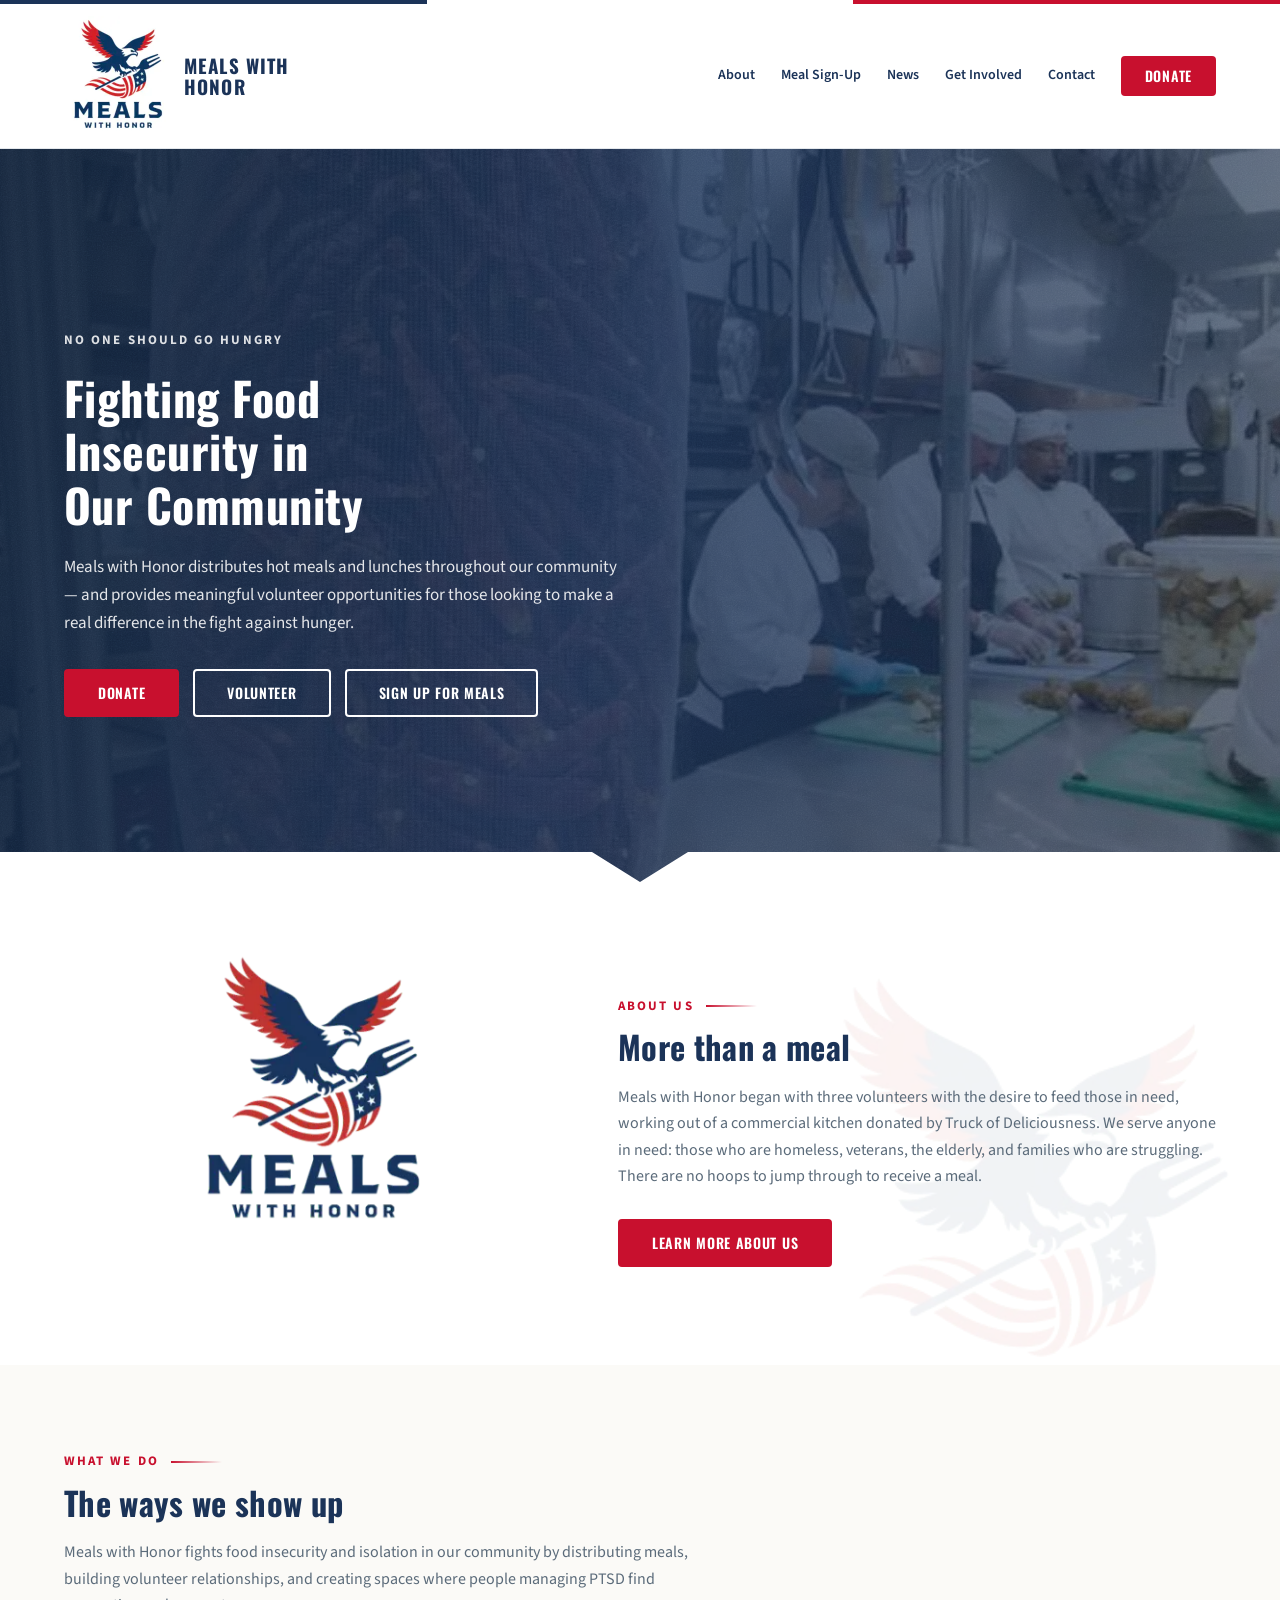
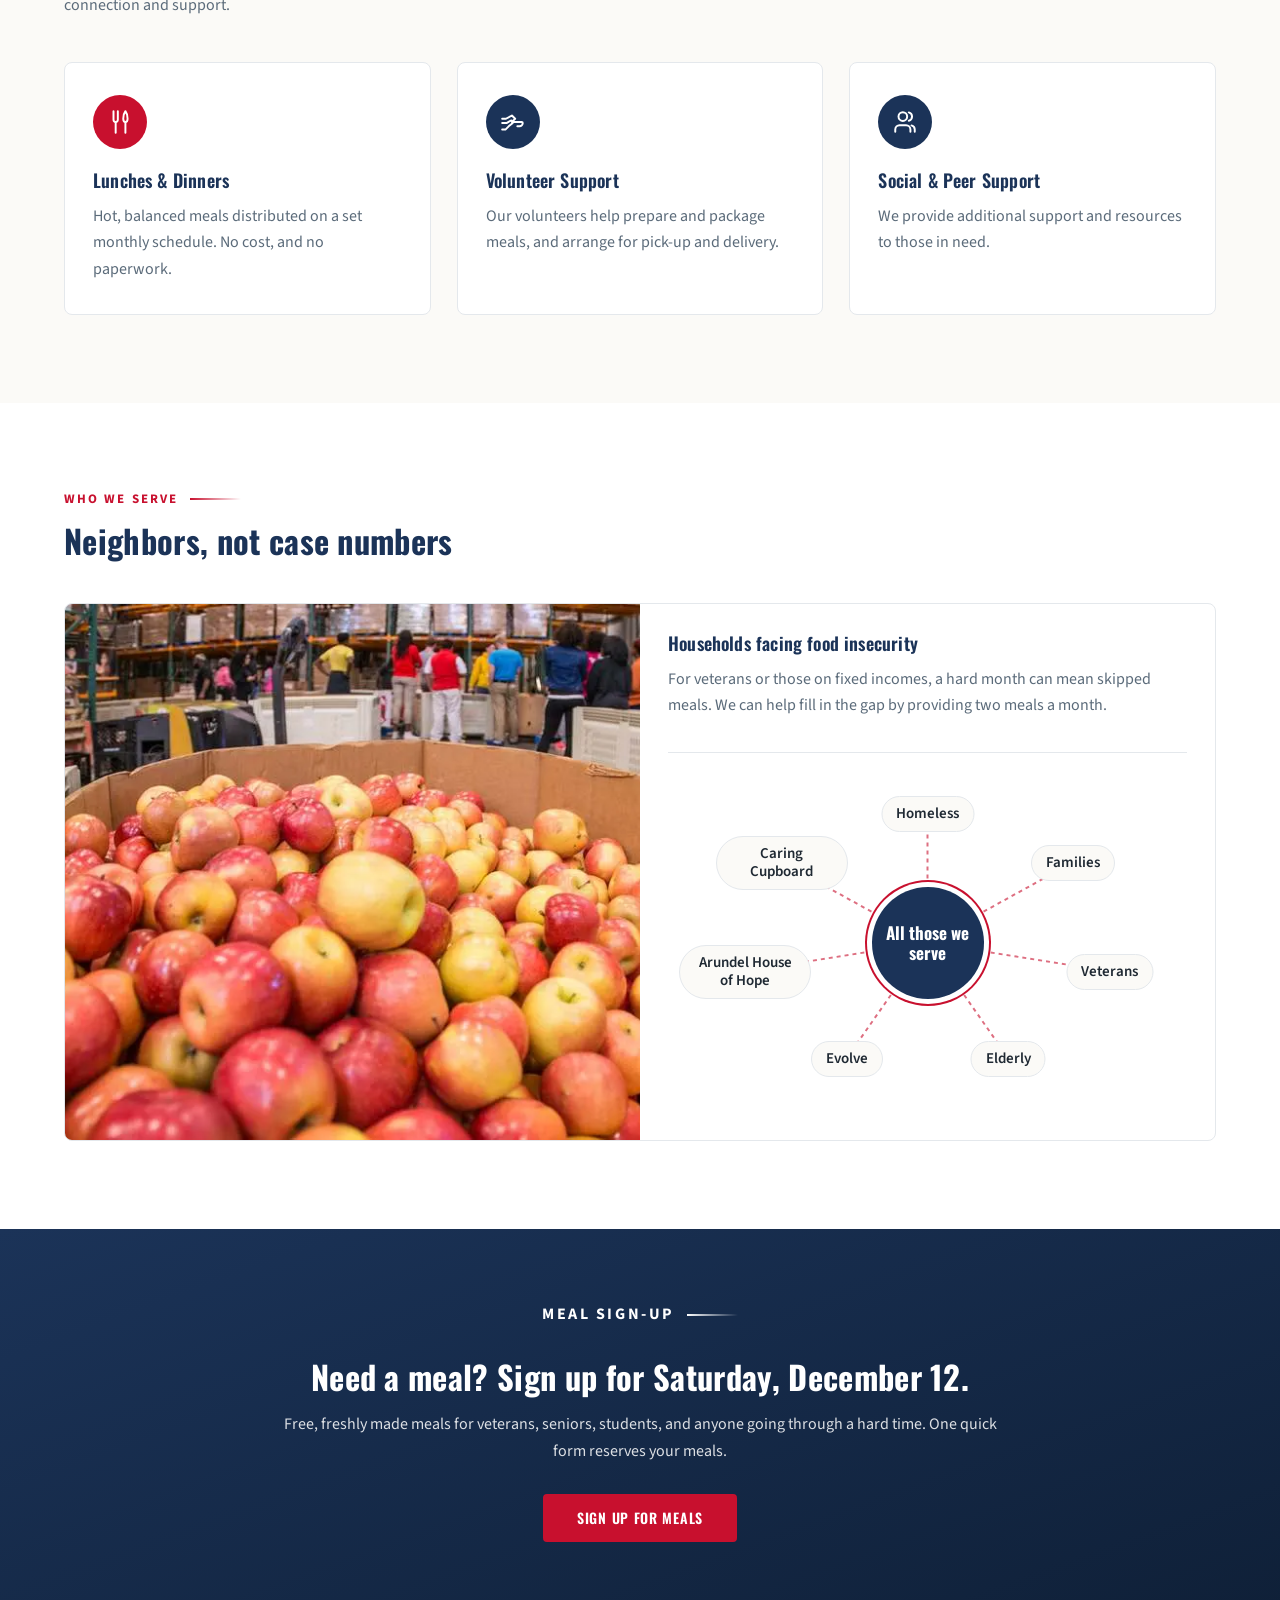
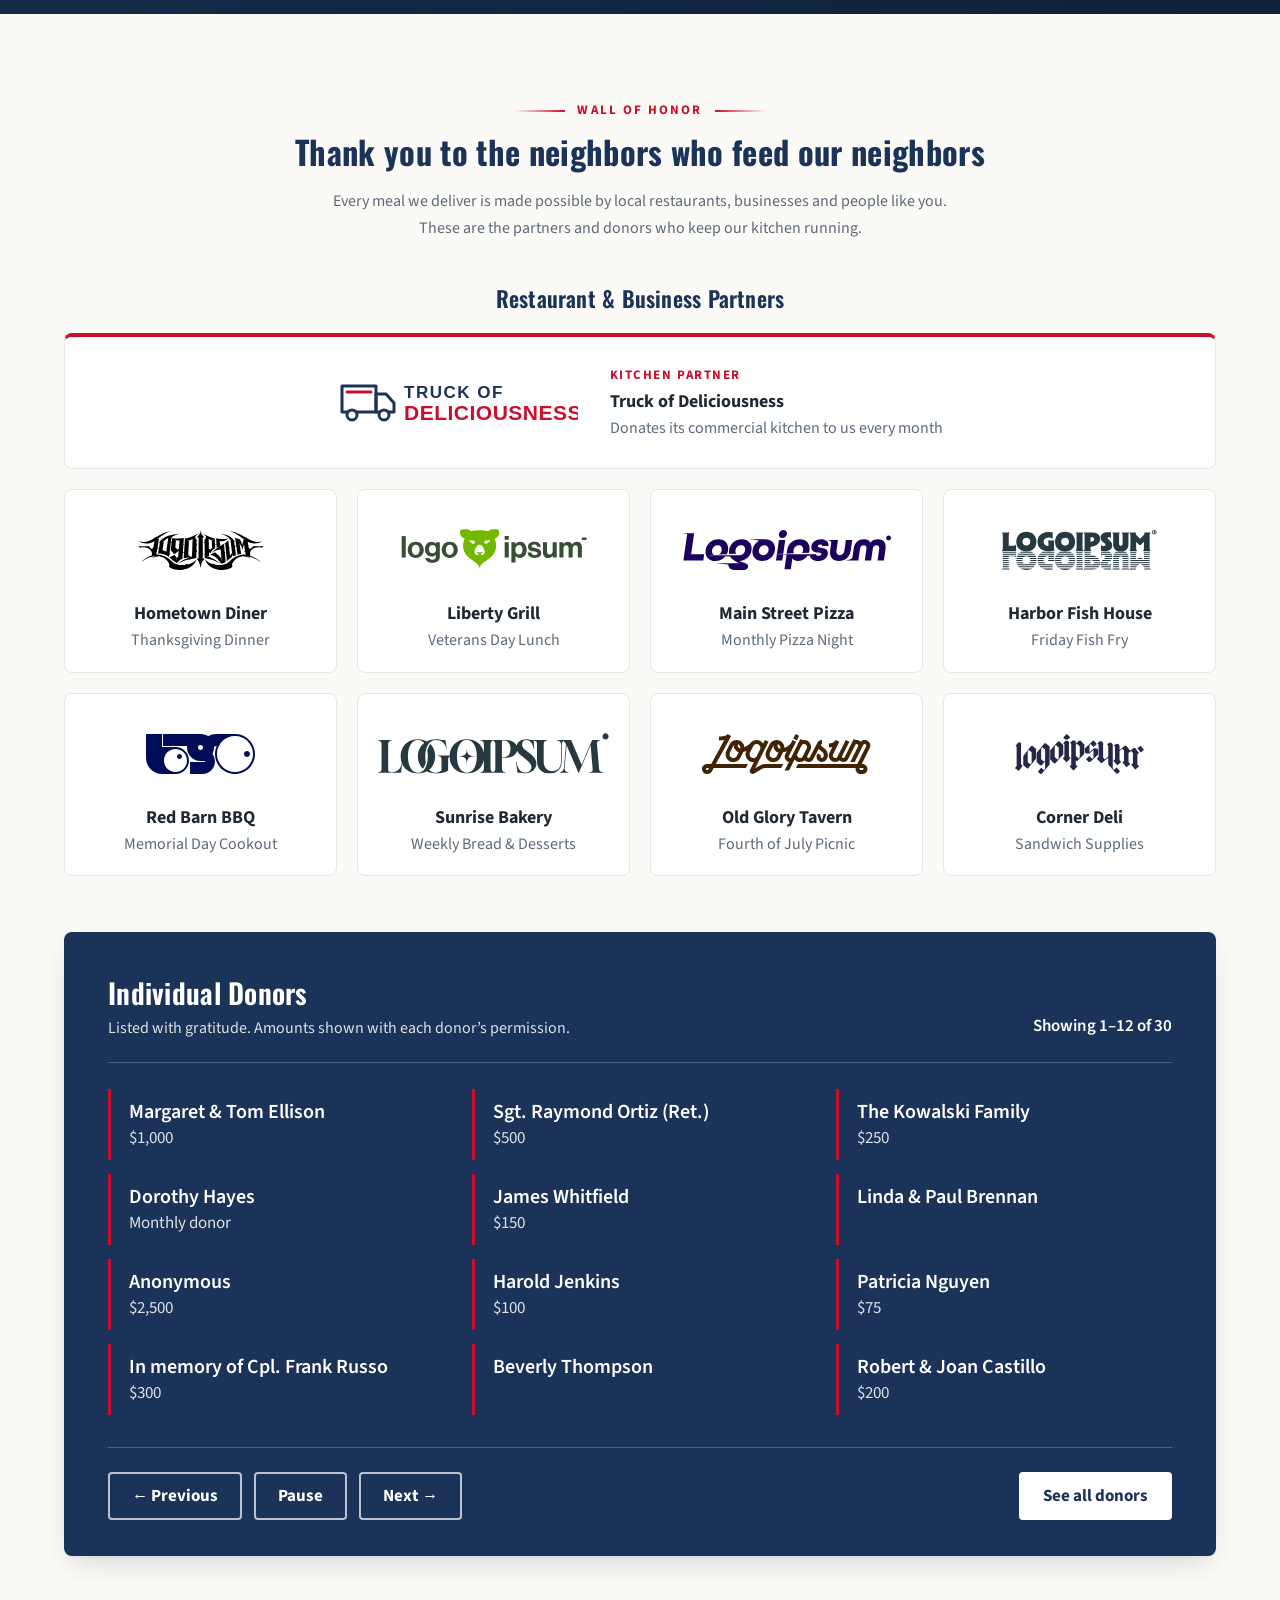
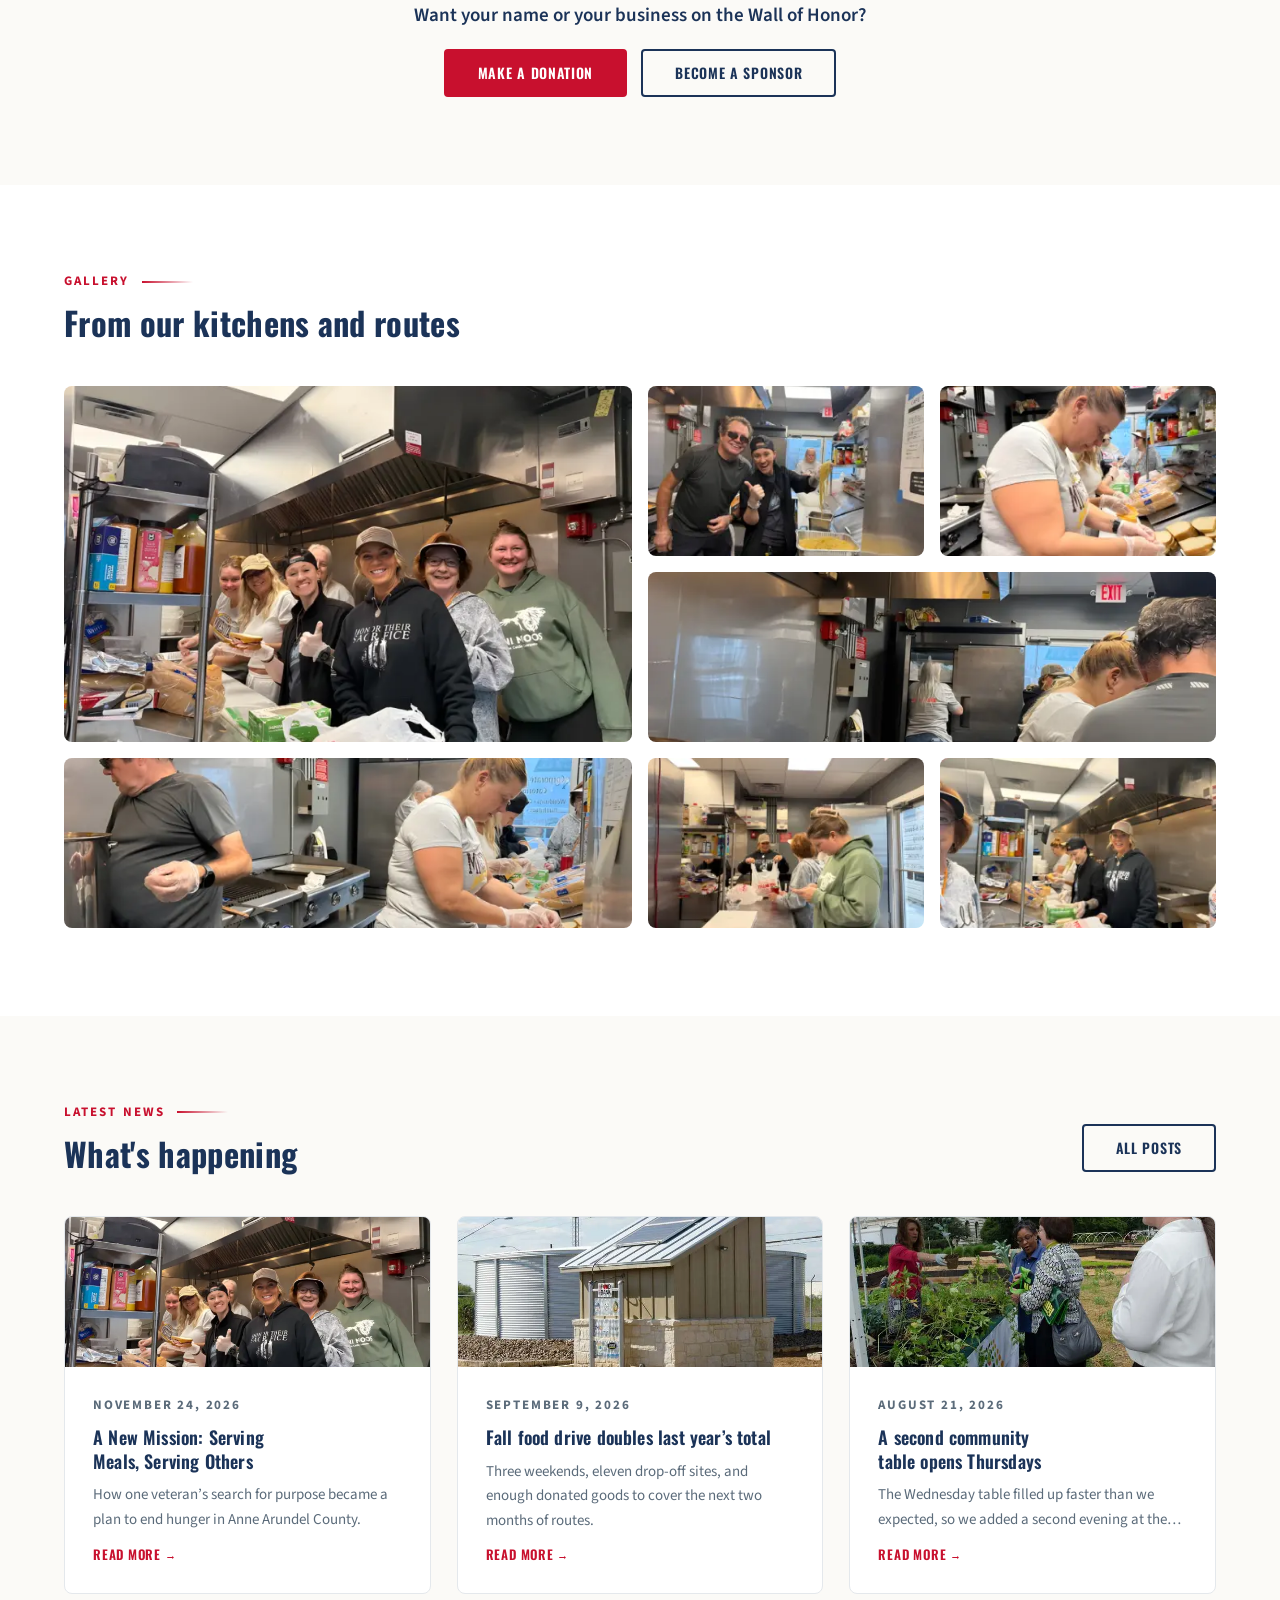
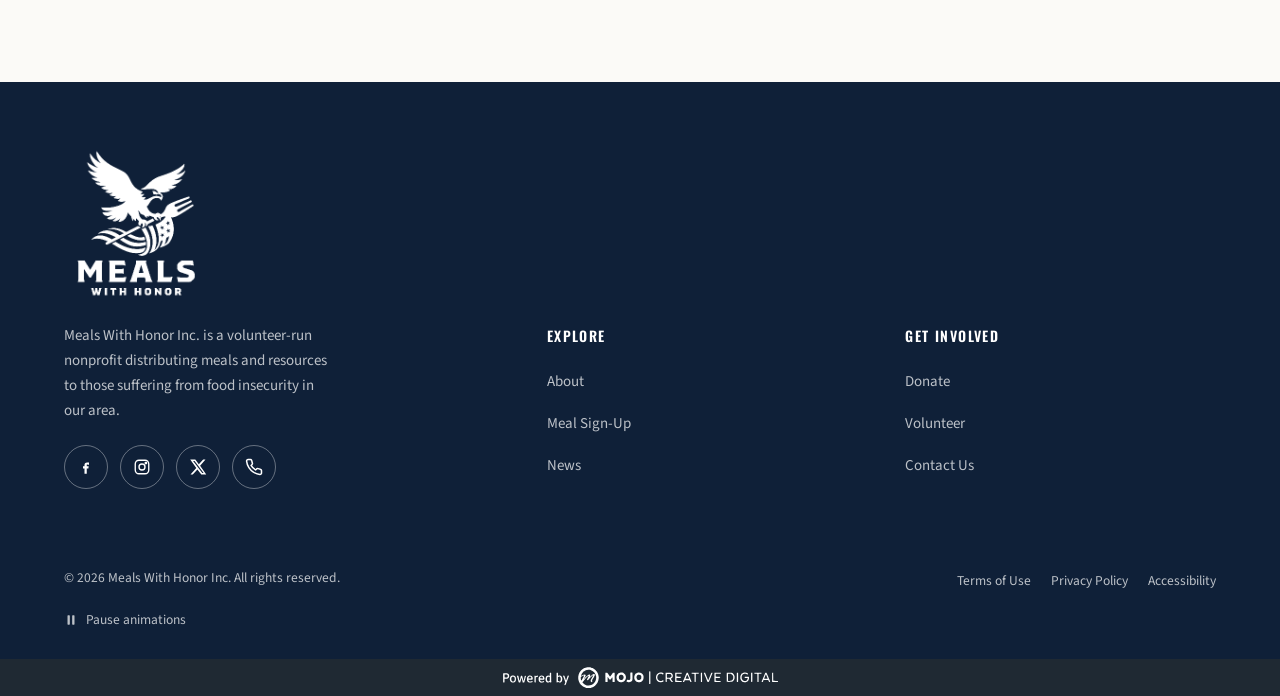
<file: index.html>
<!doctype html>
<html lang="en-US">
<head>
	<meta charset="UTF-8">
	<meta name="viewport" content="width=device-width, initial-scale=1, viewport-fit=cover">
	<meta name='robots' content='noindex, nofollow' />
<script>
(function (h) {
	if (h.getAttribute('data-motion') !== 'off') h.className += ' mwh-js';
	try { if (localStorage.getItem('mwh-motion-paused') === '1') h.setAttribute('data-motion-paused', ''); } catch (e) {}
})(document.documentElement);
</script>

	<title>Meals with Honor</title>
	<meta name="description" content="Meals with Honor delivers free hot lunches and dinners to veterans in our community, with volunteers who stay to share the meal." />
	<meta property="og:locale" content="en_US" />
	<meta property="og:type" content="website" />
	<meta property="og:title" content="Meals with Honor" />
	<meta property="og:description" content="Meals with Honor delivers free hot lunches and dinners to veterans in our community, with volunteers who stay to share the meal." />
	<meta property="og:site_name" content="Meals with Honor" />
	<meta name="twitter:card" content="summary_large_image" />
	<link rel="preload" href="fonts/oswald-var-latin.woff2" as="font" type="font/woff2" crossorigin>
<link rel="preload" href="fonts/source-sans-3-var-latin.woff2" as="font" type="font/woff2" crossorigin>
<meta name="theme-color" content="#1b3358">
<link rel="manifest" href="site.webmanifest">
<link rel="preload" as="image" href="images/hero-jpg.webp" fetchpriority="high">
<style id="wp-img-auto-sizes-contain-inline-css">
img:is([sizes=auto i],[sizes^="auto," i]){contain-intrinsic-size:3000px 1500px}
/*# sourceURL=wp-img-auto-sizes-contain-inline-css */
</style>
<style id="classic-theme-styles-inline-css">
/*! This file is auto-generated */
.wp-block-button__link{color:#fff;background-color:#32373c;border-radius:9999px;box-shadow:none;text-decoration:none;padding:calc(.667em + 2px) calc(1.333em + 2px);font-size:1.125em}.wp-block-file__button{background:#32373c;color:#fff;text-decoration:none}
/*# sourceURL=/wp-includes/css/classic-themes.min.css */
</style>
<link rel='stylesheet' id='elementor-frontend-css' href='css/elementor-frontend.min.css' media='all' />
<style id="elementor-frontend-inline-css">
.elementor-kit-15{--e-global-color-primary:#1B3358;--e-global-color-secondary:#C8102E;--e-global-color-text:#5B6B7A;--e-global-color-accent:#1F2933;--e-global-color-mwhnavydark:#0F2038;--e-global-color-mwhcream:#FBFAF7;--e-global-color-mwhline:#E4E8EC;--e-global-typography-primary-font-family:"Oswald";--e-global-typography-primary-font-weight:700;--e-global-typography-secondary-font-family:"Oswald";--e-global-typography-secondary-font-weight:600;--e-global-typography-text-font-family:"Source Sans 3";--e-global-typography-text-font-weight:400;--e-global-typography-accent-font-family:"Oswald";--e-global-typography-accent-font-weight:600;}.elementor-section.elementor-section-boxed > .elementor-container{max-width:1240px;}.e-con{--container-max-width:1240px;--container-default-padding-top:0px;--container-default-padding-right:0px;--container-default-padding-bottom:0px;--container-default-padding-left:0px;}.elementor-widget:not(:last-child){--kit-widget-spacing:20px;}.elementor-element{--widgets-spacing:20px 20px;--widgets-spacing-row:20px;--widgets-spacing-column:20px;}{}h1.entry-title{display:var(--page-title-display);}@media(max-width:980px){.elementor-section.elementor-section-boxed > .elementor-container{max-width:1024px;}.e-con{--container-max-width:1024px;}}@media(max-width:600px){.elementor-section.elementor-section-boxed > .elementor-container{max-width:767px;}.e-con{--container-max-width:767px;}}
.e-heading-base a, .e-paragraph-base a { all: unset; cursor: pointer; }form[data-element_type="e-form"].form-state-success [data-element_type="e-form-success-message"],form[data-element_type="e-form"].form-state-error [data-element_type="e-form-error-message"]{ display: block; }.elementor-edit-mode [data-element_type="e-form-success-message"]:is(.elementor-element-editable, :has(.elementor-element-editable), :has(> .elementor-empty-view)),.elementor-edit-mode [data-element_type="e-form-error-message"]:is(.elementor-element-editable, :has(.elementor-element-editable), :has(> .elementor-empty-view)){ display: block; }.e-background-video { position: relative; overflow: hidden; }.e-background-video__media { position: absolute; inset: 0; width: 100%; height: 100%; object-fit: cover; pointer-events: none; z-index: 0; }.e-background-video__content { position: relative; z-index: 1; flex: 1 1 auto; }.elementor-edit-mode .e-background-video__content.e-atomic-element:has(> .elementor-empty-view) { display: flex; flex-direction: column; flex: 1 1 auto; min-height: 0; }.elementor-edit-mode .e-background-video__content.e-atomic-element:has(> .elementor-empty-view) > .elementor-empty-view.elementor-empty-view { position: relative; flex: 1 1 auto; min-height: 120px; height: auto; width: 100%; }.elementor-edit-mode .e-background-video__content.e-atomic-element:has(> .elementor-empty-view) > .elementor-empty-view > .elementor-first-add { position: absolute; inset: 0; width: 100%; height: 100%; }.e-background-video__controls { z-index: 2; }.e-background-video__play, .e-background-video__pause { appearance: none; -webkit-appearance: none; }.e-background-video.e-background-video--playing .e-background-video__play { display: none; }.e-background-video.e-background-video--paused .e-background-video__pause { display: none; }.e-background-video:not(.e-background-video--playing):not(.e-background-video--paused) .e-background-video__controls,.e-background-video:not(.e-background-video--playing):not(.e-background-video--paused) .e-background-video__play,.e-background-video:not(.e-background-video--playing):not(.e-background-video--paused) .e-background-video__pause { display: none; }.e-accordion-item-header-base { list-style: none; }.e-accordion-item-header-base::-webkit-details-marker { display: none; }.e-accordion-item-base { interpolate-size: allow-keywords; }.e-accordion-item-base::details-content {block-size: 0; overflow: hidden;transition: block-size .3s ease, content-visibility .3s ease allow-discrete;}.e-accordion-item-base[open]::details-content { block-size: auto; }.e-accordion-item-icon-base.e-accordion-item-icon-base .e-svg-base { width: auto; height: 100%; max-width: 100%; }.e-accordion-item-icon-base.e-accordion-item-icon-base .e-svg-base svg { width: auto !important; }.e-accordion-item-icon-base svg { transition: transform .3s ease; }.e-accordion-item-base[open] > summary .e-accordion-item-icon-base svg { transform: rotate(180deg); }
.elementor-11 .elementor-element.elementor-element-895f67d{--display:flex;}.elementor-11 .elementor-element.elementor-element-75ac586{--display:flex;}.elementor-11 .elementor-element.elementor-element-9a7606e{--display:flex;}.elementor-11 .elementor-element.elementor-element-c977ed4{--display:flex;}.elementor-11 .elementor-element.elementor-element-9d91a1b{--display:flex;}.elementor-11 .elementor-element.elementor-element-f93ba29{--display:flex;}.elementor-11 .elementor-element.elementor-element-b662a36{--display:flex;}
/*# sourceURL=elementor-frontend-inline-css */
</style>
<link rel='stylesheet' id='mwh-main-css' href='css/main.css' media='all' />
<style id="global-styles-inline-css">
:root{--wp--preset--aspect-ratio--square: 1;--wp--preset--aspect-ratio--4-3: 4/3;--wp--preset--aspect-ratio--3-4: 3/4;--wp--preset--aspect-ratio--3-2: 3/2;--wp--preset--aspect-ratio--2-3: 2/3;--wp--preset--aspect-ratio--16-9: 16/9;--wp--preset--aspect-ratio--9-16: 9/16;--wp--preset--color--black: #000000;--wp--preset--color--cyan-bluish-gray: #abb8c3;--wp--preset--color--white: #ffffff;--wp--preset--color--pale-pink: #f78da7;--wp--preset--color--vivid-red: #cf2e2e;--wp--preset--color--luminous-vivid-orange: #ff6900;--wp--preset--color--luminous-vivid-amber: #fcb900;--wp--preset--color--light-green-cyan: #7bdcb5;--wp--preset--color--vivid-green-cyan: #00d084;--wp--preset--color--pale-cyan-blue: #8ed1fc;--wp--preset--color--vivid-cyan-blue: #0693e3;--wp--preset--color--vivid-purple: #9b51e0;--wp--preset--color--mwh-navy: #1b3358;--wp--preset--color--mwh-navy-dark: #0f2038;--wp--preset--color--mwh-red: #c8102e;--wp--preset--color--mwh-ink: #1f2933;--wp--preset--color--mwh-muted: #5b6b7a;--wp--preset--color--mwh-cream: #fbfaf7;--wp--preset--color--mwh-white: #ffffff;--wp--preset--gradient--vivid-cyan-blue-to-vivid-purple: linear-gradient(135deg,rgb(6,147,227) 0%,rgb(155,81,224) 100%);--wp--preset--gradient--light-green-cyan-to-vivid-green-cyan: linear-gradient(135deg,rgb(122,220,180) 0%,rgb(0,208,130) 100%);--wp--preset--gradient--luminous-vivid-amber-to-luminous-vivid-orange: linear-gradient(135deg,rgb(252,185,0) 0%,rgb(255,105,0) 100%);--wp--preset--gradient--luminous-vivid-orange-to-vivid-red: linear-gradient(135deg,rgb(255,105,0) 0%,rgb(207,46,46) 100%);--wp--preset--gradient--very-light-gray-to-cyan-bluish-gray: linear-gradient(135deg,rgb(238,238,238) 0%,rgb(169,184,195) 100%);--wp--preset--gradient--cool-to-warm-spectrum: linear-gradient(135deg,rgb(74,234,220) 0%,rgb(151,120,209) 20%,rgb(207,42,186) 40%,rgb(238,44,130) 60%,rgb(251,105,98) 80%,rgb(254,248,76) 100%);--wp--preset--gradient--blush-light-purple: linear-gradient(135deg,rgb(255,206,236) 0%,rgb(152,150,240) 100%);--wp--preset--gradient--blush-bordeaux: linear-gradient(135deg,rgb(254,205,165) 0%,rgb(254,45,45) 50%,rgb(107,0,62) 100%);--wp--preset--gradient--luminous-dusk: linear-gradient(135deg,rgb(255,203,112) 0%,rgb(199,81,192) 50%,rgb(65,88,208) 100%);--wp--preset--gradient--pale-ocean: linear-gradient(135deg,rgb(255,245,203) 0%,rgb(182,227,212) 50%,rgb(51,167,181) 100%);--wp--preset--gradient--electric-grass: linear-gradient(135deg,rgb(202,248,128) 0%,rgb(113,206,126) 100%);--wp--preset--gradient--midnight: linear-gradient(135deg,rgb(2,3,129) 0%,rgb(40,116,252) 100%);--wp--preset--font-size--small: 14px;--wp--preset--font-size--medium: 20px;--wp--preset--font-size--large: 21px;--wp--preset--font-size--x-large: 42px;--wp--preset--font-size--normal: 16px;--wp--preset--font-size--huge: 34px;--wp--preset--spacing--20: 0.44rem;--wp--preset--spacing--30: 0.67rem;--wp--preset--spacing--40: 1rem;--wp--preset--spacing--50: 1.5rem;--wp--preset--spacing--60: 2.25rem;--wp--preset--spacing--70: 3.38rem;--wp--preset--spacing--80: 5.06rem;--wp--preset--shadow--natural: 6px 6px 9px rgba(0, 0, 0, 0.2);--wp--preset--shadow--deep: 12px 12px 50px rgba(0, 0, 0, 0.4);--wp--preset--shadow--sharp: 6px 6px 0px rgba(0, 0, 0, 0.2);--wp--preset--shadow--outlined: 6px 6px 0px -3px rgb(255, 255, 255), 6px 6px rgb(0, 0, 0);--wp--preset--shadow--crisp: 6px 6px 0px rgb(0, 0, 0);}.wp-block-button{--wp--preset--dimension--25: 25%;--wp--preset--dimension--50: 50%;--wp--preset--dimension--75: 75%;--wp--preset--dimension--100: 100%;}:where(body) { margin: 0; }:where(.is-layout-flex){gap: 0.5em;}:where(.is-layout-grid){gap: 0.5em;}body .is-layout-flex{display: flex;}.is-layout-flex{flex-wrap: wrap;align-items: center;}.is-layout-flex > :is(*, div){margin: 0;}body .is-layout-grid{display: grid;}.is-layout-grid > :is(*, div){margin: 0;}body{padding-top: 0px;padding-right: 0px;padding-bottom: 0px;padding-left: 0px;}:root :where(.wp-element-button, .wp-block-button__link){background-color: #32373c;border-width: 0;color: #fff;font-family: inherit;font-size: inherit;font-style: inherit;font-weight: inherit;letter-spacing: inherit;line-height: inherit;padding-top: calc(0.667em + 2px);padding-right: calc(1.333em + 2px);padding-bottom: calc(0.667em + 2px);padding-left: calc(1.333em + 2px);text-decoration: none;text-transform: inherit;}.has-black-color{color: var(--wp--preset--color--black) !important;}.has-cyan-bluish-gray-color{color: var(--wp--preset--color--cyan-bluish-gray) !important;}.has-white-color{color: var(--wp--preset--color--white) !important;}.has-pale-pink-color{color: var(--wp--preset--color--pale-pink) !important;}.has-vivid-red-color{color: var(--wp--preset--color--vivid-red) !important;}.has-luminous-vivid-orange-color{color: var(--wp--preset--color--luminous-vivid-orange) !important;}.has-luminous-vivid-amber-color{color: var(--wp--preset--color--luminous-vivid-amber) !important;}.has-light-green-cyan-color{color: var(--wp--preset--color--light-green-cyan) !important;}.has-vivid-green-cyan-color{color: var(--wp--preset--color--vivid-green-cyan) !important;}.has-pale-cyan-blue-color{color: var(--wp--preset--color--pale-cyan-blue) !important;}.has-vivid-cyan-blue-color{color: var(--wp--preset--color--vivid-cyan-blue) !important;}.has-vivid-purple-color{color: var(--wp--preset--color--vivid-purple) !important;}.has-mwh-navy-color{color: var(--wp--preset--color--mwh-navy) !important;}.has-mwh-navy-dark-color{color: var(--wp--preset--color--mwh-navy-dark) !important;}.has-mwh-red-color{color: var(--wp--preset--color--mwh-red) !important;}.has-mwh-ink-color{color: var(--wp--preset--color--mwh-ink) !important;}.has-mwh-muted-color{color: var(--wp--preset--color--mwh-muted) !important;}.has-mwh-cream-color{color: var(--wp--preset--color--mwh-cream) !important;}.has-mwh-white-color{color: var(--wp--preset--color--mwh-white) !important;}.has-black-background-color{background-color: var(--wp--preset--color--black) !important;}.has-cyan-bluish-gray-background-color{background-color: var(--wp--preset--color--cyan-bluish-gray) !important;}.has-white-background-color{background-color: var(--wp--preset--color--white) !important;}.has-pale-pink-background-color{background-color: var(--wp--preset--color--pale-pink) !important;}.has-vivid-red-background-color{background-color: var(--wp--preset--color--vivid-red) !important;}.has-luminous-vivid-orange-background-color{background-color: var(--wp--preset--color--luminous-vivid-orange) !important;}.has-luminous-vivid-amber-background-color{background-color: var(--wp--preset--color--luminous-vivid-amber) !important;}.has-light-green-cyan-background-color{background-color: var(--wp--preset--color--light-green-cyan) !important;}.has-vivid-green-cyan-background-color{background-color: var(--wp--preset--color--vivid-green-cyan) !important;}.has-pale-cyan-blue-background-color{background-color: var(--wp--preset--color--pale-cyan-blue) !important;}.has-vivid-cyan-blue-background-color{background-color: var(--wp--preset--color--vivid-cyan-blue) !important;}.has-vivid-purple-background-color{background-color: var(--wp--preset--color--vivid-purple) !important;}.has-mwh-navy-background-color{background-color: var(--wp--preset--color--mwh-navy) !important;}.has-mwh-navy-dark-background-color{background-color: var(--wp--preset--color--mwh-navy-dark) !important;}.has-mwh-red-background-color{background-color: var(--wp--preset--color--mwh-red) !important;}.has-mwh-ink-background-color{background-color: var(--wp--preset--color--mwh-ink) !important;}.has-mwh-muted-background-color{background-color: var(--wp--preset--color--mwh-muted) !important;}.has-mwh-cream-background-color{background-color: var(--wp--preset--color--mwh-cream) !important;}.has-mwh-white-background-color{background-color: var(--wp--preset--color--mwh-white) !important;}.has-black-border-color{border-color: var(--wp--preset--color--black) !important;}.has-cyan-bluish-gray-border-color{border-color: var(--wp--preset--color--cyan-bluish-gray) !important;}.has-white-border-color{border-color: var(--wp--preset--color--white) !important;}.has-pale-pink-border-color{border-color: var(--wp--preset--color--pale-pink) !important;}.has-vivid-red-border-color{border-color: var(--wp--preset--color--vivid-red) !important;}.has-luminous-vivid-orange-border-color{border-color: var(--wp--preset--color--luminous-vivid-orange) !important;}.has-luminous-vivid-amber-border-color{border-color: var(--wp--preset--color--luminous-vivid-amber) !important;}.has-light-green-cyan-border-color{border-color: var(--wp--preset--color--light-green-cyan) !important;}.has-vivid-green-cyan-border-color{border-color: var(--wp--preset--color--vivid-green-cyan) !important;}.has-pale-cyan-blue-border-color{border-color: var(--wp--preset--color--pale-cyan-blue) !important;}.has-vivid-cyan-blue-border-color{border-color: var(--wp--preset--color--vivid-cyan-blue) !important;}.has-vivid-purple-border-color{border-color: var(--wp--preset--color--vivid-purple) !important;}.has-mwh-navy-border-color{border-color: var(--wp--preset--color--mwh-navy) !important;}.has-mwh-navy-dark-border-color{border-color: var(--wp--preset--color--mwh-navy-dark) !important;}.has-mwh-red-border-color{border-color: var(--wp--preset--color--mwh-red) !important;}.has-mwh-ink-border-color{border-color: var(--wp--preset--color--mwh-ink) !important;}.has-mwh-muted-border-color{border-color: var(--wp--preset--color--mwh-muted) !important;}.has-mwh-cream-border-color{border-color: var(--wp--preset--color--mwh-cream) !important;}.has-mwh-white-border-color{border-color: var(--wp--preset--color--mwh-white) !important;}.has-vivid-cyan-blue-to-vivid-purple-gradient-background{background: var(--wp--preset--gradient--vivid-cyan-blue-to-vivid-purple) !important;}.has-light-green-cyan-to-vivid-green-cyan-gradient-background{background: var(--wp--preset--gradient--light-green-cyan-to-vivid-green-cyan) !important;}.has-luminous-vivid-amber-to-luminous-vivid-orange-gradient-background{background: var(--wp--preset--gradient--luminous-vivid-amber-to-luminous-vivid-orange) !important;}.has-luminous-vivid-orange-to-vivid-red-gradient-background{background: var(--wp--preset--gradient--luminous-vivid-orange-to-vivid-red) !important;}.has-very-light-gray-to-cyan-bluish-gray-gradient-background{background: var(--wp--preset--gradient--very-light-gray-to-cyan-bluish-gray) !important;}.has-cool-to-warm-spectrum-gradient-background{background: var(--wp--preset--gradient--cool-to-warm-spectrum) !important;}.has-blush-light-purple-gradient-background{background: var(--wp--preset--gradient--blush-light-purple) !important;}.has-blush-bordeaux-gradient-background{background: var(--wp--preset--gradient--blush-bordeaux) !important;}.has-luminous-dusk-gradient-background{background: var(--wp--preset--gradient--luminous-dusk) !important;}.has-pale-ocean-gradient-background{background: var(--wp--preset--gradient--pale-ocean) !important;}.has-electric-grass-gradient-background{background: var(--wp--preset--gradient--electric-grass) !important;}.has-midnight-gradient-background{background: var(--wp--preset--gradient--midnight) !important;}.has-small-font-size{font-size: var(--wp--preset--font-size--small) !important;}.has-medium-font-size{font-size: var(--wp--preset--font-size--medium) !important;}.has-large-font-size{font-size: var(--wp--preset--font-size--large) !important;}.has-x-large-font-size{font-size: var(--wp--preset--font-size--x-large) !important;}.has-normal-font-size{font-size: var(--wp--preset--font-size--normal) !important;}.has-huge-font-size{font-size: var(--wp--preset--font-size--huge) !important;}
/*# sourceURL=global-styles-inline-css */
</style>
<link rel='stylesheet' id='base-desktop-css' href='css/base-desktop.css' media='all' />
<link rel='stylesheet' id='base-mobile-css' href='css/base-mobile.css' media='(max-width:600px)' />
<link rel='stylesheet' id='mwh-wall-of-honor-css' href='css/wall-of-honor.css' media='all' />
<link rel="icon" href="images/favicon-512-32x32.png" sizes="32x32" />
<link rel="icon" href="images/favicon-512-192x192.png" sizes="192x192" />
<link rel="apple-touch-icon" href="images/favicon-512-180x180.png" />
</head>

<body class="home wp-singular page-template-default page page-id-11 wp-custom-logo wp-embed-responsive wp-theme-meals-with-honor elementor-default elementor-kit-15 elementor-page elementor-page-11">

<a class="mwh-skip" href="#main">Skip to content</a>

<header class="mwh-header">
	<div class="mwh-header__inner">
			<a class="mwh-brand" href="index.html" aria-current="page">
		<img width="216" height="240" src="images/logo-216x240-png.webp" class="mwh-brand__mark" alt="" fetchpriority="auto" sizes="108px" decoding="async" srcset="images/logo-216x240-png.webp 216w, images/logo-270x300-png.webp 270w, images/logo-png.webp 304w" />		<span class="mwh-brand__word">Meals with<br>Honor</span>
	</a>
	
								<button class="mwh-navtoggle" id="navToggle" type="button"
					aria-expanded="false" aria-controls="primaryNav"
					aria-label="Open menu">
				<span class="mwh-navtoggle__bars"><svg aria-hidden="true" focusable="false" xmlns="http://www.w3.org/2000/svg" width="24" height="24" viewbox="0 0 24 24" fill="none" stroke="currentColor" stroke-width="2" stroke-linecap="round" stroke-linejoin="round"><path d="M3 6h18M3 12h18M3 18h18" /></svg></span>
				<span class="mwh-navtoggle__x"><svg aria-hidden="true" focusable="false" xmlns="http://www.w3.org/2000/svg" width="24" height="24" viewbox="0 0 24 24" fill="none" stroke="currentColor" stroke-width="2" stroke-linecap="round" stroke-linejoin="round"><path d="M18 6L6 18M6 6l12 12" /></svg></span>
			</button>

			<nav class="mwh-nav" id="primaryNav" aria-label="Primary">
				<a href="about.html">About</a><a href="programs.html">Meal Sign-Up</a><a href="news.html">News</a><a href="get-involved.html">Get Involved</a><a href="contact.html">Contact</a><a href="get-involved.html#donate" class="mwh-btn mwh-btn-red mwh-btn--sm">Donate</a>			</nav>
			</div>
</header>

<div class="mwh-navscrim" data-open="false"></div>

<main id="main">
		<div data-elementor-type="wp-page" data-elementor-id="11" class="elementor elementor-11">
				<div class="elementor-element elementor-element-895f67d e-con-full e-flex e-con e-parent" data-id="895f67d" data-element_type="container" data-e-type="container">
				<div class="elementor-element elementor-element-8889f8e elementor-widget elementor-widget-mwh-hero mwh-band-widget" data-id="8889f8e" data-element_type="widget" data-e-type="widget" data-widget_type="mwh-hero.default">
				<div class="elementor-widget-container">
							<section class="mwh-hero">
											<div class="mwh-heroslides" aria-hidden="true">
												<span style="background-image:url(images/hero-jpg.webp);background-position:center 40%"></span>
																		<span data-bg="images/gallery-05-featured-jpg.webp" style="background-position:center 22%"></span>
																		<span data-bg="images/news-02-jpg.webp" style="background-position:center top"></span>
															</div>
			
			<div class="mwh-hero__inner">
				<p class="mwh-kicker">No One Should Go Hungry</p><h1 class="mwh-hero-heading">Fighting Food Insecurity in Our Community</h1><p class="mwh-hero__copy">
Meals with Honor distributes hot meals and lunches throughout our community — and provides meaningful volunteer opportunities for those looking to make a real difference in the fight against hunger. </p><div class="mwh-btn-row"><a class="mwh-btn mwh-btn-red" href="get-involved.html#donate">Donate</a><a class="mwh-btn mwh-btn-outline-white" href="get-involved.html#volunteer">Volunteer</a><a class="mwh-btn mwh-btn-outline-white" href="programs.html#request-meals">Sign Up for Meals</a></div>			</div>

								<a class="mwh-hero__cue" href="#about-us"><span class="mwh-sr">Scroll to the next section</span></a>
						</section>
						</div>
				</div>
				</div>
		<div class="elementor-element elementor-element-75ac586 e-con-full e-flex e-con e-parent" data-id="75ac586" data-element_type="container" data-e-type="container">
				<div class="elementor-element elementor-element-2459b7f elementor-widget elementor-widget-mwh-split mwh-band-widget" data-id="2459b7f" data-element_type="widget" data-e-type="widget" data-widget_type="mwh-split.default">
				<div class="elementor-widget-container">
					<section class="mwh-section mwh-section--mark" id="about-us"><div class="mwh-wrap mwh-split mwh-split--center mwh-split--aside-left"><div class="mwh-split__main"><p class="mwh-kicker">About Us</p><h2 class="mwh-heading">More than a meal</h2><div class="mwh-prose"><p>Meals with Honor began with three volunteers with the desire to feed those in need, working out of a commercial kitchen donated by Truck of Deliciousness. We serve anyone in need: those who are homeless, veterans, the elderly, and families who are struggling. There are no hoops to jump through to receive a meal.</p></div><div class="mwh-btn-row" style="margin-top:30px"><a class="mwh-btn mwh-btn-red" href="about.html">Learn More About Us</a></div></div><div class="mwh-split__aside mwh-split__aside--contain mwh-split__aside--parallax"><img width="304" height="338" src="images/logo-transparent-png.webp" class="attachment-medium_large size-medium_large" alt="Meals with Honor" loading="lazy" decoding="async" style="width:100%;height:auto" srcset="images/logo-transparent-png.webp 304w, images/logo-transparent-270x300-png.webp 270w, images/logo-transparent-216x240-png.webp 216w" sizes="auto, (max-width: 304px) 100vw, 304px" /></div></div></section>				</div>
				</div>
				</div>
		<div class="elementor-element elementor-element-9a7606e e-con-full e-flex e-con e-parent" data-id="9a7606e" data-element_type="container" data-e-type="container">
				<div class="elementor-element elementor-element-6ed047a elementor-widget elementor-widget-mwh-cards mwh-band-widget" data-id="6ed047a" data-element_type="widget" data-e-type="widget" data-widget_type="mwh-cards.default">
				<div class="elementor-widget-container">
					<section class="mwh-section mwh-section--alt" id="what-we-do"><div class="mwh-wrap"><div class="mwh-section-head"><p class="mwh-kicker">What We Do</p><h2 class="mwh-heading">The ways we show up</h2><p class="mwh-copy">Meals with Honor fights food insecurity and isolation in our community by distributing meals, building volunteer relationships, and creating spaces where people managing PTSD find connection and support.</p></div><div class="mwh-grid-3"><article class="mwh-card"><div class="mwh-badge mwh-badge--red"><svg aria-hidden="true" focusable="false" xmlns="http://www.w3.org/2000/svg" width="24" height="24" viewbox="0 0 24 24" fill="none" stroke="currentColor" stroke-width="1.8" stroke-linecap="round" stroke-linejoin="round"><path d="M6 2v8a2 2 0 0 0 2 2h0a2 2 0 0 0 2-2V2" />
  <path d="M8 12v10" />
  <path d="M17 2c-1.5 2-2 4.5-2 7 0 2 1 3 2 3s2-1 2-3c0-2.5-.5-5-2-7Z" />
  <path d="M17 12v10" />
</svg></div><h3 class="mwh-card-heading">Lunches &amp; Dinners</h3><p class="mwh-copy">Hot, balanced meals distributed on a set monthly schedule. No cost, and no paperwork.</p></article><article class="mwh-card"><div class="mwh-badge mwh-badge--navy"><svg aria-hidden="true" focusable="false" xmlns="http://www.w3.org/2000/svg" width="24" height="24" viewbox="0 0 24 24" fill="none" stroke="currentColor" stroke-width="1.8" stroke-linecap="round" stroke-linejoin="round"><path d="M11 12h9a1 1 0 0 1 1 1 3 3 0 0 1-3 3h-2" />
  <path d="M2 13h4l3.5-2a1.5 1.5 0 0 1 2 2.2L8 16l-3 3H2" />
  <path d="M2 9h3.5L11 6l3 3-2 2" />
</svg></div><h3 class="mwh-card-heading">Volunteer Support</h3><p class="mwh-copy">Our volunteers help prepare and package meals, and arrange for pick-up and delivery.</p></article><article class="mwh-card"><div class="mwh-badge mwh-badge--navy"><svg aria-hidden="true" focusable="false" xmlns="http://www.w3.org/2000/svg" width="24" height="24" viewbox="0 0 24 24" fill="none" stroke="currentColor" stroke-width="1.8" stroke-linecap="round" stroke-linejoin="round"><path d="M17 21v-2a4 4 0 0 0-4-4H7a4 4 0 0 0-4 4v2" />
  <circle cx="10" cy="7" r="4" />
  <path d="M21 21v-2a4 4 0 0 0-3-3.87" />
  <path d="M15.5 3.13a4 4 0 0 1 0 7.75" />
</svg></div><h3 class="mwh-card-heading">Social &amp; Peer Support</h3><p class="mwh-copy">We provide additional support and resources to those in need.</p></article></div></div></section>				</div>
				</div>
				</div>
		<div class="elementor-element elementor-element-c977ed4 e-con-full e-flex e-con e-parent" data-id="c977ed4" data-element_type="container" data-e-type="container">
				<div class="elementor-element elementor-element-87565f8 elementor-widget elementor-widget-mwh-cards mwh-band-widget" data-id="87565f8" data-element_type="widget" data-e-type="widget" data-widget_type="mwh-cards.default">
				<div class="elementor-widget-container">
					<section class="mwh-section" id="who-we-serve"><div class="mwh-wrap"><div class="mwh-section-head"><p class="mwh-kicker">Who We Serve</p><h2 class="mwh-heading">Neighbors, not case numbers</h2></div><div class="mwh-who-single"><article class="mwh-card mwh-card--media"><img width="700" height="550" src="images/who-we-serve-food-insecurity-jpg.webp" class="attachment-mwh-card-media size-mwh-card-media" alt="A large bin of fresh apples in a food bank warehouse, with volunteers in the background" loading="lazy" decoding="async" srcset="images/who-we-serve-food-insecurity-jpg.webp 700w, images/who-we-serve-food-insecurity-300x236-jpg.webp 300w, images/who-we-serve-food-insecurity-305x240-jpg.webp 305w" sizes="auto, (max-width: 700px) 100vw, 700px" /><div class="mwh-card__body"><h3 class="mwh-card-heading">Households facing food insecurity</h3><p class="mwh-copy">For veterans or those on fixed incomes, a hard month can mean skipped meals. We can help fill in the gap by providing two meals a month.</p><div class="mwh-mindmap"><svg class="mwh-mindmap__lines" viewBox="0 0 100 100" preserveAspectRatio="none" aria-hidden="true" focusable="false"><line x1="50" y1="50" x2="50.0" y2="12.0"/><line x1="50" y1="50" x2="78.1" y2="26.3"/><line x1="50" y1="50" x2="85.1" y2="58.5"/><line x1="50" y1="50" x2="65.6" y2="84.2"/><line x1="50" y1="50" x2="34.4" y2="84.2"/><line x1="50" y1="50" x2="14.9" y2="58.5"/><line x1="50" y1="50" x2="21.9" y2="26.3"/></svg><p class="mwh-mindmap__hub" id="who-we-serve-hub">All those we serve</p><ul class="mwh-mindmap__nodes" role="list" aria-labelledby="who-we-serve-hub"><li style="--x:50.0%;--y:12.0%">Homeless</li><li style="--x:78.1%;--y:26.3%">Families</li><li style="--x:85.1%;--y:58.5%">Veterans</li><li style="--x:65.6%;--y:84.2%">Elderly</li><li style="--x:34.4%;--y:84.2%">Evolve</li><li style="--x:14.9%;--y:58.5%">Arundel House of Hope</li><li style="--x:21.9%;--y:26.3%">Caring Cupboard</li></ul></div></div></article></div></div></section>				</div>
				</div>
				</div>
		<div class="elementor-element elementor-element-9d91a1b e-con-full e-flex e-con e-parent" data-id="9d91a1b" data-element_type="container" data-e-type="container">
				<div class="elementor-element elementor-element-33b2b1a elementor-widget elementor-widget-mwh-split mwh-band-widget" data-id="33b2b1a" data-element_type="widget" data-e-type="widget" data-widget_type="mwh-split.default">
				<div class="elementor-widget-container">
					<!-- Meal sign-up prompt (form lives on programs.html) -->
<section class="mwh-cta mwh-meal-cta" id="request-meals"><div class="mwh-cta__inner"><p class="mwh-kicker">Meal Sign-Up</p><h2>Need a meal? Sign up for Saturday, December 12.</h2><p>Free, freshly made meals for veterans, seniors, students, and anyone going through a hard time. One quick form reserves your meals.</p><div class="mwh-btn-row"><a class="mwh-btn mwh-btn-red" href="programs.html#request-meals">Sign Up for Meals</a></div></div></section>
				</div>
				</div>
				</div>
		<!-- ============ Wall of Honor: sponsors & donors (added for ColorMocks) ============ -->
		<div class="elementor-element e-con-full e-flex e-con e-parent">
			<section class="mwh-section mwh-section--alt mwh-woh" id="wall-of-honor" aria-labelledby="woh-heading">
				<div class="mwh-wrap">
					<div class="mwh-section-head mwh-woh__head">
						<p class="mwh-kicker">Wall of Honor</p>
						<h2 class="mwh-heading" id="woh-heading">Thank you to the neighbors who feed our neighbors</h2>
						<p class="mwh-copy">Every meal we deliver is made possible by local restaurants, businesses and people like you. These are the partners and donors who keep our kitchen running.</p>
					</div>

					<!-- Business partners: logos + plain-text name, always visible -->
					<h3 class="mwh-woh__subhead">Restaurant &amp; Business Partners</h3>
					<ul class="mwh-woh__logos" role="list">
						<li class="mwh-woh__logo-card mwh-woh__logo-card--featured"><div class="mwh-woh__logo"><img src="images/sponsors/truck-of-deliciousness.svg" alt="" width="240" height="64" loading="lazy"></div><div><p class="mwh-woh__tag">Kitchen Partner</p><p class="mwh-woh__biz">Truck of Deliciousness</p><p class="mwh-woh__gift">Donates its commercial kitchen to us every month</p></div></li>
						<li class="mwh-woh__logo-card"><div class="mwh-woh__logo"><img src="images/sponsors/hometown-diner.svg" alt="" width="128" height="40" loading="lazy"></div><p class="mwh-woh__biz">Hometown Diner</p><p class="mwh-woh__gift">Thanksgiving Dinner</p></li>
						<li class="mwh-woh__logo-card"><div class="mwh-woh__logo"><img src="images/sponsors/liberty-grill.svg" alt="" width="186" height="41" loading="lazy"></div><p class="mwh-woh__biz">Liberty Grill</p><p class="mwh-woh__gift">Veterans Day Lunch</p></li>
						<li class="mwh-woh__logo-card"><div class="mwh-woh__logo"><img src="images/sponsors/main-street-pizza.svg" alt="" width="209" height="40" loading="lazy"></div><p class="mwh-woh__biz">Main Street Pizza</p><p class="mwh-woh__gift">Monthly Pizza Night</p></li>
						<li class="mwh-woh__logo-card"><div class="mwh-woh__logo"><img src="images/sponsors/harbor-fish-house.svg" alt="" width="155" height="40" loading="lazy"></div><p class="mwh-woh__biz">Harbor Fish House</p><p class="mwh-woh__gift">Friday Fish Fry</p></li>
						<li class="mwh-woh__logo-card"><div class="mwh-woh__logo"><img src="images/sponsors/red-barn-bbq.svg" alt="" width="109" height="40" loading="lazy"></div><p class="mwh-woh__biz">Red Barn BBQ</p><p class="mwh-woh__gift">Memorial Day Cookout</p></li>
						<li class="mwh-woh__logo-card"><div class="mwh-woh__logo"><img src="images/sponsors/sunrise-bakery.svg" alt="" width="235" height="41" loading="lazy"></div><p class="mwh-woh__biz">Sunrise Bakery</p><p class="mwh-woh__gift">Weekly Bread &amp; Desserts</p></li>
						<li class="mwh-woh__logo-card"><div class="mwh-woh__logo"><img src="images/sponsors/old-glory-tavern.svg" alt="" width="169" height="40" loading="lazy"></div><p class="mwh-woh__biz">Old Glory Tavern</p><p class="mwh-woh__gift">Fourth of July Picnic</p></li>
						<li class="mwh-woh__logo-card"><div class="mwh-woh__logo"><img src="images/sponsors/corner-deli.svg" alt="" width="129" height="40" loading="lazy"></div><p class="mwh-woh__biz">Corner Deli</p><p class="mwh-woh__gift">Sandwich Supplies</p></li>
					</ul>

					<!-- Individual donors: plaque-style wall; rotates slowly in groups, with controls -->
					<div class="mwh-woh__wall" data-woh-wall>
						<div class="mwh-woh__wall-head">
							<div>
								<h3 class="mwh-woh__wall-title">Individual Donors</h3>
								<p class="mwh-woh__wall-note">Listed with gratitude. Amounts shown with each donor&rsquo;s permission.</p>
							</div>
							<p class="mwh-woh__status" data-woh-status aria-live="off"></p>
						</div>

						<ul class="mwh-woh__names" role="list" data-woh-names>
							<li><span class="mwh-woh__name">Margaret &amp; Tom Ellison</span><span class="mwh-woh__amt">$1,000</span></li>
							<li><span class="mwh-woh__name">Sgt. Raymond Ortiz (Ret.)</span><span class="mwh-woh__amt">$500</span></li>
							<li><span class="mwh-woh__name">The Kowalski Family</span><span class="mwh-woh__amt">$250</span></li>
							<li><span class="mwh-woh__name">Dorothy Hayes</span><span class="mwh-woh__amt">Monthly donor</span></li>
							<li><span class="mwh-woh__name">James Whitfield</span><span class="mwh-woh__amt">$150</span></li>
							<li><span class="mwh-woh__name">Linda &amp; Paul Brennan</span></li>
							<li><span class="mwh-woh__name">Anonymous</span><span class="mwh-woh__amt">$2,500</span></li>
							<li><span class="mwh-woh__name">Harold Jenkins</span><span class="mwh-woh__amt">$100</span></li>
							<li><span class="mwh-woh__name">Patricia Nguyen</span><span class="mwh-woh__amt">$75</span></li>
							<li><span class="mwh-woh__name">In memory of Cpl. Frank Russo</span><span class="mwh-woh__amt">$300</span></li>
							<li><span class="mwh-woh__name">Beverly Thompson</span></li>
							<li><span class="mwh-woh__name">Robert &amp; Joan Castillo</span><span class="mwh-woh__amt">$200</span></li>
							<li><span class="mwh-woh__name">Walter Greene</span><span class="mwh-woh__amt">Monthly donor</span></li>
							<li><span class="mwh-woh__name">Susan Abernathy</span><span class="mwh-woh__amt">$50</span></li>
							<li><span class="mwh-woh__name">The Okafor Family</span><span class="mwh-woh__amt">$125</span></li>
							<li><span class="mwh-woh__name">Eleanor Mitchell</span></li>
							<li><span class="mwh-woh__name">George &amp; Ruth Patel</span><span class="mwh-woh__amt">$400</span></li>
							<li><span class="mwh-woh__name">Lt. Col. Diane Foster (Ret.)</span><span class="mwh-woh__amt">$1,000</span></li>
							<li><span class="mwh-woh__name">Charles Webb</span><span class="mwh-woh__amt">$60</span></li>
							<li><span class="mwh-woh__name">Nancy Lindqvist</span><span class="mwh-woh__amt">Monthly donor</span></li>
							<li><span class="mwh-woh__name">Anonymous</span></li>
							<li><span class="mwh-woh__name">Frank &amp; Carol Delgado</span><span class="mwh-woh__amt">$250</span></li>
							<li><span class="mwh-woh__name">Shirley Adams</span><span class="mwh-woh__amt">$40</span></li>
							<li><span class="mwh-woh__name">Thomas O&rsquo;Brien</span><span class="mwh-woh__amt">$100</span></li>
							<li><span class="mwh-woh__name">Mary Washington</span></li>
							<li><span class="mwh-woh__name">Kenneth &amp; Lois Park</span><span class="mwh-woh__amt">$500</span></li>
							<li><span class="mwh-woh__name">VFW Post 1187 Auxiliary</span><span class="mwh-woh__amt">$750</span></li>
							<li><span class="mwh-woh__name">Barbara Kim</span><span class="mwh-woh__amt">$80</span></li>
							<li><span class="mwh-woh__name">Edward Sullivan</span><span class="mwh-woh__amt">Monthly donor</span></li>
							<li><span class="mwh-woh__name">Joyce &amp; Al Morrison</span></li>
						</ul>

						<div class="mwh-woh__controls" data-woh-controls hidden>
							<button type="button" class="mwh-woh__ctl" data-woh-prev><span aria-hidden="true">&larr;</span> Previous</button>
							<button type="button" class="mwh-woh__ctl" data-woh-pause aria-pressed="false"><span data-woh-pause-label>Pause</span></button>
							<button type="button" class="mwh-woh__ctl" data-woh-next>Next <span aria-hidden="true">&rarr;</span></button>
							<button type="button" class="mwh-woh__ctl mwh-woh__ctl--all" data-woh-all aria-expanded="false">See all donors</button>
						</div>
					</div>

					<div class="mwh-woh__cta">
						<p class="mwh-woh__cta-copy">Want your name or your business on the Wall of Honor?</p>
						<div class="mwh-btn-row">
							<a class="mwh-btn mwh-btn-red" href="get-involved.html#donate">Make a Donation</a>
							<a class="mwh-btn mwh-btn-outline-navy" href="contact.html">Become a Sponsor</a>
						</div>
					</div>
				</div>
			</section>
		</div>
		<!-- ============ /Wall of Honor ============ -->
		<div class="elementor-element elementor-element-f93ba29 e-con-full e-flex e-con e-parent" data-id="f93ba29" data-element_type="container" data-e-type="container">
				<div class="elementor-element elementor-element-c674b9a elementor-widget elementor-widget-mwh-gallery mwh-band-widget" data-id="c674b9a" data-element_type="widget" data-e-type="widget" data-widget_type="mwh-gallery.default">
				<div class="elementor-widget-container">
					<section class="mwh-section" id="gallery"><div class="mwh-wrap"><div class="mwh-section-head"><p class="mwh-kicker">Gallery</p><h2 class="mwh-heading">From our kitchens and routes</h2></div><div class="mwh-gallery"><img width="720" height="540" src="images/volunteer-team-group-photo-2-1024x768-jpg.webp" class="mwh-gallery__feature" alt="Seven volunteers smiling together behind the kitchen counter, one giving a thumbs-up" loading="lazy" decoding="async" srcset="images/volunteer-team-group-photo-2-1024x768-jpg.webp 1024w, images/volunteer-team-group-photo-2-300x225-jpg.webp 300w, images/volunteer-team-group-photo-2-768x576-jpg.webp 768w, images/volunteer-team-group-photo-2-700x525-jpg.webp 700w, images/volunteer-team-group-photo-2-320x240-jpg.webp 320w, images/volunteer-team-group-photo-2-jpg.webp 1280w" sizes="auto, (max-width: 720px) 100vw, 720px" /><img width="720" height="540" src="images/volunteers-serving-spaghetti-2-1024x768-jpg.webp" class="attachment-large size-large" alt="Two volunteers grinning at the camera, one holding up a handful of cooked spaghetti over a full tray" loading="lazy" decoding="async" srcset="images/volunteers-serving-spaghetti-2-1024x768-jpg.webp 1024w, images/volunteers-serving-spaghetti-2-300x225-jpg.webp 300w, images/volunteers-serving-spaghetti-2-768x576-jpg.webp 768w, images/volunteers-serving-spaghetti-2-700x525-jpg.webp 700w, images/volunteers-serving-spaghetti-2-320x240-jpg.webp 320w, images/volunteers-serving-spaghetti-2-jpg.webp 1280w" sizes="auto, (max-width: 720px) 100vw, 720px" /><img width="720" height="540" src="images/volunteer-making-sandwiches-1024x768-jpg.webp" class="attachment-large size-large" alt="A volunteer in disposable gloves making sandwiches next to stacked loaves of bread" loading="lazy" decoding="async" srcset="images/volunteer-making-sandwiches-1024x768-jpg.webp 1024w, images/volunteer-making-sandwiches-300x225-jpg.webp 300w, images/volunteer-making-sandwiches-768x576-jpg.webp 768w, images/volunteer-making-sandwiches-700x525-jpg.webp 700w, images/volunteer-making-sandwiches-320x240-jpg.webp 320w, images/volunteer-making-sandwiches-jpg.webp 1280w" sizes="auto, (max-width: 720px) 100vw, 720px" /><img width="720" height="540" src="images/volunteers-working-in-kitchen-1024x768-jpg.webp" class="mwh-gallery__wide" alt="Volunteers at work in the kitchen behind a grill and stainless-steel range hood" loading="lazy" decoding="async" srcset="images/volunteers-working-in-kitchen-1024x768-jpg.webp 1024w, images/volunteers-working-in-kitchen-300x225-jpg.webp 300w, images/volunteers-working-in-kitchen-768x576-jpg.webp 768w, images/volunteers-working-in-kitchen-700x525-jpg.webp 700w, images/volunteers-working-in-kitchen-320x240-jpg.webp 320w, images/volunteers-working-in-kitchen-jpg.webp 1280w" sizes="auto, (max-width: 720px) 100vw, 720px" /><img width="720" height="540" src="images/volunteers-preparing-meals-1024x768-jpg.webp" class="mwh-gallery__wide" alt="A volunteer at the stove beside a large stockpot while others fill trays with meat and bread" loading="lazy" decoding="async" srcset="images/volunteers-preparing-meals-1024x768-jpg.webp 1024w, images/volunteers-preparing-meals-300x225-jpg.webp 300w, images/volunteers-preparing-meals-768x576-jpg.webp 768w, images/volunteers-preparing-meals-700x525-jpg.webp 700w, images/volunteers-preparing-meals-320x240-jpg.webp 320w, images/volunteers-preparing-meals-jpg.webp 1280w" sizes="auto, (max-width: 720px) 100vw, 720px" /><img width="720" height="540" src="images/volunteers-bagging-meals-1024x768-jpg.webp" class="attachment-large size-large" alt="Volunteers packing meals into plastic Thank You bags at a stainless-steel counter" loading="lazy" decoding="async" srcset="images/volunteers-bagging-meals-1024x768-jpg.webp 1024w, images/volunteers-bagging-meals-300x225-jpg.webp 300w, images/volunteers-bagging-meals-768x576-jpg.webp 768w, images/volunteers-bagging-meals-700x525-jpg.webp 700w, images/volunteers-bagging-meals-320x240-jpg.webp 320w, images/volunteers-bagging-meals-jpg.webp 1280w" sizes="auto, (max-width: 720px) 100vw, 720px" /><img width="720" height="540" src="images/volunteers-assembling-sandwiches-1024x768-jpg.webp" class="attachment-large size-large" alt="Smiling volunteers in gloves assembling sandwiches along the kitchen prep counter" loading="lazy" decoding="async" srcset="images/volunteers-assembling-sandwiches-1024x768-jpg.webp 1024w, images/volunteers-assembling-sandwiches-300x225-jpg.webp 300w, images/volunteers-assembling-sandwiches-768x576-jpg.webp 768w, images/volunteers-assembling-sandwiches-700x525-jpg.webp 700w, images/volunteers-assembling-sandwiches-320x240-jpg.webp 320w, images/volunteers-assembling-sandwiches-jpg.webp 1280w" sizes="auto, (max-width: 720px) 100vw, 720px" /></div></div></section>				</div>
				</div>
				</div>
		<div class="elementor-element elementor-element-b662a36 e-con-full e-flex e-con e-parent" data-id="b662a36" data-element_type="container" data-e-type="container">
				<div class="elementor-element elementor-element-874fbc6 elementor-widget elementor-widget-mwh-news mwh-band-widget" data-id="874fbc6" data-element_type="widget" data-e-type="widget" data-widget_type="mwh-news.default">
				<div class="elementor-widget-container">
					<section class="mwh-section mwh-section--alt" id="news"><div class="mwh-wrap"><div class="mwh-section-head mwh-section-head--split"><div><p class="mwh-kicker">Latest News</p><h2 class="mwh-heading">What&#039;s happening</h2></div><a class="mwh-btn mwh-btn-outline-navy" href="news.html">All Posts</a></div><div class="mwh-grid-3">	<article class="mwh-card mwh-card--news mwh-card--media post-43 post type-post status-publish format-standard has-post-thumbnail hentry category-news-updates">
		<img width="700" height="525" src="images/volunteer-team-group-photo-2-700x525-jpg.webp" class="attachment-mwh-card size-mwh-card wp-post-image" alt="Seven Meals With Honor volunteers smiling together behind the kitchen counter, one giving a thumbs-up" loading="lazy" decoding="async" srcset="images/volunteer-team-group-photo-2-700x525-jpg.webp 700w, images/volunteer-team-group-photo-2-300x225-jpg.webp 300w, images/volunteer-team-group-photo-2-320x240-jpg.webp 320w" sizes="auto, (max-width: 700px) 100vw, 700px" />		<div class="mwh-card__body">
							<span class="mwh-meta">November 24, 2026</span>
			
			<h3 class="mwh-card-heading">
				<a href="a-new-mission-serving-meals-serving-others.html">A New Mission: Serving Meals, Serving Others</a>
			</h3>

						<p class="mwh-copy">How one veteran&#8217;s search for purpose became a plan to end hunger in Anne Arundel County.</p>

			<span class="mwh-readmore" aria-hidden="true">
				Read more				<span class="mwh-readmore__arrow">&rarr;</span>
			</span>
		</div>
	</article>
		<article class="mwh-card mwh-card--news mwh-card--media post-40 post type-post status-publish format-standard has-post-thumbnail hentry category-news-updates">
		<img width="700" height="463" src="images/news-01-jpg.webp" class="attachment-mwh-card size-mwh-card wp-post-image" alt="A small solar-roofed food bank building beside two steel water tanks, with a signboard out front" loading="lazy" decoding="async" srcset="images/news-01-jpg.webp 700w, images/news-01-300x198-jpg.webp 300w, images/news-01-363x240-jpg.webp 363w" sizes="auto, (max-width: 700px) 100vw, 700px" />		<div class="mwh-card__body">
							<span class="mwh-meta">September 9, 2026</span>
			
			<h3 class="mwh-card-heading">
				<a href="fall-food-drive-doubles-last-years-total.html">Fall food drive doubles last year&#8217;s total</a>
			</h3>

						<p class="mwh-copy">Three weekends, eleven drop-off sites, and enough donated goods to cover the next two months of routes.</p>

			<span class="mwh-readmore" aria-hidden="true">
				Read more				<span class="mwh-readmore__arrow">&rarr;</span>
			</span>
		</div>
	</article>
		<article class="mwh-card mwh-card--news mwh-card--media post-41 post type-post status-publish format-standard has-post-thumbnail hentry category-news-updates">
		<img width="700" height="334" src="images/news-02-jpg.webp" class="attachment-mwh-card size-mwh-card wp-post-image" alt="Women talking beside a table of potted seedlings at an outdoor garden stand" loading="lazy" decoding="async" srcset="images/news-02-jpg.webp 700w, images/news-02-300x143-jpg.webp 300w, images/news-02-503x240-jpg.webp 503w" sizes="auto, (max-width: 700px) 100vw, 700px" />		<div class="mwh-card__body">
							<span class="mwh-meta">August 21, 2026</span>
			
			<h3 class="mwh-card-heading">
				<a href="a-second-community-table-opens-thursdays.html">A second community table opens Thursdays</a>
			</h3>

						<p class="mwh-copy">The Wednesday table filled up faster than we expected, so we added a second evening at the…</p>

			<span class="mwh-readmore" aria-hidden="true">
				Read more				<span class="mwh-readmore__arrow">&rarr;</span>
			</span>
		</div>
	</article>
	</div></div></section>				</div>
				</div>
				</div>
				</div>
		</main>

<footer class="mwh-footer">
	<h2 class="mwh-sr">Site footer</h2>

	<div class="mwh-footer__inner">
		<div>
											<img class="mwh-footer__logo" src="images/logo/logo-white.png" width="304" height="338" alt="" loading="lazy" decoding="async">
			
							<p class="mwh-footer__blurb">Meals With Honor Inc. is a volunteer-run nonprofit distributing meals and resources to those suffering from food insecurity in our area.</p>
			
							<div class="mwh-social">
												<a aria-hidden="true"><svg aria-hidden="true" focusable="false" xmlns="http://www.w3.org/2000/svg" width="24" height="24" viewbox="0 0 24 24" fill="currentColor"><path d="M13.5 9H16V6h-2.5C11 6 10 7.2 10 9.2V11H8v3h2v7h3v-7h2.2l.3-3H13v-1.3c0-.7.3-1.7 1.5-1.7Z" />
</svg></a>
														<a href="https://www.instagram.com/mealswithhonor/" target="_blank" rel="noopener" aria-label="Instagram (opens in a new tab)"><svg aria-hidden="true" focusable="false" xmlns="http://www.w3.org/2000/svg" width="24" height="24" viewbox="0 0 24 24" fill="none" stroke="currentColor" stroke-width="1.8"><rect x="3" y="3" width="18" height="18" rx="5" />
  <circle cx="12" cy="12" r="4" />
  <circle cx="17.2" cy="6.8" r="1" />
</svg></a>
														<a href="https://x.com/mealswithhonor" target="_blank" rel="noopener" aria-label="X (opens in a new tab)"><svg aria-hidden="true" focusable="false" xmlns="http://www.w3.org/2000/svg" width="24" height="24" viewbox="0 0 24 24" fill="currentColor"><path d="M18.9 2H22l-7.2 8.2L23 22h-6.6l-5.2-6.8L5 22H2l7.7-8.8L1.6 2h6.8l4.7 6.2Zm-1.2 18h1.8L7.4 4H5.5Z" />
</svg></a>
													<a href="tel:4107937396" aria-label="Call (410) 793-7396"><svg aria-hidden="true" focusable="false" xmlns="http://www.w3.org/2000/svg" width="24" height="24" viewbox="0 0 24 24" fill="none" stroke="currentColor" stroke-width="2" stroke-linecap="round" stroke-linejoin="round"><path d="M22 16.92v3a2 2 0 0 1-2.18 2 19.79 19.79 0 0 1-8.63-3.07 19.5 19.5 0 0 1-6-6 19.79 19.79 0 0 1-3.07-8.67A2 2 0 0 1 4.11 2h3a2 2 0 0 1 2 1.72 12.84 12.84 0 0 0 .7 2.81 2 2 0 0 1-.45 2.11L8.09 9.91a16 16 0 0 0 6 6l1.27-1.27a2 2 0 0 1 2.11-.45 12.84 12.84 0 0 0 2.81.7A2 2 0 0 1 22 16.92z" /></svg></a>
									</div>
					</div>

					<div class="mwh-footer__col">
				<h3>Explore</h3>
				<nav class="mwh-footer__links" aria-label="Explore">
					<a href="about.html">About</a><a href="programs.html">Meal Sign-Up</a><a href="news.html">News</a>				</nav>
			</div>
		
					<div class="mwh-footer__col">
				<h3>Get Involved</h3>
				<nav class="mwh-footer__links" aria-label="Get Involved">
					<a href="get-involved.html#donate">Donate</a><a href="get-involved.html#volunteer">Volunteer</a><a href="contact.html">Contact Us</a>				</nav>
			</div>
			</div>

	<div class="mwh-colophon">
		<span>
			&copy; 2026 Meals With Honor Inc. All rights reserved.		</span>

								<nav class="mwh-colophon__links" aria-label="Legal">
				<a href="terms-of-use.html">Terms of Use</a><a href="privacy-policy.html">Privacy Policy</a><a href="accessibility.html">Accessibility</a>			</nav>
			</div>

		<div class="mwh-motion-row">
			<button type="button" class="mwh-motion-btn" data-motion-toggle hidden>
		<span class="mwh-motion-btn__pause"><svg aria-hidden="true" focusable="false" xmlns="http://www.w3.org/2000/svg" viewBox="0 0 24 24" fill="currentColor"><rect x="6" y="4" width="4" height="16" rx="1"/><rect x="14" y="4" width="4" height="16" rx="1"/></svg></span>
		<span class="mwh-motion-btn__play"><svg aria-hidden="true" focusable="false" xmlns="http://www.w3.org/2000/svg" viewBox="0 0 24 24" fill="currentColor"><path d="M7 4.5v15a1 1 0 0 0 1.5.86l12.5-7.5a1 1 0 0 0 0-1.72L8.5 3.64A1 1 0 0 0 7 4.5Z"/></svg></span>
		<span class="mwh-motion-btn__label">Pause animations</span>
	</button>
		</div>

	<p class="mwh-credit">
		<a href="https://mojo.biz" target="_blank" rel="noopener">
			<img src="images/logo/powered-by-mojo.svg" width="630" height="48" alt="Powered by MOJO Creative Digital" loading="lazy" decoding="async">
			<span class="mwh-sr">(opens in a new tab)</span>
		</a>
	</p>
</footer>

<button class="mwh-totop" id="toTop" type="button" aria-label="Back to top">
	<svg aria-hidden="true" focusable="false" xmlns="http://www.w3.org/2000/svg" width="24" height="24" viewbox="0 0 24 24" fill="none" stroke="currentColor" stroke-width="2" stroke-linecap="round" stroke-linejoin="round"><path d="M12 19V5M5 12l7-7 7 7" /></svg></button>

<script id="mwh-main-js-extra">
var mwhL10n = {"openMenu":"Open menu","closeMenu":"Close menu","viewLarger":"%1$s \u2014 view larger","viewer":"Gallery image viewer","prev":"Previous image","next":"Next image","close":"Close viewer","imageOf":"Image %1$s of %2$s.","photoOf":"Photo %1$s of %2$s","pauseMotion":"Pause animations","playMotion":"Play animations"};
//# sourceURL=mwh-main-js-extra
</script>
<script id="mwh-main-js" src="js/main.min.js"></script>
<script id="mwh-wall-of-honor-js" src="js/wall-of-honor.js"></script>
</body>
</html>
</file>
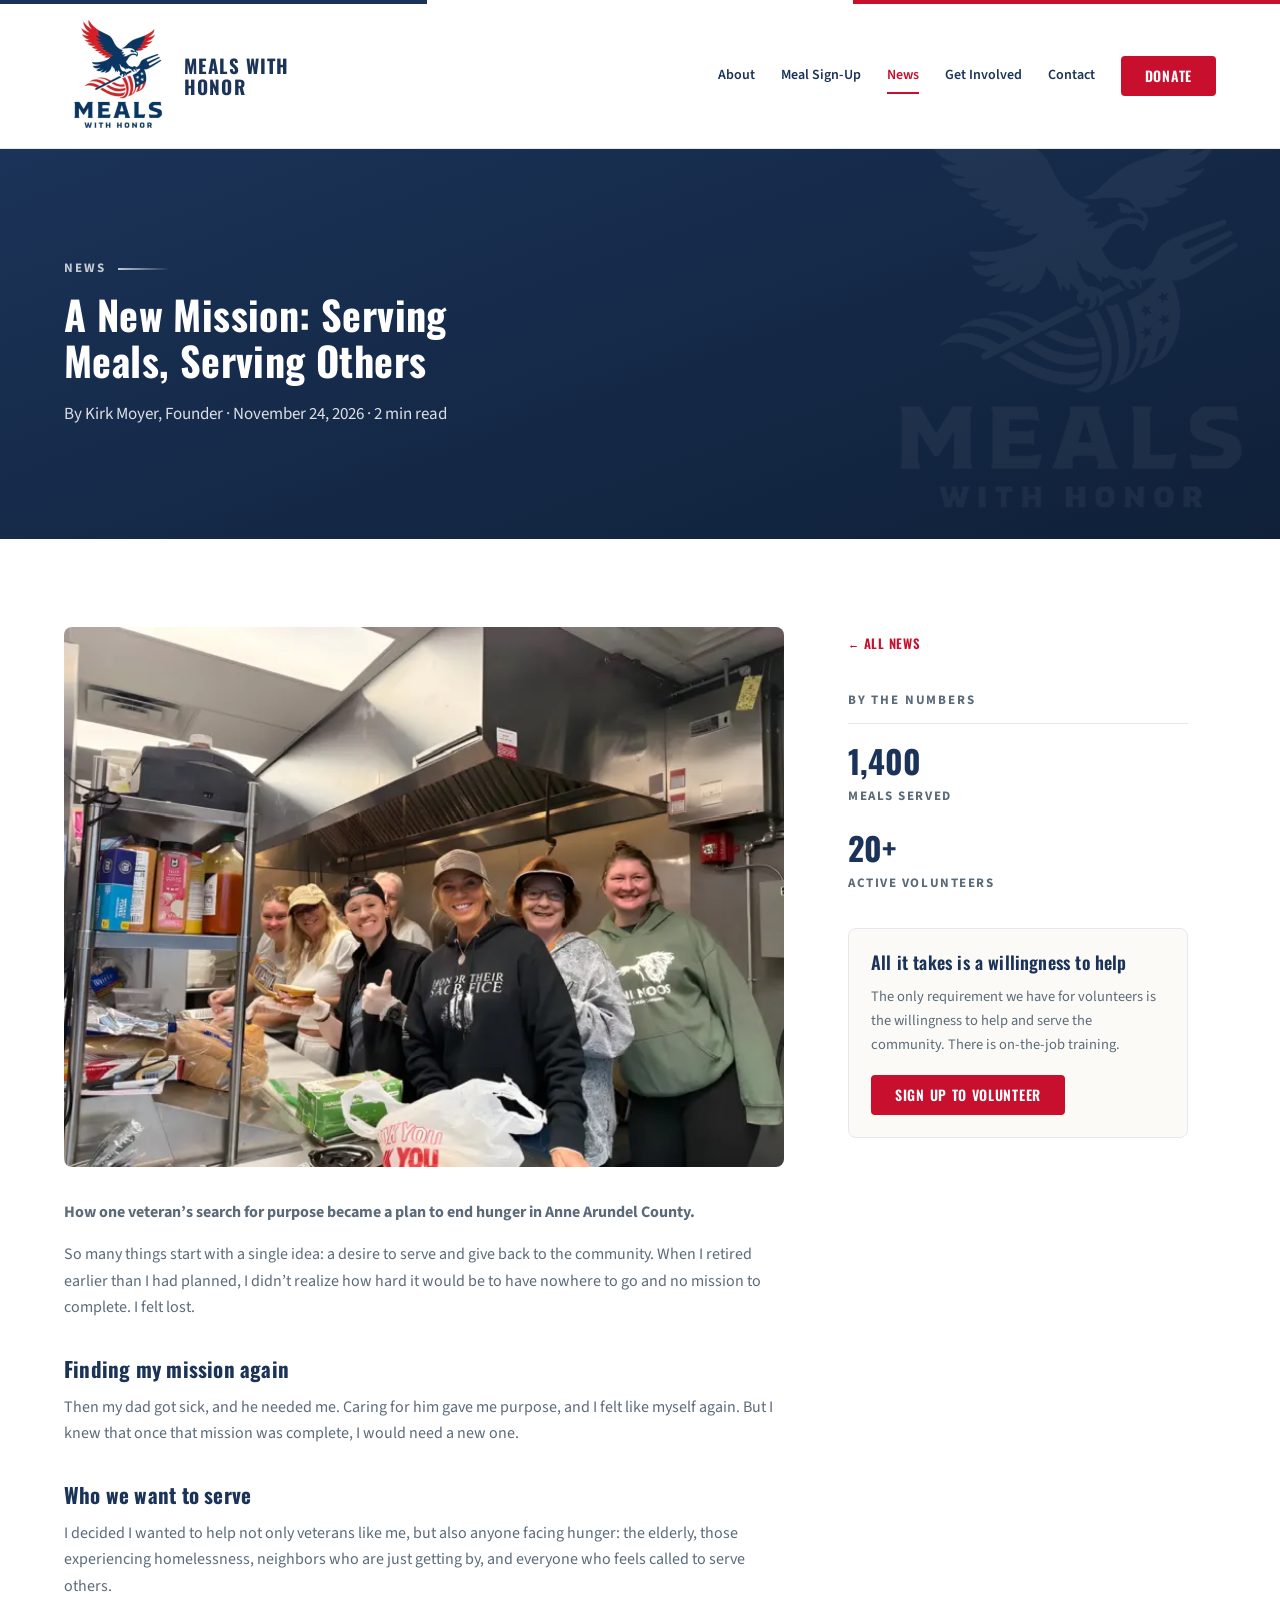
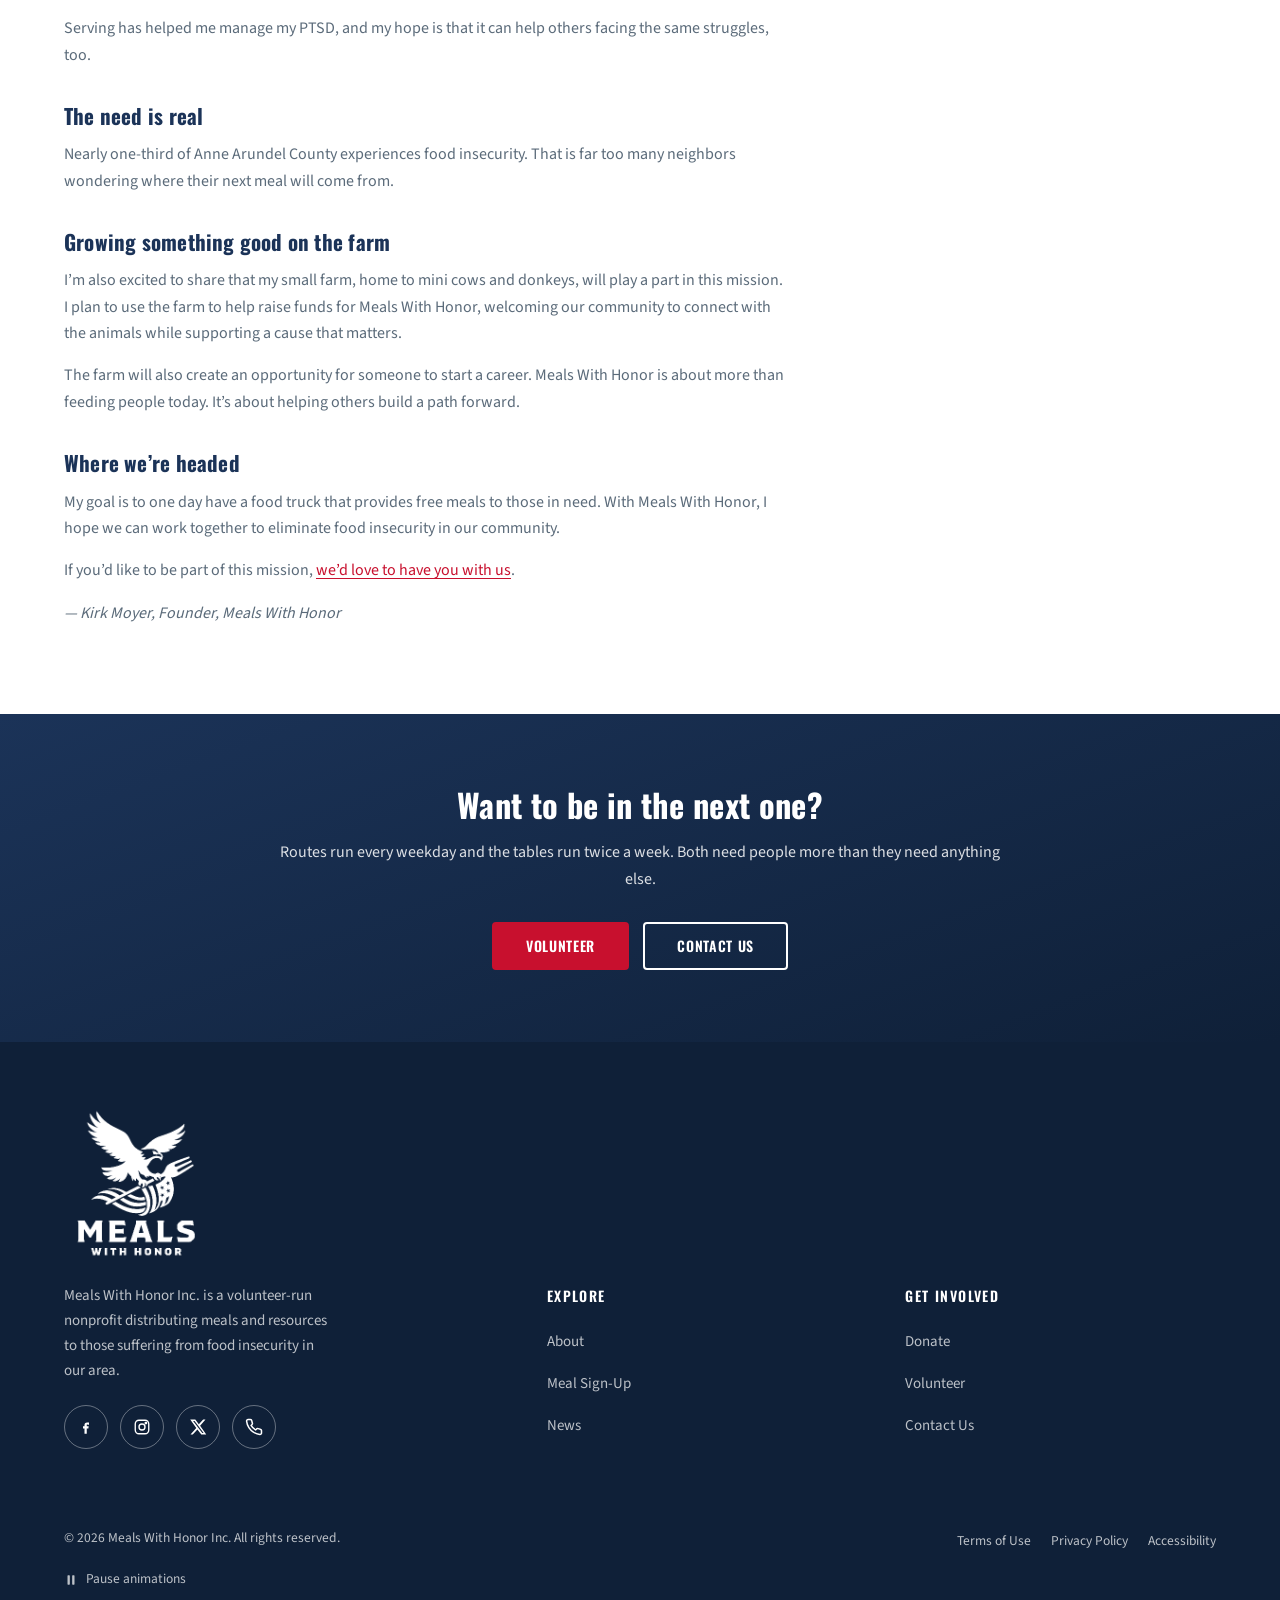
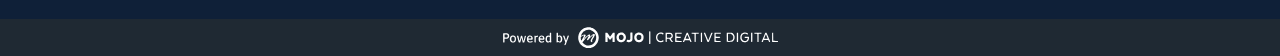
<file: a-new-mission-serving-meals-serving-others.html>
<!doctype html>
<html lang="en-US">
<head>
	<meta charset="UTF-8">
	<meta name="viewport" content="width=device-width, initial-scale=1, viewport-fit=cover">
	<meta name='robots' content='noindex, nofollow' />
<script>
(function (h) {
	if (h.getAttribute('data-motion') !== 'off') h.className += ' mwh-js';
	try { if (localStorage.getItem('mwh-motion-paused') === '1') h.setAttribute('data-motion-paused', ''); } catch (e) {}
})(document.documentElement);
</script>

	<title>A New Mission: Serving Meals, Serving Others - Meals with Honor</title>
	<meta name="description" content="How one veteran&#8217;s search for purpose became a plan to end hunger in Anne Arundel County." />
	<meta property="og:locale" content="en_US" />
	<meta property="og:type" content="article" />
	<meta property="og:title" content="A New Mission: Serving Meals, Serving Others - Meals with Honor" />
	<meta property="og:description" content="How one veteran&#8217;s search for purpose became a plan to end hunger in Anne Arundel County." />
	<meta property="og:site_name" content="Meals with Honor" />
	<meta name="twitter:card" content="summary_large_image" />
	<meta name="twitter:label1" content="Est. reading time" />
	<meta name="twitter:data1" content="2 minutes" />
	<link rel="preload" href="fonts/oswald-var-latin.woff2" as="font" type="font/woff2" crossorigin>
<link rel="preload" href="fonts/source-sans-3-var-latin.woff2" as="font" type="font/woff2" crossorigin>
<meta name="theme-color" content="#1b3358">
<link rel="manifest" href="site.webmanifest">
<style id="wp-img-auto-sizes-contain-inline-css">
img:is([sizes=auto i],[sizes^="auto," i]){contain-intrinsic-size:3000px 1500px}
/*# sourceURL=wp-img-auto-sizes-contain-inline-css */
</style>
<style id="wp-block-library-inline-css">
:root{--wp-block-synced-color:#7a00df;--wp-block-synced-color--rgb:122,0,223;--wp-bound-block-color:var(--wp-block-synced-color);--wp-editor-canvas-background:#ddd;--wp-admin-theme-color:#007cba;--wp-admin-theme-color--rgb:0,124,186;--wp-admin-theme-color-darker-10:#006ba1;--wp-admin-theme-color-darker-10--rgb:0,107,160.5;--wp-admin-theme-color-darker-20:#005a87;--wp-admin-theme-color-darker-20--rgb:0,90,135;--wp-admin-border-width-focus:2px}@media (min-resolution:192dpi){:root{--wp-admin-border-width-focus:1.5px}}.wp-element-button{cursor:pointer}:root .has-very-light-gray-background-color{background-color:#eee}:root .has-very-dark-gray-background-color{background-color:#313131}:root .has-very-light-gray-color{color:#eee}:root .has-very-dark-gray-color{color:#313131}:root .has-vivid-green-cyan-to-vivid-cyan-blue-gradient-background{background:linear-gradient(135deg,#00d084,#0693e3)}:root .has-purple-crush-gradient-background{background:linear-gradient(135deg,#34e2e4,#4721fb 50%,#ab1dfe)}:root .has-hazy-dawn-gradient-background{background:linear-gradient(135deg,#faaca8,#dad0ec)}:root .has-subdued-olive-gradient-background{background:linear-gradient(135deg,#fafae1,#67a671)}:root .has-atomic-cream-gradient-background{background:linear-gradient(135deg,#fdd79a,#004a59)}:root .has-nightshade-gradient-background{background:linear-gradient(135deg,#330968,#31cdcf)}:root .has-midnight-gradient-background{background:linear-gradient(135deg,#020381,#2874fc)}:root{--wp--preset--font-size--normal:16px;--wp--preset--font-size--huge:42px}.has-regular-font-size{font-size:1em}.has-larger-font-size{font-size:2.625em}.has-normal-font-size{font-size:var(--wp--preset--font-size--normal)}.has-huge-font-size{font-size:var(--wp--preset--font-size--huge)}:root .has-text-align-center{text-align:center}:root .has-text-align-left{text-align:left}:root .has-text-align-right{text-align:right}.has-fit-text{white-space:nowrap!important}#end-resizable-editor-section{display:none}.aligncenter{clear:both}.items-justified-left{justify-content:flex-start}.items-justified-center{justify-content:center}.items-justified-right{justify-content:flex-end}.items-justified-space-between{justify-content:space-between}.screen-reader-text{word-wrap:normal!important;border:0;clip-path:inset(50%);height:1px;margin:-1px;overflow:hidden;padding:0;position:absolute;width:1px;word-break:normal!important}.screen-reader-text:focus{background-color:#ddd;clip-path:none;color:#444;display:block;font-size:1em;height:auto;left:5px;line-height:normal;padding:15px 23px 14px;text-decoration:none;top:5px;width:auto;z-index:100000}html :where(.has-border-color){border-style:solid}html :where([style^=border-color],[style*=";border-color"],[style*="; border-color"]){border-style:solid}html :where([style^=border-top-color],[style*=";border-top-color"],[style*="; border-top-color"]){border-top-style:solid}html :where([style^=border-right-color],[style*=";border-right-color"],[style*="; border-right-color"]){border-right-style:solid}html :where([style^=border-bottom-color],[style*=";border-bottom-color"],[style*="; border-bottom-color"]){border-bottom-style:solid}html :where([style^=border-left-color],[style*=";border-left-color"],[style*="; border-left-color"]){border-left-style:solid}html :where([style^=border-width],[style*=";border-width"],[style*="; border-width"]){border-style:solid}html :where([style^=border-top-width],[style*=";border-top-width"],[style*="; border-top-width"]){border-top-style:solid}html :where([style^=border-right-width],[style*=";border-right-width"],[style*="; border-right-width"]){border-right-style:solid}html :where([style^=border-bottom-width],[style*=";border-bottom-width"],[style*="; border-bottom-width"]){border-bottom-style:solid}html :where([style^=border-left-width],[style*=";border-left-width"],[style*="; border-left-width"]){border-left-style:solid}html :where(img[class*=wp-image-]){height:auto;max-width:100%}:where(figure){margin:0 0 1em}html :where(.is-position-sticky){--wp-admin--admin-bar--position-offset:var(--wp-admin--admin-bar--height,0px)}@media screen and (max-width:600px){html :where(.is-position-sticky){--wp-admin--admin-bar--position-offset:0px}}
/*# sourceURL=/wp-includes/css/dist/block-library/common.min.css */
</style>
<style id="classic-theme-styles-inline-css">
/*! This file is auto-generated */
.wp-block-button__link{color:#fff;background-color:#32373c;border-radius:9999px;box-shadow:none;text-decoration:none;padding:calc(.667em + 2px) calc(1.333em + 2px);font-size:1.125em}.wp-block-file__button{background:#32373c;color:#fff;text-decoration:none}
/*# sourceURL=/wp-includes/css/classic-themes.min.css */
</style>
<link rel='stylesheet' id='mwh-main-css' href='css/main.css' media='all' />
<style id="global-styles-inline-css">
:root{--wp--preset--aspect-ratio--square: 1;--wp--preset--aspect-ratio--4-3: 4/3;--wp--preset--aspect-ratio--3-4: 3/4;--wp--preset--aspect-ratio--3-2: 3/2;--wp--preset--aspect-ratio--2-3: 2/3;--wp--preset--aspect-ratio--16-9: 16/9;--wp--preset--aspect-ratio--9-16: 9/16;--wp--preset--color--black: #000000;--wp--preset--color--cyan-bluish-gray: #abb8c3;--wp--preset--color--white: #ffffff;--wp--preset--color--pale-pink: #f78da7;--wp--preset--color--vivid-red: #cf2e2e;--wp--preset--color--luminous-vivid-orange: #ff6900;--wp--preset--color--luminous-vivid-amber: #fcb900;--wp--preset--color--light-green-cyan: #7bdcb5;--wp--preset--color--vivid-green-cyan: #00d084;--wp--preset--color--pale-cyan-blue: #8ed1fc;--wp--preset--color--vivid-cyan-blue: #0693e3;--wp--preset--color--vivid-purple: #9b51e0;--wp--preset--color--mwh-navy: #1b3358;--wp--preset--color--mwh-navy-dark: #0f2038;--wp--preset--color--mwh-red: #c8102e;--wp--preset--color--mwh-ink: #1f2933;--wp--preset--color--mwh-muted: #5b6b7a;--wp--preset--color--mwh-cream: #fbfaf7;--wp--preset--color--mwh-white: #ffffff;--wp--preset--gradient--vivid-cyan-blue-to-vivid-purple: linear-gradient(135deg,rgb(6,147,227) 0%,rgb(155,81,224) 100%);--wp--preset--gradient--light-green-cyan-to-vivid-green-cyan: linear-gradient(135deg,rgb(122,220,180) 0%,rgb(0,208,130) 100%);--wp--preset--gradient--luminous-vivid-amber-to-luminous-vivid-orange: linear-gradient(135deg,rgb(252,185,0) 0%,rgb(255,105,0) 100%);--wp--preset--gradient--luminous-vivid-orange-to-vivid-red: linear-gradient(135deg,rgb(255,105,0) 0%,rgb(207,46,46) 100%);--wp--preset--gradient--very-light-gray-to-cyan-bluish-gray: linear-gradient(135deg,rgb(238,238,238) 0%,rgb(169,184,195) 100%);--wp--preset--gradient--cool-to-warm-spectrum: linear-gradient(135deg,rgb(74,234,220) 0%,rgb(151,120,209) 20%,rgb(207,42,186) 40%,rgb(238,44,130) 60%,rgb(251,105,98) 80%,rgb(254,248,76) 100%);--wp--preset--gradient--blush-light-purple: linear-gradient(135deg,rgb(255,206,236) 0%,rgb(152,150,240) 100%);--wp--preset--gradient--blush-bordeaux: linear-gradient(135deg,rgb(254,205,165) 0%,rgb(254,45,45) 50%,rgb(107,0,62) 100%);--wp--preset--gradient--luminous-dusk: linear-gradient(135deg,rgb(255,203,112) 0%,rgb(199,81,192) 50%,rgb(65,88,208) 100%);--wp--preset--gradient--pale-ocean: linear-gradient(135deg,rgb(255,245,203) 0%,rgb(182,227,212) 50%,rgb(51,167,181) 100%);--wp--preset--gradient--electric-grass: linear-gradient(135deg,rgb(202,248,128) 0%,rgb(113,206,126) 100%);--wp--preset--gradient--midnight: linear-gradient(135deg,rgb(2,3,129) 0%,rgb(40,116,252) 100%);--wp--preset--font-size--small: 14px;--wp--preset--font-size--medium: 20px;--wp--preset--font-size--large: 21px;--wp--preset--font-size--x-large: 42px;--wp--preset--font-size--normal: 16px;--wp--preset--font-size--huge: 34px;--wp--preset--spacing--20: 0.44rem;--wp--preset--spacing--30: 0.67rem;--wp--preset--spacing--40: 1rem;--wp--preset--spacing--50: 1.5rem;--wp--preset--spacing--60: 2.25rem;--wp--preset--spacing--70: 3.38rem;--wp--preset--spacing--80: 5.06rem;--wp--preset--shadow--natural: 6px 6px 9px rgba(0, 0, 0, 0.2);--wp--preset--shadow--deep: 12px 12px 50px rgba(0, 0, 0, 0.4);--wp--preset--shadow--sharp: 6px 6px 0px rgba(0, 0, 0, 0.2);--wp--preset--shadow--outlined: 6px 6px 0px -3px rgb(255, 255, 255), 6px 6px rgb(0, 0, 0);--wp--preset--shadow--crisp: 6px 6px 0px rgb(0, 0, 0);}.wp-block-button{--wp--preset--dimension--25: 25%;--wp--preset--dimension--50: 50%;--wp--preset--dimension--75: 75%;--wp--preset--dimension--100: 100%;}:where(body) { margin: 0; }:where(.is-layout-flex){gap: 0.5em;}:where(.is-layout-grid){gap: 0.5em;}body .is-layout-flex{display: flex;}.is-layout-flex{flex-wrap: wrap;align-items: center;}.is-layout-flex > :is(*, div){margin: 0;}body .is-layout-grid{display: grid;}.is-layout-grid > :is(*, div){margin: 0;}body{padding-top: 0px;padding-right: 0px;padding-bottom: 0px;padding-left: 0px;}:root :where(.wp-element-button, .wp-block-button__link){background-color: #32373c;border-width: 0;color: #fff;font-family: inherit;font-size: inherit;font-style: inherit;font-weight: inherit;letter-spacing: inherit;line-height: inherit;padding-top: calc(0.667em + 2px);padding-right: calc(1.333em + 2px);padding-bottom: calc(0.667em + 2px);padding-left: calc(1.333em + 2px);text-decoration: none;text-transform: inherit;}.has-black-color{color: var(--wp--preset--color--black) !important;}.has-cyan-bluish-gray-color{color: var(--wp--preset--color--cyan-bluish-gray) !important;}.has-white-color{color: var(--wp--preset--color--white) !important;}.has-pale-pink-color{color: var(--wp--preset--color--pale-pink) !important;}.has-vivid-red-color{color: var(--wp--preset--color--vivid-red) !important;}.has-luminous-vivid-orange-color{color: var(--wp--preset--color--luminous-vivid-orange) !important;}.has-luminous-vivid-amber-color{color: var(--wp--preset--color--luminous-vivid-amber) !important;}.has-light-green-cyan-color{color: var(--wp--preset--color--light-green-cyan) !important;}.has-vivid-green-cyan-color{color: var(--wp--preset--color--vivid-green-cyan) !important;}.has-pale-cyan-blue-color{color: var(--wp--preset--color--pale-cyan-blue) !important;}.has-vivid-cyan-blue-color{color: var(--wp--preset--color--vivid-cyan-blue) !important;}.has-vivid-purple-color{color: var(--wp--preset--color--vivid-purple) !important;}.has-mwh-navy-color{color: var(--wp--preset--color--mwh-navy) !important;}.has-mwh-navy-dark-color{color: var(--wp--preset--color--mwh-navy-dark) !important;}.has-mwh-red-color{color: var(--wp--preset--color--mwh-red) !important;}.has-mwh-ink-color{color: var(--wp--preset--color--mwh-ink) !important;}.has-mwh-muted-color{color: var(--wp--preset--color--mwh-muted) !important;}.has-mwh-cream-color{color: var(--wp--preset--color--mwh-cream) !important;}.has-mwh-white-color{color: var(--wp--preset--color--mwh-white) !important;}.has-black-background-color{background-color: var(--wp--preset--color--black) !important;}.has-cyan-bluish-gray-background-color{background-color: var(--wp--preset--color--cyan-bluish-gray) !important;}.has-white-background-color{background-color: var(--wp--preset--color--white) !important;}.has-pale-pink-background-color{background-color: var(--wp--preset--color--pale-pink) !important;}.has-vivid-red-background-color{background-color: var(--wp--preset--color--vivid-red) !important;}.has-luminous-vivid-orange-background-color{background-color: var(--wp--preset--color--luminous-vivid-orange) !important;}.has-luminous-vivid-amber-background-color{background-color: var(--wp--preset--color--luminous-vivid-amber) !important;}.has-light-green-cyan-background-color{background-color: var(--wp--preset--color--light-green-cyan) !important;}.has-vivid-green-cyan-background-color{background-color: var(--wp--preset--color--vivid-green-cyan) !important;}.has-pale-cyan-blue-background-color{background-color: var(--wp--preset--color--pale-cyan-blue) !important;}.has-vivid-cyan-blue-background-color{background-color: var(--wp--preset--color--vivid-cyan-blue) !important;}.has-vivid-purple-background-color{background-color: var(--wp--preset--color--vivid-purple) !important;}.has-mwh-navy-background-color{background-color: var(--wp--preset--color--mwh-navy) !important;}.has-mwh-navy-dark-background-color{background-color: var(--wp--preset--color--mwh-navy-dark) !important;}.has-mwh-red-background-color{background-color: var(--wp--preset--color--mwh-red) !important;}.has-mwh-ink-background-color{background-color: var(--wp--preset--color--mwh-ink) !important;}.has-mwh-muted-background-color{background-color: var(--wp--preset--color--mwh-muted) !important;}.has-mwh-cream-background-color{background-color: var(--wp--preset--color--mwh-cream) !important;}.has-mwh-white-background-color{background-color: var(--wp--preset--color--mwh-white) !important;}.has-black-border-color{border-color: var(--wp--preset--color--black) !important;}.has-cyan-bluish-gray-border-color{border-color: var(--wp--preset--color--cyan-bluish-gray) !important;}.has-white-border-color{border-color: var(--wp--preset--color--white) !important;}.has-pale-pink-border-color{border-color: var(--wp--preset--color--pale-pink) !important;}.has-vivid-red-border-color{border-color: var(--wp--preset--color--vivid-red) !important;}.has-luminous-vivid-orange-border-color{border-color: var(--wp--preset--color--luminous-vivid-orange) !important;}.has-luminous-vivid-amber-border-color{border-color: var(--wp--preset--color--luminous-vivid-amber) !important;}.has-light-green-cyan-border-color{border-color: var(--wp--preset--color--light-green-cyan) !important;}.has-vivid-green-cyan-border-color{border-color: var(--wp--preset--color--vivid-green-cyan) !important;}.has-pale-cyan-blue-border-color{border-color: var(--wp--preset--color--pale-cyan-blue) !important;}.has-vivid-cyan-blue-border-color{border-color: var(--wp--preset--color--vivid-cyan-blue) !important;}.has-vivid-purple-border-color{border-color: var(--wp--preset--color--vivid-purple) !important;}.has-mwh-navy-border-color{border-color: var(--wp--preset--color--mwh-navy) !important;}.has-mwh-navy-dark-border-color{border-color: var(--wp--preset--color--mwh-navy-dark) !important;}.has-mwh-red-border-color{border-color: var(--wp--preset--color--mwh-red) !important;}.has-mwh-ink-border-color{border-color: var(--wp--preset--color--mwh-ink) !important;}.has-mwh-muted-border-color{border-color: var(--wp--preset--color--mwh-muted) !important;}.has-mwh-cream-border-color{border-color: var(--wp--preset--color--mwh-cream) !important;}.has-mwh-white-border-color{border-color: var(--wp--preset--color--mwh-white) !important;}.has-vivid-cyan-blue-to-vivid-purple-gradient-background{background: var(--wp--preset--gradient--vivid-cyan-blue-to-vivid-purple) !important;}.has-light-green-cyan-to-vivid-green-cyan-gradient-background{background: var(--wp--preset--gradient--light-green-cyan-to-vivid-green-cyan) !important;}.has-luminous-vivid-amber-to-luminous-vivid-orange-gradient-background{background: var(--wp--preset--gradient--luminous-vivid-amber-to-luminous-vivid-orange) !important;}.has-luminous-vivid-orange-to-vivid-red-gradient-background{background: var(--wp--preset--gradient--luminous-vivid-orange-to-vivid-red) !important;}.has-very-light-gray-to-cyan-bluish-gray-gradient-background{background: var(--wp--preset--gradient--very-light-gray-to-cyan-bluish-gray) !important;}.has-cool-to-warm-spectrum-gradient-background{background: var(--wp--preset--gradient--cool-to-warm-spectrum) !important;}.has-blush-light-purple-gradient-background{background: var(--wp--preset--gradient--blush-light-purple) !important;}.has-blush-bordeaux-gradient-background{background: var(--wp--preset--gradient--blush-bordeaux) !important;}.has-luminous-dusk-gradient-background{background: var(--wp--preset--gradient--luminous-dusk) !important;}.has-pale-ocean-gradient-background{background: var(--wp--preset--gradient--pale-ocean) !important;}.has-electric-grass-gradient-background{background: var(--wp--preset--gradient--electric-grass) !important;}.has-midnight-gradient-background{background: var(--wp--preset--gradient--midnight) !important;}.has-small-font-size{font-size: var(--wp--preset--font-size--small) !important;}.has-medium-font-size{font-size: var(--wp--preset--font-size--medium) !important;}.has-large-font-size{font-size: var(--wp--preset--font-size--large) !important;}.has-x-large-font-size{font-size: var(--wp--preset--font-size--x-large) !important;}.has-normal-font-size{font-size: var(--wp--preset--font-size--normal) !important;}.has-huge-font-size{font-size: var(--wp--preset--font-size--huge) !important;}
/*# sourceURL=global-styles-inline-css */
</style>
<link rel="icon" href="images/favicon-512-32x32.png" sizes="32x32" />
<link rel="icon" href="images/favicon-512-192x192.png" sizes="192x192" />
<link rel="apple-touch-icon" href="images/favicon-512-180x180.png" />
</head>

<body class="wp-singular post-template-default single single-post postid-40 single-format-standard wp-custom-logo wp-embed-responsive wp-theme-meals-with-honor elementor-default elementor-kit-15">

<a class="mwh-skip" href="#main">Skip to content</a>

<header class="mwh-header">
	<div class="mwh-header__inner">
			<a class="mwh-brand" href="index.html">
		<img width="216" height="240" src="images/logo-216x240-png.webp" class="mwh-brand__mark" alt="" fetchpriority="auto" sizes="108px" decoding="async" srcset="images/logo-216x240-png.webp 216w, images/logo-270x300-png.webp 270w, images/logo-png.webp 304w" />		<span class="mwh-brand__word">Meals with<br>Honor</span>
	</a>
	
								<button class="mwh-navtoggle" id="navToggle" type="button"
					aria-expanded="false" aria-controls="primaryNav"
					aria-label="Open menu">
				<span class="mwh-navtoggle__bars"><svg aria-hidden="true" focusable="false" xmlns="http://www.w3.org/2000/svg" width="24" height="24" viewbox="0 0 24 24" fill="none" stroke="currentColor" stroke-width="2" stroke-linecap="round" stroke-linejoin="round"><path d="M3 6h18M3 12h18M3 18h18" /></svg></span>
				<span class="mwh-navtoggle__x"><svg aria-hidden="true" focusable="false" xmlns="http://www.w3.org/2000/svg" width="24" height="24" viewbox="0 0 24 24" fill="none" stroke="currentColor" stroke-width="2" stroke-linecap="round" stroke-linejoin="round"><path d="M18 6L6 18M6 6l12 12" /></svg></span>
			</button>

			<nav class="mwh-nav" id="primaryNav" aria-label="Primary">
				<a href="about.html">About</a><a href="programs.html">Meal Sign-Up</a><a href="news.html" aria-current="true">News</a><a href="get-involved.html">Get Involved</a><a href="contact.html">Contact</a><a href="get-involved.html#donate" class="mwh-btn mwh-btn-red mwh-btn--sm">Donate</a>			</nav>
			</div>
</header>

<div class="mwh-navscrim" data-open="false"></div>

<main id="main">
	<section class="mwh-pagehero">
		<div class="mwh-pagehero__inner">
							<p class="mwh-kicker">News</p>
			
							<h1>A New Mission: Serving Meals, Serving Others</h1>
			
							<p class="mwh-pagehero__copy">By Kirk Moyer, Founder &middot; <time datetime="2026-11-24T09:00:00-05:00">November 24, 2026</time> &middot; 2 min read</p>
					</div>
	</section>
	
	<section class="mwh-section">
		<div class="mwh-wrap mwh-post">
			<article class="mwh-article post-43 post type-post status-publish format-standard has-post-thumbnail hentry category-news-updates">
				<img width="700" height="525" src="images/volunteer-team-group-photo-2-700x525-jpg.webp" class="attachment-mwh-article size-mwh-article wp-post-image" alt="Seven Meals With Honor volunteers smiling together behind the kitchen counter, one giving a thumbs-up" decoding="async" fetchpriority="high" srcset="images/volunteer-team-group-photo-2-700x525-jpg.webp 700w, images/volunteer-team-group-photo-2-300x225-jpg.webp 300w, images/volunteer-team-group-photo-2-1024x768-jpg.webp 1024w, images/volunteer-team-group-photo-2-768x576-jpg.webp 768w" sizes="(max-width: 700px) 100vw, 700px" />
<p><strong>How one veteran&#8217;s search for purpose became a plan to end hunger in Anne Arundel County.</strong></p>
<p>So many things start with a single idea: a desire to serve and give back to the community. When I retired earlier than I had planned, I didn&#8217;t realize how hard it would be to have nowhere to go and no mission to complete. I felt lost.</p>
<h2>Finding my mission again</h2>
<p>Then my dad got sick, and he needed me. Caring for him gave me purpose, and I felt like myself again. But I knew that once that mission was complete, I would need a new one.</p>
<h2>Who we want to serve</h2>
<p>I decided I wanted to help not only veterans like me, but also anyone facing hunger: the elderly, those experiencing homelessness, neighbors who are just getting by, and everyone who feels called to serve others.</p>
<p>Serving has helped me manage my PTSD, and my hope is that it can help others facing the same struggles, too.</p>
<h2>The need is real</h2>
<p>Nearly one-third of Anne Arundel County experiences food insecurity. That is far too many neighbors wondering where their next meal will come from.</p>
<h2>Growing something good on the farm</h2>
<p>I&#8217;m also excited to share that my small farm, home to mini cows and donkeys, will play a part in this mission. I plan to use the farm to help raise funds for Meals With Honor, welcoming our community to connect with the animals while supporting a cause that matters.</p>
<p>The farm will also create an opportunity for someone to start a career. Meals With Honor is about more than feeding people today. It&#8217;s about helping others build a path forward.</p>
<h2>Where we&#8217;re headed</h2>
<p>My goal is to one day have a food truck that provides free meals to those in need. With Meals With Honor, I hope we can work together to eliminate food insecurity in our community.</p>
<p>If you&#8217;d like to be part of this mission, <a href="get-involved.html">we&#8217;d love to have you with us</a>.</p>
<p><em>&mdash; Kirk Moyer, Founder, Meals With Honor</em></p>

			</article>

			<aside class="mwh-post__aside">
				<div class="mwh-post__rail">

					<a class="mwh-backlink" href="news.html">
			<span class="mwh-backlink__arrow" aria-hidden="true">&larr;</span>
			All news		</a>
	
			<h2 class="mwh-rail__title">By the numbers</h2>

		<div class="mwh-rail__stats">
							<div>
					<div class="mwh-stat__n">1,400</div>
					<div class="mwh-stat__l">Meals served</div>
				</div>
							<div>
					<div class="mwh-stat__n">20+</div>
					<div class="mwh-stat__l">Active volunteers</div>
				</div>
					</div>
	
			<div class="mwh-rail__cta">
			<h2 class="mwh-card-heading">All it takes is a willingness to help</h2>

							<p class="mwh-copy">The only requirement we have for volunteers is the willingness to help and serve the community. There is on-the-job training.</p>
			
							<a class="mwh-btn mwh-btn-red mwh-btn--sm" href="get-involved.html#volunteer-signup">Sign Up to Volunteer</a>
					</div>
	
</div>
			</aside>
		</div>
	</section>

		<section class="mwh-cta">
		<div class="mwh-cta__inner">
			<h2>Want to be in the next one?</h2>

							<p>Routes run every weekday and the tables run twice a week. Both need people more than they need anything else.</p>
			
										<div class="mwh-btn-row">
											<a class="mwh-btn mwh-btn-red" href="get-involved.html#volunteer">Volunteer</a>
																<a class="mwh-btn mwh-btn-outline-white" href="contact.html">Contact Us</a>
									</div>
					</div>
	</section>
	</main>

<footer class="mwh-footer">
	<h2 class="mwh-sr">Site footer</h2>

	<div class="mwh-footer__inner">
		<div>
											<img class="mwh-footer__logo" src="images/logo/logo-white.png" width="304" height="338" alt="" loading="lazy" decoding="async">
			
							<p class="mwh-footer__blurb">Meals With Honor Inc. is a volunteer-run nonprofit distributing meals and resources to those suffering from food insecurity in our area.</p>
			
							<div class="mwh-social">
												<a aria-hidden="true"><svg aria-hidden="true" focusable="false" xmlns="http://www.w3.org/2000/svg" width="24" height="24" viewbox="0 0 24 24" fill="currentColor"><path d="M13.5 9H16V6h-2.5C11 6 10 7.2 10 9.2V11H8v3h2v7h3v-7h2.2l.3-3H13v-1.3c0-.7.3-1.7 1.5-1.7Z" />
</svg></a>
														<a href="https://www.instagram.com/mealswithhonor/" target="_blank" rel="noopener" aria-label="Instagram (opens in a new tab)"><svg aria-hidden="true" focusable="false" xmlns="http://www.w3.org/2000/svg" width="24" height="24" viewbox="0 0 24 24" fill="none" stroke="currentColor" stroke-width="1.8"><rect x="3" y="3" width="18" height="18" rx="5" />
  <circle cx="12" cy="12" r="4" />
  <circle cx="17.2" cy="6.8" r="1" />
</svg></a>
														<a href="https://x.com/mealswithhonor" target="_blank" rel="noopener" aria-label="X (opens in a new tab)"><svg aria-hidden="true" focusable="false" xmlns="http://www.w3.org/2000/svg" width="24" height="24" viewbox="0 0 24 24" fill="currentColor"><path d="M18.9 2H22l-7.2 8.2L23 22h-6.6l-5.2-6.8L5 22H2l7.7-8.8L1.6 2h6.8l4.7 6.2Zm-1.2 18h1.8L7.4 4H5.5Z" />
</svg></a>
													<a href="tel:4107937396" aria-label="Call (410) 793-7396"><svg aria-hidden="true" focusable="false" xmlns="http://www.w3.org/2000/svg" width="24" height="24" viewbox="0 0 24 24" fill="none" stroke="currentColor" stroke-width="2" stroke-linecap="round" stroke-linejoin="round"><path d="M22 16.92v3a2 2 0 0 1-2.18 2 19.79 19.79 0 0 1-8.63-3.07 19.5 19.5 0 0 1-6-6 19.79 19.79 0 0 1-3.07-8.67A2 2 0 0 1 4.11 2h3a2 2 0 0 1 2 1.72 12.84 12.84 0 0 0 .7 2.81 2 2 0 0 1-.45 2.11L8.09 9.91a16 16 0 0 0 6 6l1.27-1.27a2 2 0 0 1 2.11-.45 12.84 12.84 0 0 0 2.81.7A2 2 0 0 1 22 16.92z" /></svg></a>
									</div>
					</div>

					<div class="mwh-footer__col">
				<h3>Explore</h3>
				<nav class="mwh-footer__links" aria-label="Explore">
					<a href="about.html">About</a><a href="programs.html">Meal Sign-Up</a><a href="news.html" aria-current="true">News</a>				</nav>
			</div>
		
					<div class="mwh-footer__col">
				<h3>Get Involved</h3>
				<nav class="mwh-footer__links" aria-label="Get Involved">
					<a href="get-involved.html#donate">Donate</a><a href="get-involved.html#volunteer">Volunteer</a><a href="contact.html">Contact Us</a>				</nav>
			</div>
			</div>

	<div class="mwh-colophon">
		<span>
			&copy; 2026 Meals With Honor Inc. All rights reserved.		</span>

								<nav class="mwh-colophon__links" aria-label="Legal">
				<a href="terms-of-use.html">Terms of Use</a><a href="privacy-policy.html">Privacy Policy</a><a href="accessibility.html">Accessibility</a>			</nav>
			</div>

		<div class="mwh-motion-row">
			<button type="button" class="mwh-motion-btn" data-motion-toggle hidden>
		<span class="mwh-motion-btn__pause"><svg aria-hidden="true" focusable="false" xmlns="http://www.w3.org/2000/svg" viewBox="0 0 24 24" fill="currentColor"><rect x="6" y="4" width="4" height="16" rx="1"/><rect x="14" y="4" width="4" height="16" rx="1"/></svg></span>
		<span class="mwh-motion-btn__play"><svg aria-hidden="true" focusable="false" xmlns="http://www.w3.org/2000/svg" viewBox="0 0 24 24" fill="currentColor"><path d="M7 4.5v15a1 1 0 0 0 1.5.86l12.5-7.5a1 1 0 0 0 0-1.72L8.5 3.64A1 1 0 0 0 7 4.5Z"/></svg></span>
		<span class="mwh-motion-btn__label">Pause animations</span>
	</button>
		</div>

	<p class="mwh-credit">
		<a href="https://mojo.biz" target="_blank" rel="noopener">
			<img src="images/logo/powered-by-mojo.svg" width="630" height="48" alt="Powered by MOJO Creative Digital" loading="lazy" decoding="async">
			<span class="mwh-sr">(opens in a new tab)</span>
		</a>
	</p>
</footer>

<button class="mwh-totop" id="toTop" type="button" aria-label="Back to top">
	<svg aria-hidden="true" focusable="false" xmlns="http://www.w3.org/2000/svg" width="24" height="24" viewbox="0 0 24 24" fill="none" stroke="currentColor" stroke-width="2" stroke-linecap="round" stroke-linejoin="round"><path d="M12 19V5M5 12l7-7 7 7" /></svg></button>

<script id="mwh-main-js-extra">
var mwhL10n = {"openMenu":"Open menu","closeMenu":"Close menu","viewLarger":"%1$s \u2014 view larger","viewer":"Gallery image viewer","prev":"Previous image","next":"Next image","close":"Close viewer","imageOf":"Image %1$s of %2$s.","photoOf":"Photo %1$s of %2$s","pauseMotion":"Pause animations","playMotion":"Play animations"};
//# sourceURL=mwh-main-js-extra
</script>
<script id="mwh-main-js" src="js/main.min.js"></script>
</body>
</html>
</file>
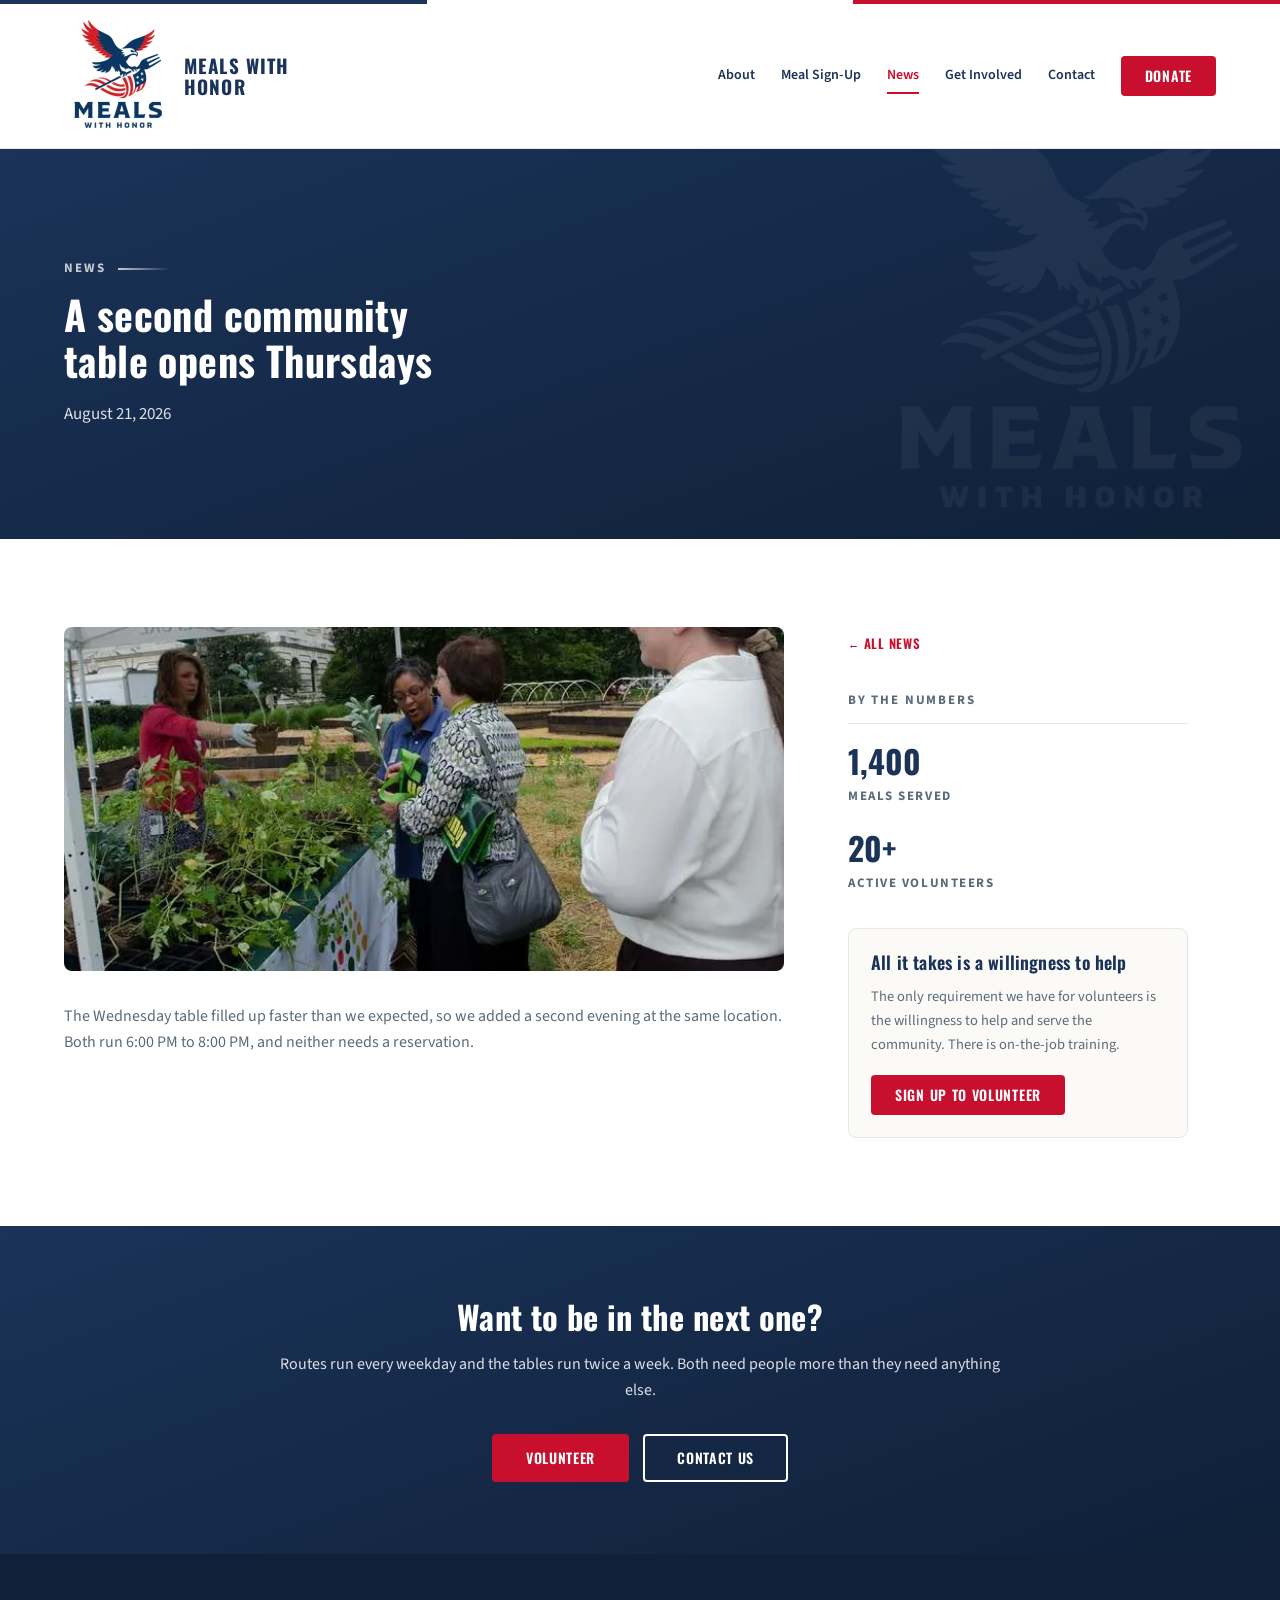
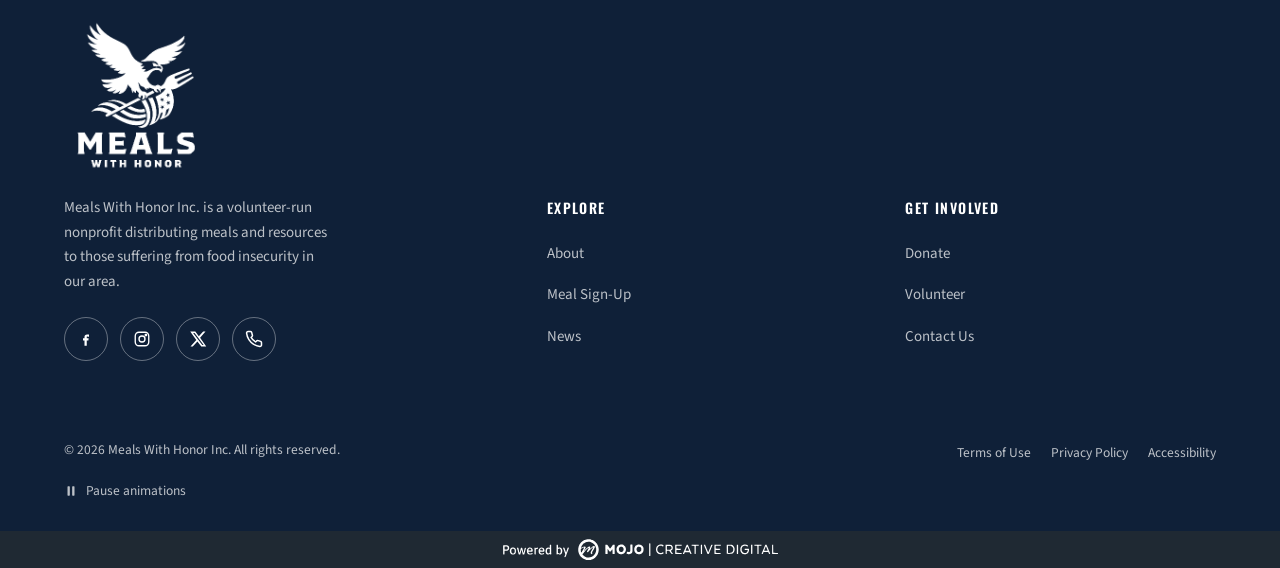
<file: a-second-community-table-opens-thursdays.html>
<!doctype html>
<html lang="en-US">
<head>
	<meta charset="UTF-8">
	<meta name="viewport" content="width=device-width, initial-scale=1, viewport-fit=cover">
	<meta name='robots' content='noindex, nofollow' />
<script>
(function (h) {
	if (h.getAttribute('data-motion') !== 'off') h.className += ' mwh-js';
	try { if (localStorage.getItem('mwh-motion-paused') === '1') h.setAttribute('data-motion-paused', ''); } catch (e) {}
})(document.documentElement);
</script>

	<title>A second community table opens Thursdays - Meals with Honor</title>
	<meta name="description" content="The Wednesday table filled up faster than we expected, so we added a second evening at the same location. Both run 6:00 PM to 8:00 PM, and neither needs a reservation." />
	<meta property="og:locale" content="en_US" />
	<meta property="og:type" content="article" />
	<meta property="og:title" content="A second community table opens Thursdays - Meals with Honor" />
	<meta property="og:description" content="The Wednesday table filled up faster than we expected, so we added a second evening at the same location. Both run 6:00 PM to 8:00 PM, and neither needs a reservation." />
	<meta property="og:site_name" content="Meals with Honor" />
	<meta name="twitter:card" content="summary_large_image" />
	<link rel="preload" href="fonts/oswald-var-latin.woff2" as="font" type="font/woff2" crossorigin>
<link rel="preload" href="fonts/source-sans-3-var-latin.woff2" as="font" type="font/woff2" crossorigin>
<meta name="theme-color" content="#1b3358">
<link rel="manifest" href="site.webmanifest">
<style id="wp-img-auto-sizes-contain-inline-css">
img:is([sizes=auto i],[sizes^="auto," i]){contain-intrinsic-size:3000px 1500px}
/*# sourceURL=wp-img-auto-sizes-contain-inline-css */
</style>
<style id="wp-block-library-inline-css">
:root{--wp-block-synced-color:#7a00df;--wp-block-synced-color--rgb:122,0,223;--wp-bound-block-color:var(--wp-block-synced-color);--wp-editor-canvas-background:#ddd;--wp-admin-theme-color:#007cba;--wp-admin-theme-color--rgb:0,124,186;--wp-admin-theme-color-darker-10:#006ba1;--wp-admin-theme-color-darker-10--rgb:0,107,160.5;--wp-admin-theme-color-darker-20:#005a87;--wp-admin-theme-color-darker-20--rgb:0,90,135;--wp-admin-border-width-focus:2px}@media (min-resolution:192dpi){:root{--wp-admin-border-width-focus:1.5px}}.wp-element-button{cursor:pointer}:root .has-very-light-gray-background-color{background-color:#eee}:root .has-very-dark-gray-background-color{background-color:#313131}:root .has-very-light-gray-color{color:#eee}:root .has-very-dark-gray-color{color:#313131}:root .has-vivid-green-cyan-to-vivid-cyan-blue-gradient-background{background:linear-gradient(135deg,#00d084,#0693e3)}:root .has-purple-crush-gradient-background{background:linear-gradient(135deg,#34e2e4,#4721fb 50%,#ab1dfe)}:root .has-hazy-dawn-gradient-background{background:linear-gradient(135deg,#faaca8,#dad0ec)}:root .has-subdued-olive-gradient-background{background:linear-gradient(135deg,#fafae1,#67a671)}:root .has-atomic-cream-gradient-background{background:linear-gradient(135deg,#fdd79a,#004a59)}:root .has-nightshade-gradient-background{background:linear-gradient(135deg,#330968,#31cdcf)}:root .has-midnight-gradient-background{background:linear-gradient(135deg,#020381,#2874fc)}:root{--wp--preset--font-size--normal:16px;--wp--preset--font-size--huge:42px}.has-regular-font-size{font-size:1em}.has-larger-font-size{font-size:2.625em}.has-normal-font-size{font-size:var(--wp--preset--font-size--normal)}.has-huge-font-size{font-size:var(--wp--preset--font-size--huge)}:root .has-text-align-center{text-align:center}:root .has-text-align-left{text-align:left}:root .has-text-align-right{text-align:right}.has-fit-text{white-space:nowrap!important}#end-resizable-editor-section{display:none}.aligncenter{clear:both}.items-justified-left{justify-content:flex-start}.items-justified-center{justify-content:center}.items-justified-right{justify-content:flex-end}.items-justified-space-between{justify-content:space-between}.screen-reader-text{word-wrap:normal!important;border:0;clip-path:inset(50%);height:1px;margin:-1px;overflow:hidden;padding:0;position:absolute;width:1px;word-break:normal!important}.screen-reader-text:focus{background-color:#ddd;clip-path:none;color:#444;display:block;font-size:1em;height:auto;left:5px;line-height:normal;padding:15px 23px 14px;text-decoration:none;top:5px;width:auto;z-index:100000}html :where(.has-border-color){border-style:solid}html :where([style^=border-color],[style*=";border-color"],[style*="; border-color"]){border-style:solid}html :where([style^=border-top-color],[style*=";border-top-color"],[style*="; border-top-color"]){border-top-style:solid}html :where([style^=border-right-color],[style*=";border-right-color"],[style*="; border-right-color"]){border-right-style:solid}html :where([style^=border-bottom-color],[style*=";border-bottom-color"],[style*="; border-bottom-color"]){border-bottom-style:solid}html :where([style^=border-left-color],[style*=";border-left-color"],[style*="; border-left-color"]){border-left-style:solid}html :where([style^=border-width],[style*=";border-width"],[style*="; border-width"]){border-style:solid}html :where([style^=border-top-width],[style*=";border-top-width"],[style*="; border-top-width"]){border-top-style:solid}html :where([style^=border-right-width],[style*=";border-right-width"],[style*="; border-right-width"]){border-right-style:solid}html :where([style^=border-bottom-width],[style*=";border-bottom-width"],[style*="; border-bottom-width"]){border-bottom-style:solid}html :where([style^=border-left-width],[style*=";border-left-width"],[style*="; border-left-width"]){border-left-style:solid}html :where(img[class*=wp-image-]){height:auto;max-width:100%}:where(figure){margin:0 0 1em}html :where(.is-position-sticky){--wp-admin--admin-bar--position-offset:var(--wp-admin--admin-bar--height,0px)}@media screen and (max-width:600px){html :where(.is-position-sticky){--wp-admin--admin-bar--position-offset:0px}}
/*# sourceURL=/wp-includes/css/dist/block-library/common.min.css */
</style>
<style id="classic-theme-styles-inline-css">
/*! This file is auto-generated */
.wp-block-button__link{color:#fff;background-color:#32373c;border-radius:9999px;box-shadow:none;text-decoration:none;padding:calc(.667em + 2px) calc(1.333em + 2px);font-size:1.125em}.wp-block-file__button{background:#32373c;color:#fff;text-decoration:none}
/*# sourceURL=/wp-includes/css/classic-themes.min.css */
</style>
<link rel='stylesheet' id='mwh-main-css' href='css/main.css' media='all' />
<style id="global-styles-inline-css">
:root{--wp--preset--aspect-ratio--square: 1;--wp--preset--aspect-ratio--4-3: 4/3;--wp--preset--aspect-ratio--3-4: 3/4;--wp--preset--aspect-ratio--3-2: 3/2;--wp--preset--aspect-ratio--2-3: 2/3;--wp--preset--aspect-ratio--16-9: 16/9;--wp--preset--aspect-ratio--9-16: 9/16;--wp--preset--color--black: #000000;--wp--preset--color--cyan-bluish-gray: #abb8c3;--wp--preset--color--white: #ffffff;--wp--preset--color--pale-pink: #f78da7;--wp--preset--color--vivid-red: #cf2e2e;--wp--preset--color--luminous-vivid-orange: #ff6900;--wp--preset--color--luminous-vivid-amber: #fcb900;--wp--preset--color--light-green-cyan: #7bdcb5;--wp--preset--color--vivid-green-cyan: #00d084;--wp--preset--color--pale-cyan-blue: #8ed1fc;--wp--preset--color--vivid-cyan-blue: #0693e3;--wp--preset--color--vivid-purple: #9b51e0;--wp--preset--color--mwh-navy: #1b3358;--wp--preset--color--mwh-navy-dark: #0f2038;--wp--preset--color--mwh-red: #c8102e;--wp--preset--color--mwh-ink: #1f2933;--wp--preset--color--mwh-muted: #5b6b7a;--wp--preset--color--mwh-cream: #fbfaf7;--wp--preset--color--mwh-white: #ffffff;--wp--preset--gradient--vivid-cyan-blue-to-vivid-purple: linear-gradient(135deg,rgb(6,147,227) 0%,rgb(155,81,224) 100%);--wp--preset--gradient--light-green-cyan-to-vivid-green-cyan: linear-gradient(135deg,rgb(122,220,180) 0%,rgb(0,208,130) 100%);--wp--preset--gradient--luminous-vivid-amber-to-luminous-vivid-orange: linear-gradient(135deg,rgb(252,185,0) 0%,rgb(255,105,0) 100%);--wp--preset--gradient--luminous-vivid-orange-to-vivid-red: linear-gradient(135deg,rgb(255,105,0) 0%,rgb(207,46,46) 100%);--wp--preset--gradient--very-light-gray-to-cyan-bluish-gray: linear-gradient(135deg,rgb(238,238,238) 0%,rgb(169,184,195) 100%);--wp--preset--gradient--cool-to-warm-spectrum: linear-gradient(135deg,rgb(74,234,220) 0%,rgb(151,120,209) 20%,rgb(207,42,186) 40%,rgb(238,44,130) 60%,rgb(251,105,98) 80%,rgb(254,248,76) 100%);--wp--preset--gradient--blush-light-purple: linear-gradient(135deg,rgb(255,206,236) 0%,rgb(152,150,240) 100%);--wp--preset--gradient--blush-bordeaux: linear-gradient(135deg,rgb(254,205,165) 0%,rgb(254,45,45) 50%,rgb(107,0,62) 100%);--wp--preset--gradient--luminous-dusk: linear-gradient(135deg,rgb(255,203,112) 0%,rgb(199,81,192) 50%,rgb(65,88,208) 100%);--wp--preset--gradient--pale-ocean: linear-gradient(135deg,rgb(255,245,203) 0%,rgb(182,227,212) 50%,rgb(51,167,181) 100%);--wp--preset--gradient--electric-grass: linear-gradient(135deg,rgb(202,248,128) 0%,rgb(113,206,126) 100%);--wp--preset--gradient--midnight: linear-gradient(135deg,rgb(2,3,129) 0%,rgb(40,116,252) 100%);--wp--preset--font-size--small: 14px;--wp--preset--font-size--medium: 20px;--wp--preset--font-size--large: 21px;--wp--preset--font-size--x-large: 42px;--wp--preset--font-size--normal: 16px;--wp--preset--font-size--huge: 34px;--wp--preset--spacing--20: 0.44rem;--wp--preset--spacing--30: 0.67rem;--wp--preset--spacing--40: 1rem;--wp--preset--spacing--50: 1.5rem;--wp--preset--spacing--60: 2.25rem;--wp--preset--spacing--70: 3.38rem;--wp--preset--spacing--80: 5.06rem;--wp--preset--shadow--natural: 6px 6px 9px rgba(0, 0, 0, 0.2);--wp--preset--shadow--deep: 12px 12px 50px rgba(0, 0, 0, 0.4);--wp--preset--shadow--sharp: 6px 6px 0px rgba(0, 0, 0, 0.2);--wp--preset--shadow--outlined: 6px 6px 0px -3px rgb(255, 255, 255), 6px 6px rgb(0, 0, 0);--wp--preset--shadow--crisp: 6px 6px 0px rgb(0, 0, 0);}.wp-block-button{--wp--preset--dimension--25: 25%;--wp--preset--dimension--50: 50%;--wp--preset--dimension--75: 75%;--wp--preset--dimension--100: 100%;}:where(body) { margin: 0; }:where(.is-layout-flex){gap: 0.5em;}:where(.is-layout-grid){gap: 0.5em;}body .is-layout-flex{display: flex;}.is-layout-flex{flex-wrap: wrap;align-items: center;}.is-layout-flex > :is(*, div){margin: 0;}body .is-layout-grid{display: grid;}.is-layout-grid > :is(*, div){margin: 0;}body{padding-top: 0px;padding-right: 0px;padding-bottom: 0px;padding-left: 0px;}:root :where(.wp-element-button, .wp-block-button__link){background-color: #32373c;border-width: 0;color: #fff;font-family: inherit;font-size: inherit;font-style: inherit;font-weight: inherit;letter-spacing: inherit;line-height: inherit;padding-top: calc(0.667em + 2px);padding-right: calc(1.333em + 2px);padding-bottom: calc(0.667em + 2px);padding-left: calc(1.333em + 2px);text-decoration: none;text-transform: inherit;}.has-black-color{color: var(--wp--preset--color--black) !important;}.has-cyan-bluish-gray-color{color: var(--wp--preset--color--cyan-bluish-gray) !important;}.has-white-color{color: var(--wp--preset--color--white) !important;}.has-pale-pink-color{color: var(--wp--preset--color--pale-pink) !important;}.has-vivid-red-color{color: var(--wp--preset--color--vivid-red) !important;}.has-luminous-vivid-orange-color{color: var(--wp--preset--color--luminous-vivid-orange) !important;}.has-luminous-vivid-amber-color{color: var(--wp--preset--color--luminous-vivid-amber) !important;}.has-light-green-cyan-color{color: var(--wp--preset--color--light-green-cyan) !important;}.has-vivid-green-cyan-color{color: var(--wp--preset--color--vivid-green-cyan) !important;}.has-pale-cyan-blue-color{color: var(--wp--preset--color--pale-cyan-blue) !important;}.has-vivid-cyan-blue-color{color: var(--wp--preset--color--vivid-cyan-blue) !important;}.has-vivid-purple-color{color: var(--wp--preset--color--vivid-purple) !important;}.has-mwh-navy-color{color: var(--wp--preset--color--mwh-navy) !important;}.has-mwh-navy-dark-color{color: var(--wp--preset--color--mwh-navy-dark) !important;}.has-mwh-red-color{color: var(--wp--preset--color--mwh-red) !important;}.has-mwh-ink-color{color: var(--wp--preset--color--mwh-ink) !important;}.has-mwh-muted-color{color: var(--wp--preset--color--mwh-muted) !important;}.has-mwh-cream-color{color: var(--wp--preset--color--mwh-cream) !important;}.has-mwh-white-color{color: var(--wp--preset--color--mwh-white) !important;}.has-black-background-color{background-color: var(--wp--preset--color--black) !important;}.has-cyan-bluish-gray-background-color{background-color: var(--wp--preset--color--cyan-bluish-gray) !important;}.has-white-background-color{background-color: var(--wp--preset--color--white) !important;}.has-pale-pink-background-color{background-color: var(--wp--preset--color--pale-pink) !important;}.has-vivid-red-background-color{background-color: var(--wp--preset--color--vivid-red) !important;}.has-luminous-vivid-orange-background-color{background-color: var(--wp--preset--color--luminous-vivid-orange) !important;}.has-luminous-vivid-amber-background-color{background-color: var(--wp--preset--color--luminous-vivid-amber) !important;}.has-light-green-cyan-background-color{background-color: var(--wp--preset--color--light-green-cyan) !important;}.has-vivid-green-cyan-background-color{background-color: var(--wp--preset--color--vivid-green-cyan) !important;}.has-pale-cyan-blue-background-color{background-color: var(--wp--preset--color--pale-cyan-blue) !important;}.has-vivid-cyan-blue-background-color{background-color: var(--wp--preset--color--vivid-cyan-blue) !important;}.has-vivid-purple-background-color{background-color: var(--wp--preset--color--vivid-purple) !important;}.has-mwh-navy-background-color{background-color: var(--wp--preset--color--mwh-navy) !important;}.has-mwh-navy-dark-background-color{background-color: var(--wp--preset--color--mwh-navy-dark) !important;}.has-mwh-red-background-color{background-color: var(--wp--preset--color--mwh-red) !important;}.has-mwh-ink-background-color{background-color: var(--wp--preset--color--mwh-ink) !important;}.has-mwh-muted-background-color{background-color: var(--wp--preset--color--mwh-muted) !important;}.has-mwh-cream-background-color{background-color: var(--wp--preset--color--mwh-cream) !important;}.has-mwh-white-background-color{background-color: var(--wp--preset--color--mwh-white) !important;}.has-black-border-color{border-color: var(--wp--preset--color--black) !important;}.has-cyan-bluish-gray-border-color{border-color: var(--wp--preset--color--cyan-bluish-gray) !important;}.has-white-border-color{border-color: var(--wp--preset--color--white) !important;}.has-pale-pink-border-color{border-color: var(--wp--preset--color--pale-pink) !important;}.has-vivid-red-border-color{border-color: var(--wp--preset--color--vivid-red) !important;}.has-luminous-vivid-orange-border-color{border-color: var(--wp--preset--color--luminous-vivid-orange) !important;}.has-luminous-vivid-amber-border-color{border-color: var(--wp--preset--color--luminous-vivid-amber) !important;}.has-light-green-cyan-border-color{border-color: var(--wp--preset--color--light-green-cyan) !important;}.has-vivid-green-cyan-border-color{border-color: var(--wp--preset--color--vivid-green-cyan) !important;}.has-pale-cyan-blue-border-color{border-color: var(--wp--preset--color--pale-cyan-blue) !important;}.has-vivid-cyan-blue-border-color{border-color: var(--wp--preset--color--vivid-cyan-blue) !important;}.has-vivid-purple-border-color{border-color: var(--wp--preset--color--vivid-purple) !important;}.has-mwh-navy-border-color{border-color: var(--wp--preset--color--mwh-navy) !important;}.has-mwh-navy-dark-border-color{border-color: var(--wp--preset--color--mwh-navy-dark) !important;}.has-mwh-red-border-color{border-color: var(--wp--preset--color--mwh-red) !important;}.has-mwh-ink-border-color{border-color: var(--wp--preset--color--mwh-ink) !important;}.has-mwh-muted-border-color{border-color: var(--wp--preset--color--mwh-muted) !important;}.has-mwh-cream-border-color{border-color: var(--wp--preset--color--mwh-cream) !important;}.has-mwh-white-border-color{border-color: var(--wp--preset--color--mwh-white) !important;}.has-vivid-cyan-blue-to-vivid-purple-gradient-background{background: var(--wp--preset--gradient--vivid-cyan-blue-to-vivid-purple) !important;}.has-light-green-cyan-to-vivid-green-cyan-gradient-background{background: var(--wp--preset--gradient--light-green-cyan-to-vivid-green-cyan) !important;}.has-luminous-vivid-amber-to-luminous-vivid-orange-gradient-background{background: var(--wp--preset--gradient--luminous-vivid-amber-to-luminous-vivid-orange) !important;}.has-luminous-vivid-orange-to-vivid-red-gradient-background{background: var(--wp--preset--gradient--luminous-vivid-orange-to-vivid-red) !important;}.has-very-light-gray-to-cyan-bluish-gray-gradient-background{background: var(--wp--preset--gradient--very-light-gray-to-cyan-bluish-gray) !important;}.has-cool-to-warm-spectrum-gradient-background{background: var(--wp--preset--gradient--cool-to-warm-spectrum) !important;}.has-blush-light-purple-gradient-background{background: var(--wp--preset--gradient--blush-light-purple) !important;}.has-blush-bordeaux-gradient-background{background: var(--wp--preset--gradient--blush-bordeaux) !important;}.has-luminous-dusk-gradient-background{background: var(--wp--preset--gradient--luminous-dusk) !important;}.has-pale-ocean-gradient-background{background: var(--wp--preset--gradient--pale-ocean) !important;}.has-electric-grass-gradient-background{background: var(--wp--preset--gradient--electric-grass) !important;}.has-midnight-gradient-background{background: var(--wp--preset--gradient--midnight) !important;}.has-small-font-size{font-size: var(--wp--preset--font-size--small) !important;}.has-medium-font-size{font-size: var(--wp--preset--font-size--medium) !important;}.has-large-font-size{font-size: var(--wp--preset--font-size--large) !important;}.has-x-large-font-size{font-size: var(--wp--preset--font-size--x-large) !important;}.has-normal-font-size{font-size: var(--wp--preset--font-size--normal) !important;}.has-huge-font-size{font-size: var(--wp--preset--font-size--huge) !important;}
/*# sourceURL=global-styles-inline-css */
</style>
<link rel="icon" href="images/favicon-512-32x32.png" sizes="32x32" />
<link rel="icon" href="images/favicon-512-192x192.png" sizes="192x192" />
<link rel="apple-touch-icon" href="images/favicon-512-180x180.png" />
</head>

<body class="wp-singular post-template-default single single-post postid-41 single-format-standard wp-custom-logo wp-embed-responsive wp-theme-meals-with-honor elementor-default elementor-kit-15">

<a class="mwh-skip" href="#main">Skip to content</a>

<header class="mwh-header">
	<div class="mwh-header__inner">
			<a class="mwh-brand" href="index.html">
		<img width="216" height="240" src="images/logo-216x240-png.webp" class="mwh-brand__mark" alt="" fetchpriority="auto" sizes="108px" decoding="async" srcset="images/logo-216x240-png.webp 216w, images/logo-270x300-png.webp 270w, images/logo-png.webp 304w" />		<span class="mwh-brand__word">Meals with<br>Honor</span>
	</a>
	
								<button class="mwh-navtoggle" id="navToggle" type="button"
					aria-expanded="false" aria-controls="primaryNav"
					aria-label="Open menu">
				<span class="mwh-navtoggle__bars"><svg aria-hidden="true" focusable="false" xmlns="http://www.w3.org/2000/svg" width="24" height="24" viewbox="0 0 24 24" fill="none" stroke="currentColor" stroke-width="2" stroke-linecap="round" stroke-linejoin="round"><path d="M3 6h18M3 12h18M3 18h18" /></svg></span>
				<span class="mwh-navtoggle__x"><svg aria-hidden="true" focusable="false" xmlns="http://www.w3.org/2000/svg" width="24" height="24" viewbox="0 0 24 24" fill="none" stroke="currentColor" stroke-width="2" stroke-linecap="round" stroke-linejoin="round"><path d="M18 6L6 18M6 6l12 12" /></svg></span>
			</button>

			<nav class="mwh-nav" id="primaryNav" aria-label="Primary">
				<a href="about.html">About</a><a href="programs.html">Meal Sign-Up</a><a href="news.html" aria-current="true">News</a><a href="get-involved.html">Get Involved</a><a href="contact.html">Contact</a><a href="get-involved.html#donate" class="mwh-btn mwh-btn-red mwh-btn--sm">Donate</a>			</nav>
			</div>
</header>

<div class="mwh-navscrim" data-open="false"></div>

<main id="main">
	<section class="mwh-pagehero">
		<div class="mwh-pagehero__inner">
							<p class="mwh-kicker">News</p>
			
							<h1>A second community table opens Thursdays</h1>
			
							<p class="mwh-pagehero__copy"><time datetime="2026-08-21T09:00:00-05:00">August 21, 2026</time></p>
					</div>
	</section>
	
	<section class="mwh-section">
		<div class="mwh-wrap mwh-post">
			<article class="mwh-article post-41 post type-post status-publish format-standard has-post-thumbnail hentry category-news-updates">
				<img width="700" height="334" src="images/news-02-jpg.webp" class="attachment-mwh-article size-mwh-article wp-post-image" alt="Women talking beside a table of potted seedlings at an outdoor garden stand" decoding="async" fetchpriority="high" srcset="images/news-02-jpg.webp 700w, images/news-02-300x143-jpg.webp 300w, images/news-02-503x240-jpg.webp 503w" sizes="(max-width: 700px) 100vw, 700px" /><p>The Wednesday table filled up faster than we expected, so we added a second evening at the same location. Both run 6:00 PM to 8:00 PM, and neither needs a reservation.</p>
			</article>

			<aside class="mwh-post__aside">
				<div class="mwh-post__rail">

					<a class="mwh-backlink" href="news.html">
			<span class="mwh-backlink__arrow" aria-hidden="true">&larr;</span>
			All news		</a>
	
			<h2 class="mwh-rail__title">By the numbers</h2>

		<div class="mwh-rail__stats">
							<div>
					<div class="mwh-stat__n">1,400</div>
					<div class="mwh-stat__l">Meals served</div>
				</div>
							<div>
					<div class="mwh-stat__n">20+</div>
					<div class="mwh-stat__l">Active volunteers</div>
				</div>
					</div>
	
			<div class="mwh-rail__cta">
			<h2 class="mwh-card-heading">All it takes is a willingness to help</h2>

							<p class="mwh-copy">The only requirement we have for volunteers is the willingness to help and serve the community. There is on-the-job training.</p>
			
							<a class="mwh-btn mwh-btn-red mwh-btn--sm" href="get-involved.html#volunteer-signup">Sign Up to Volunteer</a>
					</div>
	
</div>
			</aside>
		</div>
	</section>

		<section class="mwh-cta">
		<div class="mwh-cta__inner">
			<h2>Want to be in the next one?</h2>

							<p>Routes run every weekday and the tables run twice a week. Both need people more than they need anything else.</p>
			
										<div class="mwh-btn-row">
											<a class="mwh-btn mwh-btn-red" href="get-involved.html#volunteer">Volunteer</a>
																<a class="mwh-btn mwh-btn-outline-white" href="contact.html">Contact Us</a>
									</div>
					</div>
	</section>
	</main>

<footer class="mwh-footer">
	<h2 class="mwh-sr">Site footer</h2>

	<div class="mwh-footer__inner">
		<div>
											<img class="mwh-footer__logo" src="images/logo/logo-white.png" width="304" height="338" alt="" loading="lazy" decoding="async">
			
							<p class="mwh-footer__blurb">Meals With Honor Inc. is a volunteer-run nonprofit distributing meals and resources to those suffering from food insecurity in our area.</p>
			
							<div class="mwh-social">
												<a aria-hidden="true"><svg aria-hidden="true" focusable="false" xmlns="http://www.w3.org/2000/svg" width="24" height="24" viewbox="0 0 24 24" fill="currentColor"><path d="M13.5 9H16V6h-2.5C11 6 10 7.2 10 9.2V11H8v3h2v7h3v-7h2.2l.3-3H13v-1.3c0-.7.3-1.7 1.5-1.7Z" />
</svg></a>
														<a href="https://www.instagram.com/mealswithhonor/" target="_blank" rel="noopener" aria-label="Instagram (opens in a new tab)"><svg aria-hidden="true" focusable="false" xmlns="http://www.w3.org/2000/svg" width="24" height="24" viewbox="0 0 24 24" fill="none" stroke="currentColor" stroke-width="1.8"><rect x="3" y="3" width="18" height="18" rx="5" />
  <circle cx="12" cy="12" r="4" />
  <circle cx="17.2" cy="6.8" r="1" />
</svg></a>
														<a href="https://x.com/mealswithhonor" target="_blank" rel="noopener" aria-label="X (opens in a new tab)"><svg aria-hidden="true" focusable="false" xmlns="http://www.w3.org/2000/svg" width="24" height="24" viewbox="0 0 24 24" fill="currentColor"><path d="M18.9 2H22l-7.2 8.2L23 22h-6.6l-5.2-6.8L5 22H2l7.7-8.8L1.6 2h6.8l4.7 6.2Zm-1.2 18h1.8L7.4 4H5.5Z" />
</svg></a>
													<a href="tel:4107937396" aria-label="Call (410) 793-7396"><svg aria-hidden="true" focusable="false" xmlns="http://www.w3.org/2000/svg" width="24" height="24" viewbox="0 0 24 24" fill="none" stroke="currentColor" stroke-width="2" stroke-linecap="round" stroke-linejoin="round"><path d="M22 16.92v3a2 2 0 0 1-2.18 2 19.79 19.79 0 0 1-8.63-3.07 19.5 19.5 0 0 1-6-6 19.79 19.79 0 0 1-3.07-8.67A2 2 0 0 1 4.11 2h3a2 2 0 0 1 2 1.72 12.84 12.84 0 0 0 .7 2.81 2 2 0 0 1-.45 2.11L8.09 9.91a16 16 0 0 0 6 6l1.27-1.27a2 2 0 0 1 2.11-.45 12.84 12.84 0 0 0 2.81.7A2 2 0 0 1 22 16.92z" /></svg></a>
									</div>
					</div>

					<div class="mwh-footer__col">
				<h3>Explore</h3>
				<nav class="mwh-footer__links" aria-label="Explore">
					<a href="about.html">About</a><a href="programs.html">Meal Sign-Up</a><a href="news.html" aria-current="true">News</a>				</nav>
			</div>
		
					<div class="mwh-footer__col">
				<h3>Get Involved</h3>
				<nav class="mwh-footer__links" aria-label="Get Involved">
					<a href="get-involved.html#donate">Donate</a><a href="get-involved.html#volunteer">Volunteer</a><a href="contact.html">Contact Us</a>				</nav>
			</div>
			</div>

	<div class="mwh-colophon">
		<span>
			&copy; 2026 Meals With Honor Inc. All rights reserved.		</span>

								<nav class="mwh-colophon__links" aria-label="Legal">
				<a href="terms-of-use.html">Terms of Use</a><a href="privacy-policy.html">Privacy Policy</a><a href="accessibility.html">Accessibility</a>			</nav>
			</div>

		<div class="mwh-motion-row">
			<button type="button" class="mwh-motion-btn" data-motion-toggle hidden>
		<span class="mwh-motion-btn__pause"><svg aria-hidden="true" focusable="false" xmlns="http://www.w3.org/2000/svg" viewBox="0 0 24 24" fill="currentColor"><rect x="6" y="4" width="4" height="16" rx="1"/><rect x="14" y="4" width="4" height="16" rx="1"/></svg></span>
		<span class="mwh-motion-btn__play"><svg aria-hidden="true" focusable="false" xmlns="http://www.w3.org/2000/svg" viewBox="0 0 24 24" fill="currentColor"><path d="M7 4.5v15a1 1 0 0 0 1.5.86l12.5-7.5a1 1 0 0 0 0-1.72L8.5 3.64A1 1 0 0 0 7 4.5Z"/></svg></span>
		<span class="mwh-motion-btn__label">Pause animations</span>
	</button>
		</div>

	<p class="mwh-credit">
		<a href="https://mojo.biz" target="_blank" rel="noopener">
			<img src="images/logo/powered-by-mojo.svg" width="630" height="48" alt="Powered by MOJO Creative Digital" loading="lazy" decoding="async">
			<span class="mwh-sr">(opens in a new tab)</span>
		</a>
	</p>
</footer>

<button class="mwh-totop" id="toTop" type="button" aria-label="Back to top">
	<svg aria-hidden="true" focusable="false" xmlns="http://www.w3.org/2000/svg" width="24" height="24" viewbox="0 0 24 24" fill="none" stroke="currentColor" stroke-width="2" stroke-linecap="round" stroke-linejoin="round"><path d="M12 19V5M5 12l7-7 7 7" /></svg></button>

<script id="mwh-main-js-extra">
var mwhL10n = {"openMenu":"Open menu","closeMenu":"Close menu","viewLarger":"%1$s \u2014 view larger","viewer":"Gallery image viewer","prev":"Previous image","next":"Next image","close":"Close viewer","imageOf":"Image %1$s of %2$s.","photoOf":"Photo %1$s of %2$s","pauseMotion":"Pause animations","playMotion":"Play animations"};
//# sourceURL=mwh-main-js-extra
</script>
<script id="mwh-main-js" src="js/main.min.js"></script>
</body>
</html>
</file>
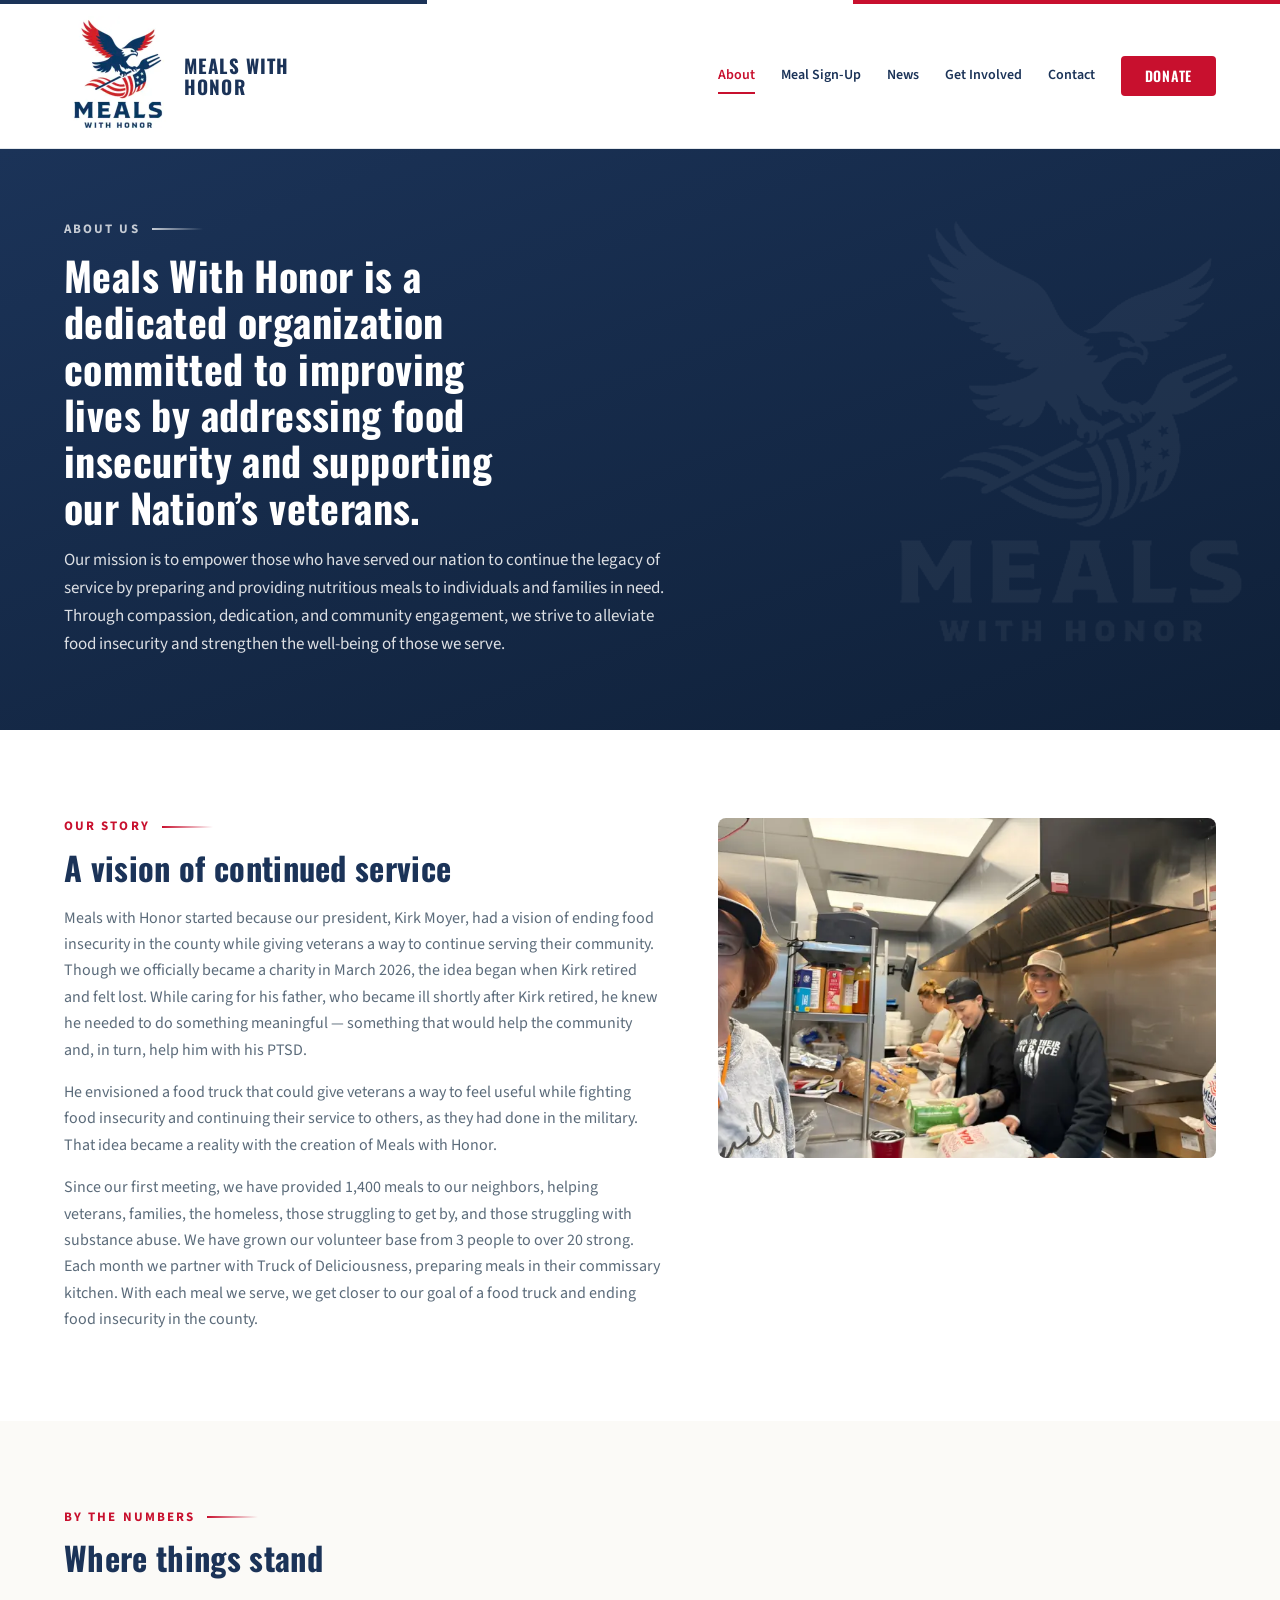
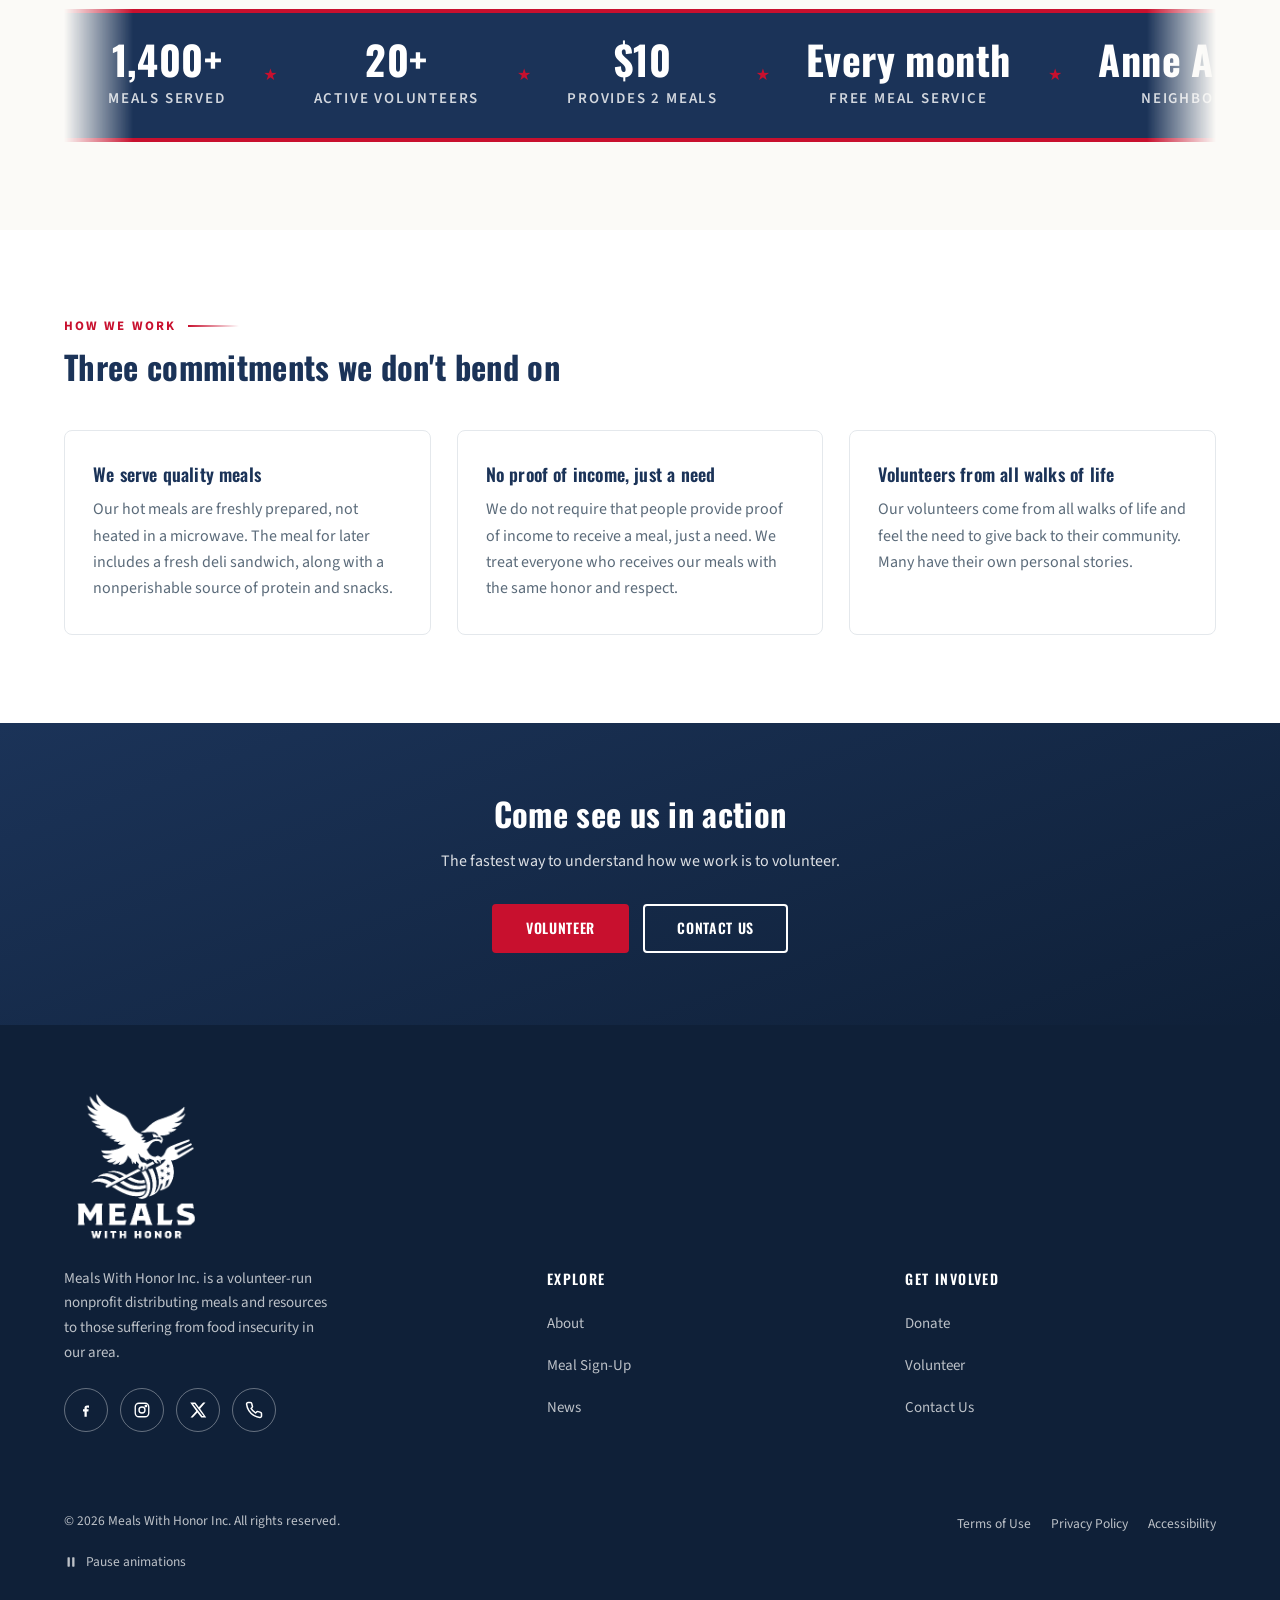
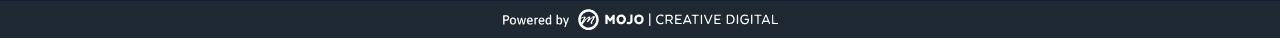
<file: about.html>
<!doctype html>
<html lang="en-US">
<head>
	<meta charset="UTF-8">
	<meta name="viewport" content="width=device-width, initial-scale=1, viewport-fit=cover">
	<meta name='robots' content='noindex, nofollow' />
<script>
(function (h) {
	if (h.getAttribute('data-motion') !== 'off') h.className += ' mwh-js';
	try { if (localStorage.getItem('mwh-motion-paused') === '1') h.setAttribute('data-motion-paused', ''); } catch (e) {}
})(document.documentElement);
</script>

	<title>About - Meals with Honor</title>
	<meta name="description" content="How Meals with Honor began with one route and four volunteers, and why the visit has always mattered as much as the meal." />
	<meta property="og:locale" content="en_US" />
	<meta property="og:type" content="article" />
	<meta property="og:title" content="About - Meals with Honor" />
	<meta property="og:description" content="How Meals with Honor began with one route and four volunteers, and why the visit has always mattered as much as the meal." />
	<meta property="og:site_name" content="Meals with Honor" />
	<meta name="twitter:card" content="summary_large_image" />
	<meta name="twitter:label1" content="Est. reading time" />
	<meta name="twitter:data1" content="1 minute" />
	<link rel="preload" href="fonts/oswald-var-latin.woff2" as="font" type="font/woff2" crossorigin>
<link rel="preload" href="fonts/source-sans-3-var-latin.woff2" as="font" type="font/woff2" crossorigin>
<meta name="theme-color" content="#1b3358">
<link rel="manifest" href="site.webmanifest">
<style id="wp-img-auto-sizes-contain-inline-css">
img:is([sizes=auto i],[sizes^="auto," i]){contain-intrinsic-size:3000px 1500px}
/*# sourceURL=wp-img-auto-sizes-contain-inline-css */
</style>
<style id="classic-theme-styles-inline-css">
/*! This file is auto-generated */
.wp-block-button__link{color:#fff;background-color:#32373c;border-radius:9999px;box-shadow:none;text-decoration:none;padding:calc(.667em + 2px) calc(1.333em + 2px);font-size:1.125em}.wp-block-file__button{background:#32373c;color:#fff;text-decoration:none}
/*# sourceURL=/wp-includes/css/classic-themes.min.css */
</style>
<link rel='stylesheet' id='elementor-frontend-css' href='css/elementor-frontend.min.css' media='all' />
<style id="elementor-frontend-inline-css">
.elementor-kit-15{--e-global-color-primary:#1B3358;--e-global-color-secondary:#C8102E;--e-global-color-text:#5B6B7A;--e-global-color-accent:#1F2933;--e-global-color-mwhnavydark:#0F2038;--e-global-color-mwhcream:#FBFAF7;--e-global-color-mwhline:#E4E8EC;--e-global-typography-primary-font-family:"Oswald";--e-global-typography-primary-font-weight:700;--e-global-typography-secondary-font-family:"Oswald";--e-global-typography-secondary-font-weight:600;--e-global-typography-text-font-family:"Source Sans 3";--e-global-typography-text-font-weight:400;--e-global-typography-accent-font-family:"Oswald";--e-global-typography-accent-font-weight:600;}.elementor-section.elementor-section-boxed > .elementor-container{max-width:1240px;}.e-con{--container-max-width:1240px;--container-default-padding-top:0px;--container-default-padding-right:0px;--container-default-padding-bottom:0px;--container-default-padding-left:0px;}.elementor-widget:not(:last-child){--kit-widget-spacing:20px;}.elementor-element{--widgets-spacing:20px 20px;--widgets-spacing-row:20px;--widgets-spacing-column:20px;}{}h1.entry-title{display:var(--page-title-display);}@media(max-width:980px){.elementor-section.elementor-section-boxed > .elementor-container{max-width:1024px;}.e-con{--container-max-width:1024px;}}@media(max-width:600px){.elementor-section.elementor-section-boxed > .elementor-container{max-width:767px;}.e-con{--container-max-width:767px;}}
.e-heading-base a, .e-paragraph-base a { all: unset; cursor: pointer; }form[data-element_type="e-form"].form-state-success [data-element_type="e-form-success-message"],form[data-element_type="e-form"].form-state-error [data-element_type="e-form-error-message"]{ display: block; }.elementor-edit-mode [data-element_type="e-form-success-message"]:is(.elementor-element-editable, :has(.elementor-element-editable), :has(> .elementor-empty-view)),.elementor-edit-mode [data-element_type="e-form-error-message"]:is(.elementor-element-editable, :has(.elementor-element-editable), :has(> .elementor-empty-view)){ display: block; }.e-background-video { position: relative; overflow: hidden; }.e-background-video__media { position: absolute; inset: 0; width: 100%; height: 100%; object-fit: cover; pointer-events: none; z-index: 0; }.e-background-video__content { position: relative; z-index: 1; flex: 1 1 auto; }.elementor-edit-mode .e-background-video__content.e-atomic-element:has(> .elementor-empty-view) { display: flex; flex-direction: column; flex: 1 1 auto; min-height: 0; }.elementor-edit-mode .e-background-video__content.e-atomic-element:has(> .elementor-empty-view) > .elementor-empty-view.elementor-empty-view { position: relative; flex: 1 1 auto; min-height: 120px; height: auto; width: 100%; }.elementor-edit-mode .e-background-video__content.e-atomic-element:has(> .elementor-empty-view) > .elementor-empty-view > .elementor-first-add { position: absolute; inset: 0; width: 100%; height: 100%; }.e-background-video__controls { z-index: 2; }.e-background-video__play, .e-background-video__pause { appearance: none; -webkit-appearance: none; }.e-background-video.e-background-video--playing .e-background-video__play { display: none; }.e-background-video.e-background-video--paused .e-background-video__pause { display: none; }.e-background-video:not(.e-background-video--playing):not(.e-background-video--paused) .e-background-video__controls,.e-background-video:not(.e-background-video--playing):not(.e-background-video--paused) .e-background-video__play,.e-background-video:not(.e-background-video--playing):not(.e-background-video--paused) .e-background-video__pause { display: none; }.e-accordion-item-header-base { list-style: none; }.e-accordion-item-header-base::-webkit-details-marker { display: none; }.e-accordion-item-base { interpolate-size: allow-keywords; }.e-accordion-item-base::details-content {block-size: 0; overflow: hidden;transition: block-size .3s ease, content-visibility .3s ease allow-discrete;}.e-accordion-item-base[open]::details-content { block-size: auto; }.e-accordion-item-icon-base.e-accordion-item-icon-base .e-svg-base { width: auto; height: 100%; max-width: 100%; }.e-accordion-item-icon-base.e-accordion-item-icon-base .e-svg-base svg { width: auto !important; }.e-accordion-item-icon-base svg { transition: transform .3s ease; }.e-accordion-item-base[open] > summary .e-accordion-item-icon-base svg { transform: rotate(180deg); }
.elementor-32 .elementor-element.elementor-element-874caf7{--display:flex;}.elementor-32 .elementor-element.elementor-element-3c4798a{--display:flex;}.elementor-32 .elementor-element.elementor-element-3d23470{--display:flex;}.elementor-32 .elementor-element.elementor-element-a86b931{--display:flex;}.elementor-32 .elementor-element.elementor-element-b76a91f{--display:flex;}
/*# sourceURL=elementor-frontend-inline-css */
</style>
<link rel='stylesheet' id='mwh-main-css' href='css/main.css' media='all' />
<style id="global-styles-inline-css">
:root{--wp--preset--aspect-ratio--square: 1;--wp--preset--aspect-ratio--4-3: 4/3;--wp--preset--aspect-ratio--3-4: 3/4;--wp--preset--aspect-ratio--3-2: 3/2;--wp--preset--aspect-ratio--2-3: 2/3;--wp--preset--aspect-ratio--16-9: 16/9;--wp--preset--aspect-ratio--9-16: 9/16;--wp--preset--color--black: #000000;--wp--preset--color--cyan-bluish-gray: #abb8c3;--wp--preset--color--white: #ffffff;--wp--preset--color--pale-pink: #f78da7;--wp--preset--color--vivid-red: #cf2e2e;--wp--preset--color--luminous-vivid-orange: #ff6900;--wp--preset--color--luminous-vivid-amber: #fcb900;--wp--preset--color--light-green-cyan: #7bdcb5;--wp--preset--color--vivid-green-cyan: #00d084;--wp--preset--color--pale-cyan-blue: #8ed1fc;--wp--preset--color--vivid-cyan-blue: #0693e3;--wp--preset--color--vivid-purple: #9b51e0;--wp--preset--color--mwh-navy: #1b3358;--wp--preset--color--mwh-navy-dark: #0f2038;--wp--preset--color--mwh-red: #c8102e;--wp--preset--color--mwh-ink: #1f2933;--wp--preset--color--mwh-muted: #5b6b7a;--wp--preset--color--mwh-cream: #fbfaf7;--wp--preset--color--mwh-white: #ffffff;--wp--preset--gradient--vivid-cyan-blue-to-vivid-purple: linear-gradient(135deg,rgb(6,147,227) 0%,rgb(155,81,224) 100%);--wp--preset--gradient--light-green-cyan-to-vivid-green-cyan: linear-gradient(135deg,rgb(122,220,180) 0%,rgb(0,208,130) 100%);--wp--preset--gradient--luminous-vivid-amber-to-luminous-vivid-orange: linear-gradient(135deg,rgb(252,185,0) 0%,rgb(255,105,0) 100%);--wp--preset--gradient--luminous-vivid-orange-to-vivid-red: linear-gradient(135deg,rgb(255,105,0) 0%,rgb(207,46,46) 100%);--wp--preset--gradient--very-light-gray-to-cyan-bluish-gray: linear-gradient(135deg,rgb(238,238,238) 0%,rgb(169,184,195) 100%);--wp--preset--gradient--cool-to-warm-spectrum: linear-gradient(135deg,rgb(74,234,220) 0%,rgb(151,120,209) 20%,rgb(207,42,186) 40%,rgb(238,44,130) 60%,rgb(251,105,98) 80%,rgb(254,248,76) 100%);--wp--preset--gradient--blush-light-purple: linear-gradient(135deg,rgb(255,206,236) 0%,rgb(152,150,240) 100%);--wp--preset--gradient--blush-bordeaux: linear-gradient(135deg,rgb(254,205,165) 0%,rgb(254,45,45) 50%,rgb(107,0,62) 100%);--wp--preset--gradient--luminous-dusk: linear-gradient(135deg,rgb(255,203,112) 0%,rgb(199,81,192) 50%,rgb(65,88,208) 100%);--wp--preset--gradient--pale-ocean: linear-gradient(135deg,rgb(255,245,203) 0%,rgb(182,227,212) 50%,rgb(51,167,181) 100%);--wp--preset--gradient--electric-grass: linear-gradient(135deg,rgb(202,248,128) 0%,rgb(113,206,126) 100%);--wp--preset--gradient--midnight: linear-gradient(135deg,rgb(2,3,129) 0%,rgb(40,116,252) 100%);--wp--preset--font-size--small: 14px;--wp--preset--font-size--medium: 20px;--wp--preset--font-size--large: 21px;--wp--preset--font-size--x-large: 42px;--wp--preset--font-size--normal: 16px;--wp--preset--font-size--huge: 34px;--wp--preset--spacing--20: 0.44rem;--wp--preset--spacing--30: 0.67rem;--wp--preset--spacing--40: 1rem;--wp--preset--spacing--50: 1.5rem;--wp--preset--spacing--60: 2.25rem;--wp--preset--spacing--70: 3.38rem;--wp--preset--spacing--80: 5.06rem;--wp--preset--shadow--natural: 6px 6px 9px rgba(0, 0, 0, 0.2);--wp--preset--shadow--deep: 12px 12px 50px rgba(0, 0, 0, 0.4);--wp--preset--shadow--sharp: 6px 6px 0px rgba(0, 0, 0, 0.2);--wp--preset--shadow--outlined: 6px 6px 0px -3px rgb(255, 255, 255), 6px 6px rgb(0, 0, 0);--wp--preset--shadow--crisp: 6px 6px 0px rgb(0, 0, 0);}.wp-block-button{--wp--preset--dimension--25: 25%;--wp--preset--dimension--50: 50%;--wp--preset--dimension--75: 75%;--wp--preset--dimension--100: 100%;}:where(body) { margin: 0; }:where(.is-layout-flex){gap: 0.5em;}:where(.is-layout-grid){gap: 0.5em;}body .is-layout-flex{display: flex;}.is-layout-flex{flex-wrap: wrap;align-items: center;}.is-layout-flex > :is(*, div){margin: 0;}body .is-layout-grid{display: grid;}.is-layout-grid > :is(*, div){margin: 0;}body{padding-top: 0px;padding-right: 0px;padding-bottom: 0px;padding-left: 0px;}:root :where(.wp-element-button, .wp-block-button__link){background-color: #32373c;border-width: 0;color: #fff;font-family: inherit;font-size: inherit;font-style: inherit;font-weight: inherit;letter-spacing: inherit;line-height: inherit;padding-top: calc(0.667em + 2px);padding-right: calc(1.333em + 2px);padding-bottom: calc(0.667em + 2px);padding-left: calc(1.333em + 2px);text-decoration: none;text-transform: inherit;}.has-black-color{color: var(--wp--preset--color--black) !important;}.has-cyan-bluish-gray-color{color: var(--wp--preset--color--cyan-bluish-gray) !important;}.has-white-color{color: var(--wp--preset--color--white) !important;}.has-pale-pink-color{color: var(--wp--preset--color--pale-pink) !important;}.has-vivid-red-color{color: var(--wp--preset--color--vivid-red) !important;}.has-luminous-vivid-orange-color{color: var(--wp--preset--color--luminous-vivid-orange) !important;}.has-luminous-vivid-amber-color{color: var(--wp--preset--color--luminous-vivid-amber) !important;}.has-light-green-cyan-color{color: var(--wp--preset--color--light-green-cyan) !important;}.has-vivid-green-cyan-color{color: var(--wp--preset--color--vivid-green-cyan) !important;}.has-pale-cyan-blue-color{color: var(--wp--preset--color--pale-cyan-blue) !important;}.has-vivid-cyan-blue-color{color: var(--wp--preset--color--vivid-cyan-blue) !important;}.has-vivid-purple-color{color: var(--wp--preset--color--vivid-purple) !important;}.has-mwh-navy-color{color: var(--wp--preset--color--mwh-navy) !important;}.has-mwh-navy-dark-color{color: var(--wp--preset--color--mwh-navy-dark) !important;}.has-mwh-red-color{color: var(--wp--preset--color--mwh-red) !important;}.has-mwh-ink-color{color: var(--wp--preset--color--mwh-ink) !important;}.has-mwh-muted-color{color: var(--wp--preset--color--mwh-muted) !important;}.has-mwh-cream-color{color: var(--wp--preset--color--mwh-cream) !important;}.has-mwh-white-color{color: var(--wp--preset--color--mwh-white) !important;}.has-black-background-color{background-color: var(--wp--preset--color--black) !important;}.has-cyan-bluish-gray-background-color{background-color: var(--wp--preset--color--cyan-bluish-gray) !important;}.has-white-background-color{background-color: var(--wp--preset--color--white) !important;}.has-pale-pink-background-color{background-color: var(--wp--preset--color--pale-pink) !important;}.has-vivid-red-background-color{background-color: var(--wp--preset--color--vivid-red) !important;}.has-luminous-vivid-orange-background-color{background-color: var(--wp--preset--color--luminous-vivid-orange) !important;}.has-luminous-vivid-amber-background-color{background-color: var(--wp--preset--color--luminous-vivid-amber) !important;}.has-light-green-cyan-background-color{background-color: var(--wp--preset--color--light-green-cyan) !important;}.has-vivid-green-cyan-background-color{background-color: var(--wp--preset--color--vivid-green-cyan) !important;}.has-pale-cyan-blue-background-color{background-color: var(--wp--preset--color--pale-cyan-blue) !important;}.has-vivid-cyan-blue-background-color{background-color: var(--wp--preset--color--vivid-cyan-blue) !important;}.has-vivid-purple-background-color{background-color: var(--wp--preset--color--vivid-purple) !important;}.has-mwh-navy-background-color{background-color: var(--wp--preset--color--mwh-navy) !important;}.has-mwh-navy-dark-background-color{background-color: var(--wp--preset--color--mwh-navy-dark) !important;}.has-mwh-red-background-color{background-color: var(--wp--preset--color--mwh-red) !important;}.has-mwh-ink-background-color{background-color: var(--wp--preset--color--mwh-ink) !important;}.has-mwh-muted-background-color{background-color: var(--wp--preset--color--mwh-muted) !important;}.has-mwh-cream-background-color{background-color: var(--wp--preset--color--mwh-cream) !important;}.has-mwh-white-background-color{background-color: var(--wp--preset--color--mwh-white) !important;}.has-black-border-color{border-color: var(--wp--preset--color--black) !important;}.has-cyan-bluish-gray-border-color{border-color: var(--wp--preset--color--cyan-bluish-gray) !important;}.has-white-border-color{border-color: var(--wp--preset--color--white) !important;}.has-pale-pink-border-color{border-color: var(--wp--preset--color--pale-pink) !important;}.has-vivid-red-border-color{border-color: var(--wp--preset--color--vivid-red) !important;}.has-luminous-vivid-orange-border-color{border-color: var(--wp--preset--color--luminous-vivid-orange) !important;}.has-luminous-vivid-amber-border-color{border-color: var(--wp--preset--color--luminous-vivid-amber) !important;}.has-light-green-cyan-border-color{border-color: var(--wp--preset--color--light-green-cyan) !important;}.has-vivid-green-cyan-border-color{border-color: var(--wp--preset--color--vivid-green-cyan) !important;}.has-pale-cyan-blue-border-color{border-color: var(--wp--preset--color--pale-cyan-blue) !important;}.has-vivid-cyan-blue-border-color{border-color: var(--wp--preset--color--vivid-cyan-blue) !important;}.has-vivid-purple-border-color{border-color: var(--wp--preset--color--vivid-purple) !important;}.has-mwh-navy-border-color{border-color: var(--wp--preset--color--mwh-navy) !important;}.has-mwh-navy-dark-border-color{border-color: var(--wp--preset--color--mwh-navy-dark) !important;}.has-mwh-red-border-color{border-color: var(--wp--preset--color--mwh-red) !important;}.has-mwh-ink-border-color{border-color: var(--wp--preset--color--mwh-ink) !important;}.has-mwh-muted-border-color{border-color: var(--wp--preset--color--mwh-muted) !important;}.has-mwh-cream-border-color{border-color: var(--wp--preset--color--mwh-cream) !important;}.has-mwh-white-border-color{border-color: var(--wp--preset--color--mwh-white) !important;}.has-vivid-cyan-blue-to-vivid-purple-gradient-background{background: var(--wp--preset--gradient--vivid-cyan-blue-to-vivid-purple) !important;}.has-light-green-cyan-to-vivid-green-cyan-gradient-background{background: var(--wp--preset--gradient--light-green-cyan-to-vivid-green-cyan) !important;}.has-luminous-vivid-amber-to-luminous-vivid-orange-gradient-background{background: var(--wp--preset--gradient--luminous-vivid-amber-to-luminous-vivid-orange) !important;}.has-luminous-vivid-orange-to-vivid-red-gradient-background{background: var(--wp--preset--gradient--luminous-vivid-orange-to-vivid-red) !important;}.has-very-light-gray-to-cyan-bluish-gray-gradient-background{background: var(--wp--preset--gradient--very-light-gray-to-cyan-bluish-gray) !important;}.has-cool-to-warm-spectrum-gradient-background{background: var(--wp--preset--gradient--cool-to-warm-spectrum) !important;}.has-blush-light-purple-gradient-background{background: var(--wp--preset--gradient--blush-light-purple) !important;}.has-blush-bordeaux-gradient-background{background: var(--wp--preset--gradient--blush-bordeaux) !important;}.has-luminous-dusk-gradient-background{background: var(--wp--preset--gradient--luminous-dusk) !important;}.has-pale-ocean-gradient-background{background: var(--wp--preset--gradient--pale-ocean) !important;}.has-electric-grass-gradient-background{background: var(--wp--preset--gradient--electric-grass) !important;}.has-midnight-gradient-background{background: var(--wp--preset--gradient--midnight) !important;}.has-small-font-size{font-size: var(--wp--preset--font-size--small) !important;}.has-medium-font-size{font-size: var(--wp--preset--font-size--medium) !important;}.has-large-font-size{font-size: var(--wp--preset--font-size--large) !important;}.has-x-large-font-size{font-size: var(--wp--preset--font-size--x-large) !important;}.has-normal-font-size{font-size: var(--wp--preset--font-size--normal) !important;}.has-huge-font-size{font-size: var(--wp--preset--font-size--huge) !important;}
/*# sourceURL=global-styles-inline-css */
</style>
<link rel='stylesheet' id='base-desktop-css' href='css/base-desktop.css' media='all' />
<link rel='stylesheet' id='base-mobile-css' href='css/base-mobile.css' media='(max-width:600px)' />
<link rel="icon" href="images/favicon-512-32x32.png" sizes="32x32" />
<link rel="icon" href="images/favicon-512-192x192.png" sizes="192x192" />
<link rel="apple-touch-icon" href="images/favicon-512-180x180.png" />
</head>

<body class="wp-singular page-template-default page page-id-32 wp-custom-logo wp-embed-responsive wp-theme-meals-with-honor elementor-default elementor-kit-15 elementor-page elementor-page-32">

<a class="mwh-skip" href="#main">Skip to content</a>

<header class="mwh-header">
	<div class="mwh-header__inner">
			<a class="mwh-brand" href="index.html">
		<img width="216" height="240" src="images/logo-216x240-png.webp" class="mwh-brand__mark" alt="" fetchpriority="auto" sizes="108px" decoding="async" srcset="images/logo-216x240-png.webp 216w, images/logo-270x300-png.webp 270w, images/logo-png.webp 304w" />		<span class="mwh-brand__word">Meals with<br>Honor</span>
	</a>
	
								<button class="mwh-navtoggle" id="navToggle" type="button"
					aria-expanded="false" aria-controls="primaryNav"
					aria-label="Open menu">
				<span class="mwh-navtoggle__bars"><svg aria-hidden="true" focusable="false" xmlns="http://www.w3.org/2000/svg" width="24" height="24" viewbox="0 0 24 24" fill="none" stroke="currentColor" stroke-width="2" stroke-linecap="round" stroke-linejoin="round"><path d="M3 6h18M3 12h18M3 18h18" /></svg></span>
				<span class="mwh-navtoggle__x"><svg aria-hidden="true" focusable="false" xmlns="http://www.w3.org/2000/svg" width="24" height="24" viewbox="0 0 24 24" fill="none" stroke="currentColor" stroke-width="2" stroke-linecap="round" stroke-linejoin="round"><path d="M18 6L6 18M6 6l12 12" /></svg></span>
			</button>

			<nav class="mwh-nav" id="primaryNav" aria-label="Primary">
				<a href="about.html" aria-current="page">About</a><a href="programs.html">Meal Sign-Up</a><a href="news.html">News</a><a href="get-involved.html">Get Involved</a><a href="contact.html">Contact</a><a href="get-involved.html#donate" class="mwh-btn mwh-btn-red mwh-btn--sm">Donate</a>			</nav>
			</div>
</header>

<div class="mwh-navscrim" data-open="false"></div>

<main id="main">
		<div data-elementor-type="wp-page" data-elementor-id="32" class="elementor elementor-32">
				<div class="elementor-element elementor-element-874caf7 e-con-full e-flex e-con e-parent" data-id="874caf7" data-element_type="container" data-e-type="container">
				<div class="elementor-element elementor-element-bc152ef elementor-widget elementor-widget-mwh-page-hero mwh-band-widget" data-id="bc152ef" data-element_type="widget" data-e-type="widget" data-widget_type="mwh-page-hero.default">
				<div class="elementor-widget-container">
							<section class="mwh-pagehero">
			<div class="mwh-pagehero__inner">
				<p class="mwh-kicker">About Us</p><h1 >Meals With Honor is a dedicated organization committed to improving lives by addressing food insecurity and supporting our Nation&rsquo;s veterans.</h1><p class="mwh-pagehero__copy">Our mission is to empower those who have served our nation to continue the legacy of service by preparing and providing nutritious meals to individuals and families in need. Through compassion, dedication, and community engagement, we strive to alleviate food insecurity and strengthen the well-being of those we serve.</p>			</div>
		</section>
						</div>
				</div>
				</div>
		<div class="elementor-element elementor-element-3c4798a e-con-full e-flex e-con e-parent" data-id="3c4798a" data-element_type="container" data-e-type="container">
				<div class="elementor-element elementor-element-37e30b8 elementor-widget elementor-widget-mwh-split mwh-band-widget" data-id="37e30b8" data-element_type="widget" data-e-type="widget" data-widget_type="mwh-split.default">
				<div class="elementor-widget-container">
					<section class="mwh-section"><div class="mwh-wrap mwh-split"><div class="mwh-split__main"><p class="mwh-kicker">Our Story</p><h2 class="mwh-heading">A vision of continued service</h2><div class="mwh-prose"><p>Meals with Honor started because our president, Kirk Moyer, had a vision of ending food insecurity in the county while giving veterans a way to continue serving their community. Though we officially became a charity in March 2026, the idea began when Kirk retired and felt lost. While caring for his father, who became ill shortly after Kirk retired, he knew he needed to do something meaningful &mdash; something that would help the community and, in turn, help him with his PTSD.</p><p>He envisioned a food truck that could give veterans a way to feel useful while fighting food insecurity and continuing their service to others, as they had done in the military. That idea became a reality with the creation of Meals with Honor.</p><p>Since our first meeting, we have provided 1,400 meals to our neighbors, helping veterans, families, the homeless, those struggling to get by, and those struggling with substance abuse. We have grown our volunteer base from 3 people to over 20 strong. Each month we partner with Truck of Deliciousness, preparing meals in their commissary kitchen. With each meal we serve, we get closer to our goal of a food truck and ending food insecurity in the county.</p></div></div><div class="mwh-split__aside"><img width="700" height="525" src="images/volunteers-assembling-sandwiches-700x525-jpg.webp" class="attachment-mwh-card-media size-mwh-card-media" alt="Smiling volunteers in gloves assembling sandwiches along the kitchen prep counter" loading="lazy" decoding="async" style="border-radius:var(--mwh-radius-card);width:100%;height:340px;object-fit:cover" srcset="images/volunteers-assembling-sandwiches-700x525-jpg.webp 700w, images/volunteers-assembling-sandwiches-300x225-jpg.webp 300w, images/volunteers-assembling-sandwiches-1024x768-jpg.webp 1024w, images/volunteers-assembling-sandwiches-768x576-jpg.webp 768w, images/volunteers-assembling-sandwiches-320x240-jpg.webp 320w, images/volunteers-assembling-sandwiches-jpg.webp 1280w" sizes="auto, (max-width: 700px) 100vw, 700px" /></div></div></section>				</div>
				</div>
				</div>
		<div class="elementor-element elementor-element-3d23470 e-con-full e-flex e-con e-parent" data-id="3d23470" data-element_type="container" data-e-type="container">
				<div class="elementor-element elementor-element-fd8a2e9 elementor-widget elementor-widget-mwh-stats mwh-band-widget" data-id="fd8a2e9" data-element_type="widget" data-e-type="widget" data-widget_type="mwh-stats.default">
				<div class="elementor-widget-container">
					<section class="mwh-section mwh-section--alt mwh-numbers"><div class="mwh-wrap"><div class="mwh-section-head"><p class="mwh-kicker">By the Numbers</p><h2 class="mwh-heading">Where things stand</h2></div></div><div class="mwh-ticker"><div class="mwh-ticker__track"><ul class="mwh-ticker__list" role="list"><li class="mwh-ticker__item"><span class="mwh-ticker__n">1,400+</span> <span class="mwh-ticker__l">meals served</span></li><li class="mwh-ticker__item"><span class="mwh-ticker__n">20+</span> <span class="mwh-ticker__l">active volunteers</span></li><li class="mwh-ticker__item"><span class="mwh-ticker__n">$10</span> <span class="mwh-ticker__l">provides 2 meals</span></li><li class="mwh-ticker__item"><span class="mwh-ticker__n">Every month</span> <span class="mwh-ticker__l">free meal service</span></li><li class="mwh-ticker__item"><span class="mwh-ticker__n">Anne Arundel County</span> <span class="mwh-ticker__l">neighbors serving neighbors</span></li></ul><ul class="mwh-ticker__list" role="list" aria-hidden="true"><li class="mwh-ticker__item"><span class="mwh-ticker__n">1,400+</span> <span class="mwh-ticker__l">meals served</span></li><li class="mwh-ticker__item"><span class="mwh-ticker__n">20+</span> <span class="mwh-ticker__l">active volunteers</span></li><li class="mwh-ticker__item"><span class="mwh-ticker__n">$10</span> <span class="mwh-ticker__l">provides 2 meals</span></li><li class="mwh-ticker__item"><span class="mwh-ticker__n">Every month</span> <span class="mwh-ticker__l">free meal service</span></li><li class="mwh-ticker__item"><span class="mwh-ticker__n">Anne Arundel County</span> <span class="mwh-ticker__l">neighbors serving neighbors</span></li></ul></div></div></section>				</div>
				</div>
				</div>
		<div class="elementor-element elementor-element-a86b931 e-con-full e-flex e-con e-parent" data-id="a86b931" data-element_type="container" data-e-type="container">
				<div class="elementor-element elementor-element-ebb98bd elementor-widget elementor-widget-mwh-cards mwh-band-widget" data-id="ebb98bd" data-element_type="widget" data-e-type="widget" data-widget_type="mwh-cards.default">
				<div class="elementor-widget-container">
					<section class="mwh-section"><div class="mwh-wrap"><div class="mwh-section-head"><p class="mwh-kicker">How We Work</p><h2 class="mwh-heading">Three commitments we don&#039;t bend on</h2></div><div class="mwh-grid-3"><article class="mwh-card"><h3 class="mwh-card-heading">We serve quality meals</h3><p class="mwh-copy">Our hot meals are freshly prepared, not heated in a microwave. The meal for later includes a fresh deli sandwich, along with a nonperishable source of protein and snacks.</p></article><article class="mwh-card"><h3 class="mwh-card-heading">No proof of income, just a need</h3><p class="mwh-copy">We do not require that people provide proof of income to receive a meal, just a need. We treat everyone who receives our meals with the same honor and respect.</p></article><article class="mwh-card"><h3 class="mwh-card-heading">Volunteers from all walks of life</h3><p class="mwh-copy">Our volunteers come from all walks of life and feel the need to give back to their community. Many have their own personal stories.</p></article></div></div></section>				</div>
				</div>
				</div>
		<div class="elementor-element elementor-element-b76a91f e-con-full e-flex e-con e-parent" data-id="b76a91f" data-element_type="container" data-e-type="container">
				<div class="elementor-element elementor-element-b741b42 elementor-widget elementor-widget-mwh-cta mwh-band-widget" data-id="b741b42" data-element_type="widget" data-e-type="widget" data-widget_type="mwh-cta.default">
				<div class="elementor-widget-container">
							<section class="mwh-cta">
			<div class="mwh-cta__inner">
				<h2 >Come see us in action</h2><p >The fastest way to understand how we work is to volunteer.</p><div class="mwh-btn-row"><a class="mwh-btn mwh-btn-red" href="get-involved.html#volunteer">Volunteer</a><a class="mwh-btn mwh-btn-outline-white" href="contact.html">Contact Us</a></div>			</div>
		</section>
						</div>
				</div>
				</div>
				</div>
		</main>

<footer class="mwh-footer">
	<h2 class="mwh-sr">Site footer</h2>

	<div class="mwh-footer__inner">
		<div>
											<img class="mwh-footer__logo" src="images/logo/logo-white.png" width="304" height="338" alt="" loading="lazy" decoding="async">
			
							<p class="mwh-footer__blurb">Meals With Honor Inc. is a volunteer-run nonprofit distributing meals and resources to those suffering from food insecurity in our area.</p>
			
							<div class="mwh-social">
												<a aria-hidden="true"><svg aria-hidden="true" focusable="false" xmlns="http://www.w3.org/2000/svg" width="24" height="24" viewbox="0 0 24 24" fill="currentColor"><path d="M13.5 9H16V6h-2.5C11 6 10 7.2 10 9.2V11H8v3h2v7h3v-7h2.2l.3-3H13v-1.3c0-.7.3-1.7 1.5-1.7Z" />
</svg></a>
														<a href="https://www.instagram.com/mealswithhonor/" target="_blank" rel="noopener" aria-label="Instagram (opens in a new tab)"><svg aria-hidden="true" focusable="false" xmlns="http://www.w3.org/2000/svg" width="24" height="24" viewbox="0 0 24 24" fill="none" stroke="currentColor" stroke-width="1.8"><rect x="3" y="3" width="18" height="18" rx="5" />
  <circle cx="12" cy="12" r="4" />
  <circle cx="17.2" cy="6.8" r="1" />
</svg></a>
														<a href="https://x.com/mealswithhonor" target="_blank" rel="noopener" aria-label="X (opens in a new tab)"><svg aria-hidden="true" focusable="false" xmlns="http://www.w3.org/2000/svg" width="24" height="24" viewbox="0 0 24 24" fill="currentColor"><path d="M18.9 2H22l-7.2 8.2L23 22h-6.6l-5.2-6.8L5 22H2l7.7-8.8L1.6 2h6.8l4.7 6.2Zm-1.2 18h1.8L7.4 4H5.5Z" />
</svg></a>
													<a href="tel:4107937396" aria-label="Call (410) 793-7396"><svg aria-hidden="true" focusable="false" xmlns="http://www.w3.org/2000/svg" width="24" height="24" viewbox="0 0 24 24" fill="none" stroke="currentColor" stroke-width="2" stroke-linecap="round" stroke-linejoin="round"><path d="M22 16.92v3a2 2 0 0 1-2.18 2 19.79 19.79 0 0 1-8.63-3.07 19.5 19.5 0 0 1-6-6 19.79 19.79 0 0 1-3.07-8.67A2 2 0 0 1 4.11 2h3a2 2 0 0 1 2 1.72 12.84 12.84 0 0 0 .7 2.81 2 2 0 0 1-.45 2.11L8.09 9.91a16 16 0 0 0 6 6l1.27-1.27a2 2 0 0 1 2.11-.45 12.84 12.84 0 0 0 2.81.7A2 2 0 0 1 22 16.92z" /></svg></a>
									</div>
					</div>

					<div class="mwh-footer__col">
				<h3>Explore</h3>
				<nav class="mwh-footer__links" aria-label="Explore">
					<a href="about.html" aria-current="page">About</a><a href="programs.html">Meal Sign-Up</a><a href="news.html">News</a>				</nav>
			</div>
		
					<div class="mwh-footer__col">
				<h3>Get Involved</h3>
				<nav class="mwh-footer__links" aria-label="Get Involved">
					<a href="get-involved.html#donate">Donate</a><a href="get-involved.html#volunteer">Volunteer</a><a href="contact.html">Contact Us</a>				</nav>
			</div>
			</div>

	<div class="mwh-colophon">
		<span>
			&copy; 2026 Meals With Honor Inc. All rights reserved.		</span>

								<nav class="mwh-colophon__links" aria-label="Legal">
				<a href="terms-of-use.html">Terms of Use</a><a href="privacy-policy.html">Privacy Policy</a><a href="accessibility.html">Accessibility</a>			</nav>
			</div>

		<div class="mwh-motion-row">
			<button type="button" class="mwh-motion-btn" data-motion-toggle hidden>
		<span class="mwh-motion-btn__pause"><svg aria-hidden="true" focusable="false" xmlns="http://www.w3.org/2000/svg" viewBox="0 0 24 24" fill="currentColor"><rect x="6" y="4" width="4" height="16" rx="1"/><rect x="14" y="4" width="4" height="16" rx="1"/></svg></span>
		<span class="mwh-motion-btn__play"><svg aria-hidden="true" focusable="false" xmlns="http://www.w3.org/2000/svg" viewBox="0 0 24 24" fill="currentColor"><path d="M7 4.5v15a1 1 0 0 0 1.5.86l12.5-7.5a1 1 0 0 0 0-1.72L8.5 3.64A1 1 0 0 0 7 4.5Z"/></svg></span>
		<span class="mwh-motion-btn__label">Pause animations</span>
	</button>
		</div>

	<p class="mwh-credit">
		<a href="https://mojo.biz" target="_blank" rel="noopener">
			<img src="images/logo/powered-by-mojo.svg" width="630" height="48" alt="Powered by MOJO Creative Digital" loading="lazy" decoding="async">
			<span class="mwh-sr">(opens in a new tab)</span>
		</a>
	</p>
</footer>

<button class="mwh-totop" id="toTop" type="button" aria-label="Back to top">
	<svg aria-hidden="true" focusable="false" xmlns="http://www.w3.org/2000/svg" width="24" height="24" viewbox="0 0 24 24" fill="none" stroke="currentColor" stroke-width="2" stroke-linecap="round" stroke-linejoin="round"><path d="M12 19V5M5 12l7-7 7 7" /></svg></button>

<script id="mwh-main-js-extra">
var mwhL10n = {"openMenu":"Open menu","closeMenu":"Close menu","viewLarger":"%1$s \u2014 view larger","viewer":"Gallery image viewer","prev":"Previous image","next":"Next image","close":"Close viewer","imageOf":"Image %1$s of %2$s.","photoOf":"Photo %1$s of %2$s","pauseMotion":"Pause animations","playMotion":"Play animations"};
//# sourceURL=mwh-main-js-extra
</script>
<script id="mwh-main-js" src="js/main.min.js"></script>
</body>
</html>
</file>
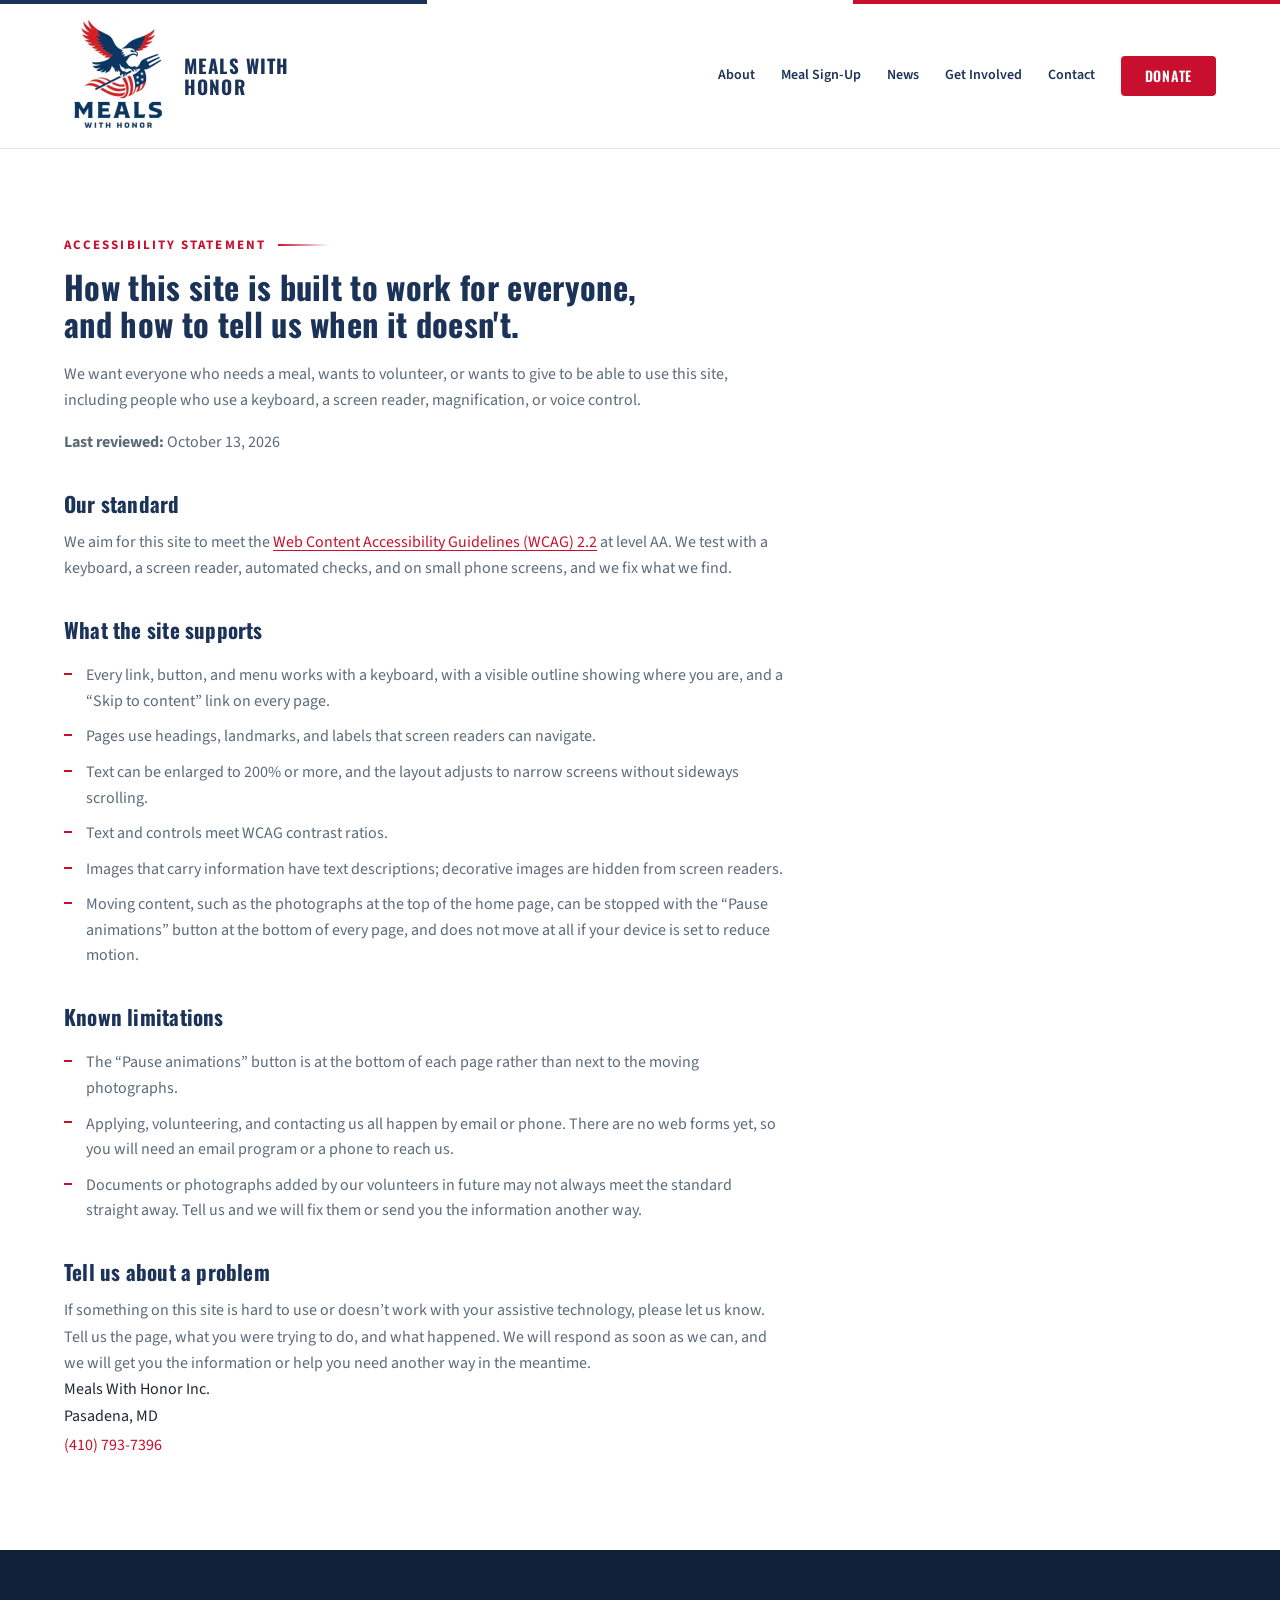
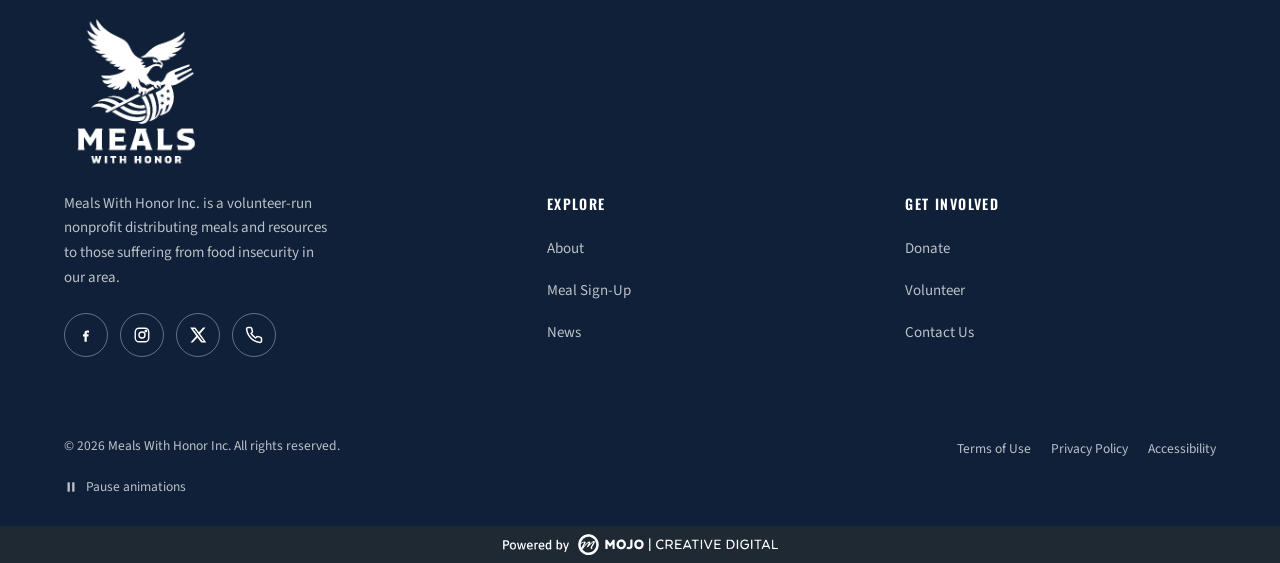
<file: accessibility.html>
<!doctype html>
<html lang="en-US">
<head>
	<meta charset="UTF-8">
	<meta name="viewport" content="width=device-width, initial-scale=1, viewport-fit=cover">
	<meta name='robots' content='noindex, nofollow' />
<script>
(function (h) {
	if (h.getAttribute('data-motion') !== 'off') h.className += ' mwh-js';
	try { if (localStorage.getItem('mwh-motion-paused') === '1') h.setAttribute('data-motion-paused', ''); } catch (e) {}
})(document.documentElement);
</script>

	<title>Accessibility Statement - Meals with Honor</title>
	<meta name="description" content="Meals with Honor aims to meet WCAG 2.2 AA. What the site supports, its known limitations, and how to report a problem." />
	<meta property="og:locale" content="en_US" />
	<meta property="og:type" content="article" />
	<meta property="og:title" content="Accessibility Statement - Meals with Honor" />
	<meta property="og:description" content="Meals with Honor aims to meet WCAG 2.2 AA. What the site supports, its known limitations, and how to report a problem." />
	<meta property="og:site_name" content="Meals with Honor" />
	<meta name="twitter:card" content="summary_large_image" />
	<meta name="twitter:label1" content="Est. reading time" />
	<meta name="twitter:data1" content="2 minutes" />
	<link rel="preload" href="fonts/oswald-var-latin.woff2" as="font" type="font/woff2" crossorigin>
<link rel="preload" href="fonts/source-sans-3-var-latin.woff2" as="font" type="font/woff2" crossorigin>
<meta name="theme-color" content="#1b3358">
<link rel="manifest" href="site.webmanifest">
<style id="wp-img-auto-sizes-contain-inline-css">
img:is([sizes=auto i],[sizes^="auto," i]){contain-intrinsic-size:3000px 1500px}
/*# sourceURL=wp-img-auto-sizes-contain-inline-css */
</style>
<style id="wp-block-library-inline-css">
:root{--wp-block-synced-color:#7a00df;--wp-block-synced-color--rgb:122,0,223;--wp-bound-block-color:var(--wp-block-synced-color);--wp-editor-canvas-background:#ddd;--wp-admin-theme-color:#007cba;--wp-admin-theme-color--rgb:0,124,186;--wp-admin-theme-color-darker-10:#006ba1;--wp-admin-theme-color-darker-10--rgb:0,107,160.5;--wp-admin-theme-color-darker-20:#005a87;--wp-admin-theme-color-darker-20--rgb:0,90,135;--wp-admin-border-width-focus:2px}@media (min-resolution:192dpi){:root{--wp-admin-border-width-focus:1.5px}}.wp-element-button{cursor:pointer}:root .has-very-light-gray-background-color{background-color:#eee}:root .has-very-dark-gray-background-color{background-color:#313131}:root .has-very-light-gray-color{color:#eee}:root .has-very-dark-gray-color{color:#313131}:root .has-vivid-green-cyan-to-vivid-cyan-blue-gradient-background{background:linear-gradient(135deg,#00d084,#0693e3)}:root .has-purple-crush-gradient-background{background:linear-gradient(135deg,#34e2e4,#4721fb 50%,#ab1dfe)}:root .has-hazy-dawn-gradient-background{background:linear-gradient(135deg,#faaca8,#dad0ec)}:root .has-subdued-olive-gradient-background{background:linear-gradient(135deg,#fafae1,#67a671)}:root .has-atomic-cream-gradient-background{background:linear-gradient(135deg,#fdd79a,#004a59)}:root .has-nightshade-gradient-background{background:linear-gradient(135deg,#330968,#31cdcf)}:root .has-midnight-gradient-background{background:linear-gradient(135deg,#020381,#2874fc)}:root{--wp--preset--font-size--normal:16px;--wp--preset--font-size--huge:42px}.has-regular-font-size{font-size:1em}.has-larger-font-size{font-size:2.625em}.has-normal-font-size{font-size:var(--wp--preset--font-size--normal)}.has-huge-font-size{font-size:var(--wp--preset--font-size--huge)}:root .has-text-align-center{text-align:center}:root .has-text-align-left{text-align:left}:root .has-text-align-right{text-align:right}.has-fit-text{white-space:nowrap!important}#end-resizable-editor-section{display:none}.aligncenter{clear:both}.items-justified-left{justify-content:flex-start}.items-justified-center{justify-content:center}.items-justified-right{justify-content:flex-end}.items-justified-space-between{justify-content:space-between}.screen-reader-text{word-wrap:normal!important;border:0;clip-path:inset(50%);height:1px;margin:-1px;overflow:hidden;padding:0;position:absolute;width:1px;word-break:normal!important}.screen-reader-text:focus{background-color:#ddd;clip-path:none;color:#444;display:block;font-size:1em;height:auto;left:5px;line-height:normal;padding:15px 23px 14px;text-decoration:none;top:5px;width:auto;z-index:100000}html :where(.has-border-color){border-style:solid}html :where([style^=border-color],[style*=";border-color"],[style*="; border-color"]){border-style:solid}html :where([style^=border-top-color],[style*=";border-top-color"],[style*="; border-top-color"]){border-top-style:solid}html :where([style^=border-right-color],[style*=";border-right-color"],[style*="; border-right-color"]){border-right-style:solid}html :where([style^=border-bottom-color],[style*=";border-bottom-color"],[style*="; border-bottom-color"]){border-bottom-style:solid}html :where([style^=border-left-color],[style*=";border-left-color"],[style*="; border-left-color"]){border-left-style:solid}html :where([style^=border-width],[style*=";border-width"],[style*="; border-width"]){border-style:solid}html :where([style^=border-top-width],[style*=";border-top-width"],[style*="; border-top-width"]){border-top-style:solid}html :where([style^=border-right-width],[style*=";border-right-width"],[style*="; border-right-width"]){border-right-style:solid}html :where([style^=border-bottom-width],[style*=";border-bottom-width"],[style*="; border-bottom-width"]){border-bottom-style:solid}html :where([style^=border-left-width],[style*=";border-left-width"],[style*="; border-left-width"]){border-left-style:solid}html :where(img[class*=wp-image-]){height:auto;max-width:100%}:where(figure){margin:0 0 1em}html :where(.is-position-sticky){--wp-admin--admin-bar--position-offset:var(--wp-admin--admin-bar--height,0px)}@media screen and (max-width:600px){html :where(.is-position-sticky){--wp-admin--admin-bar--position-offset:0px}}
/*# sourceURL=/wp-includes/css/dist/block-library/common.min.css */
</style>
<style id="classic-theme-styles-inline-css">
/*! This file is auto-generated */
.wp-block-button__link{color:#fff;background-color:#32373c;border-radius:9999px;box-shadow:none;text-decoration:none;padding:calc(.667em + 2px) calc(1.333em + 2px);font-size:1.125em}.wp-block-file__button{background:#32373c;color:#fff;text-decoration:none}
/*# sourceURL=/wp-includes/css/classic-themes.min.css */
</style>
<link rel='stylesheet' id='mwh-main-css' href='css/main.css' media='all' />
<style id="global-styles-inline-css">
:root{--wp--preset--aspect-ratio--square: 1;--wp--preset--aspect-ratio--4-3: 4/3;--wp--preset--aspect-ratio--3-4: 3/4;--wp--preset--aspect-ratio--3-2: 3/2;--wp--preset--aspect-ratio--2-3: 2/3;--wp--preset--aspect-ratio--16-9: 16/9;--wp--preset--aspect-ratio--9-16: 9/16;--wp--preset--color--black: #000000;--wp--preset--color--cyan-bluish-gray: #abb8c3;--wp--preset--color--white: #ffffff;--wp--preset--color--pale-pink: #f78da7;--wp--preset--color--vivid-red: #cf2e2e;--wp--preset--color--luminous-vivid-orange: #ff6900;--wp--preset--color--luminous-vivid-amber: #fcb900;--wp--preset--color--light-green-cyan: #7bdcb5;--wp--preset--color--vivid-green-cyan: #00d084;--wp--preset--color--pale-cyan-blue: #8ed1fc;--wp--preset--color--vivid-cyan-blue: #0693e3;--wp--preset--color--vivid-purple: #9b51e0;--wp--preset--color--mwh-navy: #1b3358;--wp--preset--color--mwh-navy-dark: #0f2038;--wp--preset--color--mwh-red: #c8102e;--wp--preset--color--mwh-ink: #1f2933;--wp--preset--color--mwh-muted: #5b6b7a;--wp--preset--color--mwh-cream: #fbfaf7;--wp--preset--color--mwh-white: #ffffff;--wp--preset--gradient--vivid-cyan-blue-to-vivid-purple: linear-gradient(135deg,rgb(6,147,227) 0%,rgb(155,81,224) 100%);--wp--preset--gradient--light-green-cyan-to-vivid-green-cyan: linear-gradient(135deg,rgb(122,220,180) 0%,rgb(0,208,130) 100%);--wp--preset--gradient--luminous-vivid-amber-to-luminous-vivid-orange: linear-gradient(135deg,rgb(252,185,0) 0%,rgb(255,105,0) 100%);--wp--preset--gradient--luminous-vivid-orange-to-vivid-red: linear-gradient(135deg,rgb(255,105,0) 0%,rgb(207,46,46) 100%);--wp--preset--gradient--very-light-gray-to-cyan-bluish-gray: linear-gradient(135deg,rgb(238,238,238) 0%,rgb(169,184,195) 100%);--wp--preset--gradient--cool-to-warm-spectrum: linear-gradient(135deg,rgb(74,234,220) 0%,rgb(151,120,209) 20%,rgb(207,42,186) 40%,rgb(238,44,130) 60%,rgb(251,105,98) 80%,rgb(254,248,76) 100%);--wp--preset--gradient--blush-light-purple: linear-gradient(135deg,rgb(255,206,236) 0%,rgb(152,150,240) 100%);--wp--preset--gradient--blush-bordeaux: linear-gradient(135deg,rgb(254,205,165) 0%,rgb(254,45,45) 50%,rgb(107,0,62) 100%);--wp--preset--gradient--luminous-dusk: linear-gradient(135deg,rgb(255,203,112) 0%,rgb(199,81,192) 50%,rgb(65,88,208) 100%);--wp--preset--gradient--pale-ocean: linear-gradient(135deg,rgb(255,245,203) 0%,rgb(182,227,212) 50%,rgb(51,167,181) 100%);--wp--preset--gradient--electric-grass: linear-gradient(135deg,rgb(202,248,128) 0%,rgb(113,206,126) 100%);--wp--preset--gradient--midnight: linear-gradient(135deg,rgb(2,3,129) 0%,rgb(40,116,252) 100%);--wp--preset--font-size--small: 14px;--wp--preset--font-size--medium: 20px;--wp--preset--font-size--large: 21px;--wp--preset--font-size--x-large: 42px;--wp--preset--font-size--normal: 16px;--wp--preset--font-size--huge: 34px;--wp--preset--spacing--20: 0.44rem;--wp--preset--spacing--30: 0.67rem;--wp--preset--spacing--40: 1rem;--wp--preset--spacing--50: 1.5rem;--wp--preset--spacing--60: 2.25rem;--wp--preset--spacing--70: 3.38rem;--wp--preset--spacing--80: 5.06rem;--wp--preset--shadow--natural: 6px 6px 9px rgba(0, 0, 0, 0.2);--wp--preset--shadow--deep: 12px 12px 50px rgba(0, 0, 0, 0.4);--wp--preset--shadow--sharp: 6px 6px 0px rgba(0, 0, 0, 0.2);--wp--preset--shadow--outlined: 6px 6px 0px -3px rgb(255, 255, 255), 6px 6px rgb(0, 0, 0);--wp--preset--shadow--crisp: 6px 6px 0px rgb(0, 0, 0);}.wp-block-button{--wp--preset--dimension--25: 25%;--wp--preset--dimension--50: 50%;--wp--preset--dimension--75: 75%;--wp--preset--dimension--100: 100%;}:where(body) { margin: 0; }:where(.is-layout-flex){gap: 0.5em;}:where(.is-layout-grid){gap: 0.5em;}body .is-layout-flex{display: flex;}.is-layout-flex{flex-wrap: wrap;align-items: center;}.is-layout-flex > :is(*, div){margin: 0;}body .is-layout-grid{display: grid;}.is-layout-grid > :is(*, div){margin: 0;}body{padding-top: 0px;padding-right: 0px;padding-bottom: 0px;padding-left: 0px;}:root :where(.wp-element-button, .wp-block-button__link){background-color: #32373c;border-width: 0;color: #fff;font-family: inherit;font-size: inherit;font-style: inherit;font-weight: inherit;letter-spacing: inherit;line-height: inherit;padding-top: calc(0.667em + 2px);padding-right: calc(1.333em + 2px);padding-bottom: calc(0.667em + 2px);padding-left: calc(1.333em + 2px);text-decoration: none;text-transform: inherit;}.has-black-color{color: var(--wp--preset--color--black) !important;}.has-cyan-bluish-gray-color{color: var(--wp--preset--color--cyan-bluish-gray) !important;}.has-white-color{color: var(--wp--preset--color--white) !important;}.has-pale-pink-color{color: var(--wp--preset--color--pale-pink) !important;}.has-vivid-red-color{color: var(--wp--preset--color--vivid-red) !important;}.has-luminous-vivid-orange-color{color: var(--wp--preset--color--luminous-vivid-orange) !important;}.has-luminous-vivid-amber-color{color: var(--wp--preset--color--luminous-vivid-amber) !important;}.has-light-green-cyan-color{color: var(--wp--preset--color--light-green-cyan) !important;}.has-vivid-green-cyan-color{color: var(--wp--preset--color--vivid-green-cyan) !important;}.has-pale-cyan-blue-color{color: var(--wp--preset--color--pale-cyan-blue) !important;}.has-vivid-cyan-blue-color{color: var(--wp--preset--color--vivid-cyan-blue) !important;}.has-vivid-purple-color{color: var(--wp--preset--color--vivid-purple) !important;}.has-mwh-navy-color{color: var(--wp--preset--color--mwh-navy) !important;}.has-mwh-navy-dark-color{color: var(--wp--preset--color--mwh-navy-dark) !important;}.has-mwh-red-color{color: var(--wp--preset--color--mwh-red) !important;}.has-mwh-ink-color{color: var(--wp--preset--color--mwh-ink) !important;}.has-mwh-muted-color{color: var(--wp--preset--color--mwh-muted) !important;}.has-mwh-cream-color{color: var(--wp--preset--color--mwh-cream) !important;}.has-mwh-white-color{color: var(--wp--preset--color--mwh-white) !important;}.has-black-background-color{background-color: var(--wp--preset--color--black) !important;}.has-cyan-bluish-gray-background-color{background-color: var(--wp--preset--color--cyan-bluish-gray) !important;}.has-white-background-color{background-color: var(--wp--preset--color--white) !important;}.has-pale-pink-background-color{background-color: var(--wp--preset--color--pale-pink) !important;}.has-vivid-red-background-color{background-color: var(--wp--preset--color--vivid-red) !important;}.has-luminous-vivid-orange-background-color{background-color: var(--wp--preset--color--luminous-vivid-orange) !important;}.has-luminous-vivid-amber-background-color{background-color: var(--wp--preset--color--luminous-vivid-amber) !important;}.has-light-green-cyan-background-color{background-color: var(--wp--preset--color--light-green-cyan) !important;}.has-vivid-green-cyan-background-color{background-color: var(--wp--preset--color--vivid-green-cyan) !important;}.has-pale-cyan-blue-background-color{background-color: var(--wp--preset--color--pale-cyan-blue) !important;}.has-vivid-cyan-blue-background-color{background-color: var(--wp--preset--color--vivid-cyan-blue) !important;}.has-vivid-purple-background-color{background-color: var(--wp--preset--color--vivid-purple) !important;}.has-mwh-navy-background-color{background-color: var(--wp--preset--color--mwh-navy) !important;}.has-mwh-navy-dark-background-color{background-color: var(--wp--preset--color--mwh-navy-dark) !important;}.has-mwh-red-background-color{background-color: var(--wp--preset--color--mwh-red) !important;}.has-mwh-ink-background-color{background-color: var(--wp--preset--color--mwh-ink) !important;}.has-mwh-muted-background-color{background-color: var(--wp--preset--color--mwh-muted) !important;}.has-mwh-cream-background-color{background-color: var(--wp--preset--color--mwh-cream) !important;}.has-mwh-white-background-color{background-color: var(--wp--preset--color--mwh-white) !important;}.has-black-border-color{border-color: var(--wp--preset--color--black) !important;}.has-cyan-bluish-gray-border-color{border-color: var(--wp--preset--color--cyan-bluish-gray) !important;}.has-white-border-color{border-color: var(--wp--preset--color--white) !important;}.has-pale-pink-border-color{border-color: var(--wp--preset--color--pale-pink) !important;}.has-vivid-red-border-color{border-color: var(--wp--preset--color--vivid-red) !important;}.has-luminous-vivid-orange-border-color{border-color: var(--wp--preset--color--luminous-vivid-orange) !important;}.has-luminous-vivid-amber-border-color{border-color: var(--wp--preset--color--luminous-vivid-amber) !important;}.has-light-green-cyan-border-color{border-color: var(--wp--preset--color--light-green-cyan) !important;}.has-vivid-green-cyan-border-color{border-color: var(--wp--preset--color--vivid-green-cyan) !important;}.has-pale-cyan-blue-border-color{border-color: var(--wp--preset--color--pale-cyan-blue) !important;}.has-vivid-cyan-blue-border-color{border-color: var(--wp--preset--color--vivid-cyan-blue) !important;}.has-vivid-purple-border-color{border-color: var(--wp--preset--color--vivid-purple) !important;}.has-mwh-navy-border-color{border-color: var(--wp--preset--color--mwh-navy) !important;}.has-mwh-navy-dark-border-color{border-color: var(--wp--preset--color--mwh-navy-dark) !important;}.has-mwh-red-border-color{border-color: var(--wp--preset--color--mwh-red) !important;}.has-mwh-ink-border-color{border-color: var(--wp--preset--color--mwh-ink) !important;}.has-mwh-muted-border-color{border-color: var(--wp--preset--color--mwh-muted) !important;}.has-mwh-cream-border-color{border-color: var(--wp--preset--color--mwh-cream) !important;}.has-mwh-white-border-color{border-color: var(--wp--preset--color--mwh-white) !important;}.has-vivid-cyan-blue-to-vivid-purple-gradient-background{background: var(--wp--preset--gradient--vivid-cyan-blue-to-vivid-purple) !important;}.has-light-green-cyan-to-vivid-green-cyan-gradient-background{background: var(--wp--preset--gradient--light-green-cyan-to-vivid-green-cyan) !important;}.has-luminous-vivid-amber-to-luminous-vivid-orange-gradient-background{background: var(--wp--preset--gradient--luminous-vivid-amber-to-luminous-vivid-orange) !important;}.has-luminous-vivid-orange-to-vivid-red-gradient-background{background: var(--wp--preset--gradient--luminous-vivid-orange-to-vivid-red) !important;}.has-very-light-gray-to-cyan-bluish-gray-gradient-background{background: var(--wp--preset--gradient--very-light-gray-to-cyan-bluish-gray) !important;}.has-cool-to-warm-spectrum-gradient-background{background: var(--wp--preset--gradient--cool-to-warm-spectrum) !important;}.has-blush-light-purple-gradient-background{background: var(--wp--preset--gradient--blush-light-purple) !important;}.has-blush-bordeaux-gradient-background{background: var(--wp--preset--gradient--blush-bordeaux) !important;}.has-luminous-dusk-gradient-background{background: var(--wp--preset--gradient--luminous-dusk) !important;}.has-pale-ocean-gradient-background{background: var(--wp--preset--gradient--pale-ocean) !important;}.has-electric-grass-gradient-background{background: var(--wp--preset--gradient--electric-grass) !important;}.has-midnight-gradient-background{background: var(--wp--preset--gradient--midnight) !important;}.has-small-font-size{font-size: var(--wp--preset--font-size--small) !important;}.has-medium-font-size{font-size: var(--wp--preset--font-size--medium) !important;}.has-large-font-size{font-size: var(--wp--preset--font-size--large) !important;}.has-x-large-font-size{font-size: var(--wp--preset--font-size--x-large) !important;}.has-normal-font-size{font-size: var(--wp--preset--font-size--normal) !important;}.has-huge-font-size{font-size: var(--wp--preset--font-size--huge) !important;}
/*# sourceURL=global-styles-inline-css */
</style>
<link rel="icon" href="images/favicon-512-32x32.png" sizes="32x32" />
<link rel="icon" href="images/favicon-512-192x192.png" sizes="192x192" />
<link rel="apple-touch-icon" href="images/favicon-512-180x180.png" />
</head>

<body class="wp-singular page-template-default page page-id-150 wp-custom-logo wp-embed-responsive wp-theme-meals-with-honor elementor-default elementor-kit-15">

<a class="mwh-skip" href="#main">Skip to content</a>

<header class="mwh-header">
	<div class="mwh-header__inner">
			<a class="mwh-brand" href="index.html">
		<img width="216" height="240" src="images/logo-216x240-png.webp" class="mwh-brand__mark" alt="" fetchpriority="auto" sizes="108px" decoding="async" srcset="images/logo-216x240-png.webp 216w, images/logo-270x300-png.webp 270w, images/logo-png.webp 304w" />		<span class="mwh-brand__word">Meals with<br>Honor</span>
	</a>
	
								<button class="mwh-navtoggle" id="navToggle" type="button"
					aria-expanded="false" aria-controls="primaryNav"
					aria-label="Open menu">
				<span class="mwh-navtoggle__bars"><svg aria-hidden="true" focusable="false" xmlns="http://www.w3.org/2000/svg" width="24" height="24" viewbox="0 0 24 24" fill="none" stroke="currentColor" stroke-width="2" stroke-linecap="round" stroke-linejoin="round"><path d="M3 6h18M3 12h18M3 18h18" /></svg></span>
				<span class="mwh-navtoggle__x"><svg aria-hidden="true" focusable="false" xmlns="http://www.w3.org/2000/svg" width="24" height="24" viewbox="0 0 24 24" fill="none" stroke="currentColor" stroke-width="2" stroke-linecap="round" stroke-linejoin="round"><path d="M18 6L6 18M6 6l12 12" /></svg></span>
			</button>

			<nav class="mwh-nav" id="primaryNav" aria-label="Primary">
				<a href="about.html">About</a><a href="programs.html">Meal Sign-Up</a><a href="news.html">News</a><a href="get-involved.html">Get Involved</a><a href="contact.html">Contact</a><a href="get-involved.html#donate" class="mwh-btn mwh-btn-red mwh-btn--sm">Donate</a>			</nav>
			</div>
</header>

<div class="mwh-navscrim" data-open="false"></div>

<main id="main">
		<section class="mwh-section">
			<div class="mwh-wrap">
				<article class="mwh-article post-150 page type-page status-publish hentry">
											<p class="mwh-kicker">Accessibility Statement</p>
						
					<h1 class="mwh-heading">How this site is built to work for everyone, and how to tell us when it doesn&#039;t.</h1>

					<p>We want everyone who needs a meal, wants to volunteer, or wants to give to be able to use this site, including people who use a keyboard, a screen reader, magnification, or voice control.</p>
<p><strong>Last reviewed:</strong> <time datetime="2026-10-13">October 13, 2026</time></p>
<h2>Our standard</h2>
<p>We aim for this site to meet the <a href="https://www.w3.org/TR/WCAG22/">Web Content Accessibility Guidelines (WCAG) 2.2</a> at level AA. We test with a keyboard, a screen reader, automated checks, and on small phone screens, and we fix what we find.</p>
<h2>What the site supports</h2>
<ul>
<li>Every link, button, and menu works with a keyboard, with a visible outline showing where you are, and a &#8220;Skip to content&#8221; link on every page.</li>
<li>Pages use headings, landmarks, and labels that screen readers can navigate.</li>
<li>Text can be enlarged to 200% or more, and the layout adjusts to narrow screens without sideways scrolling.</li>
<li>Text and controls meet WCAG contrast ratios.</li>
<li>Images that carry information have text descriptions; decorative images are hidden from screen readers.</li>
<li>Moving content, such as the photographs at the top of the home page, can be stopped with the &#8220;Pause animations&#8221; button at the bottom of every page, and does not move at all if your device is set to reduce motion.</li>
</ul>
<h2>Known limitations</h2>
<ul>
<li>The &#8220;Pause animations&#8221; button is at the bottom of each page rather than next to the moving photographs.</li>
<li>Applying, volunteering, and contacting us all happen by email or phone. There are no web forms yet, so you will need an email program or a phone to reach us.</li>
<li>Documents or photographs added by our volunteers in future may not always meet the standard straight away. Tell us and we will fix them or send you the information another way.</li>
</ul>
<h2>Tell us about a problem</h2>
<p>If something on this site is hard to use or doesn&#8217;t work with your assistive technology, please let us know. Tell us the page, what you were trying to do, and what happened. We will respond as soon as we can, and we will get you the information or help you need another way in the meantime.</p>
<address class="mwh-address">Meals With Honor Inc.<br>Pasadena, MD<br><a href="tel:4107937396">(410) 793-7396</a></address>
				</article>
			</div>
		</section>
		</main>

<footer class="mwh-footer">
	<h2 class="mwh-sr">Site footer</h2>

	<div class="mwh-footer__inner">
		<div>
											<img class="mwh-footer__logo" src="images/logo/logo-white.png" width="304" height="338" alt="" loading="lazy" decoding="async">
			
							<p class="mwh-footer__blurb">Meals With Honor Inc. is a volunteer-run nonprofit distributing meals and resources to those suffering from food insecurity in our area.</p>
			
							<div class="mwh-social">
												<a aria-hidden="true"><svg aria-hidden="true" focusable="false" xmlns="http://www.w3.org/2000/svg" width="24" height="24" viewbox="0 0 24 24" fill="currentColor"><path d="M13.5 9H16V6h-2.5C11 6 10 7.2 10 9.2V11H8v3h2v7h3v-7h2.2l.3-3H13v-1.3c0-.7.3-1.7 1.5-1.7Z" />
</svg></a>
														<a href="https://www.instagram.com/mealswithhonor/" target="_blank" rel="noopener" aria-label="Instagram (opens in a new tab)"><svg aria-hidden="true" focusable="false" xmlns="http://www.w3.org/2000/svg" width="24" height="24" viewbox="0 0 24 24" fill="none" stroke="currentColor" stroke-width="1.8"><rect x="3" y="3" width="18" height="18" rx="5" />
  <circle cx="12" cy="12" r="4" />
  <circle cx="17.2" cy="6.8" r="1" />
</svg></a>
														<a href="https://x.com/mealswithhonor" target="_blank" rel="noopener" aria-label="X (opens in a new tab)"><svg aria-hidden="true" focusable="false" xmlns="http://www.w3.org/2000/svg" width="24" height="24" viewbox="0 0 24 24" fill="currentColor"><path d="M18.9 2H22l-7.2 8.2L23 22h-6.6l-5.2-6.8L5 22H2l7.7-8.8L1.6 2h6.8l4.7 6.2Zm-1.2 18h1.8L7.4 4H5.5Z" />
</svg></a>
													<a href="tel:4107937396" aria-label="Call (410) 793-7396"><svg aria-hidden="true" focusable="false" xmlns="http://www.w3.org/2000/svg" width="24" height="24" viewbox="0 0 24 24" fill="none" stroke="currentColor" stroke-width="2" stroke-linecap="round" stroke-linejoin="round"><path d="M22 16.92v3a2 2 0 0 1-2.18 2 19.79 19.79 0 0 1-8.63-3.07 19.5 19.5 0 0 1-6-6 19.79 19.79 0 0 1-3.07-8.67A2 2 0 0 1 4.11 2h3a2 2 0 0 1 2 1.72 12.84 12.84 0 0 0 .7 2.81 2 2 0 0 1-.45 2.11L8.09 9.91a16 16 0 0 0 6 6l1.27-1.27a2 2 0 0 1 2.11-.45 12.84 12.84 0 0 0 2.81.7A2 2 0 0 1 22 16.92z" /></svg></a>
									</div>
					</div>

					<div class="mwh-footer__col">
				<h3>Explore</h3>
				<nav class="mwh-footer__links" aria-label="Explore">
					<a href="about.html">About</a><a href="programs.html">Meal Sign-Up</a><a href="news.html">News</a>				</nav>
			</div>
		
					<div class="mwh-footer__col">
				<h3>Get Involved</h3>
				<nav class="mwh-footer__links" aria-label="Get Involved">
					<a href="get-involved.html#donate">Donate</a><a href="get-involved.html#volunteer">Volunteer</a><a href="contact.html">Contact Us</a>				</nav>
			</div>
			</div>

	<div class="mwh-colophon">
		<span>
			&copy; 2026 Meals With Honor Inc. All rights reserved.		</span>

								<nav class="mwh-colophon__links" aria-label="Legal">
				<a href="terms-of-use.html">Terms of Use</a><a href="privacy-policy.html">Privacy Policy</a><a href="accessibility.html" aria-current="page">Accessibility</a>			</nav>
			</div>

		<div class="mwh-motion-row">
			<button type="button" class="mwh-motion-btn" data-motion-toggle hidden>
		<span class="mwh-motion-btn__pause"><svg aria-hidden="true" focusable="false" xmlns="http://www.w3.org/2000/svg" viewBox="0 0 24 24" fill="currentColor"><rect x="6" y="4" width="4" height="16" rx="1"/><rect x="14" y="4" width="4" height="16" rx="1"/></svg></span>
		<span class="mwh-motion-btn__play"><svg aria-hidden="true" focusable="false" xmlns="http://www.w3.org/2000/svg" viewBox="0 0 24 24" fill="currentColor"><path d="M7 4.5v15a1 1 0 0 0 1.5.86l12.5-7.5a1 1 0 0 0 0-1.72L8.5 3.64A1 1 0 0 0 7 4.5Z"/></svg></span>
		<span class="mwh-motion-btn__label">Pause animations</span>
	</button>
		</div>

	<p class="mwh-credit">
		<a href="https://mojo.biz" target="_blank" rel="noopener">
			<img src="images/logo/powered-by-mojo.svg" width="630" height="48" alt="Powered by MOJO Creative Digital" loading="lazy" decoding="async">
			<span class="mwh-sr">(opens in a new tab)</span>
		</a>
	</p>
</footer>

<button class="mwh-totop" id="toTop" type="button" aria-label="Back to top">
	<svg aria-hidden="true" focusable="false" xmlns="http://www.w3.org/2000/svg" width="24" height="24" viewbox="0 0 24 24" fill="none" stroke="currentColor" stroke-width="2" stroke-linecap="round" stroke-linejoin="round"><path d="M12 19V5M5 12l7-7 7 7" /></svg></button>

<script id="mwh-main-js-extra">
var mwhL10n = {"openMenu":"Open menu","closeMenu":"Close menu","viewLarger":"%1$s \u2014 view larger","viewer":"Gallery image viewer","prev":"Previous image","next":"Next image","close":"Close viewer","imageOf":"Image %1$s of %2$s.","photoOf":"Photo %1$s of %2$s","pauseMotion":"Pause animations","playMotion":"Play animations"};
//# sourceURL=mwh-main-js-extra
</script>
<script id="mwh-main-js" src="js/main.min.js"></script>
</body>
</html>
</file>
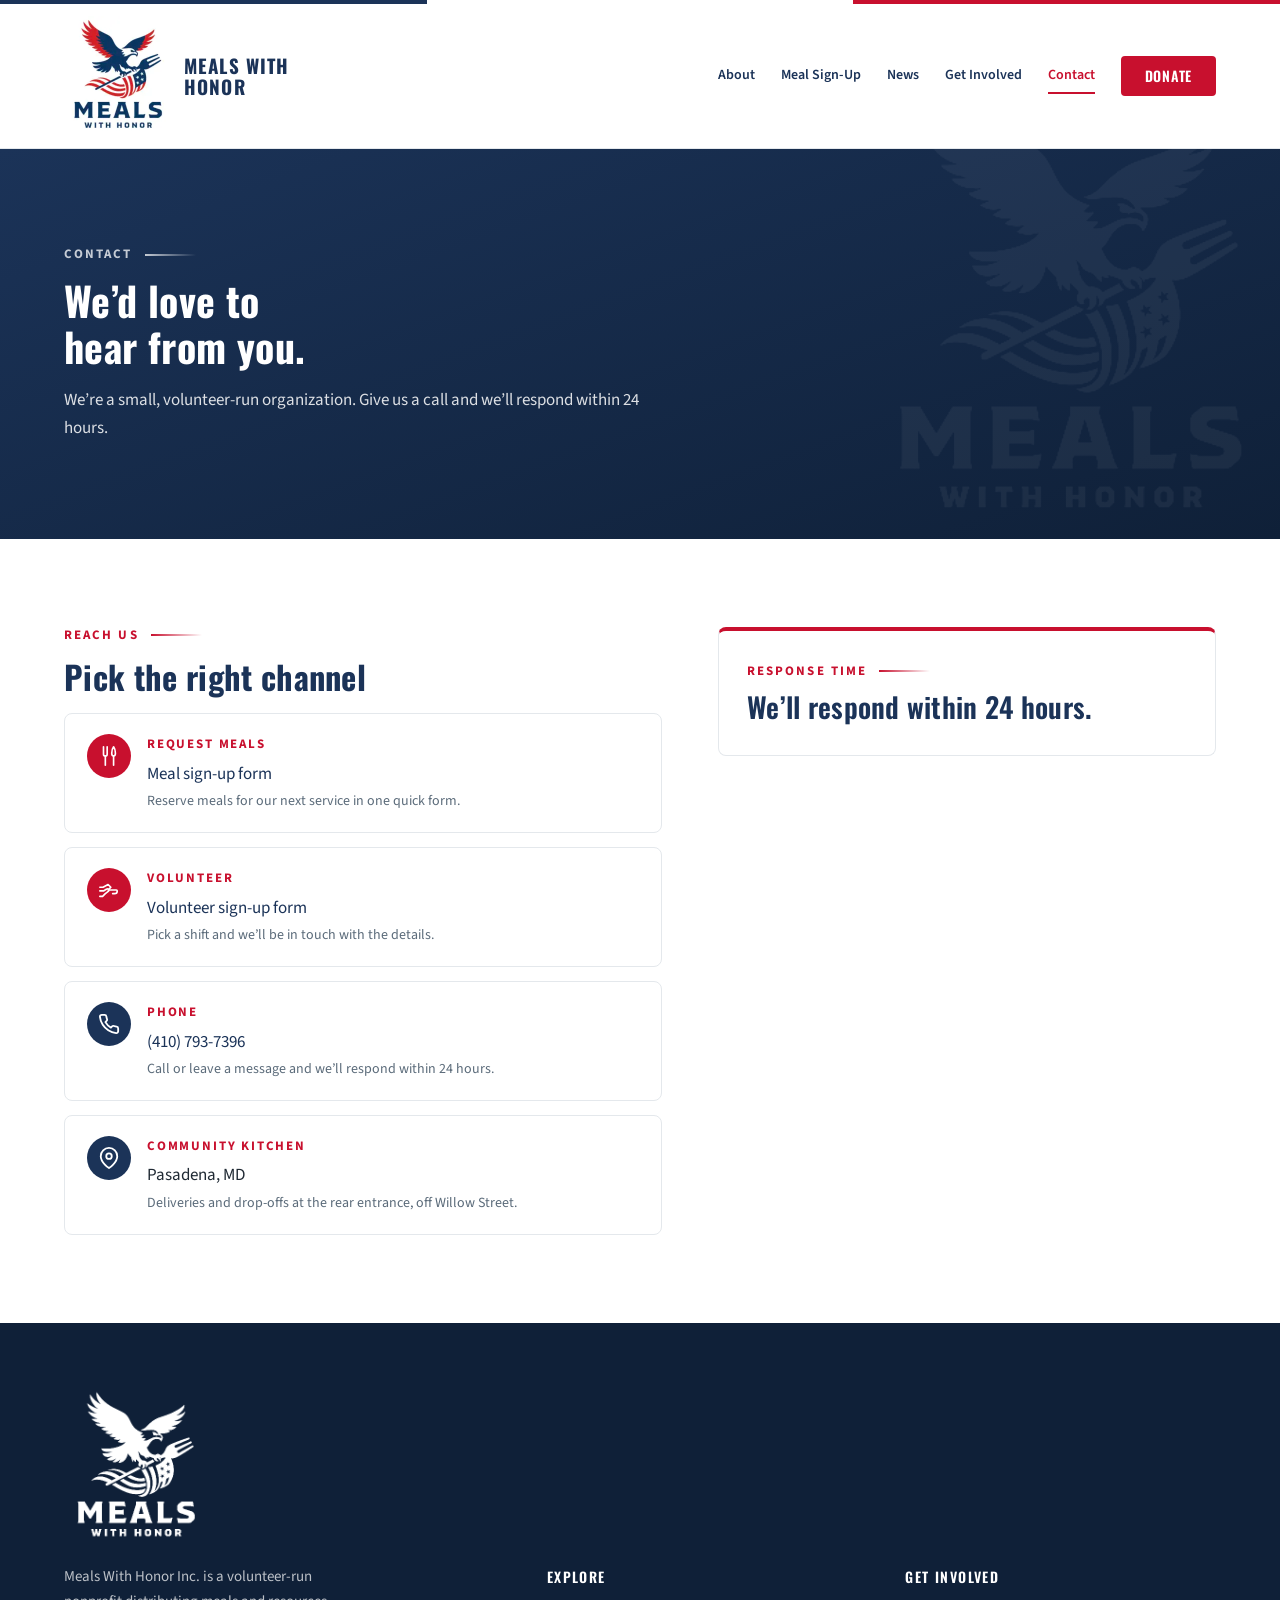
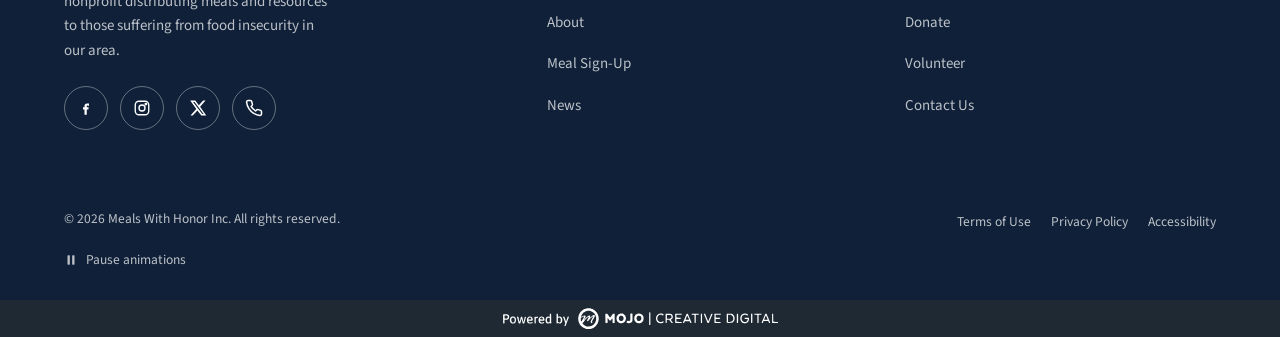
<file: contact.html>
<!doctype html>
<html lang="en-US">
<head>
	<meta charset="UTF-8">
	<meta name="viewport" content="width=device-width, initial-scale=1, viewport-fit=cover">
	<meta name='robots' content='noindex, nofollow' />
<script>
(function (h) {
	if (h.getAttribute('data-motion') !== 'off') h.className += ' mwh-js';
	try { if (localStorage.getItem('mwh-motion-paused') === '1') h.setAttribute('data-motion-paused', ''); } catch (e) {}
})(document.documentElement);
</script>

	<title>Contact - Meals with Honor</title>
	<meta name="description" content="Contact Meals with Honor to apply for meals, volunteer, or ask about partnerships. Email is answered within two business days." />
	<meta property="og:locale" content="en_US" />
	<meta property="og:type" content="article" />
	<meta property="og:title" content="Contact - Meals with Honor" />
	<meta property="og:description" content="Contact Meals with Honor to apply for meals, volunteer, or ask about partnerships. Email is answered within two business days." />
	<meta property="og:site_name" content="Meals with Honor" />
	<meta name="twitter:card" content="summary_large_image" />
	<meta name="twitter:label1" content="Est. reading time" />
	<meta name="twitter:data1" content="1 minute" />
	<link rel="preload" href="fonts/oswald-var-latin.woff2" as="font" type="font/woff2" crossorigin>
<link rel="preload" href="fonts/source-sans-3-var-latin.woff2" as="font" type="font/woff2" crossorigin>
<meta name="theme-color" content="#1b3358">
<link rel="manifest" href="site.webmanifest">
<style id="wp-img-auto-sizes-contain-inline-css">
img:is([sizes=auto i],[sizes^="auto," i]){contain-intrinsic-size:3000px 1500px}
/*# sourceURL=wp-img-auto-sizes-contain-inline-css */
</style>
<style id="classic-theme-styles-inline-css">
/*! This file is auto-generated */
.wp-block-button__link{color:#fff;background-color:#32373c;border-radius:9999px;box-shadow:none;text-decoration:none;padding:calc(.667em + 2px) calc(1.333em + 2px);font-size:1.125em}.wp-block-file__button{background:#32373c;color:#fff;text-decoration:none}
/*# sourceURL=/wp-includes/css/classic-themes.min.css */
</style>
<link rel='stylesheet' id='elementor-frontend-css' href='css/elementor-frontend.min.css' media='all' />
<style id="elementor-frontend-inline-css">
.elementor-kit-15{--e-global-color-primary:#1B3358;--e-global-color-secondary:#C8102E;--e-global-color-text:#5B6B7A;--e-global-color-accent:#1F2933;--e-global-color-mwhnavydark:#0F2038;--e-global-color-mwhcream:#FBFAF7;--e-global-color-mwhline:#E4E8EC;--e-global-typography-primary-font-family:"Oswald";--e-global-typography-primary-font-weight:700;--e-global-typography-secondary-font-family:"Oswald";--e-global-typography-secondary-font-weight:600;--e-global-typography-text-font-family:"Source Sans 3";--e-global-typography-text-font-weight:400;--e-global-typography-accent-font-family:"Oswald";--e-global-typography-accent-font-weight:600;}.elementor-section.elementor-section-boxed > .elementor-container{max-width:1240px;}.e-con{--container-max-width:1240px;--container-default-padding-top:0px;--container-default-padding-right:0px;--container-default-padding-bottom:0px;--container-default-padding-left:0px;}.elementor-widget:not(:last-child){--kit-widget-spacing:20px;}.elementor-element{--widgets-spacing:20px 20px;--widgets-spacing-row:20px;--widgets-spacing-column:20px;}{}h1.entry-title{display:var(--page-title-display);}@media(max-width:980px){.elementor-section.elementor-section-boxed > .elementor-container{max-width:1024px;}.e-con{--container-max-width:1024px;}}@media(max-width:600px){.elementor-section.elementor-section-boxed > .elementor-container{max-width:767px;}.e-con{--container-max-width:767px;}}
.e-heading-base a, .e-paragraph-base a { all: unset; cursor: pointer; }form[data-element_type="e-form"].form-state-success [data-element_type="e-form-success-message"],form[data-element_type="e-form"].form-state-error [data-element_type="e-form-error-message"]{ display: block; }.elementor-edit-mode [data-element_type="e-form-success-message"]:is(.elementor-element-editable, :has(.elementor-element-editable), :has(> .elementor-empty-view)),.elementor-edit-mode [data-element_type="e-form-error-message"]:is(.elementor-element-editable, :has(.elementor-element-editable), :has(> .elementor-empty-view)){ display: block; }.e-background-video { position: relative; overflow: hidden; }.e-background-video__media { position: absolute; inset: 0; width: 100%; height: 100%; object-fit: cover; pointer-events: none; z-index: 0; }.e-background-video__content { position: relative; z-index: 1; flex: 1 1 auto; }.elementor-edit-mode .e-background-video__content.e-atomic-element:has(> .elementor-empty-view) { display: flex; flex-direction: column; flex: 1 1 auto; min-height: 0; }.elementor-edit-mode .e-background-video__content.e-atomic-element:has(> .elementor-empty-view) > .elementor-empty-view.elementor-empty-view { position: relative; flex: 1 1 auto; min-height: 120px; height: auto; width: 100%; }.elementor-edit-mode .e-background-video__content.e-atomic-element:has(> .elementor-empty-view) > .elementor-empty-view > .elementor-first-add { position: absolute; inset: 0; width: 100%; height: 100%; }.e-background-video__controls { z-index: 2; }.e-background-video__play, .e-background-video__pause { appearance: none; -webkit-appearance: none; }.e-background-video.e-background-video--playing .e-background-video__play { display: none; }.e-background-video.e-background-video--paused .e-background-video__pause { display: none; }.e-background-video:not(.e-background-video--playing):not(.e-background-video--paused) .e-background-video__controls,.e-background-video:not(.e-background-video--playing):not(.e-background-video--paused) .e-background-video__play,.e-background-video:not(.e-background-video--playing):not(.e-background-video--paused) .e-background-video__pause { display: none; }.e-accordion-item-header-base { list-style: none; }.e-accordion-item-header-base::-webkit-details-marker { display: none; }.e-accordion-item-base { interpolate-size: allow-keywords; }.e-accordion-item-base::details-content {block-size: 0; overflow: hidden;transition: block-size .3s ease, content-visibility .3s ease allow-discrete;}.e-accordion-item-base[open]::details-content { block-size: auto; }.e-accordion-item-icon-base.e-accordion-item-icon-base .e-svg-base { width: auto; height: 100%; max-width: 100%; }.e-accordion-item-icon-base.e-accordion-item-icon-base .e-svg-base svg { width: auto !important; }.e-accordion-item-icon-base svg { transition: transform .3s ease; }.e-accordion-item-base[open] > summary .e-accordion-item-icon-base svg { transform: rotate(180deg); }
.elementor-36 .elementor-element.elementor-element-45e4cde{--display:flex;}.elementor-36 .elementor-element.elementor-element-d10e0f5{--display:flex;}
/*# sourceURL=elementor-frontend-inline-css */
</style>
<link rel='stylesheet' id='mwh-main-css' href='css/main.css' media='all' />
<style id="global-styles-inline-css">
:root{--wp--preset--aspect-ratio--square: 1;--wp--preset--aspect-ratio--4-3: 4/3;--wp--preset--aspect-ratio--3-4: 3/4;--wp--preset--aspect-ratio--3-2: 3/2;--wp--preset--aspect-ratio--2-3: 2/3;--wp--preset--aspect-ratio--16-9: 16/9;--wp--preset--aspect-ratio--9-16: 9/16;--wp--preset--color--black: #000000;--wp--preset--color--cyan-bluish-gray: #abb8c3;--wp--preset--color--white: #ffffff;--wp--preset--color--pale-pink: #f78da7;--wp--preset--color--vivid-red: #cf2e2e;--wp--preset--color--luminous-vivid-orange: #ff6900;--wp--preset--color--luminous-vivid-amber: #fcb900;--wp--preset--color--light-green-cyan: #7bdcb5;--wp--preset--color--vivid-green-cyan: #00d084;--wp--preset--color--pale-cyan-blue: #8ed1fc;--wp--preset--color--vivid-cyan-blue: #0693e3;--wp--preset--color--vivid-purple: #9b51e0;--wp--preset--color--mwh-navy: #1b3358;--wp--preset--color--mwh-navy-dark: #0f2038;--wp--preset--color--mwh-red: #c8102e;--wp--preset--color--mwh-ink: #1f2933;--wp--preset--color--mwh-muted: #5b6b7a;--wp--preset--color--mwh-cream: #fbfaf7;--wp--preset--color--mwh-white: #ffffff;--wp--preset--gradient--vivid-cyan-blue-to-vivid-purple: linear-gradient(135deg,rgb(6,147,227) 0%,rgb(155,81,224) 100%);--wp--preset--gradient--light-green-cyan-to-vivid-green-cyan: linear-gradient(135deg,rgb(122,220,180) 0%,rgb(0,208,130) 100%);--wp--preset--gradient--luminous-vivid-amber-to-luminous-vivid-orange: linear-gradient(135deg,rgb(252,185,0) 0%,rgb(255,105,0) 100%);--wp--preset--gradient--luminous-vivid-orange-to-vivid-red: linear-gradient(135deg,rgb(255,105,0) 0%,rgb(207,46,46) 100%);--wp--preset--gradient--very-light-gray-to-cyan-bluish-gray: linear-gradient(135deg,rgb(238,238,238) 0%,rgb(169,184,195) 100%);--wp--preset--gradient--cool-to-warm-spectrum: linear-gradient(135deg,rgb(74,234,220) 0%,rgb(151,120,209) 20%,rgb(207,42,186) 40%,rgb(238,44,130) 60%,rgb(251,105,98) 80%,rgb(254,248,76) 100%);--wp--preset--gradient--blush-light-purple: linear-gradient(135deg,rgb(255,206,236) 0%,rgb(152,150,240) 100%);--wp--preset--gradient--blush-bordeaux: linear-gradient(135deg,rgb(254,205,165) 0%,rgb(254,45,45) 50%,rgb(107,0,62) 100%);--wp--preset--gradient--luminous-dusk: linear-gradient(135deg,rgb(255,203,112) 0%,rgb(199,81,192) 50%,rgb(65,88,208) 100%);--wp--preset--gradient--pale-ocean: linear-gradient(135deg,rgb(255,245,203) 0%,rgb(182,227,212) 50%,rgb(51,167,181) 100%);--wp--preset--gradient--electric-grass: linear-gradient(135deg,rgb(202,248,128) 0%,rgb(113,206,126) 100%);--wp--preset--gradient--midnight: linear-gradient(135deg,rgb(2,3,129) 0%,rgb(40,116,252) 100%);--wp--preset--font-size--small: 14px;--wp--preset--font-size--medium: 20px;--wp--preset--font-size--large: 21px;--wp--preset--font-size--x-large: 42px;--wp--preset--font-size--normal: 16px;--wp--preset--font-size--huge: 34px;--wp--preset--spacing--20: 0.44rem;--wp--preset--spacing--30: 0.67rem;--wp--preset--spacing--40: 1rem;--wp--preset--spacing--50: 1.5rem;--wp--preset--spacing--60: 2.25rem;--wp--preset--spacing--70: 3.38rem;--wp--preset--spacing--80: 5.06rem;--wp--preset--shadow--natural: 6px 6px 9px rgba(0, 0, 0, 0.2);--wp--preset--shadow--deep: 12px 12px 50px rgba(0, 0, 0, 0.4);--wp--preset--shadow--sharp: 6px 6px 0px rgba(0, 0, 0, 0.2);--wp--preset--shadow--outlined: 6px 6px 0px -3px rgb(255, 255, 255), 6px 6px rgb(0, 0, 0);--wp--preset--shadow--crisp: 6px 6px 0px rgb(0, 0, 0);}.wp-block-button{--wp--preset--dimension--25: 25%;--wp--preset--dimension--50: 50%;--wp--preset--dimension--75: 75%;--wp--preset--dimension--100: 100%;}:where(body) { margin: 0; }:where(.is-layout-flex){gap: 0.5em;}:where(.is-layout-grid){gap: 0.5em;}body .is-layout-flex{display: flex;}.is-layout-flex{flex-wrap: wrap;align-items: center;}.is-layout-flex > :is(*, div){margin: 0;}body .is-layout-grid{display: grid;}.is-layout-grid > :is(*, div){margin: 0;}body{padding-top: 0px;padding-right: 0px;padding-bottom: 0px;padding-left: 0px;}:root :where(.wp-element-button, .wp-block-button__link){background-color: #32373c;border-width: 0;color: #fff;font-family: inherit;font-size: inherit;font-style: inherit;font-weight: inherit;letter-spacing: inherit;line-height: inherit;padding-top: calc(0.667em + 2px);padding-right: calc(1.333em + 2px);padding-bottom: calc(0.667em + 2px);padding-left: calc(1.333em + 2px);text-decoration: none;text-transform: inherit;}.has-black-color{color: var(--wp--preset--color--black) !important;}.has-cyan-bluish-gray-color{color: var(--wp--preset--color--cyan-bluish-gray) !important;}.has-white-color{color: var(--wp--preset--color--white) !important;}.has-pale-pink-color{color: var(--wp--preset--color--pale-pink) !important;}.has-vivid-red-color{color: var(--wp--preset--color--vivid-red) !important;}.has-luminous-vivid-orange-color{color: var(--wp--preset--color--luminous-vivid-orange) !important;}.has-luminous-vivid-amber-color{color: var(--wp--preset--color--luminous-vivid-amber) !important;}.has-light-green-cyan-color{color: var(--wp--preset--color--light-green-cyan) !important;}.has-vivid-green-cyan-color{color: var(--wp--preset--color--vivid-green-cyan) !important;}.has-pale-cyan-blue-color{color: var(--wp--preset--color--pale-cyan-blue) !important;}.has-vivid-cyan-blue-color{color: var(--wp--preset--color--vivid-cyan-blue) !important;}.has-vivid-purple-color{color: var(--wp--preset--color--vivid-purple) !important;}.has-mwh-navy-color{color: var(--wp--preset--color--mwh-navy) !important;}.has-mwh-navy-dark-color{color: var(--wp--preset--color--mwh-navy-dark) !important;}.has-mwh-red-color{color: var(--wp--preset--color--mwh-red) !important;}.has-mwh-ink-color{color: var(--wp--preset--color--mwh-ink) !important;}.has-mwh-muted-color{color: var(--wp--preset--color--mwh-muted) !important;}.has-mwh-cream-color{color: var(--wp--preset--color--mwh-cream) !important;}.has-mwh-white-color{color: var(--wp--preset--color--mwh-white) !important;}.has-black-background-color{background-color: var(--wp--preset--color--black) !important;}.has-cyan-bluish-gray-background-color{background-color: var(--wp--preset--color--cyan-bluish-gray) !important;}.has-white-background-color{background-color: var(--wp--preset--color--white) !important;}.has-pale-pink-background-color{background-color: var(--wp--preset--color--pale-pink) !important;}.has-vivid-red-background-color{background-color: var(--wp--preset--color--vivid-red) !important;}.has-luminous-vivid-orange-background-color{background-color: var(--wp--preset--color--luminous-vivid-orange) !important;}.has-luminous-vivid-amber-background-color{background-color: var(--wp--preset--color--luminous-vivid-amber) !important;}.has-light-green-cyan-background-color{background-color: var(--wp--preset--color--light-green-cyan) !important;}.has-vivid-green-cyan-background-color{background-color: var(--wp--preset--color--vivid-green-cyan) !important;}.has-pale-cyan-blue-background-color{background-color: var(--wp--preset--color--pale-cyan-blue) !important;}.has-vivid-cyan-blue-background-color{background-color: var(--wp--preset--color--vivid-cyan-blue) !important;}.has-vivid-purple-background-color{background-color: var(--wp--preset--color--vivid-purple) !important;}.has-mwh-navy-background-color{background-color: var(--wp--preset--color--mwh-navy) !important;}.has-mwh-navy-dark-background-color{background-color: var(--wp--preset--color--mwh-navy-dark) !important;}.has-mwh-red-background-color{background-color: var(--wp--preset--color--mwh-red) !important;}.has-mwh-ink-background-color{background-color: var(--wp--preset--color--mwh-ink) !important;}.has-mwh-muted-background-color{background-color: var(--wp--preset--color--mwh-muted) !important;}.has-mwh-cream-background-color{background-color: var(--wp--preset--color--mwh-cream) !important;}.has-mwh-white-background-color{background-color: var(--wp--preset--color--mwh-white) !important;}.has-black-border-color{border-color: var(--wp--preset--color--black) !important;}.has-cyan-bluish-gray-border-color{border-color: var(--wp--preset--color--cyan-bluish-gray) !important;}.has-white-border-color{border-color: var(--wp--preset--color--white) !important;}.has-pale-pink-border-color{border-color: var(--wp--preset--color--pale-pink) !important;}.has-vivid-red-border-color{border-color: var(--wp--preset--color--vivid-red) !important;}.has-luminous-vivid-orange-border-color{border-color: var(--wp--preset--color--luminous-vivid-orange) !important;}.has-luminous-vivid-amber-border-color{border-color: var(--wp--preset--color--luminous-vivid-amber) !important;}.has-light-green-cyan-border-color{border-color: var(--wp--preset--color--light-green-cyan) !important;}.has-vivid-green-cyan-border-color{border-color: var(--wp--preset--color--vivid-green-cyan) !important;}.has-pale-cyan-blue-border-color{border-color: var(--wp--preset--color--pale-cyan-blue) !important;}.has-vivid-cyan-blue-border-color{border-color: var(--wp--preset--color--vivid-cyan-blue) !important;}.has-vivid-purple-border-color{border-color: var(--wp--preset--color--vivid-purple) !important;}.has-mwh-navy-border-color{border-color: var(--wp--preset--color--mwh-navy) !important;}.has-mwh-navy-dark-border-color{border-color: var(--wp--preset--color--mwh-navy-dark) !important;}.has-mwh-red-border-color{border-color: var(--wp--preset--color--mwh-red) !important;}.has-mwh-ink-border-color{border-color: var(--wp--preset--color--mwh-ink) !important;}.has-mwh-muted-border-color{border-color: var(--wp--preset--color--mwh-muted) !important;}.has-mwh-cream-border-color{border-color: var(--wp--preset--color--mwh-cream) !important;}.has-mwh-white-border-color{border-color: var(--wp--preset--color--mwh-white) !important;}.has-vivid-cyan-blue-to-vivid-purple-gradient-background{background: var(--wp--preset--gradient--vivid-cyan-blue-to-vivid-purple) !important;}.has-light-green-cyan-to-vivid-green-cyan-gradient-background{background: var(--wp--preset--gradient--light-green-cyan-to-vivid-green-cyan) !important;}.has-luminous-vivid-amber-to-luminous-vivid-orange-gradient-background{background: var(--wp--preset--gradient--luminous-vivid-amber-to-luminous-vivid-orange) !important;}.has-luminous-vivid-orange-to-vivid-red-gradient-background{background: var(--wp--preset--gradient--luminous-vivid-orange-to-vivid-red) !important;}.has-very-light-gray-to-cyan-bluish-gray-gradient-background{background: var(--wp--preset--gradient--very-light-gray-to-cyan-bluish-gray) !important;}.has-cool-to-warm-spectrum-gradient-background{background: var(--wp--preset--gradient--cool-to-warm-spectrum) !important;}.has-blush-light-purple-gradient-background{background: var(--wp--preset--gradient--blush-light-purple) !important;}.has-blush-bordeaux-gradient-background{background: var(--wp--preset--gradient--blush-bordeaux) !important;}.has-luminous-dusk-gradient-background{background: var(--wp--preset--gradient--luminous-dusk) !important;}.has-pale-ocean-gradient-background{background: var(--wp--preset--gradient--pale-ocean) !important;}.has-electric-grass-gradient-background{background: var(--wp--preset--gradient--electric-grass) !important;}.has-midnight-gradient-background{background: var(--wp--preset--gradient--midnight) !important;}.has-small-font-size{font-size: var(--wp--preset--font-size--small) !important;}.has-medium-font-size{font-size: var(--wp--preset--font-size--medium) !important;}.has-large-font-size{font-size: var(--wp--preset--font-size--large) !important;}.has-x-large-font-size{font-size: var(--wp--preset--font-size--x-large) !important;}.has-normal-font-size{font-size: var(--wp--preset--font-size--normal) !important;}.has-huge-font-size{font-size: var(--wp--preset--font-size--huge) !important;}
/*# sourceURL=global-styles-inline-css */
</style>
<link rel='stylesheet' id='base-desktop-css' href='css/base-desktop.css' media='all' />
<link rel='stylesheet' id='base-mobile-css' href='css/base-mobile.css' media='(max-width:600px)' />
<link rel="icon" href="images/favicon-512-32x32.png" sizes="32x32" />
<link rel="icon" href="images/favicon-512-192x192.png" sizes="192x192" />
<link rel="apple-touch-icon" href="images/favicon-512-180x180.png" />
</head>

<body class="wp-singular page-template-default page page-id-36 wp-custom-logo wp-embed-responsive wp-theme-meals-with-honor elementor-default elementor-kit-15 elementor-page elementor-page-36">

<a class="mwh-skip" href="#main">Skip to content</a>

<header class="mwh-header">
	<div class="mwh-header__inner">
			<a class="mwh-brand" href="index.html">
		<img width="216" height="240" src="images/logo-216x240-png.webp" class="mwh-brand__mark" alt="" fetchpriority="auto" sizes="108px" decoding="async" srcset="images/logo-216x240-png.webp 216w, images/logo-270x300-png.webp 270w, images/logo-png.webp 304w" />		<span class="mwh-brand__word">Meals with<br>Honor</span>
	</a>
	
								<button class="mwh-navtoggle" id="navToggle" type="button"
					aria-expanded="false" aria-controls="primaryNav"
					aria-label="Open menu">
				<span class="mwh-navtoggle__bars"><svg aria-hidden="true" focusable="false" xmlns="http://www.w3.org/2000/svg" width="24" height="24" viewbox="0 0 24 24" fill="none" stroke="currentColor" stroke-width="2" stroke-linecap="round" stroke-linejoin="round"><path d="M3 6h18M3 12h18M3 18h18" /></svg></span>
				<span class="mwh-navtoggle__x"><svg aria-hidden="true" focusable="false" xmlns="http://www.w3.org/2000/svg" width="24" height="24" viewbox="0 0 24 24" fill="none" stroke="currentColor" stroke-width="2" stroke-linecap="round" stroke-linejoin="round"><path d="M18 6L6 18M6 6l12 12" /></svg></span>
			</button>

			<nav class="mwh-nav" id="primaryNav" aria-label="Primary">
				<a href="about.html">About</a><a href="programs.html">Meal Sign-Up</a><a href="news.html">News</a><a href="get-involved.html">Get Involved</a><a href="contact.html" aria-current="page">Contact</a><a href="get-involved.html#donate" class="mwh-btn mwh-btn-red mwh-btn--sm">Donate</a>			</nav>
			</div>
</header>

<div class="mwh-navscrim" data-open="false"></div>

<main id="main">
		<div data-elementor-type="wp-page" data-elementor-id="36" class="elementor elementor-36">
				<div class="elementor-element elementor-element-45e4cde e-con-full e-flex e-con e-parent" data-id="45e4cde" data-element_type="container" data-e-type="container">
				<div class="elementor-element elementor-element-a2ecf0a elementor-widget elementor-widget-mwh-page-hero mwh-band-widget" data-id="a2ecf0a" data-element_type="widget" data-e-type="widget" data-widget_type="mwh-page-hero.default">
				<div class="elementor-widget-container">
							<section class="mwh-pagehero">
			<div class="mwh-pagehero__inner">
				<p class="mwh-kicker">Contact</p><h1 >We&rsquo;d love to hear from you.</h1><p class="mwh-pagehero__copy">We&rsquo;re a small, volunteer-run organization. Give us a call and we&rsquo;ll respond within 24 hours.</p>			</div>
		</section>
						</div>
				</div>
				</div>
		<div class="elementor-element elementor-element-d10e0f5 e-con-full e-flex e-con e-parent" data-id="d10e0f5" data-element_type="container" data-e-type="container">
				<div class="elementor-element elementor-element-ebd2bdf elementor-widget elementor-widget-mwh-contact mwh-band-widget" data-id="ebd2bdf" data-element_type="widget" data-e-type="widget" data-widget_type="mwh-contact.default">
				<div class="elementor-widget-container">
					<section class="mwh-section"><div class="mwh-wrap mwh-split"><div class="mwh-split__main"><p class="mwh-kicker">Reach Us</p><h2 class="mwh-heading">Pick the right channel</h2><dl class="mwh-contact-list"><div class="mwh-contact-item mwh-contact-item--apply"><dt class="mwh-contact-item__label">Request meals</dt><dd class="mwh-contact-item__value"><a href="programs.html#request-meals">Meal sign-up form</a><span class="mwh-contact-item__note">Reserve meals for our next service in one quick form.</span></dd></div><div class="mwh-contact-item mwh-contact-item--volunteer"><dt class="mwh-contact-item__label">Volunteer</dt><dd class="mwh-contact-item__value"><a href="get-involved.html#volunteer-signup">Volunteer sign-up form</a><span class="mwh-contact-item__note">Pick a shift and we&rsquo;ll be in touch with the details.</span></dd></div><div class="mwh-contact-item mwh-contact-item--phone"><dt class="mwh-contact-item__label">Phone</dt><dd class="mwh-contact-item__value"><a href="tel:4107937396">(410) 793-7396</a><span class="mwh-contact-item__note">Call or leave a message and we&rsquo;ll respond within 24 hours.</span></dd></div><div class="mwh-contact-item mwh-contact-item--place"><dt class="mwh-contact-item__label">Community kitchen</dt><dd class="mwh-contact-item__value"><address>Pasadena, MD</address><span class="mwh-contact-item__note">Deliveries and drop-offs at the rear entrance, off Willow Street.</span></dd></div></dl></div><div class="mwh-split__aside"><div class="mwh-card mwh-response-card"><p class="mwh-kicker">Response time</p><h3 class="mwh-card-heading">We&rsquo;ll respond within 24 hours.</h3></div>
	</div></div></section>				</div>
				</div>
				</div>
				</div>
		</main>

<footer class="mwh-footer">
	<h2 class="mwh-sr">Site footer</h2>

	<div class="mwh-footer__inner">
		<div>
											<img class="mwh-footer__logo" src="images/logo/logo-white.png" width="304" height="338" alt="" loading="lazy" decoding="async">
			
							<p class="mwh-footer__blurb">Meals With Honor Inc. is a volunteer-run nonprofit distributing meals and resources to those suffering from food insecurity in our area.</p>
			
							<div class="mwh-social">
												<a aria-hidden="true"><svg aria-hidden="true" focusable="false" xmlns="http://www.w3.org/2000/svg" width="24" height="24" viewbox="0 0 24 24" fill="currentColor"><path d="M13.5 9H16V6h-2.5C11 6 10 7.2 10 9.2V11H8v3h2v7h3v-7h2.2l.3-3H13v-1.3c0-.7.3-1.7 1.5-1.7Z" />
</svg></a>
														<a href="https://www.instagram.com/mealswithhonor/" target="_blank" rel="noopener" aria-label="Instagram (opens in a new tab)"><svg aria-hidden="true" focusable="false" xmlns="http://www.w3.org/2000/svg" width="24" height="24" viewbox="0 0 24 24" fill="none" stroke="currentColor" stroke-width="1.8"><rect x="3" y="3" width="18" height="18" rx="5" />
  <circle cx="12" cy="12" r="4" />
  <circle cx="17.2" cy="6.8" r="1" />
</svg></a>
														<a href="https://x.com/mealswithhonor" target="_blank" rel="noopener" aria-label="X (opens in a new tab)"><svg aria-hidden="true" focusable="false" xmlns="http://www.w3.org/2000/svg" width="24" height="24" viewbox="0 0 24 24" fill="currentColor"><path d="M18.9 2H22l-7.2 8.2L23 22h-6.6l-5.2-6.8L5 22H2l7.7-8.8L1.6 2h6.8l4.7 6.2Zm-1.2 18h1.8L7.4 4H5.5Z" />
</svg></a>
													<a href="tel:4107937396" aria-label="Call (410) 793-7396"><svg aria-hidden="true" focusable="false" xmlns="http://www.w3.org/2000/svg" width="24" height="24" viewbox="0 0 24 24" fill="none" stroke="currentColor" stroke-width="2" stroke-linecap="round" stroke-linejoin="round"><path d="M22 16.92v3a2 2 0 0 1-2.18 2 19.79 19.79 0 0 1-8.63-3.07 19.5 19.5 0 0 1-6-6 19.79 19.79 0 0 1-3.07-8.67A2 2 0 0 1 4.11 2h3a2 2 0 0 1 2 1.72 12.84 12.84 0 0 0 .7 2.81 2 2 0 0 1-.45 2.11L8.09 9.91a16 16 0 0 0 6 6l1.27-1.27a2 2 0 0 1 2.11-.45 12.84 12.84 0 0 0 2.81.7A2 2 0 0 1 22 16.92z" /></svg></a>
									</div>
					</div>

					<div class="mwh-footer__col">
				<h3>Explore</h3>
				<nav class="mwh-footer__links" aria-label="Explore">
					<a href="about.html">About</a><a href="programs.html">Meal Sign-Up</a><a href="news.html">News</a>				</nav>
			</div>
		
					<div class="mwh-footer__col">
				<h3>Get Involved</h3>
				<nav class="mwh-footer__links" aria-label="Get Involved">
					<a href="get-involved.html#donate">Donate</a><a href="get-involved.html#volunteer">Volunteer</a><a href="contact.html" aria-current="page">Contact Us</a>				</nav>
			</div>
			</div>

	<div class="mwh-colophon">
		<span>
			&copy; 2026 Meals With Honor Inc. All rights reserved.		</span>

								<nav class="mwh-colophon__links" aria-label="Legal">
				<a href="terms-of-use.html">Terms of Use</a><a href="privacy-policy.html">Privacy Policy</a><a href="accessibility.html">Accessibility</a>			</nav>
			</div>

		<div class="mwh-motion-row">
			<button type="button" class="mwh-motion-btn" data-motion-toggle hidden>
		<span class="mwh-motion-btn__pause"><svg aria-hidden="true" focusable="false" xmlns="http://www.w3.org/2000/svg" viewBox="0 0 24 24" fill="currentColor"><rect x="6" y="4" width="4" height="16" rx="1"/><rect x="14" y="4" width="4" height="16" rx="1"/></svg></span>
		<span class="mwh-motion-btn__play"><svg aria-hidden="true" focusable="false" xmlns="http://www.w3.org/2000/svg" viewBox="0 0 24 24" fill="currentColor"><path d="M7 4.5v15a1 1 0 0 0 1.5.86l12.5-7.5a1 1 0 0 0 0-1.72L8.5 3.64A1 1 0 0 0 7 4.5Z"/></svg></span>
		<span class="mwh-motion-btn__label">Pause animations</span>
	</button>
		</div>

	<p class="mwh-credit">
		<a href="https://mojo.biz" target="_blank" rel="noopener">
			<img src="images/logo/powered-by-mojo.svg" width="630" height="48" alt="Powered by MOJO Creative Digital" loading="lazy" decoding="async">
			<span class="mwh-sr">(opens in a new tab)</span>
		</a>
	</p>
</footer>

<button class="mwh-totop" id="toTop" type="button" aria-label="Back to top">
	<svg aria-hidden="true" focusable="false" xmlns="http://www.w3.org/2000/svg" width="24" height="24" viewbox="0 0 24 24" fill="none" stroke="currentColor" stroke-width="2" stroke-linecap="round" stroke-linejoin="round"><path d="M12 19V5M5 12l7-7 7 7" /></svg></button>

<script id="mwh-main-js-extra">
var mwhL10n = {"openMenu":"Open menu","closeMenu":"Close menu","viewLarger":"%1$s \u2014 view larger","viewer":"Gallery image viewer","prev":"Previous image","next":"Next image","close":"Close viewer","imageOf":"Image %1$s of %2$s.","photoOf":"Photo %1$s of %2$s","pauseMotion":"Pause animations","playMotion":"Play animations"};
//# sourceURL=mwh-main-js-extra
</script>
<script id="mwh-main-js" src="js/main.min.js"></script>
</body>
</html>
</file>
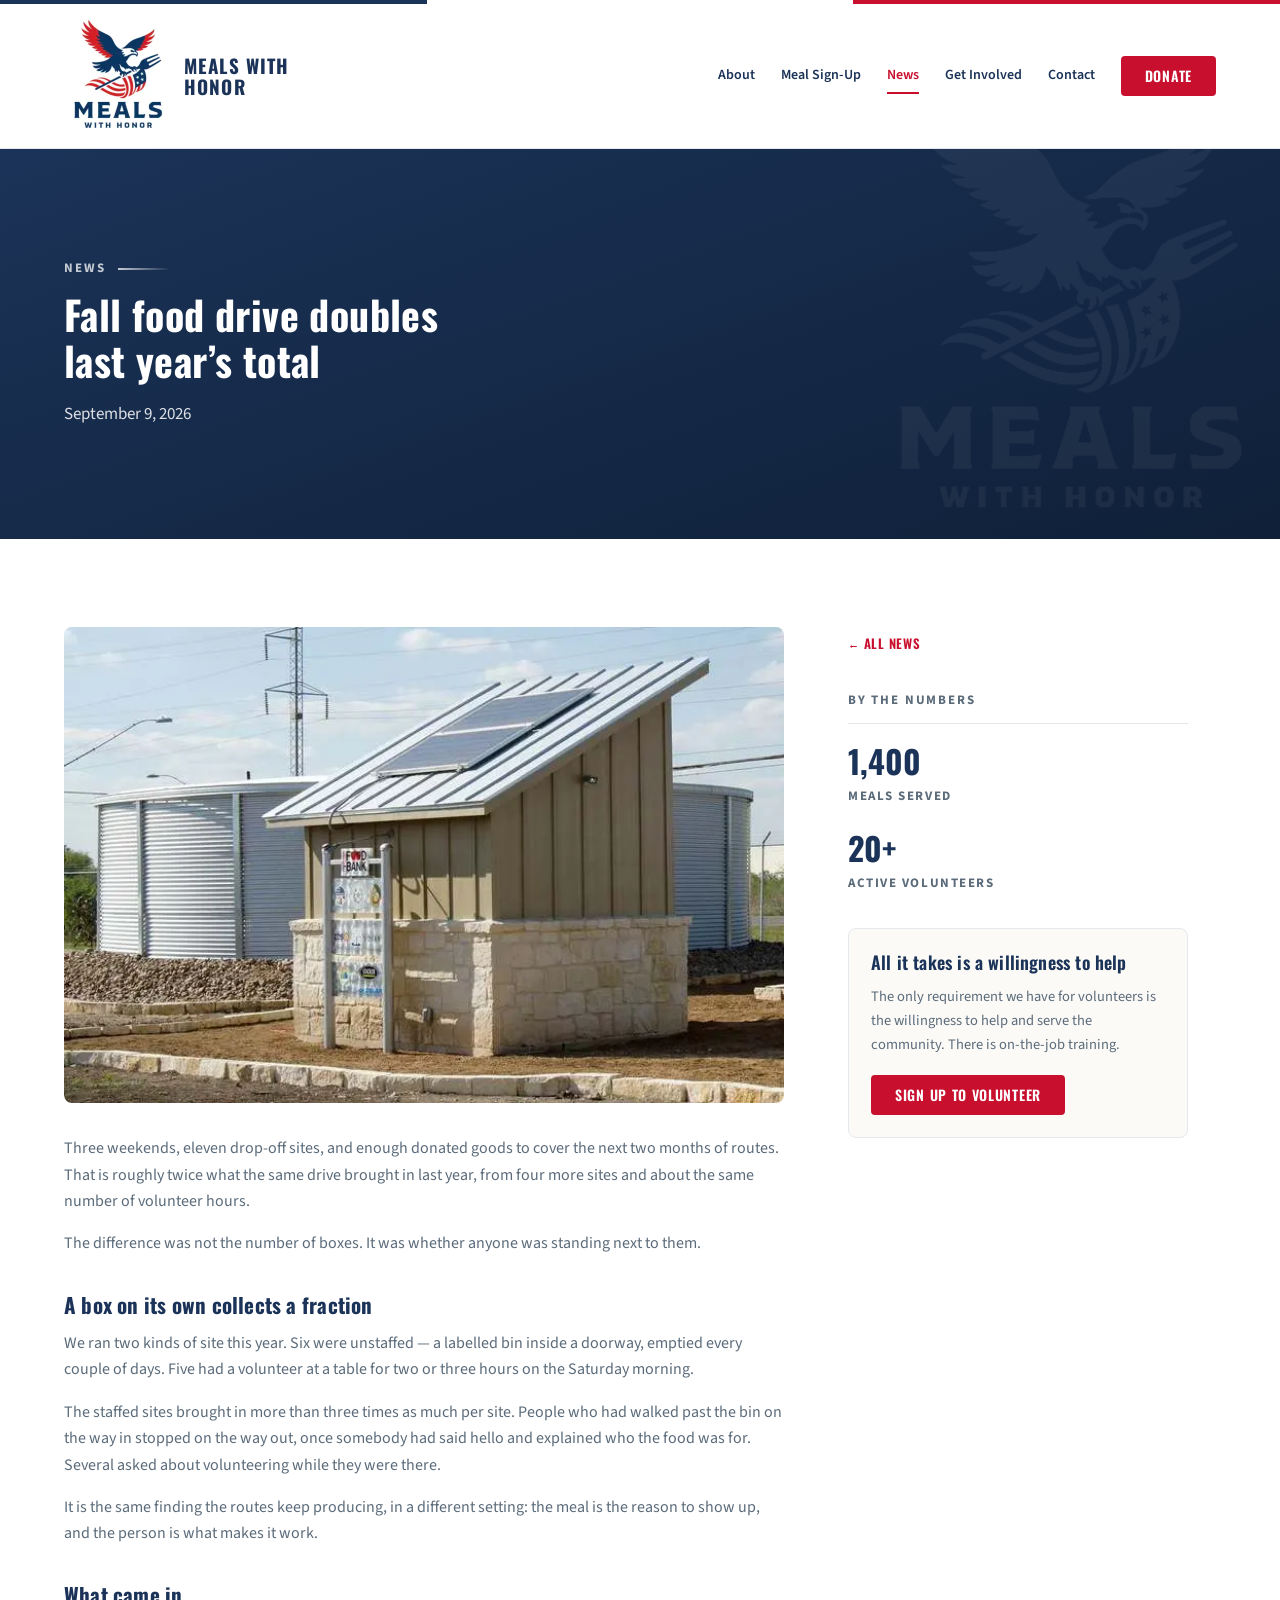
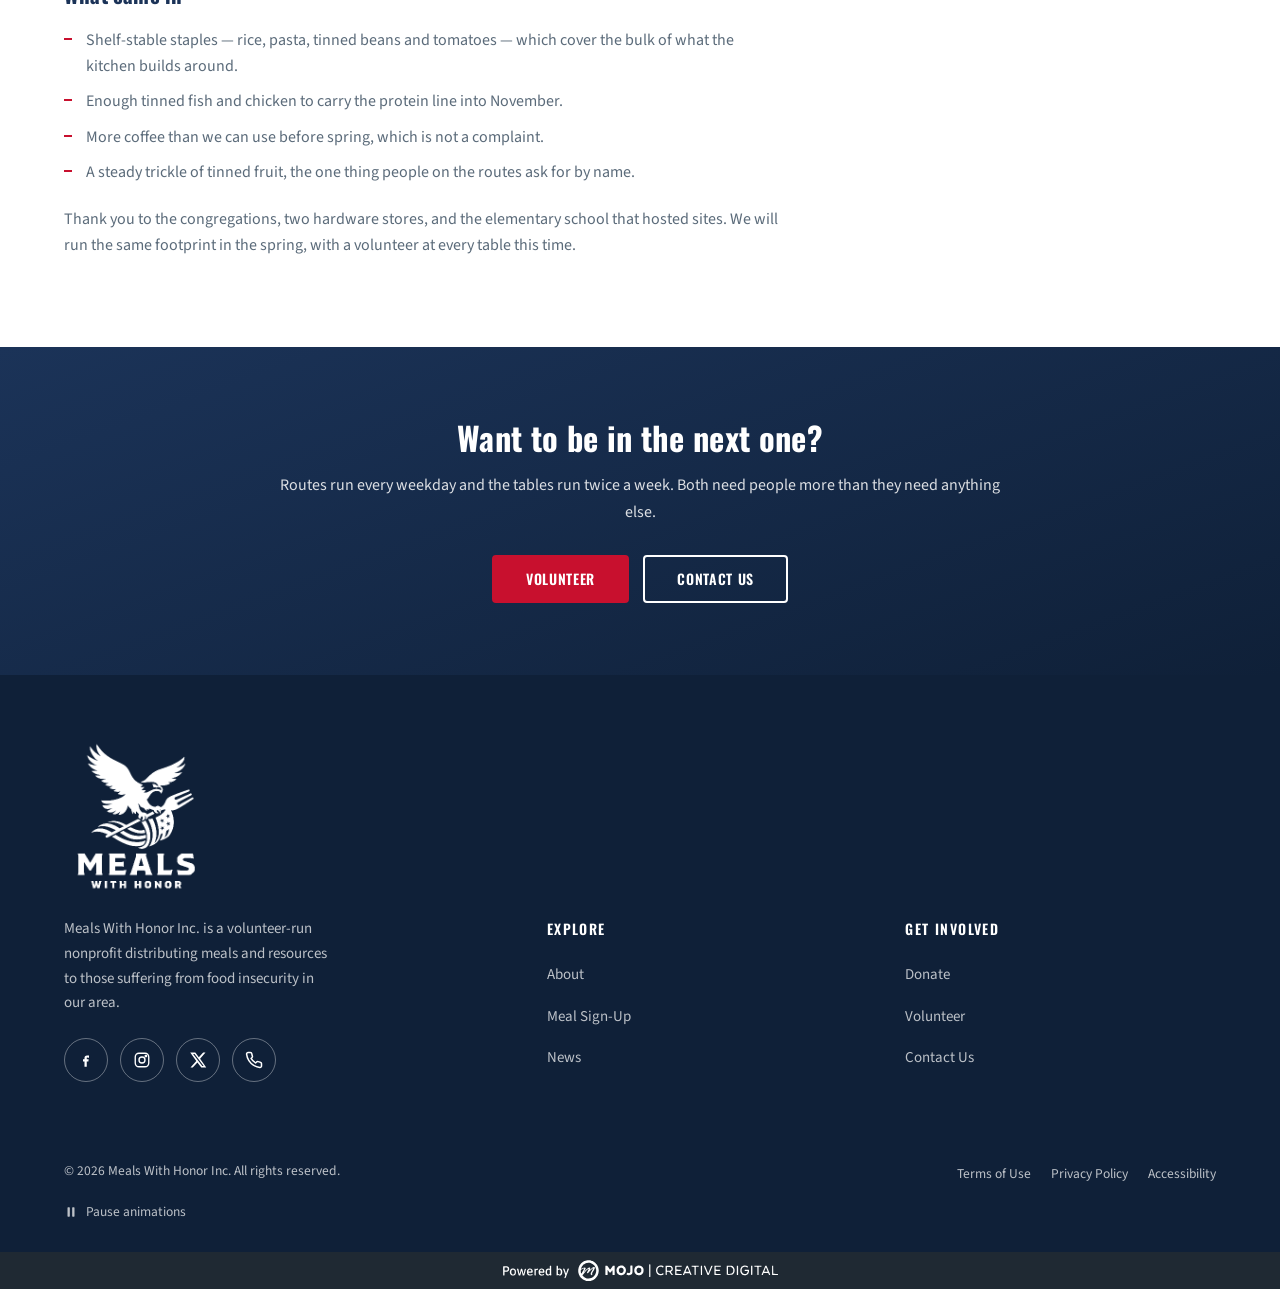
<file: fall-food-drive-doubles-last-years-total.html>
<!doctype html>
<html lang="en-US">
<head>
	<meta charset="UTF-8">
	<meta name="viewport" content="width=device-width, initial-scale=1, viewport-fit=cover">
	<meta name='robots' content='noindex, nofollow' />
<script>
(function (h) {
	if (h.getAttribute('data-motion') !== 'off') h.className += ' mwh-js';
	try { if (localStorage.getItem('mwh-motion-paused') === '1') h.setAttribute('data-motion-paused', ''); } catch (e) {}
})(document.documentElement);
</script>

	<title>Fall food drive doubles last year&#039;s total - Meals with Honor</title>
	<meta name="description" content="Three weekends, eleven drop-off sites, and enough donated goods to cover the next two months of routes. The sites that did best were the ones with a volunteer standing at the table." />
	<meta property="og:locale" content="en_US" />
	<meta property="og:type" content="article" />
	<meta property="og:title" content="Fall food drive doubles last year&#039;s total - Meals with Honor" />
	<meta property="og:description" content="Three weekends, eleven drop-off sites, and enough donated goods to cover the next two months of routes. The sites that did best were the ones with a volunteer standing at the table." />
	<meta property="og:site_name" content="Meals with Honor" />
	<meta name="twitter:card" content="summary_large_image" />
	<meta name="twitter:label1" content="Est. reading time" />
	<meta name="twitter:data1" content="1 minute" />
	<link rel="preload" href="fonts/oswald-var-latin.woff2" as="font" type="font/woff2" crossorigin>
<link rel="preload" href="fonts/source-sans-3-var-latin.woff2" as="font" type="font/woff2" crossorigin>
<meta name="theme-color" content="#1b3358">
<link rel="manifest" href="site.webmanifest">
<style id="wp-img-auto-sizes-contain-inline-css">
img:is([sizes=auto i],[sizes^="auto," i]){contain-intrinsic-size:3000px 1500px}
/*# sourceURL=wp-img-auto-sizes-contain-inline-css */
</style>
<style id="wp-block-library-inline-css">
:root{--wp-block-synced-color:#7a00df;--wp-block-synced-color--rgb:122,0,223;--wp-bound-block-color:var(--wp-block-synced-color);--wp-editor-canvas-background:#ddd;--wp-admin-theme-color:#007cba;--wp-admin-theme-color--rgb:0,124,186;--wp-admin-theme-color-darker-10:#006ba1;--wp-admin-theme-color-darker-10--rgb:0,107,160.5;--wp-admin-theme-color-darker-20:#005a87;--wp-admin-theme-color-darker-20--rgb:0,90,135;--wp-admin-border-width-focus:2px}@media (min-resolution:192dpi){:root{--wp-admin-border-width-focus:1.5px}}.wp-element-button{cursor:pointer}:root .has-very-light-gray-background-color{background-color:#eee}:root .has-very-dark-gray-background-color{background-color:#313131}:root .has-very-light-gray-color{color:#eee}:root .has-very-dark-gray-color{color:#313131}:root .has-vivid-green-cyan-to-vivid-cyan-blue-gradient-background{background:linear-gradient(135deg,#00d084,#0693e3)}:root .has-purple-crush-gradient-background{background:linear-gradient(135deg,#34e2e4,#4721fb 50%,#ab1dfe)}:root .has-hazy-dawn-gradient-background{background:linear-gradient(135deg,#faaca8,#dad0ec)}:root .has-subdued-olive-gradient-background{background:linear-gradient(135deg,#fafae1,#67a671)}:root .has-atomic-cream-gradient-background{background:linear-gradient(135deg,#fdd79a,#004a59)}:root .has-nightshade-gradient-background{background:linear-gradient(135deg,#330968,#31cdcf)}:root .has-midnight-gradient-background{background:linear-gradient(135deg,#020381,#2874fc)}:root{--wp--preset--font-size--normal:16px;--wp--preset--font-size--huge:42px}.has-regular-font-size{font-size:1em}.has-larger-font-size{font-size:2.625em}.has-normal-font-size{font-size:var(--wp--preset--font-size--normal)}.has-huge-font-size{font-size:var(--wp--preset--font-size--huge)}:root .has-text-align-center{text-align:center}:root .has-text-align-left{text-align:left}:root .has-text-align-right{text-align:right}.has-fit-text{white-space:nowrap!important}#end-resizable-editor-section{display:none}.aligncenter{clear:both}.items-justified-left{justify-content:flex-start}.items-justified-center{justify-content:center}.items-justified-right{justify-content:flex-end}.items-justified-space-between{justify-content:space-between}.screen-reader-text{word-wrap:normal!important;border:0;clip-path:inset(50%);height:1px;margin:-1px;overflow:hidden;padding:0;position:absolute;width:1px;word-break:normal!important}.screen-reader-text:focus{background-color:#ddd;clip-path:none;color:#444;display:block;font-size:1em;height:auto;left:5px;line-height:normal;padding:15px 23px 14px;text-decoration:none;top:5px;width:auto;z-index:100000}html :where(.has-border-color){border-style:solid}html :where([style^=border-color],[style*=";border-color"],[style*="; border-color"]){border-style:solid}html :where([style^=border-top-color],[style*=";border-top-color"],[style*="; border-top-color"]){border-top-style:solid}html :where([style^=border-right-color],[style*=";border-right-color"],[style*="; border-right-color"]){border-right-style:solid}html :where([style^=border-bottom-color],[style*=";border-bottom-color"],[style*="; border-bottom-color"]){border-bottom-style:solid}html :where([style^=border-left-color],[style*=";border-left-color"],[style*="; border-left-color"]){border-left-style:solid}html :where([style^=border-width],[style*=";border-width"],[style*="; border-width"]){border-style:solid}html :where([style^=border-top-width],[style*=";border-top-width"],[style*="; border-top-width"]){border-top-style:solid}html :where([style^=border-right-width],[style*=";border-right-width"],[style*="; border-right-width"]){border-right-style:solid}html :where([style^=border-bottom-width],[style*=";border-bottom-width"],[style*="; border-bottom-width"]){border-bottom-style:solid}html :where([style^=border-left-width],[style*=";border-left-width"],[style*="; border-left-width"]){border-left-style:solid}html :where(img[class*=wp-image-]){height:auto;max-width:100%}:where(figure){margin:0 0 1em}html :where(.is-position-sticky){--wp-admin--admin-bar--position-offset:var(--wp-admin--admin-bar--height,0px)}@media screen and (max-width:600px){html :where(.is-position-sticky){--wp-admin--admin-bar--position-offset:0px}}
/*# sourceURL=/wp-includes/css/dist/block-library/common.min.css */
</style>
<style id="classic-theme-styles-inline-css">
/*! This file is auto-generated */
.wp-block-button__link{color:#fff;background-color:#32373c;border-radius:9999px;box-shadow:none;text-decoration:none;padding:calc(.667em + 2px) calc(1.333em + 2px);font-size:1.125em}.wp-block-file__button{background:#32373c;color:#fff;text-decoration:none}
/*# sourceURL=/wp-includes/css/classic-themes.min.css */
</style>
<link rel='stylesheet' id='mwh-main-css' href='css/main.css' media='all' />
<style id="global-styles-inline-css">
:root{--wp--preset--aspect-ratio--square: 1;--wp--preset--aspect-ratio--4-3: 4/3;--wp--preset--aspect-ratio--3-4: 3/4;--wp--preset--aspect-ratio--3-2: 3/2;--wp--preset--aspect-ratio--2-3: 2/3;--wp--preset--aspect-ratio--16-9: 16/9;--wp--preset--aspect-ratio--9-16: 9/16;--wp--preset--color--black: #000000;--wp--preset--color--cyan-bluish-gray: #abb8c3;--wp--preset--color--white: #ffffff;--wp--preset--color--pale-pink: #f78da7;--wp--preset--color--vivid-red: #cf2e2e;--wp--preset--color--luminous-vivid-orange: #ff6900;--wp--preset--color--luminous-vivid-amber: #fcb900;--wp--preset--color--light-green-cyan: #7bdcb5;--wp--preset--color--vivid-green-cyan: #00d084;--wp--preset--color--pale-cyan-blue: #8ed1fc;--wp--preset--color--vivid-cyan-blue: #0693e3;--wp--preset--color--vivid-purple: #9b51e0;--wp--preset--color--mwh-navy: #1b3358;--wp--preset--color--mwh-navy-dark: #0f2038;--wp--preset--color--mwh-red: #c8102e;--wp--preset--color--mwh-ink: #1f2933;--wp--preset--color--mwh-muted: #5b6b7a;--wp--preset--color--mwh-cream: #fbfaf7;--wp--preset--color--mwh-white: #ffffff;--wp--preset--gradient--vivid-cyan-blue-to-vivid-purple: linear-gradient(135deg,rgb(6,147,227) 0%,rgb(155,81,224) 100%);--wp--preset--gradient--light-green-cyan-to-vivid-green-cyan: linear-gradient(135deg,rgb(122,220,180) 0%,rgb(0,208,130) 100%);--wp--preset--gradient--luminous-vivid-amber-to-luminous-vivid-orange: linear-gradient(135deg,rgb(252,185,0) 0%,rgb(255,105,0) 100%);--wp--preset--gradient--luminous-vivid-orange-to-vivid-red: linear-gradient(135deg,rgb(255,105,0) 0%,rgb(207,46,46) 100%);--wp--preset--gradient--very-light-gray-to-cyan-bluish-gray: linear-gradient(135deg,rgb(238,238,238) 0%,rgb(169,184,195) 100%);--wp--preset--gradient--cool-to-warm-spectrum: linear-gradient(135deg,rgb(74,234,220) 0%,rgb(151,120,209) 20%,rgb(207,42,186) 40%,rgb(238,44,130) 60%,rgb(251,105,98) 80%,rgb(254,248,76) 100%);--wp--preset--gradient--blush-light-purple: linear-gradient(135deg,rgb(255,206,236) 0%,rgb(152,150,240) 100%);--wp--preset--gradient--blush-bordeaux: linear-gradient(135deg,rgb(254,205,165) 0%,rgb(254,45,45) 50%,rgb(107,0,62) 100%);--wp--preset--gradient--luminous-dusk: linear-gradient(135deg,rgb(255,203,112) 0%,rgb(199,81,192) 50%,rgb(65,88,208) 100%);--wp--preset--gradient--pale-ocean: linear-gradient(135deg,rgb(255,245,203) 0%,rgb(182,227,212) 50%,rgb(51,167,181) 100%);--wp--preset--gradient--electric-grass: linear-gradient(135deg,rgb(202,248,128) 0%,rgb(113,206,126) 100%);--wp--preset--gradient--midnight: linear-gradient(135deg,rgb(2,3,129) 0%,rgb(40,116,252) 100%);--wp--preset--font-size--small: 14px;--wp--preset--font-size--medium: 20px;--wp--preset--font-size--large: 21px;--wp--preset--font-size--x-large: 42px;--wp--preset--font-size--normal: 16px;--wp--preset--font-size--huge: 34px;--wp--preset--spacing--20: 0.44rem;--wp--preset--spacing--30: 0.67rem;--wp--preset--spacing--40: 1rem;--wp--preset--spacing--50: 1.5rem;--wp--preset--spacing--60: 2.25rem;--wp--preset--spacing--70: 3.38rem;--wp--preset--spacing--80: 5.06rem;--wp--preset--shadow--natural: 6px 6px 9px rgba(0, 0, 0, 0.2);--wp--preset--shadow--deep: 12px 12px 50px rgba(0, 0, 0, 0.4);--wp--preset--shadow--sharp: 6px 6px 0px rgba(0, 0, 0, 0.2);--wp--preset--shadow--outlined: 6px 6px 0px -3px rgb(255, 255, 255), 6px 6px rgb(0, 0, 0);--wp--preset--shadow--crisp: 6px 6px 0px rgb(0, 0, 0);}.wp-block-button{--wp--preset--dimension--25: 25%;--wp--preset--dimension--50: 50%;--wp--preset--dimension--75: 75%;--wp--preset--dimension--100: 100%;}:where(body) { margin: 0; }:where(.is-layout-flex){gap: 0.5em;}:where(.is-layout-grid){gap: 0.5em;}body .is-layout-flex{display: flex;}.is-layout-flex{flex-wrap: wrap;align-items: center;}.is-layout-flex > :is(*, div){margin: 0;}body .is-layout-grid{display: grid;}.is-layout-grid > :is(*, div){margin: 0;}body{padding-top: 0px;padding-right: 0px;padding-bottom: 0px;padding-left: 0px;}:root :where(.wp-element-button, .wp-block-button__link){background-color: #32373c;border-width: 0;color: #fff;font-family: inherit;font-size: inherit;font-style: inherit;font-weight: inherit;letter-spacing: inherit;line-height: inherit;padding-top: calc(0.667em + 2px);padding-right: calc(1.333em + 2px);padding-bottom: calc(0.667em + 2px);padding-left: calc(1.333em + 2px);text-decoration: none;text-transform: inherit;}.has-black-color{color: var(--wp--preset--color--black) !important;}.has-cyan-bluish-gray-color{color: var(--wp--preset--color--cyan-bluish-gray) !important;}.has-white-color{color: var(--wp--preset--color--white) !important;}.has-pale-pink-color{color: var(--wp--preset--color--pale-pink) !important;}.has-vivid-red-color{color: var(--wp--preset--color--vivid-red) !important;}.has-luminous-vivid-orange-color{color: var(--wp--preset--color--luminous-vivid-orange) !important;}.has-luminous-vivid-amber-color{color: var(--wp--preset--color--luminous-vivid-amber) !important;}.has-light-green-cyan-color{color: var(--wp--preset--color--light-green-cyan) !important;}.has-vivid-green-cyan-color{color: var(--wp--preset--color--vivid-green-cyan) !important;}.has-pale-cyan-blue-color{color: var(--wp--preset--color--pale-cyan-blue) !important;}.has-vivid-cyan-blue-color{color: var(--wp--preset--color--vivid-cyan-blue) !important;}.has-vivid-purple-color{color: var(--wp--preset--color--vivid-purple) !important;}.has-mwh-navy-color{color: var(--wp--preset--color--mwh-navy) !important;}.has-mwh-navy-dark-color{color: var(--wp--preset--color--mwh-navy-dark) !important;}.has-mwh-red-color{color: var(--wp--preset--color--mwh-red) !important;}.has-mwh-ink-color{color: var(--wp--preset--color--mwh-ink) !important;}.has-mwh-muted-color{color: var(--wp--preset--color--mwh-muted) !important;}.has-mwh-cream-color{color: var(--wp--preset--color--mwh-cream) !important;}.has-mwh-white-color{color: var(--wp--preset--color--mwh-white) !important;}.has-black-background-color{background-color: var(--wp--preset--color--black) !important;}.has-cyan-bluish-gray-background-color{background-color: var(--wp--preset--color--cyan-bluish-gray) !important;}.has-white-background-color{background-color: var(--wp--preset--color--white) !important;}.has-pale-pink-background-color{background-color: var(--wp--preset--color--pale-pink) !important;}.has-vivid-red-background-color{background-color: var(--wp--preset--color--vivid-red) !important;}.has-luminous-vivid-orange-background-color{background-color: var(--wp--preset--color--luminous-vivid-orange) !important;}.has-luminous-vivid-amber-background-color{background-color: var(--wp--preset--color--luminous-vivid-amber) !important;}.has-light-green-cyan-background-color{background-color: var(--wp--preset--color--light-green-cyan) !important;}.has-vivid-green-cyan-background-color{background-color: var(--wp--preset--color--vivid-green-cyan) !important;}.has-pale-cyan-blue-background-color{background-color: var(--wp--preset--color--pale-cyan-blue) !important;}.has-vivid-cyan-blue-background-color{background-color: var(--wp--preset--color--vivid-cyan-blue) !important;}.has-vivid-purple-background-color{background-color: var(--wp--preset--color--vivid-purple) !important;}.has-mwh-navy-background-color{background-color: var(--wp--preset--color--mwh-navy) !important;}.has-mwh-navy-dark-background-color{background-color: var(--wp--preset--color--mwh-navy-dark) !important;}.has-mwh-red-background-color{background-color: var(--wp--preset--color--mwh-red) !important;}.has-mwh-ink-background-color{background-color: var(--wp--preset--color--mwh-ink) !important;}.has-mwh-muted-background-color{background-color: var(--wp--preset--color--mwh-muted) !important;}.has-mwh-cream-background-color{background-color: var(--wp--preset--color--mwh-cream) !important;}.has-mwh-white-background-color{background-color: var(--wp--preset--color--mwh-white) !important;}.has-black-border-color{border-color: var(--wp--preset--color--black) !important;}.has-cyan-bluish-gray-border-color{border-color: var(--wp--preset--color--cyan-bluish-gray) !important;}.has-white-border-color{border-color: var(--wp--preset--color--white) !important;}.has-pale-pink-border-color{border-color: var(--wp--preset--color--pale-pink) !important;}.has-vivid-red-border-color{border-color: var(--wp--preset--color--vivid-red) !important;}.has-luminous-vivid-orange-border-color{border-color: var(--wp--preset--color--luminous-vivid-orange) !important;}.has-luminous-vivid-amber-border-color{border-color: var(--wp--preset--color--luminous-vivid-amber) !important;}.has-light-green-cyan-border-color{border-color: var(--wp--preset--color--light-green-cyan) !important;}.has-vivid-green-cyan-border-color{border-color: var(--wp--preset--color--vivid-green-cyan) !important;}.has-pale-cyan-blue-border-color{border-color: var(--wp--preset--color--pale-cyan-blue) !important;}.has-vivid-cyan-blue-border-color{border-color: var(--wp--preset--color--vivid-cyan-blue) !important;}.has-vivid-purple-border-color{border-color: var(--wp--preset--color--vivid-purple) !important;}.has-mwh-navy-border-color{border-color: var(--wp--preset--color--mwh-navy) !important;}.has-mwh-navy-dark-border-color{border-color: var(--wp--preset--color--mwh-navy-dark) !important;}.has-mwh-red-border-color{border-color: var(--wp--preset--color--mwh-red) !important;}.has-mwh-ink-border-color{border-color: var(--wp--preset--color--mwh-ink) !important;}.has-mwh-muted-border-color{border-color: var(--wp--preset--color--mwh-muted) !important;}.has-mwh-cream-border-color{border-color: var(--wp--preset--color--mwh-cream) !important;}.has-mwh-white-border-color{border-color: var(--wp--preset--color--mwh-white) !important;}.has-vivid-cyan-blue-to-vivid-purple-gradient-background{background: var(--wp--preset--gradient--vivid-cyan-blue-to-vivid-purple) !important;}.has-light-green-cyan-to-vivid-green-cyan-gradient-background{background: var(--wp--preset--gradient--light-green-cyan-to-vivid-green-cyan) !important;}.has-luminous-vivid-amber-to-luminous-vivid-orange-gradient-background{background: var(--wp--preset--gradient--luminous-vivid-amber-to-luminous-vivid-orange) !important;}.has-luminous-vivid-orange-to-vivid-red-gradient-background{background: var(--wp--preset--gradient--luminous-vivid-orange-to-vivid-red) !important;}.has-very-light-gray-to-cyan-bluish-gray-gradient-background{background: var(--wp--preset--gradient--very-light-gray-to-cyan-bluish-gray) !important;}.has-cool-to-warm-spectrum-gradient-background{background: var(--wp--preset--gradient--cool-to-warm-spectrum) !important;}.has-blush-light-purple-gradient-background{background: var(--wp--preset--gradient--blush-light-purple) !important;}.has-blush-bordeaux-gradient-background{background: var(--wp--preset--gradient--blush-bordeaux) !important;}.has-luminous-dusk-gradient-background{background: var(--wp--preset--gradient--luminous-dusk) !important;}.has-pale-ocean-gradient-background{background: var(--wp--preset--gradient--pale-ocean) !important;}.has-electric-grass-gradient-background{background: var(--wp--preset--gradient--electric-grass) !important;}.has-midnight-gradient-background{background: var(--wp--preset--gradient--midnight) !important;}.has-small-font-size{font-size: var(--wp--preset--font-size--small) !important;}.has-medium-font-size{font-size: var(--wp--preset--font-size--medium) !important;}.has-large-font-size{font-size: var(--wp--preset--font-size--large) !important;}.has-x-large-font-size{font-size: var(--wp--preset--font-size--x-large) !important;}.has-normal-font-size{font-size: var(--wp--preset--font-size--normal) !important;}.has-huge-font-size{font-size: var(--wp--preset--font-size--huge) !important;}
/*# sourceURL=global-styles-inline-css */
</style>
<link rel="icon" href="images/favicon-512-32x32.png" sizes="32x32" />
<link rel="icon" href="images/favicon-512-192x192.png" sizes="192x192" />
<link rel="apple-touch-icon" href="images/favicon-512-180x180.png" />
</head>

<body class="wp-singular post-template-default single single-post postid-40 single-format-standard wp-custom-logo wp-embed-responsive wp-theme-meals-with-honor elementor-default elementor-kit-15">

<a class="mwh-skip" href="#main">Skip to content</a>

<header class="mwh-header">
	<div class="mwh-header__inner">
			<a class="mwh-brand" href="index.html">
		<img width="216" height="240" src="images/logo-216x240-png.webp" class="mwh-brand__mark" alt="" fetchpriority="auto" sizes="108px" decoding="async" srcset="images/logo-216x240-png.webp 216w, images/logo-270x300-png.webp 270w, images/logo-png.webp 304w" />		<span class="mwh-brand__word">Meals with<br>Honor</span>
	</a>
	
								<button class="mwh-navtoggle" id="navToggle" type="button"
					aria-expanded="false" aria-controls="primaryNav"
					aria-label="Open menu">
				<span class="mwh-navtoggle__bars"><svg aria-hidden="true" focusable="false" xmlns="http://www.w3.org/2000/svg" width="24" height="24" viewbox="0 0 24 24" fill="none" stroke="currentColor" stroke-width="2" stroke-linecap="round" stroke-linejoin="round"><path d="M3 6h18M3 12h18M3 18h18" /></svg></span>
				<span class="mwh-navtoggle__x"><svg aria-hidden="true" focusable="false" xmlns="http://www.w3.org/2000/svg" width="24" height="24" viewbox="0 0 24 24" fill="none" stroke="currentColor" stroke-width="2" stroke-linecap="round" stroke-linejoin="round"><path d="M18 6L6 18M6 6l12 12" /></svg></span>
			</button>

			<nav class="mwh-nav" id="primaryNav" aria-label="Primary">
				<a href="about.html">About</a><a href="programs.html">Meal Sign-Up</a><a href="news.html" aria-current="true">News</a><a href="get-involved.html">Get Involved</a><a href="contact.html">Contact</a><a href="get-involved.html#donate" class="mwh-btn mwh-btn-red mwh-btn--sm">Donate</a>			</nav>
			</div>
</header>

<div class="mwh-navscrim" data-open="false"></div>

<main id="main">
	<section class="mwh-pagehero">
		<div class="mwh-pagehero__inner">
							<p class="mwh-kicker">News</p>
			
							<h1>Fall food drive doubles last year&#8217;s total</h1>
			
							<p class="mwh-pagehero__copy"><time datetime="2026-09-09T09:00:00-05:00">September 9, 2026</time></p>
					</div>
	</section>
	
	<section class="mwh-section">
		<div class="mwh-wrap mwh-post">
			<article class="mwh-article post-40 post type-post status-publish format-standard has-post-thumbnail hentry category-news-updates">
				<img width="700" height="463" src="images/news-01-jpg.webp" class="attachment-mwh-article size-mwh-article wp-post-image" alt="A small solar-roofed food bank building beside two steel water tanks, with a signboard out front" decoding="async" fetchpriority="high" srcset="images/news-01-jpg.webp 700w, images/news-01-300x198-jpg.webp 300w, images/news-01-363x240-jpg.webp 363w" sizes="(max-width: 700px) 100vw, 700px" /><p>Three weekends, eleven drop-off sites, and enough donated goods to cover the next two months of routes. That is roughly twice what the same drive brought in last year, from four more sites and about the same number of volunteer hours.</p>
<p>The difference was not the number of boxes. It was whether anyone was standing next to them.</p>
<h2>A box on its own collects a fraction</h2>
<p>We ran two kinds of site this year. Six were unstaffed — a labelled bin inside a doorway, emptied every couple of days. Five had a volunteer at a table for two or three hours on the Saturday morning.</p>
<p>The staffed sites brought in more than three times as much per site. People who had walked past the bin on the way in stopped on the way out, once somebody had said hello and explained who the food was for. Several asked about volunteering while they were there.</p>
<p>It is the same finding the routes keep producing, in a different setting: the meal is the reason to show up, and the person is what makes it work.</p>
<h2>What came in</h2>
<ul>
<li>Shelf-stable staples — rice, pasta, tinned beans and tomatoes — which cover the bulk of what the kitchen builds around.</li>
<li>Enough tinned fish and chicken to carry the protein line into November.</li>
<li>More coffee than we can use before spring, which is not a complaint.</li>
<li>A steady trickle of tinned fruit, the one thing people on the routes ask for by name.</li>
</ul>
<p>Thank you to the congregations, two hardware stores, and the elementary school that hosted sites. We will run the same footprint in the spring, with a volunteer at every table this time.</p>
			</article>

			<aside class="mwh-post__aside">
				<div class="mwh-post__rail">

					<a class="mwh-backlink" href="news.html">
			<span class="mwh-backlink__arrow" aria-hidden="true">&larr;</span>
			All news		</a>
	
			<h2 class="mwh-rail__title">By the numbers</h2>

		<div class="mwh-rail__stats">
							<div>
					<div class="mwh-stat__n">1,400</div>
					<div class="mwh-stat__l">Meals served</div>
				</div>
							<div>
					<div class="mwh-stat__n">20+</div>
					<div class="mwh-stat__l">Active volunteers</div>
				</div>
					</div>
	
			<div class="mwh-rail__cta">
			<h2 class="mwh-card-heading">All it takes is a willingness to help</h2>

							<p class="mwh-copy">The only requirement we have for volunteers is the willingness to help and serve the community. There is on-the-job training.</p>
			
							<a class="mwh-btn mwh-btn-red mwh-btn--sm" href="get-involved.html#volunteer-signup">Sign Up to Volunteer</a>
					</div>
	
</div>
			</aside>
		</div>
	</section>

		<section class="mwh-cta">
		<div class="mwh-cta__inner">
			<h2>Want to be in the next one?</h2>

							<p>Routes run every weekday and the tables run twice a week. Both need people more than they need anything else.</p>
			
										<div class="mwh-btn-row">
											<a class="mwh-btn mwh-btn-red" href="get-involved.html#volunteer">Volunteer</a>
																<a class="mwh-btn mwh-btn-outline-white" href="contact.html">Contact Us</a>
									</div>
					</div>
	</section>
	</main>

<footer class="mwh-footer">
	<h2 class="mwh-sr">Site footer</h2>

	<div class="mwh-footer__inner">
		<div>
											<img class="mwh-footer__logo" src="images/logo/logo-white.png" width="304" height="338" alt="" loading="lazy" decoding="async">
			
							<p class="mwh-footer__blurb">Meals With Honor Inc. is a volunteer-run nonprofit distributing meals and resources to those suffering from food insecurity in our area.</p>
			
							<div class="mwh-social">
												<a aria-hidden="true"><svg aria-hidden="true" focusable="false" xmlns="http://www.w3.org/2000/svg" width="24" height="24" viewbox="0 0 24 24" fill="currentColor"><path d="M13.5 9H16V6h-2.5C11 6 10 7.2 10 9.2V11H8v3h2v7h3v-7h2.2l.3-3H13v-1.3c0-.7.3-1.7 1.5-1.7Z" />
</svg></a>
														<a href="https://www.instagram.com/mealswithhonor/" target="_blank" rel="noopener" aria-label="Instagram (opens in a new tab)"><svg aria-hidden="true" focusable="false" xmlns="http://www.w3.org/2000/svg" width="24" height="24" viewbox="0 0 24 24" fill="none" stroke="currentColor" stroke-width="1.8"><rect x="3" y="3" width="18" height="18" rx="5" />
  <circle cx="12" cy="12" r="4" />
  <circle cx="17.2" cy="6.8" r="1" />
</svg></a>
														<a href="https://x.com/mealswithhonor" target="_blank" rel="noopener" aria-label="X (opens in a new tab)"><svg aria-hidden="true" focusable="false" xmlns="http://www.w3.org/2000/svg" width="24" height="24" viewbox="0 0 24 24" fill="currentColor"><path d="M18.9 2H22l-7.2 8.2L23 22h-6.6l-5.2-6.8L5 22H2l7.7-8.8L1.6 2h6.8l4.7 6.2Zm-1.2 18h1.8L7.4 4H5.5Z" />
</svg></a>
													<a href="tel:4107937396" aria-label="Call (410) 793-7396"><svg aria-hidden="true" focusable="false" xmlns="http://www.w3.org/2000/svg" width="24" height="24" viewbox="0 0 24 24" fill="none" stroke="currentColor" stroke-width="2" stroke-linecap="round" stroke-linejoin="round"><path d="M22 16.92v3a2 2 0 0 1-2.18 2 19.79 19.79 0 0 1-8.63-3.07 19.5 19.5 0 0 1-6-6 19.79 19.79 0 0 1-3.07-8.67A2 2 0 0 1 4.11 2h3a2 2 0 0 1 2 1.72 12.84 12.84 0 0 0 .7 2.81 2 2 0 0 1-.45 2.11L8.09 9.91a16 16 0 0 0 6 6l1.27-1.27a2 2 0 0 1 2.11-.45 12.84 12.84 0 0 0 2.81.7A2 2 0 0 1 22 16.92z" /></svg></a>
									</div>
					</div>

					<div class="mwh-footer__col">
				<h3>Explore</h3>
				<nav class="mwh-footer__links" aria-label="Explore">
					<a href="about.html">About</a><a href="programs.html">Meal Sign-Up</a><a href="news.html" aria-current="true">News</a>				</nav>
			</div>
		
					<div class="mwh-footer__col">
				<h3>Get Involved</h3>
				<nav class="mwh-footer__links" aria-label="Get Involved">
					<a href="get-involved.html#donate">Donate</a><a href="get-involved.html#volunteer">Volunteer</a><a href="contact.html">Contact Us</a>				</nav>
			</div>
			</div>

	<div class="mwh-colophon">
		<span>
			&copy; 2026 Meals With Honor Inc. All rights reserved.		</span>

								<nav class="mwh-colophon__links" aria-label="Legal">
				<a href="terms-of-use.html">Terms of Use</a><a href="privacy-policy.html">Privacy Policy</a><a href="accessibility.html">Accessibility</a>			</nav>
			</div>

		<div class="mwh-motion-row">
			<button type="button" class="mwh-motion-btn" data-motion-toggle hidden>
		<span class="mwh-motion-btn__pause"><svg aria-hidden="true" focusable="false" xmlns="http://www.w3.org/2000/svg" viewBox="0 0 24 24" fill="currentColor"><rect x="6" y="4" width="4" height="16" rx="1"/><rect x="14" y="4" width="4" height="16" rx="1"/></svg></span>
		<span class="mwh-motion-btn__play"><svg aria-hidden="true" focusable="false" xmlns="http://www.w3.org/2000/svg" viewBox="0 0 24 24" fill="currentColor"><path d="M7 4.5v15a1 1 0 0 0 1.5.86l12.5-7.5a1 1 0 0 0 0-1.72L8.5 3.64A1 1 0 0 0 7 4.5Z"/></svg></span>
		<span class="mwh-motion-btn__label">Pause animations</span>
	</button>
		</div>

	<p class="mwh-credit">
		<a href="https://mojo.biz" target="_blank" rel="noopener">
			<img src="images/logo/powered-by-mojo.svg" width="630" height="48" alt="Powered by MOJO Creative Digital" loading="lazy" decoding="async">
			<span class="mwh-sr">(opens in a new tab)</span>
		</a>
	</p>
</footer>

<button class="mwh-totop" id="toTop" type="button" aria-label="Back to top">
	<svg aria-hidden="true" focusable="false" xmlns="http://www.w3.org/2000/svg" width="24" height="24" viewbox="0 0 24 24" fill="none" stroke="currentColor" stroke-width="2" stroke-linecap="round" stroke-linejoin="round"><path d="M12 19V5M5 12l7-7 7 7" /></svg></button>

<script id="mwh-main-js-extra">
var mwhL10n = {"openMenu":"Open menu","closeMenu":"Close menu","viewLarger":"%1$s \u2014 view larger","viewer":"Gallery image viewer","prev":"Previous image","next":"Next image","close":"Close viewer","imageOf":"Image %1$s of %2$s.","photoOf":"Photo %1$s of %2$s","pauseMotion":"Pause animations","playMotion":"Play animations"};
//# sourceURL=mwh-main-js-extra
</script>
<script id="mwh-main-js" src="js/main.min.js"></script>
</body>
</html>
</file>
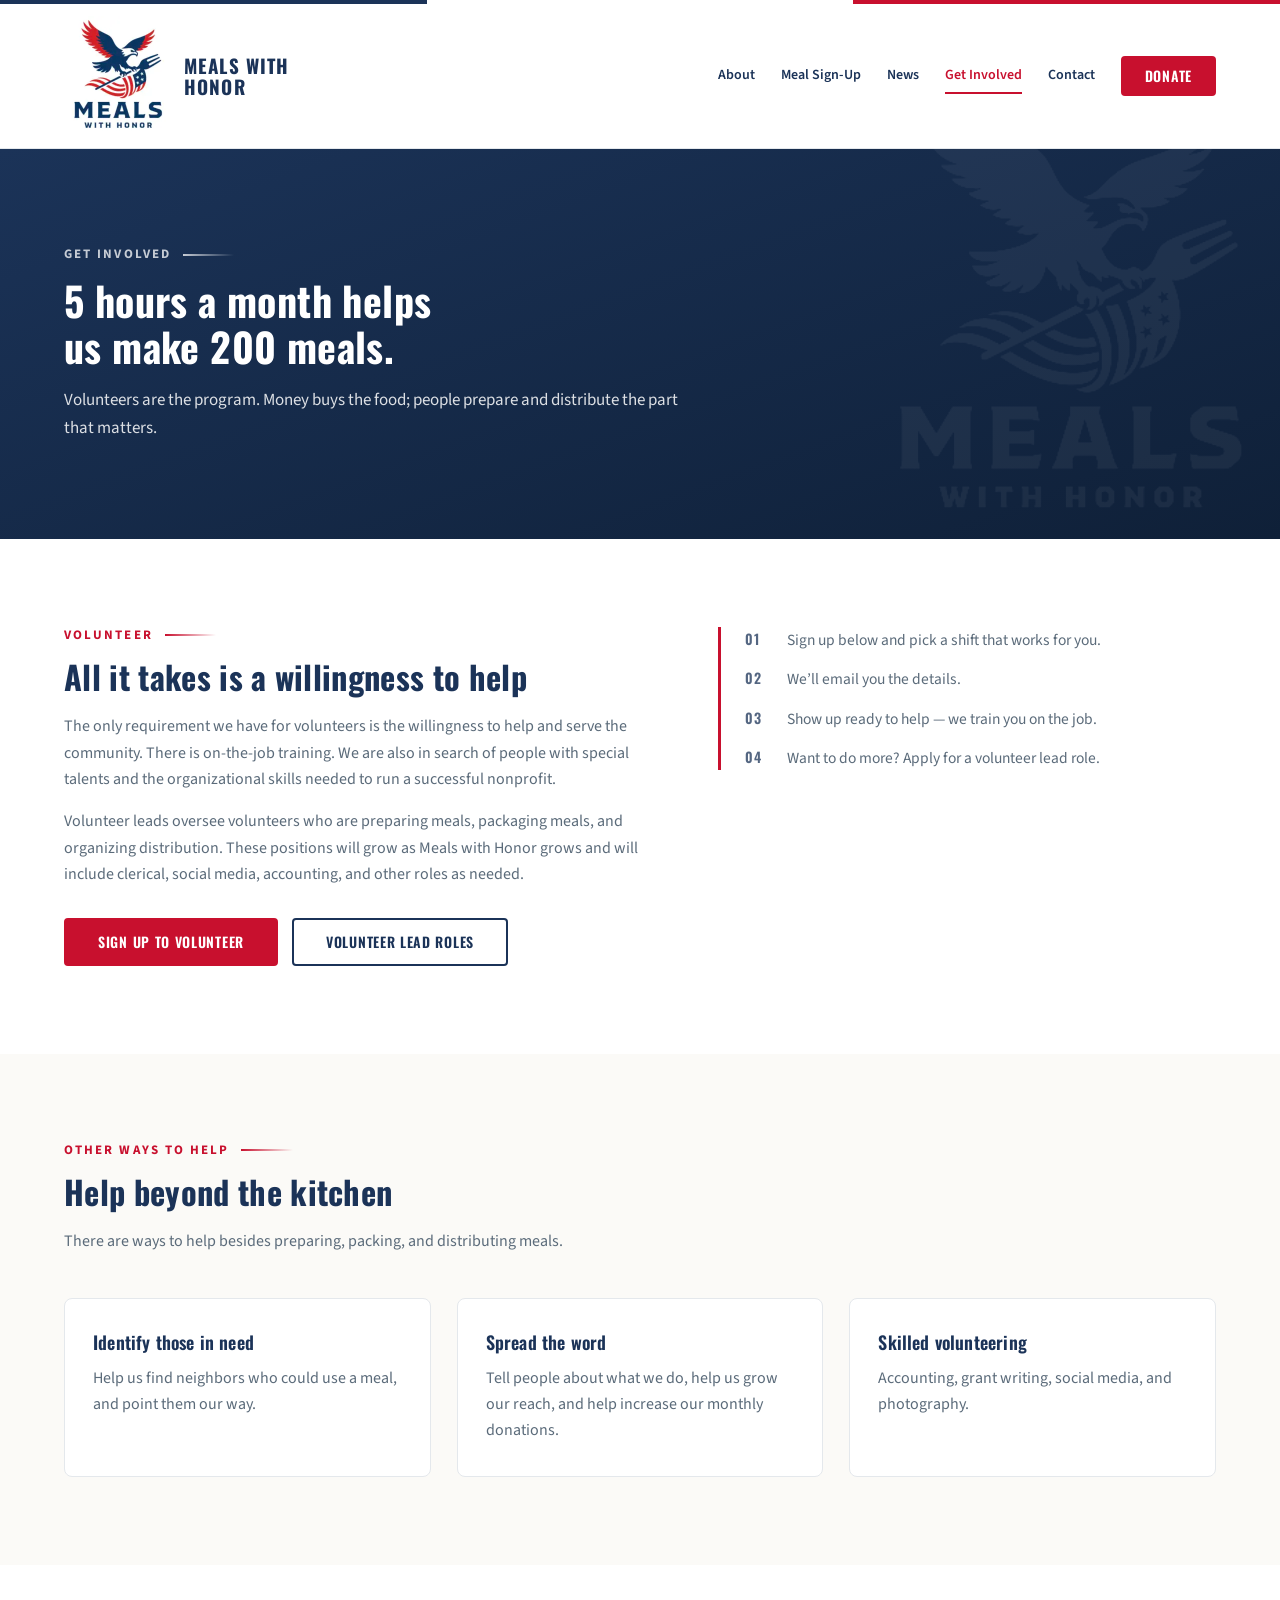
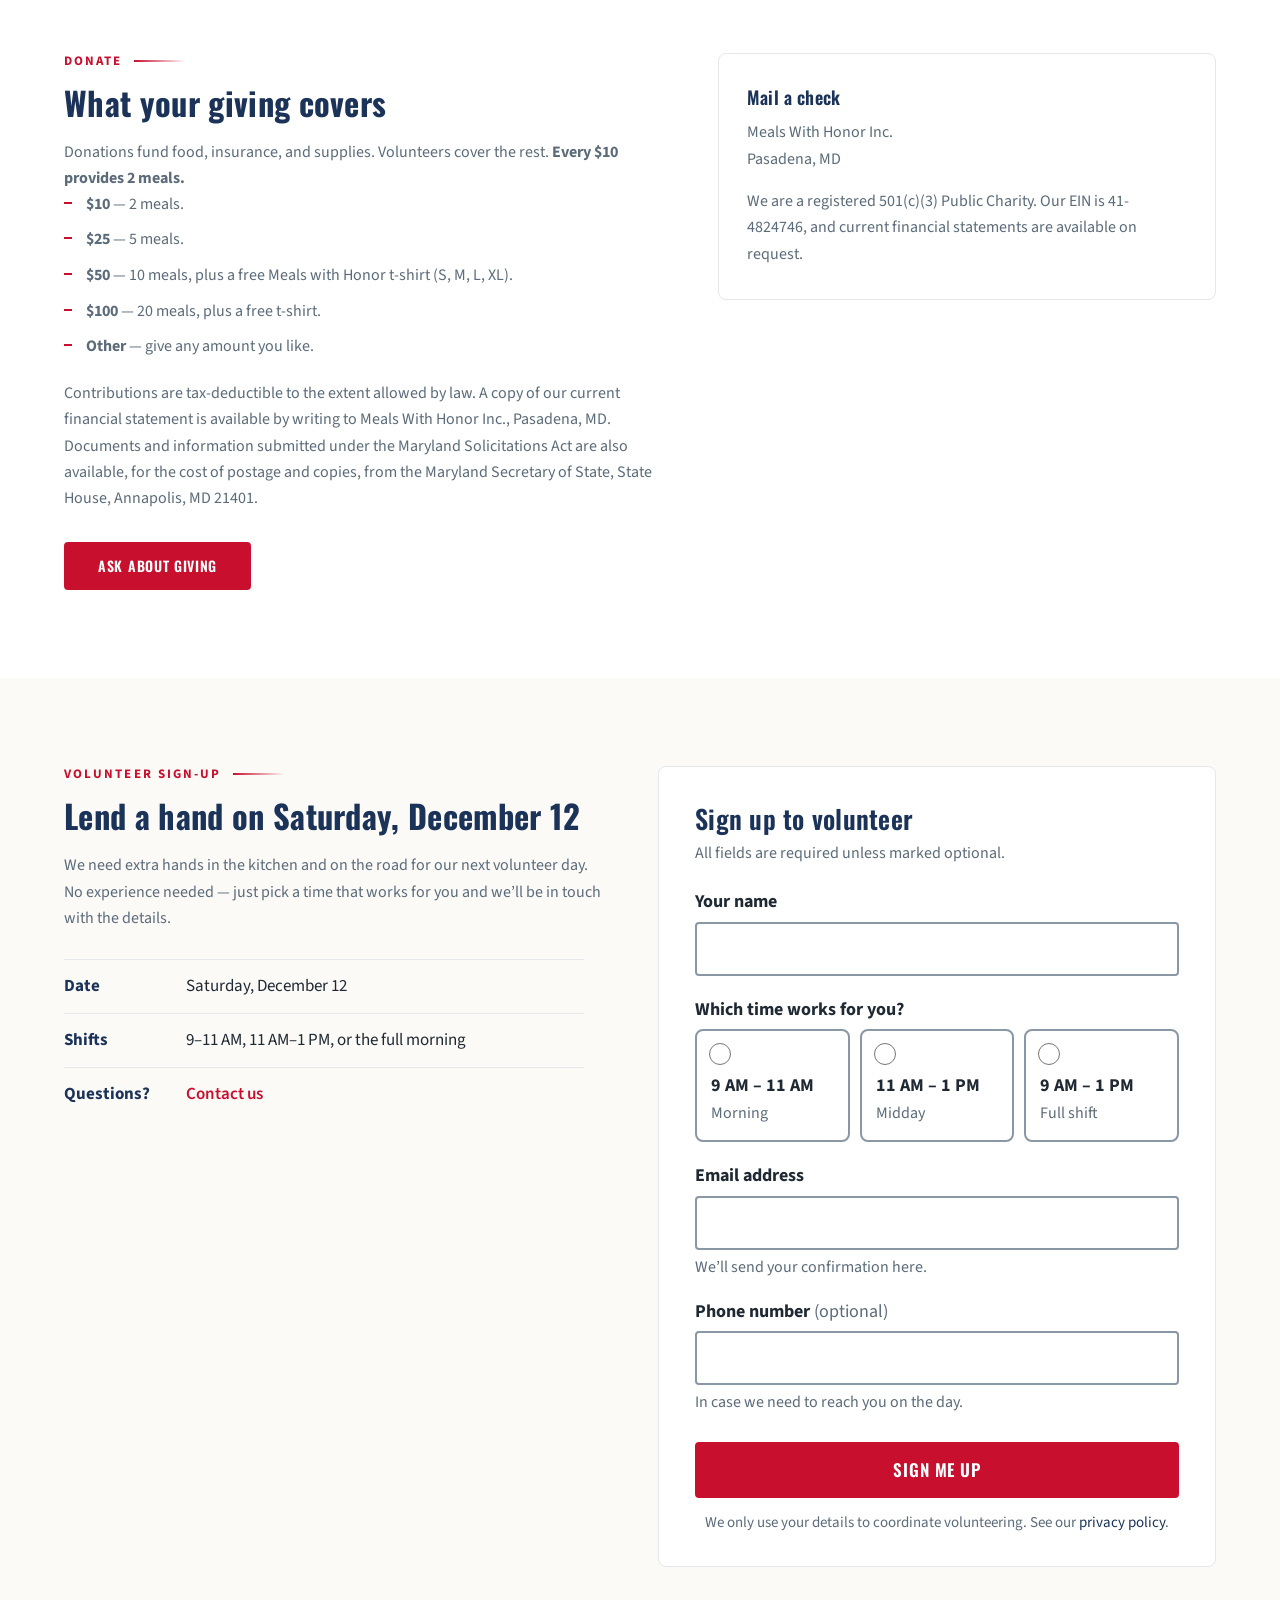
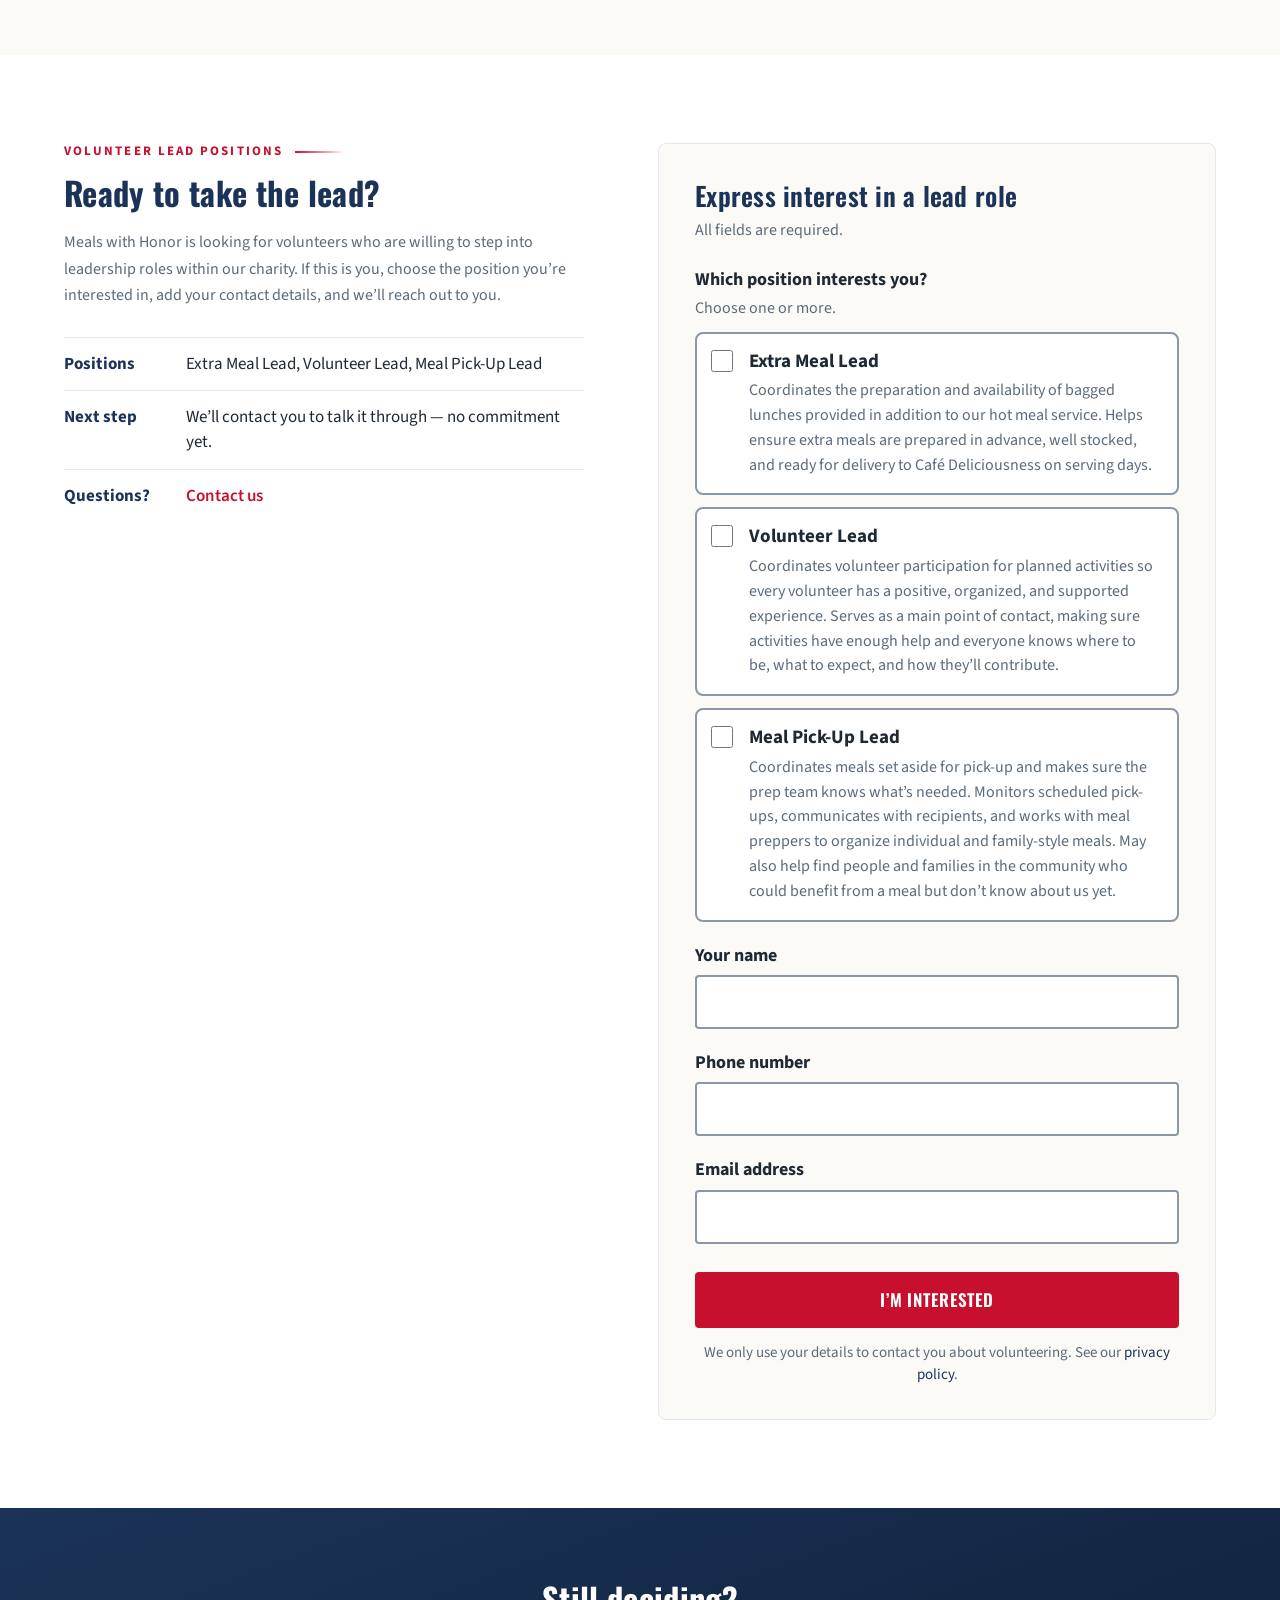
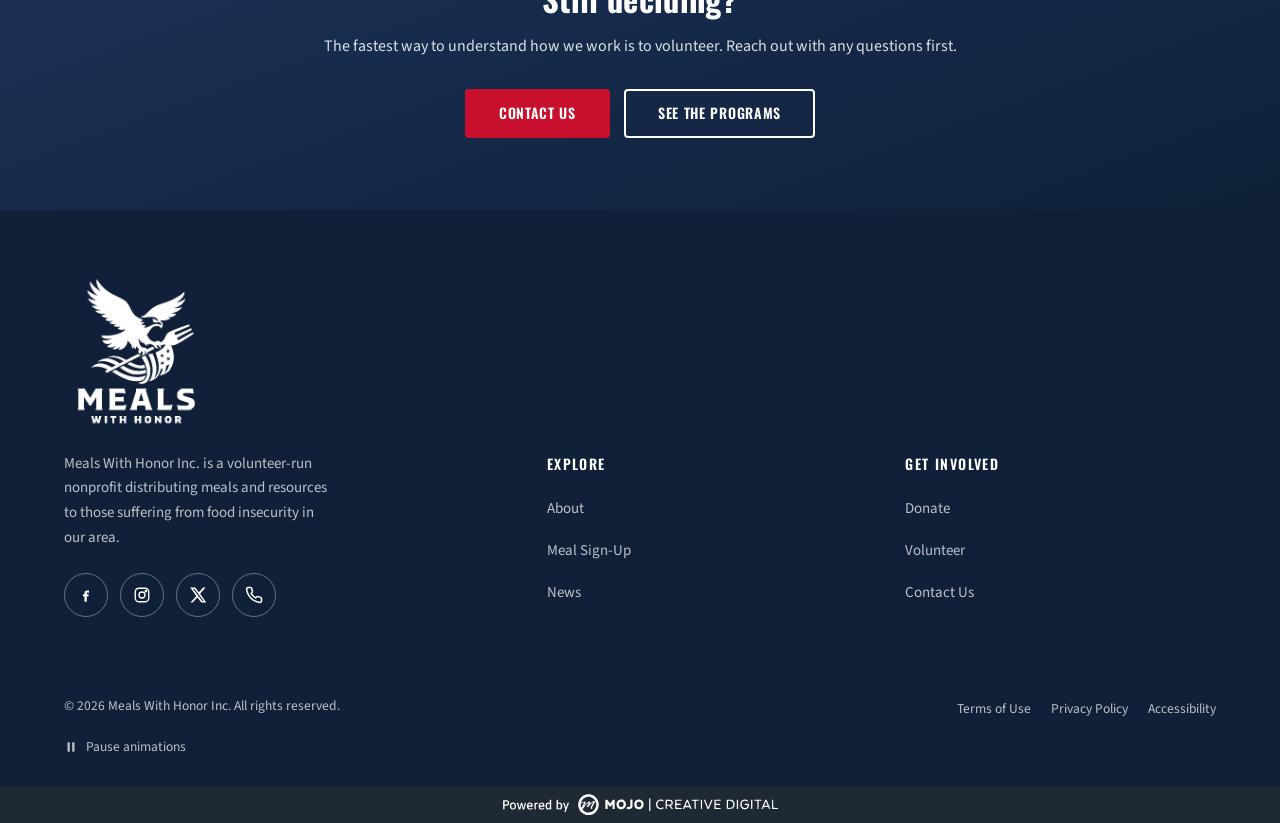
<file: get-involved.html>
<!doctype html>
<html lang="en-US">
<head>
	<meta charset="UTF-8">
	<meta name="viewport" content="width=device-width, initial-scale=1, viewport-fit=cover">
	<meta name='robots' content='noindex, nofollow' />
<script>
(function (h) {
	if (h.getAttribute('data-motion') !== 'off') h.className += ' mwh-js';
	try { if (localStorage.getItem('mwh-motion-paused') === '1') h.setAttribute('data-motion-paused', ''); } catch (e) {}
})(document.documentElement);
</script>

	<title>Get Involved - Meals with Honor</title>
	<meta name="description" content="Two hours a week covers a delivery route. Volunteer with Meals with Honor, or give to keep hot meals reaching local veterans." />
	<meta property="og:locale" content="en_US" />
	<meta property="og:type" content="article" />
	<meta property="og:title" content="Get Involved - Meals with Honor" />
	<meta property="og:description" content="Two hours a week covers a delivery route. Volunteer with Meals with Honor, or give to keep hot meals reaching local veterans." />
	<meta property="og:site_name" content="Meals with Honor" />
	<meta name="twitter:card" content="summary_large_image" />
	<meta name="twitter:label1" content="Est. reading time" />
	<meta name="twitter:data1" content="2 minutes" />
	<link rel="preload" href="fonts/oswald-var-latin.woff2" as="font" type="font/woff2" crossorigin>
<link rel="preload" href="fonts/source-sans-3-var-latin.woff2" as="font" type="font/woff2" crossorigin>
<meta name="theme-color" content="#1b3358">
<link rel="manifest" href="site.webmanifest">
<style id="wp-img-auto-sizes-contain-inline-css">
img:is([sizes=auto i],[sizes^="auto," i]){contain-intrinsic-size:3000px 1500px}
/*# sourceURL=wp-img-auto-sizes-contain-inline-css */
</style>
<style id="classic-theme-styles-inline-css">
/*! This file is auto-generated */
.wp-block-button__link{color:#fff;background-color:#32373c;border-radius:9999px;box-shadow:none;text-decoration:none;padding:calc(.667em + 2px) calc(1.333em + 2px);font-size:1.125em}.wp-block-file__button{background:#32373c;color:#fff;text-decoration:none}
/*# sourceURL=/wp-includes/css/classic-themes.min.css */
</style>
<link rel='stylesheet' id='elementor-frontend-css' href='css/elementor-frontend.min.css' media='all' />
<style id="elementor-frontend-inline-css">
.elementor-kit-15{--e-global-color-primary:#1B3358;--e-global-color-secondary:#C8102E;--e-global-color-text:#5B6B7A;--e-global-color-accent:#1F2933;--e-global-color-mwhnavydark:#0F2038;--e-global-color-mwhcream:#FBFAF7;--e-global-color-mwhline:#E4E8EC;--e-global-typography-primary-font-family:"Oswald";--e-global-typography-primary-font-weight:700;--e-global-typography-secondary-font-family:"Oswald";--e-global-typography-secondary-font-weight:600;--e-global-typography-text-font-family:"Source Sans 3";--e-global-typography-text-font-weight:400;--e-global-typography-accent-font-family:"Oswald";--e-global-typography-accent-font-weight:600;}.elementor-section.elementor-section-boxed > .elementor-container{max-width:1240px;}.e-con{--container-max-width:1240px;--container-default-padding-top:0px;--container-default-padding-right:0px;--container-default-padding-bottom:0px;--container-default-padding-left:0px;}.elementor-widget:not(:last-child){--kit-widget-spacing:20px;}.elementor-element{--widgets-spacing:20px 20px;--widgets-spacing-row:20px;--widgets-spacing-column:20px;}{}h1.entry-title{display:var(--page-title-display);}@media(max-width:980px){.elementor-section.elementor-section-boxed > .elementor-container{max-width:1024px;}.e-con{--container-max-width:1024px;}}@media(max-width:600px){.elementor-section.elementor-section-boxed > .elementor-container{max-width:767px;}.e-con{--container-max-width:767px;}}
.e-heading-base a, .e-paragraph-base a { all: unset; cursor: pointer; }form[data-element_type="e-form"].form-state-success [data-element_type="e-form-success-message"],form[data-element_type="e-form"].form-state-error [data-element_type="e-form-error-message"]{ display: block; }.elementor-edit-mode [data-element_type="e-form-success-message"]:is(.elementor-element-editable, :has(.elementor-element-editable), :has(> .elementor-empty-view)),.elementor-edit-mode [data-element_type="e-form-error-message"]:is(.elementor-element-editable, :has(.elementor-element-editable), :has(> .elementor-empty-view)){ display: block; }.e-background-video { position: relative; overflow: hidden; }.e-background-video__media { position: absolute; inset: 0; width: 100%; height: 100%; object-fit: cover; pointer-events: none; z-index: 0; }.e-background-video__content { position: relative; z-index: 1; flex: 1 1 auto; }.elementor-edit-mode .e-background-video__content.e-atomic-element:has(> .elementor-empty-view) { display: flex; flex-direction: column; flex: 1 1 auto; min-height: 0; }.elementor-edit-mode .e-background-video__content.e-atomic-element:has(> .elementor-empty-view) > .elementor-empty-view.elementor-empty-view { position: relative; flex: 1 1 auto; min-height: 120px; height: auto; width: 100%; }.elementor-edit-mode .e-background-video__content.e-atomic-element:has(> .elementor-empty-view) > .elementor-empty-view > .elementor-first-add { position: absolute; inset: 0; width: 100%; height: 100%; }.e-background-video__controls { z-index: 2; }.e-background-video__play, .e-background-video__pause { appearance: none; -webkit-appearance: none; }.e-background-video.e-background-video--playing .e-background-video__play { display: none; }.e-background-video.e-background-video--paused .e-background-video__pause { display: none; }.e-background-video:not(.e-background-video--playing):not(.e-background-video--paused) .e-background-video__controls,.e-background-video:not(.e-background-video--playing):not(.e-background-video--paused) .e-background-video__play,.e-background-video:not(.e-background-video--playing):not(.e-background-video--paused) .e-background-video__pause { display: none; }.e-accordion-item-header-base { list-style: none; }.e-accordion-item-header-base::-webkit-details-marker { display: none; }.e-accordion-item-base { interpolate-size: allow-keywords; }.e-accordion-item-base::details-content {block-size: 0; overflow: hidden;transition: block-size .3s ease, content-visibility .3s ease allow-discrete;}.e-accordion-item-base[open]::details-content { block-size: auto; }.e-accordion-item-icon-base.e-accordion-item-icon-base .e-svg-base { width: auto; height: 100%; max-width: 100%; }.e-accordion-item-icon-base.e-accordion-item-icon-base .e-svg-base svg { width: auto !important; }.e-accordion-item-icon-base svg { transition: transform .3s ease; }.e-accordion-item-base[open] > summary .e-accordion-item-icon-base svg { transform: rotate(180deg); }
.elementor-34 .elementor-element.elementor-element-91f83a4{--display:flex;}.elementor-34 .elementor-element.elementor-element-8f12e39{--display:flex;}.elementor-34 .elementor-element.elementor-element-834820c{--display:flex;}.elementor-34 .elementor-element.elementor-element-06e37e4{--display:flex;}.elementor-34 .elementor-element.elementor-element-2c51ab5{--display:flex;}
/*# sourceURL=elementor-frontend-inline-css */
</style>
<link rel='stylesheet' id='mwh-main-css' href='css/main.css' media='all' />
<style id="global-styles-inline-css">
:root{--wp--preset--aspect-ratio--square: 1;--wp--preset--aspect-ratio--4-3: 4/3;--wp--preset--aspect-ratio--3-4: 3/4;--wp--preset--aspect-ratio--3-2: 3/2;--wp--preset--aspect-ratio--2-3: 2/3;--wp--preset--aspect-ratio--16-9: 16/9;--wp--preset--aspect-ratio--9-16: 9/16;--wp--preset--color--black: #000000;--wp--preset--color--cyan-bluish-gray: #abb8c3;--wp--preset--color--white: #ffffff;--wp--preset--color--pale-pink: #f78da7;--wp--preset--color--vivid-red: #cf2e2e;--wp--preset--color--luminous-vivid-orange: #ff6900;--wp--preset--color--luminous-vivid-amber: #fcb900;--wp--preset--color--light-green-cyan: #7bdcb5;--wp--preset--color--vivid-green-cyan: #00d084;--wp--preset--color--pale-cyan-blue: #8ed1fc;--wp--preset--color--vivid-cyan-blue: #0693e3;--wp--preset--color--vivid-purple: #9b51e0;--wp--preset--color--mwh-navy: #1b3358;--wp--preset--color--mwh-navy-dark: #0f2038;--wp--preset--color--mwh-red: #c8102e;--wp--preset--color--mwh-ink: #1f2933;--wp--preset--color--mwh-muted: #5b6b7a;--wp--preset--color--mwh-cream: #fbfaf7;--wp--preset--color--mwh-white: #ffffff;--wp--preset--gradient--vivid-cyan-blue-to-vivid-purple: linear-gradient(135deg,rgb(6,147,227) 0%,rgb(155,81,224) 100%);--wp--preset--gradient--light-green-cyan-to-vivid-green-cyan: linear-gradient(135deg,rgb(122,220,180) 0%,rgb(0,208,130) 100%);--wp--preset--gradient--luminous-vivid-amber-to-luminous-vivid-orange: linear-gradient(135deg,rgb(252,185,0) 0%,rgb(255,105,0) 100%);--wp--preset--gradient--luminous-vivid-orange-to-vivid-red: linear-gradient(135deg,rgb(255,105,0) 0%,rgb(207,46,46) 100%);--wp--preset--gradient--very-light-gray-to-cyan-bluish-gray: linear-gradient(135deg,rgb(238,238,238) 0%,rgb(169,184,195) 100%);--wp--preset--gradient--cool-to-warm-spectrum: linear-gradient(135deg,rgb(74,234,220) 0%,rgb(151,120,209) 20%,rgb(207,42,186) 40%,rgb(238,44,130) 60%,rgb(251,105,98) 80%,rgb(254,248,76) 100%);--wp--preset--gradient--blush-light-purple: linear-gradient(135deg,rgb(255,206,236) 0%,rgb(152,150,240) 100%);--wp--preset--gradient--blush-bordeaux: linear-gradient(135deg,rgb(254,205,165) 0%,rgb(254,45,45) 50%,rgb(107,0,62) 100%);--wp--preset--gradient--luminous-dusk: linear-gradient(135deg,rgb(255,203,112) 0%,rgb(199,81,192) 50%,rgb(65,88,208) 100%);--wp--preset--gradient--pale-ocean: linear-gradient(135deg,rgb(255,245,203) 0%,rgb(182,227,212) 50%,rgb(51,167,181) 100%);--wp--preset--gradient--electric-grass: linear-gradient(135deg,rgb(202,248,128) 0%,rgb(113,206,126) 100%);--wp--preset--gradient--midnight: linear-gradient(135deg,rgb(2,3,129) 0%,rgb(40,116,252) 100%);--wp--preset--font-size--small: 14px;--wp--preset--font-size--medium: 20px;--wp--preset--font-size--large: 21px;--wp--preset--font-size--x-large: 42px;--wp--preset--font-size--normal: 16px;--wp--preset--font-size--huge: 34px;--wp--preset--spacing--20: 0.44rem;--wp--preset--spacing--30: 0.67rem;--wp--preset--spacing--40: 1rem;--wp--preset--spacing--50: 1.5rem;--wp--preset--spacing--60: 2.25rem;--wp--preset--spacing--70: 3.38rem;--wp--preset--spacing--80: 5.06rem;--wp--preset--shadow--natural: 6px 6px 9px rgba(0, 0, 0, 0.2);--wp--preset--shadow--deep: 12px 12px 50px rgba(0, 0, 0, 0.4);--wp--preset--shadow--sharp: 6px 6px 0px rgba(0, 0, 0, 0.2);--wp--preset--shadow--outlined: 6px 6px 0px -3px rgb(255, 255, 255), 6px 6px rgb(0, 0, 0);--wp--preset--shadow--crisp: 6px 6px 0px rgb(0, 0, 0);}.wp-block-button{--wp--preset--dimension--25: 25%;--wp--preset--dimension--50: 50%;--wp--preset--dimension--75: 75%;--wp--preset--dimension--100: 100%;}:where(body) { margin: 0; }:where(.is-layout-flex){gap: 0.5em;}:where(.is-layout-grid){gap: 0.5em;}body .is-layout-flex{display: flex;}.is-layout-flex{flex-wrap: wrap;align-items: center;}.is-layout-flex > :is(*, div){margin: 0;}body .is-layout-grid{display: grid;}.is-layout-grid > :is(*, div){margin: 0;}body{padding-top: 0px;padding-right: 0px;padding-bottom: 0px;padding-left: 0px;}:root :where(.wp-element-button, .wp-block-button__link){background-color: #32373c;border-width: 0;color: #fff;font-family: inherit;font-size: inherit;font-style: inherit;font-weight: inherit;letter-spacing: inherit;line-height: inherit;padding-top: calc(0.667em + 2px);padding-right: calc(1.333em + 2px);padding-bottom: calc(0.667em + 2px);padding-left: calc(1.333em + 2px);text-decoration: none;text-transform: inherit;}.has-black-color{color: var(--wp--preset--color--black) !important;}.has-cyan-bluish-gray-color{color: var(--wp--preset--color--cyan-bluish-gray) !important;}.has-white-color{color: var(--wp--preset--color--white) !important;}.has-pale-pink-color{color: var(--wp--preset--color--pale-pink) !important;}.has-vivid-red-color{color: var(--wp--preset--color--vivid-red) !important;}.has-luminous-vivid-orange-color{color: var(--wp--preset--color--luminous-vivid-orange) !important;}.has-luminous-vivid-amber-color{color: var(--wp--preset--color--luminous-vivid-amber) !important;}.has-light-green-cyan-color{color: var(--wp--preset--color--light-green-cyan) !important;}.has-vivid-green-cyan-color{color: var(--wp--preset--color--vivid-green-cyan) !important;}.has-pale-cyan-blue-color{color: var(--wp--preset--color--pale-cyan-blue) !important;}.has-vivid-cyan-blue-color{color: var(--wp--preset--color--vivid-cyan-blue) !important;}.has-vivid-purple-color{color: var(--wp--preset--color--vivid-purple) !important;}.has-mwh-navy-color{color: var(--wp--preset--color--mwh-navy) !important;}.has-mwh-navy-dark-color{color: var(--wp--preset--color--mwh-navy-dark) !important;}.has-mwh-red-color{color: var(--wp--preset--color--mwh-red) !important;}.has-mwh-ink-color{color: var(--wp--preset--color--mwh-ink) !important;}.has-mwh-muted-color{color: var(--wp--preset--color--mwh-muted) !important;}.has-mwh-cream-color{color: var(--wp--preset--color--mwh-cream) !important;}.has-mwh-white-color{color: var(--wp--preset--color--mwh-white) !important;}.has-black-background-color{background-color: var(--wp--preset--color--black) !important;}.has-cyan-bluish-gray-background-color{background-color: var(--wp--preset--color--cyan-bluish-gray) !important;}.has-white-background-color{background-color: var(--wp--preset--color--white) !important;}.has-pale-pink-background-color{background-color: var(--wp--preset--color--pale-pink) !important;}.has-vivid-red-background-color{background-color: var(--wp--preset--color--vivid-red) !important;}.has-luminous-vivid-orange-background-color{background-color: var(--wp--preset--color--luminous-vivid-orange) !important;}.has-luminous-vivid-amber-background-color{background-color: var(--wp--preset--color--luminous-vivid-amber) !important;}.has-light-green-cyan-background-color{background-color: var(--wp--preset--color--light-green-cyan) !important;}.has-vivid-green-cyan-background-color{background-color: var(--wp--preset--color--vivid-green-cyan) !important;}.has-pale-cyan-blue-background-color{background-color: var(--wp--preset--color--pale-cyan-blue) !important;}.has-vivid-cyan-blue-background-color{background-color: var(--wp--preset--color--vivid-cyan-blue) !important;}.has-vivid-purple-background-color{background-color: var(--wp--preset--color--vivid-purple) !important;}.has-mwh-navy-background-color{background-color: var(--wp--preset--color--mwh-navy) !important;}.has-mwh-navy-dark-background-color{background-color: var(--wp--preset--color--mwh-navy-dark) !important;}.has-mwh-red-background-color{background-color: var(--wp--preset--color--mwh-red) !important;}.has-mwh-ink-background-color{background-color: var(--wp--preset--color--mwh-ink) !important;}.has-mwh-muted-background-color{background-color: var(--wp--preset--color--mwh-muted) !important;}.has-mwh-cream-background-color{background-color: var(--wp--preset--color--mwh-cream) !important;}.has-mwh-white-background-color{background-color: var(--wp--preset--color--mwh-white) !important;}.has-black-border-color{border-color: var(--wp--preset--color--black) !important;}.has-cyan-bluish-gray-border-color{border-color: var(--wp--preset--color--cyan-bluish-gray) !important;}.has-white-border-color{border-color: var(--wp--preset--color--white) !important;}.has-pale-pink-border-color{border-color: var(--wp--preset--color--pale-pink) !important;}.has-vivid-red-border-color{border-color: var(--wp--preset--color--vivid-red) !important;}.has-luminous-vivid-orange-border-color{border-color: var(--wp--preset--color--luminous-vivid-orange) !important;}.has-luminous-vivid-amber-border-color{border-color: var(--wp--preset--color--luminous-vivid-amber) !important;}.has-light-green-cyan-border-color{border-color: var(--wp--preset--color--light-green-cyan) !important;}.has-vivid-green-cyan-border-color{border-color: var(--wp--preset--color--vivid-green-cyan) !important;}.has-pale-cyan-blue-border-color{border-color: var(--wp--preset--color--pale-cyan-blue) !important;}.has-vivid-cyan-blue-border-color{border-color: var(--wp--preset--color--vivid-cyan-blue) !important;}.has-vivid-purple-border-color{border-color: var(--wp--preset--color--vivid-purple) !important;}.has-mwh-navy-border-color{border-color: var(--wp--preset--color--mwh-navy) !important;}.has-mwh-navy-dark-border-color{border-color: var(--wp--preset--color--mwh-navy-dark) !important;}.has-mwh-red-border-color{border-color: var(--wp--preset--color--mwh-red) !important;}.has-mwh-ink-border-color{border-color: var(--wp--preset--color--mwh-ink) !important;}.has-mwh-muted-border-color{border-color: var(--wp--preset--color--mwh-muted) !important;}.has-mwh-cream-border-color{border-color: var(--wp--preset--color--mwh-cream) !important;}.has-mwh-white-border-color{border-color: var(--wp--preset--color--mwh-white) !important;}.has-vivid-cyan-blue-to-vivid-purple-gradient-background{background: var(--wp--preset--gradient--vivid-cyan-blue-to-vivid-purple) !important;}.has-light-green-cyan-to-vivid-green-cyan-gradient-background{background: var(--wp--preset--gradient--light-green-cyan-to-vivid-green-cyan) !important;}.has-luminous-vivid-amber-to-luminous-vivid-orange-gradient-background{background: var(--wp--preset--gradient--luminous-vivid-amber-to-luminous-vivid-orange) !important;}.has-luminous-vivid-orange-to-vivid-red-gradient-background{background: var(--wp--preset--gradient--luminous-vivid-orange-to-vivid-red) !important;}.has-very-light-gray-to-cyan-bluish-gray-gradient-background{background: var(--wp--preset--gradient--very-light-gray-to-cyan-bluish-gray) !important;}.has-cool-to-warm-spectrum-gradient-background{background: var(--wp--preset--gradient--cool-to-warm-spectrum) !important;}.has-blush-light-purple-gradient-background{background: var(--wp--preset--gradient--blush-light-purple) !important;}.has-blush-bordeaux-gradient-background{background: var(--wp--preset--gradient--blush-bordeaux) !important;}.has-luminous-dusk-gradient-background{background: var(--wp--preset--gradient--luminous-dusk) !important;}.has-pale-ocean-gradient-background{background: var(--wp--preset--gradient--pale-ocean) !important;}.has-electric-grass-gradient-background{background: var(--wp--preset--gradient--electric-grass) !important;}.has-midnight-gradient-background{background: var(--wp--preset--gradient--midnight) !important;}.has-small-font-size{font-size: var(--wp--preset--font-size--small) !important;}.has-medium-font-size{font-size: var(--wp--preset--font-size--medium) !important;}.has-large-font-size{font-size: var(--wp--preset--font-size--large) !important;}.has-x-large-font-size{font-size: var(--wp--preset--font-size--x-large) !important;}.has-normal-font-size{font-size: var(--wp--preset--font-size--normal) !important;}.has-huge-font-size{font-size: var(--wp--preset--font-size--huge) !important;}
/*# sourceURL=global-styles-inline-css */
</style>
<link rel='stylesheet' id='base-desktop-css' href='css/base-desktop.css' media='all' />
<link rel='stylesheet' id='base-mobile-css' href='css/base-mobile.css' media='(max-width:600px)' />
<link rel='stylesheet' id='mwh-volunteer-form-css' href='css/volunteer-form.css' media='all' />
<link rel="icon" href="images/favicon-512-32x32.png" sizes="32x32" />
<link rel="icon" href="images/favicon-512-192x192.png" sizes="192x192" />
<link rel="apple-touch-icon" href="images/favicon-512-180x180.png" />
</head>

<body class="wp-singular page-template-default page page-id-34 wp-custom-logo wp-embed-responsive wp-theme-meals-with-honor elementor-default elementor-kit-15 elementor-page elementor-page-34">

<a class="mwh-skip" href="#main">Skip to content</a>

<header class="mwh-header">
	<div class="mwh-header__inner">
			<a class="mwh-brand" href="index.html">
		<img width="216" height="240" src="images/logo-216x240-png.webp" class="mwh-brand__mark" alt="" fetchpriority="auto" sizes="108px" decoding="async" srcset="images/logo-216x240-png.webp 216w, images/logo-270x300-png.webp 270w, images/logo-png.webp 304w" />		<span class="mwh-brand__word">Meals with<br>Honor</span>
	</a>
	
								<button class="mwh-navtoggle" id="navToggle" type="button"
					aria-expanded="false" aria-controls="primaryNav"
					aria-label="Open menu">
				<span class="mwh-navtoggle__bars"><svg aria-hidden="true" focusable="false" xmlns="http://www.w3.org/2000/svg" width="24" height="24" viewbox="0 0 24 24" fill="none" stroke="currentColor" stroke-width="2" stroke-linecap="round" stroke-linejoin="round"><path d="M3 6h18M3 12h18M3 18h18" /></svg></span>
				<span class="mwh-navtoggle__x"><svg aria-hidden="true" focusable="false" xmlns="http://www.w3.org/2000/svg" width="24" height="24" viewbox="0 0 24 24" fill="none" stroke="currentColor" stroke-width="2" stroke-linecap="round" stroke-linejoin="round"><path d="M18 6L6 18M6 6l12 12" /></svg></span>
			</button>

			<nav class="mwh-nav" id="primaryNav" aria-label="Primary">
				<a href="about.html">About</a><a href="programs.html">Meal Sign-Up</a><a href="news.html">News</a><a href="get-involved.html" aria-current="page">Get Involved</a><a href="contact.html">Contact</a><a href="get-involved.html#donate" class="mwh-btn mwh-btn-red mwh-btn--sm" aria-current="page">Donate</a>			</nav>
			</div>
</header>

<div class="mwh-navscrim" data-open="false"></div>

<main id="main">
		<div data-elementor-type="wp-page" data-elementor-id="34" class="elementor elementor-34">
				<div class="elementor-element elementor-element-91f83a4 e-con-full e-flex e-con e-parent" data-id="91f83a4" data-element_type="container" data-e-type="container">
				<div class="elementor-element elementor-element-cea0333 elementor-widget elementor-widget-mwh-page-hero mwh-band-widget" data-id="cea0333" data-element_type="widget" data-e-type="widget" data-widget_type="mwh-page-hero.default">
				<div class="elementor-widget-container">
							<section class="mwh-pagehero">
			<div class="mwh-pagehero__inner">
				<p class="mwh-kicker">Get Involved</p><h1 >5 hours a month helps us make 200 meals.</h1><p class="mwh-pagehero__copy">Volunteers are the program. Money buys the food; people prepare and distribute the part that matters.</p>			</div>
		</section>
						</div>
				</div>
				</div>
		<div class="elementor-element elementor-element-8f12e39 e-con-full e-flex e-con e-parent" data-id="8f12e39" data-element_type="container" data-e-type="container">
				<div class="elementor-element elementor-element-6eed604 elementor-widget elementor-widget-mwh-split mwh-band-widget" data-id="6eed604" data-element_type="widget" data-e-type="widget" data-widget_type="mwh-split.default">
				<div class="elementor-widget-container">
					<section class="mwh-section" id="volunteer"><div class="mwh-wrap mwh-split"><div class="mwh-split__main"><p class="mwh-kicker">Volunteer</p><h2 class="mwh-heading">All it takes is a willingness to help</h2><div class="mwh-prose"><p>The only requirement we have for volunteers is the willingness to help and serve the community. There is on-the-job training. We are also in search of people with special talents and the organizational skills needed to run a successful nonprofit.</p><p>Volunteer leads oversee volunteers who are preparing meals, packaging meals, and organizing distribution. These positions will grow as Meals with Honor grows and will include clerical, social media, accounting, and other roles as needed.</p></div><div class="mwh-btn-row" style="margin-top:30px"><a class="mwh-btn mwh-btn-red" href="#volunteer-signup">Sign Up to Volunteer</a><a class="mwh-btn mwh-btn-outline-navy" href="#lead-positions">Volunteer Lead Roles</a></div></div><div class="mwh-split__aside"><ol class="mwh-steps" role="list"><li class="mwh-step"><span class="mwh-step__n">01</span><span class="mwh-step__t">Sign up below and pick a shift that works for you.</span></li><li class="mwh-step"><span class="mwh-step__n">02</span><span class="mwh-step__t">We&rsquo;ll email you the details.</span></li><li class="mwh-step"><span class="mwh-step__n">03</span><span class="mwh-step__t">Show up ready to help &mdash; we train you on the job.</span></li><li class="mwh-step"><span class="mwh-step__n">04</span><span class="mwh-step__t">Want to do more? Apply for a volunteer lead role.</span></li></ol></div></div></section>				</div>
				</div>
				</div>
		<div class="elementor-element elementor-element-834820c e-con-full e-flex e-con e-parent" data-id="834820c" data-element_type="container" data-e-type="container">
				<div class="elementor-element elementor-element-4960374 elementor-widget elementor-widget-mwh-cards mwh-band-widget" data-id="4960374" data-element_type="widget" data-e-type="widget" data-widget_type="mwh-cards.default">
				<div class="elementor-widget-container">
					<section class="mwh-section mwh-section--alt" id="other-ways"><div class="mwh-wrap"><div class="mwh-section-head"><p class="mwh-kicker">Other Ways to Help</p><h2 class="mwh-heading">Help beyond the kitchen</h2><p class="mwh-copy">There are ways to help besides preparing, packing, and distributing meals.</p></div><div class="mwh-grid-3"><article class="mwh-card"><h3 class="mwh-card-heading">Identify those in need</h3><p class="mwh-copy">Help us find neighbors who could use a meal, and point them our way.</p></article><article class="mwh-card"><h3 class="mwh-card-heading">Spread the word</h3><p class="mwh-copy">Tell people about what we do, help us grow our reach, and help increase our monthly donations.</p></article><article class="mwh-card"><h3 class="mwh-card-heading">Skilled volunteering</h3><p class="mwh-copy">Accounting, grant writing, social media, and photography.</p></article></div></div></section>				</div>
				</div>
				</div>
		<div class="elementor-element elementor-element-06e37e4 e-con-full e-flex e-con e-parent" data-id="06e37e4" data-element_type="container" data-e-type="container">
				<div class="elementor-element elementor-element-9f3a7f5 elementor-widget elementor-widget-mwh-split mwh-band-widget" data-id="9f3a7f5" data-element_type="widget" data-e-type="widget" data-widget_type="mwh-split.default">
				<div class="elementor-widget-container">
					<section class="mwh-section" id="donate"><div class="mwh-wrap mwh-split"><div class="mwh-split__main"><p class="mwh-kicker">Donate</p><h2 class="mwh-heading">What your giving covers</h2><div class="mwh-prose"><p>Donations fund food, insurance, and supplies. Volunteers cover the rest. <strong>Every $10 provides 2 meals.</strong></p></div><ul class="mwh-list" role="list"><li><strong>$10</strong> — 2 meals.</li><li><strong>$25</strong> — 5 meals.</li><li><strong>$50</strong> — 10 meals, plus a free Meals with Honor t-shirt (S, M, L, XL).</li><li><strong>$100</strong> — 20 meals, plus a free t-shirt.</li><li><strong>Other</strong> — give any amount you like.</li></ul><div class="mwh-prose" style="margin-top:20px"><p>Contributions are tax-deductible to the extent allowed by law. A copy of our current financial statement is available by writing to Meals With Honor Inc., Pasadena, MD. Documents and information submitted under the Maryland Solicitations Act are also available, for the cost of postage and copies, from the Maryland Secretary of State, State House, Annapolis, MD 21401.</p></div><div class="mwh-btn-row" style="margin-top:30px"><a class="mwh-btn mwh-btn-red" href="contact.html">Ask About Giving</a></div></div><div class="mwh-split__aside"><div class="mwh-card"><h3 class="mwh-card-heading">Mail a check</h3><div class="mwh-prose"><p class="mwh-address">Meals With Honor Inc.<br>Pasadena, MD</p><p>We are a registered 501(c)(3) Public Charity. Our EIN is 41-4824746, and current financial statements are available on request.</p></div></div></div></div></section>				</div>
				</div>
				</div>
		<!-- ============ Volunteer sign-up form (added for ColorMocks) ============
		     Fields mirror the Google Form "Meals With Honor Volunteer Sign Up 11/14":
		     https://docs.google.com/forms/d/e/1FAIpQLScalUR8LZ8jemqRladOdWI5f-_83DdQpi2D39N5ElKKEQvICw/viewform
		     Each input's name is that form's entry ID, and the shift values match its
		     options exactly, so the form can post straight to Google (see js/volunteer-forms.js). -->
		<div class="elementor-element e-con-full e-flex e-con e-parent">
			<section class="mwh-section mwh-section--alt mwh-vol" id="volunteer-signup" aria-labelledby="vol-heading">
				<div class="mwh-wrap mwh-split">
					<div class="mwh-split__main mwh-vol__intro">
						<p class="mwh-kicker">Volunteer Sign-Up</p>
						<h2 class="mwh-heading" id="vol-heading">Lend a hand on Saturday, December 12</h2>
						<div class="mwh-prose">
							<p>We need extra hands in the kitchen and on the road for our next volunteer day. No experience needed &mdash; just pick a time that works for you and we&rsquo;ll be in touch with the details.</p>
						</div>
						<ul class="mwh-vol__facts" role="list">
							<li><span class="mwh-vol__fact-label">Date</span><span class="mwh-vol__fact-value">Saturday, December 12</span></li>
							<li><span class="mwh-vol__fact-label">Shifts</span><span class="mwh-vol__fact-value">9&ndash;11 AM, 11 AM&ndash;1 PM, or the full morning</span></li>
							<li><span class="mwh-vol__fact-label">Questions?</span><span class="mwh-vol__fact-value"><a href="contact.html">Contact us</a></span></li>
						</ul>
					</div>

					<div class="mwh-split__aside mwh-vol__card">
						<form class="mwh-vol__form" data-vol-form novalidate
						      action="https://docs.google.com/forms/d/e/1FAIpQLScalUR8LZ8jemqRladOdWI5f-_83DdQpi2D39N5ElKKEQvICw/formResponse" method="post">
							<h3 class="mwh-vol__form-title">Sign up to volunteer</h3>
							<p class="mwh-vol__req-note">All fields are required unless marked optional.</p>

							<div class="mwh-vol__errors" data-vol-errors tabindex="-1" hidden>
								<p class="mwh-vol__errors-title">Please fix the following:</p>
								<ul role="list" data-vol-error-list></ul>
							</div>

							<div class="mwh-vol__field">
								<label class="mwh-vol__label" for="vol-name">Your name</label>
								<input class="mwh-vol__input" type="text" id="vol-name" name="entry.820479275" autocomplete="name" aria-describedby="vol-name-err"
								       data-check="text" data-required data-msg-required="Please enter your name.">
								<p class="mwh-vol__err" id="vol-name-err" data-err-for="vol-name"></p>
							</div>

							<fieldset class="mwh-vol__field mwh-vol__fieldset" id="vol-shift" aria-describedby="vol-shift-err"
							          data-check="choice" data-required data-msg-required="Please choose a time that works for you.">
								<legend class="mwh-vol__label">Which time works for you?</legend>
								<div class="mwh-vol__choices">
									<label class="mwh-vol__choice">
										<input type="radio" id="vol-shift-1" name="entry.812357853" value="9A-11A" data-label="9 AM &ndash; 11 AM">
										<span class="mwh-vol__choice-box"><span class="mwh-vol__choice-time">9 AM &ndash; 11 AM</span><span class="mwh-vol__choice-sub">Morning</span></span>
									</label>
									<label class="mwh-vol__choice">
										<input type="radio" name="entry.812357853" value="11A - 1P" data-label="11 AM &ndash; 1 PM">
										<span class="mwh-vol__choice-box"><span class="mwh-vol__choice-time">11 AM &ndash; 1 PM</span><span class="mwh-vol__choice-sub">Midday</span></span>
									</label>
									<label class="mwh-vol__choice">
										<input type="radio" name="entry.812357853" value="9A-1P" data-label="9 AM &ndash; 1 PM">
										<span class="mwh-vol__choice-box"><span class="mwh-vol__choice-time">9 AM &ndash; 1 PM</span><span class="mwh-vol__choice-sub">Full shift</span></span>
									</label>
								</div>
								<p class="mwh-vol__err" id="vol-shift-err" data-err-for="vol-shift"></p>
							</fieldset>

							<div class="mwh-vol__field">
								<label class="mwh-vol__label" for="vol-email">Email address</label>
								<input class="mwh-vol__input" type="email" id="vol-email" name="entry.352504880" autocomplete="email" inputmode="email" aria-describedby="vol-email-hint vol-email-err"
								       data-check="email" data-required data-msg-required="Please enter your email address." data-msg-invalid="That email address doesn&rsquo;t look right. It should look like name@example.com.">
								<p class="mwh-vol__hint" id="vol-email-hint">We&rsquo;ll send your confirmation here.</p>
								<p class="mwh-vol__err" id="vol-email-err" data-err-for="vol-email"></p>
							</div>

							<div class="mwh-vol__field">
								<label class="mwh-vol__label" for="vol-phone">Phone number <span class="mwh-vol__optional">(optional)</span></label>
								<input class="mwh-vol__input" type="tel" id="vol-phone" name="entry.1746360716" autocomplete="tel" inputmode="tel" aria-describedby="vol-phone-hint vol-phone-err"
								       data-check="phone" data-msg-invalid="Please enter a 10-digit phone number, like 410-555-0123, or leave it blank.">
								<p class="mwh-vol__hint" id="vol-phone-hint">In case we need to reach you on the day.</p>
								<p class="mwh-vol__err" id="vol-phone-err" data-err-for="vol-phone"></p>
							</div>

							<button type="submit" class="mwh-btn mwh-btn-red mwh-vol__submit">Sign Me Up</button>
							<p class="mwh-vol__privacy">We only use your details to coordinate volunteering. See our <a href="privacy-policy.html">privacy policy</a>.</p>
						</form>

						<div class="mwh-vol__done" data-vol-done tabindex="-1" hidden>
							<div class="mwh-vol__done-icon" aria-hidden="true"><svg width="28" height="28" viewBox="0 0 24 24" fill="none" stroke="currentColor" stroke-width="2.4" stroke-linecap="round" stroke-linejoin="round"><path d="M20 6 9 17l-5-5"/></svg></div>
							<h3 class="mwh-vol__form-title">Thank you, <span data-fill="first:vol-name"></span>!</h3>
							<p class="mwh-vol__done-copy">You&rsquo;re signed up for <strong data-fill="choice:vol-shift"></strong> on Saturday, December 12. We&rsquo;ll email <strong data-fill="text:vol-email"></strong> with the details.</p>
							<button type="button" class="mwh-btn mwh-btn-outline-navy" data-vol-again>Sign up someone else</button>
						</div>
					</div>
				</div>
			</section>
		</div>
		<!-- ============ /Volunteer sign-up form ============ -->

		<!-- ============ Volunteer lead positions form (added for ColorMocks) ============
		     Mirrors the Google Form "Meals With Honor Volunteer Lead Positions":
		     https://docs.google.com/forms/d/e/1FAIpQLSfYv-7a_Ot39YfilQcdH1ZucYV_Mf2ildlGuDKLsA6dISICrw/viewform
		     That form has one free-text answer per position (applicants type their name,
		     phone and email under the role they want). Here visitors tick a position and
		     fill in proper contact fields; when sending to Google, the script writes
		     "Name / Phone / Email" into the answer for each ticked position (data-entry). -->
		<div class="elementor-element e-con-full e-flex e-con e-parent">
			<section class="mwh-section mwh-vol mwh-vol--lead" id="lead-positions" aria-labelledby="lead-heading">
				<div class="mwh-wrap mwh-split">
					<div class="mwh-split__main mwh-vol__intro">
						<p class="mwh-kicker">Volunteer Lead Positions</p>
						<h2 class="mwh-heading" id="lead-heading">Ready to take the lead?</h2>
						<div class="mwh-prose">
							<p>Meals with Honor is looking for volunteers who are willing to step into leadership roles within our charity. If this is you, choose the position you&rsquo;re interested in, add your contact details, and we&rsquo;ll reach out to you.</p>
						</div>
						<ul class="mwh-vol__facts" role="list">
							<li><span class="mwh-vol__fact-label">Positions</span><span class="mwh-vol__fact-value">Extra Meal Lead, Volunteer Lead, Meal Pick-Up Lead</span></li>
							<li><span class="mwh-vol__fact-label">Next step</span><span class="mwh-vol__fact-value">We&rsquo;ll contact you to talk it through &mdash; no commitment yet.</span></li>
							<li><span class="mwh-vol__fact-label">Questions?</span><span class="mwh-vol__fact-value"><a href="contact.html">Contact us</a></span></li>
						</ul>
					</div>

					<div class="mwh-split__aside mwh-vol__card">
						<form class="mwh-vol__form" data-vol-form data-compose="per-position" novalidate
						      action="https://docs.google.com/forms/d/e/1FAIpQLSfYv-7a_Ot39YfilQcdH1ZucYV_Mf2ildlGuDKLsA6dISICrw/formResponse" method="post">
							<h3 class="mwh-vol__form-title">Express interest in a lead role</h3>
							<p class="mwh-vol__req-note">All fields are required.</p>

							<div class="mwh-vol__errors" data-vol-errors tabindex="-1" hidden>
								<p class="mwh-vol__errors-title">Please fix the following:</p>
								<ul role="list" data-vol-error-list></ul>
							</div>

							<fieldset class="mwh-vol__field mwh-vol__fieldset" id="lead-role" aria-describedby="lead-role-hint lead-role-err"
							          data-check="choice" data-required data-msg-required="Please choose at least one position.">
								<legend class="mwh-vol__label">Which position interests you?</legend>
								<p class="mwh-vol__hint mwh-vol__hint--top" id="lead-role-hint">Choose one or more.</p>
								<div class="mwh-vol__roles">
									<label class="mwh-vol__role">
										<input type="checkbox" id="lead-role-1" value="Extra Meal Lead" data-label="Extra Meal Lead" data-entry="entry.1648291939">
										<span class="mwh-vol__role-box">
											<span class="mwh-vol__role-title">Extra Meal Lead</span>
											<span class="mwh-vol__role-desc">Coordinates the preparation and availability of bagged lunches provided in addition to our hot meal service. Helps ensure extra meals are prepared in advance, well stocked, and ready for delivery to Caf&eacute; Deliciousness on serving days.</span>
										</span>
									</label>
									<label class="mwh-vol__role">
										<input type="checkbox" value="Volunteer Lead" data-label="Volunteer Lead" data-entry="entry.1118008860">
										<span class="mwh-vol__role-box">
											<span class="mwh-vol__role-title">Volunteer Lead</span>
											<span class="mwh-vol__role-desc">Coordinates volunteer participation for planned activities so every volunteer has a positive, organized, and supported experience. Serves as a main point of contact, making sure activities have enough help and everyone knows where to be, what to expect, and how they&rsquo;ll contribute.</span>
										</span>
									</label>
									<label class="mwh-vol__role">
										<input type="checkbox" value="Meal Pick-Up Lead" data-label="Meal Pick-Up Lead" data-entry="entry.713212901">
										<span class="mwh-vol__role-box">
											<span class="mwh-vol__role-title">Meal Pick-Up Lead</span>
											<span class="mwh-vol__role-desc">Coordinates meals set aside for pick-up and makes sure the prep team knows what&rsquo;s needed. Monitors scheduled pick-ups, communicates with recipients, and works with meal preppers to organize individual and family-style meals. May also help find people and families in the community who could benefit from a meal but don&rsquo;t know about us yet.</span>
										</span>
									</label>
								</div>
								<p class="mwh-vol__err" id="lead-role-err" data-err-for="lead-role"></p>
							</fieldset>

							<div class="mwh-vol__field">
								<label class="mwh-vol__label" for="lead-name">Your name</label>
								<input class="mwh-vol__input" type="text" id="lead-name" autocomplete="name" aria-describedby="lead-name-err"
								       data-check="text" data-required data-msg-required="Please enter your name." data-compose-label="Name">
								<p class="mwh-vol__err" id="lead-name-err" data-err-for="lead-name"></p>
							</div>

							<div class="mwh-vol__field">
								<label class="mwh-vol__label" for="lead-phone">Phone number</label>
								<input class="mwh-vol__input" type="tel" id="lead-phone" autocomplete="tel" inputmode="tel" aria-describedby="lead-phone-err"
								       data-check="phone" data-required data-msg-required="Please enter your phone number." data-msg-invalid="Please enter a 10-digit phone number, like 410-555-0123." data-compose-label="Phone">
								<p class="mwh-vol__err" id="lead-phone-err" data-err-for="lead-phone"></p>
							</div>

							<div class="mwh-vol__field">
								<label class="mwh-vol__label" for="lead-email">Email address</label>
								<input class="mwh-vol__input" type="email" id="lead-email" autocomplete="email" inputmode="email" aria-describedby="lead-email-err"
								       data-check="email" data-required data-msg-required="Please enter your email address." data-msg-invalid="That email address doesn&rsquo;t look right. It should look like name@example.com." data-compose-label="Email">
								<p class="mwh-vol__err" id="lead-email-err" data-err-for="lead-email"></p>
							</div>

							<button type="submit" class="mwh-btn mwh-btn-red mwh-vol__submit">I&rsquo;m Interested</button>
							<p class="mwh-vol__privacy">We only use your details to contact you about volunteering. See our <a href="privacy-policy.html">privacy policy</a>.</p>
						</form>

						<div class="mwh-vol__done" data-vol-done tabindex="-1" hidden>
							<div class="mwh-vol__done-icon" aria-hidden="true"><svg width="28" height="28" viewBox="0 0 24 24" fill="none" stroke="currentColor" stroke-width="2.4" stroke-linecap="round" stroke-linejoin="round"><path d="M20 6 9 17l-5-5"/></svg></div>
							<h3 class="mwh-vol__form-title">Thank you, <span data-fill="first:lead-name"></span>!</h3>
							<p class="mwh-vol__done-copy">We&rsquo;ve noted your interest in <strong data-fill="choice:lead-role"></strong>. Someone from our team will reach out at <strong data-fill="text:lead-email"></strong> or <strong data-fill="text:lead-phone"></strong>.</p>
							<button type="button" class="mwh-btn mwh-btn-outline-navy" data-vol-again>Submit another</button>
						</div>
					</div>
				</div>
			</section>
		</div>
		<!-- ============ /Volunteer lead positions form ============ -->
		<div class="elementor-element elementor-element-2c51ab5 e-con-full e-flex e-con e-parent" data-id="2c51ab5" data-element_type="container" data-e-type="container">
				<div class="elementor-element elementor-element-b5d156b elementor-widget elementor-widget-mwh-cta mwh-band-widget" data-id="b5d156b" data-element_type="widget" data-e-type="widget" data-widget_type="mwh-cta.default">
				<div class="elementor-widget-container">
							<section class="mwh-cta">
			<div class="mwh-cta__inner">
				<h2 >Still deciding?</h2><p >The fastest way to understand how we work is to volunteer. Reach out with any questions first.</p><div class="mwh-btn-row"><a class="mwh-btn mwh-btn-red" href="contact.html">Contact Us</a><a class="mwh-btn mwh-btn-outline-white" href="programs.html">See the Programs</a></div>			</div>
		</section>
						</div>
				</div>
				</div>
				</div>
		</main>

<footer class="mwh-footer">
	<h2 class="mwh-sr">Site footer</h2>

	<div class="mwh-footer__inner">
		<div>
											<img class="mwh-footer__logo" src="images/logo/logo-white.png" width="304" height="338" alt="" loading="lazy" decoding="async">
			
							<p class="mwh-footer__blurb">Meals With Honor Inc. is a volunteer-run nonprofit distributing meals and resources to those suffering from food insecurity in our area.</p>
			
							<div class="mwh-social">
												<a aria-hidden="true"><svg aria-hidden="true" focusable="false" xmlns="http://www.w3.org/2000/svg" width="24" height="24" viewbox="0 0 24 24" fill="currentColor"><path d="M13.5 9H16V6h-2.5C11 6 10 7.2 10 9.2V11H8v3h2v7h3v-7h2.2l.3-3H13v-1.3c0-.7.3-1.7 1.5-1.7Z" />
</svg></a>
														<a href="https://www.instagram.com/mealswithhonor/" target="_blank" rel="noopener" aria-label="Instagram (opens in a new tab)"><svg aria-hidden="true" focusable="false" xmlns="http://www.w3.org/2000/svg" width="24" height="24" viewbox="0 0 24 24" fill="none" stroke="currentColor" stroke-width="1.8"><rect x="3" y="3" width="18" height="18" rx="5" />
  <circle cx="12" cy="12" r="4" />
  <circle cx="17.2" cy="6.8" r="1" />
</svg></a>
														<a href="https://x.com/mealswithhonor" target="_blank" rel="noopener" aria-label="X (opens in a new tab)"><svg aria-hidden="true" focusable="false" xmlns="http://www.w3.org/2000/svg" width="24" height="24" viewbox="0 0 24 24" fill="currentColor"><path d="M18.9 2H22l-7.2 8.2L23 22h-6.6l-5.2-6.8L5 22H2l7.7-8.8L1.6 2h6.8l4.7 6.2Zm-1.2 18h1.8L7.4 4H5.5Z" />
</svg></a>
													<a href="tel:4107937396" aria-label="Call (410) 793-7396"><svg aria-hidden="true" focusable="false" xmlns="http://www.w3.org/2000/svg" width="24" height="24" viewbox="0 0 24 24" fill="none" stroke="currentColor" stroke-width="2" stroke-linecap="round" stroke-linejoin="round"><path d="M22 16.92v3a2 2 0 0 1-2.18 2 19.79 19.79 0 0 1-8.63-3.07 19.5 19.5 0 0 1-6-6 19.79 19.79 0 0 1-3.07-8.67A2 2 0 0 1 4.11 2h3a2 2 0 0 1 2 1.72 12.84 12.84 0 0 0 .7 2.81 2 2 0 0 1-.45 2.11L8.09 9.91a16 16 0 0 0 6 6l1.27-1.27a2 2 0 0 1 2.11-.45 12.84 12.84 0 0 0 2.81.7A2 2 0 0 1 22 16.92z" /></svg></a>
									</div>
					</div>

					<div class="mwh-footer__col">
				<h3>Explore</h3>
				<nav class="mwh-footer__links" aria-label="Explore">
					<a href="about.html">About</a><a href="programs.html">Meal Sign-Up</a><a href="news.html">News</a>				</nav>
			</div>
		
					<div class="mwh-footer__col">
				<h3>Get Involved</h3>
				<nav class="mwh-footer__links" aria-label="Get Involved">
					<a href="get-involved.html#donate" aria-current="page">Donate</a><a href="get-involved.html#volunteer" aria-current="page">Volunteer</a><a href="contact.html">Contact Us</a>				</nav>
			</div>
			</div>

	<div class="mwh-colophon">
		<span>
			&copy; 2026 Meals With Honor Inc. All rights reserved.		</span>

								<nav class="mwh-colophon__links" aria-label="Legal">
				<a href="terms-of-use.html">Terms of Use</a><a href="privacy-policy.html">Privacy Policy</a><a href="accessibility.html">Accessibility</a>			</nav>
			</div>

		<div class="mwh-motion-row">
			<button type="button" class="mwh-motion-btn" data-motion-toggle hidden>
		<span class="mwh-motion-btn__pause"><svg aria-hidden="true" focusable="false" xmlns="http://www.w3.org/2000/svg" viewBox="0 0 24 24" fill="currentColor"><rect x="6" y="4" width="4" height="16" rx="1"/><rect x="14" y="4" width="4" height="16" rx="1"/></svg></span>
		<span class="mwh-motion-btn__play"><svg aria-hidden="true" focusable="false" xmlns="http://www.w3.org/2000/svg" viewBox="0 0 24 24" fill="currentColor"><path d="M7 4.5v15a1 1 0 0 0 1.5.86l12.5-7.5a1 1 0 0 0 0-1.72L8.5 3.64A1 1 0 0 0 7 4.5Z"/></svg></span>
		<span class="mwh-motion-btn__label">Pause animations</span>
	</button>
		</div>

	<p class="mwh-credit">
		<a href="https://mojo.biz" target="_blank" rel="noopener">
			<img src="images/logo/powered-by-mojo.svg" width="630" height="48" alt="Powered by MOJO Creative Digital" loading="lazy" decoding="async">
			<span class="mwh-sr">(opens in a new tab)</span>
		</a>
	</p>
</footer>

<button class="mwh-totop" id="toTop" type="button" aria-label="Back to top">
	<svg aria-hidden="true" focusable="false" xmlns="http://www.w3.org/2000/svg" width="24" height="24" viewbox="0 0 24 24" fill="none" stroke="currentColor" stroke-width="2" stroke-linecap="round" stroke-linejoin="round"><path d="M12 19V5M5 12l7-7 7 7" /></svg></button>

<script id="mwh-main-js-extra">
var mwhL10n = {"openMenu":"Open menu","closeMenu":"Close menu","viewLarger":"%1$s \u2014 view larger","viewer":"Gallery image viewer","prev":"Previous image","next":"Next image","close":"Close viewer","imageOf":"Image %1$s of %2$s.","photoOf":"Photo %1$s of %2$s","pauseMotion":"Pause animations","playMotion":"Play animations"};
//# sourceURL=mwh-main-js-extra
</script>
<script id="mwh-main-js" src="js/main.min.js"></script>
<script id="mwh-volunteer-forms-js" src="js/volunteer-forms.js"></script>
</body>
</html>
</file>
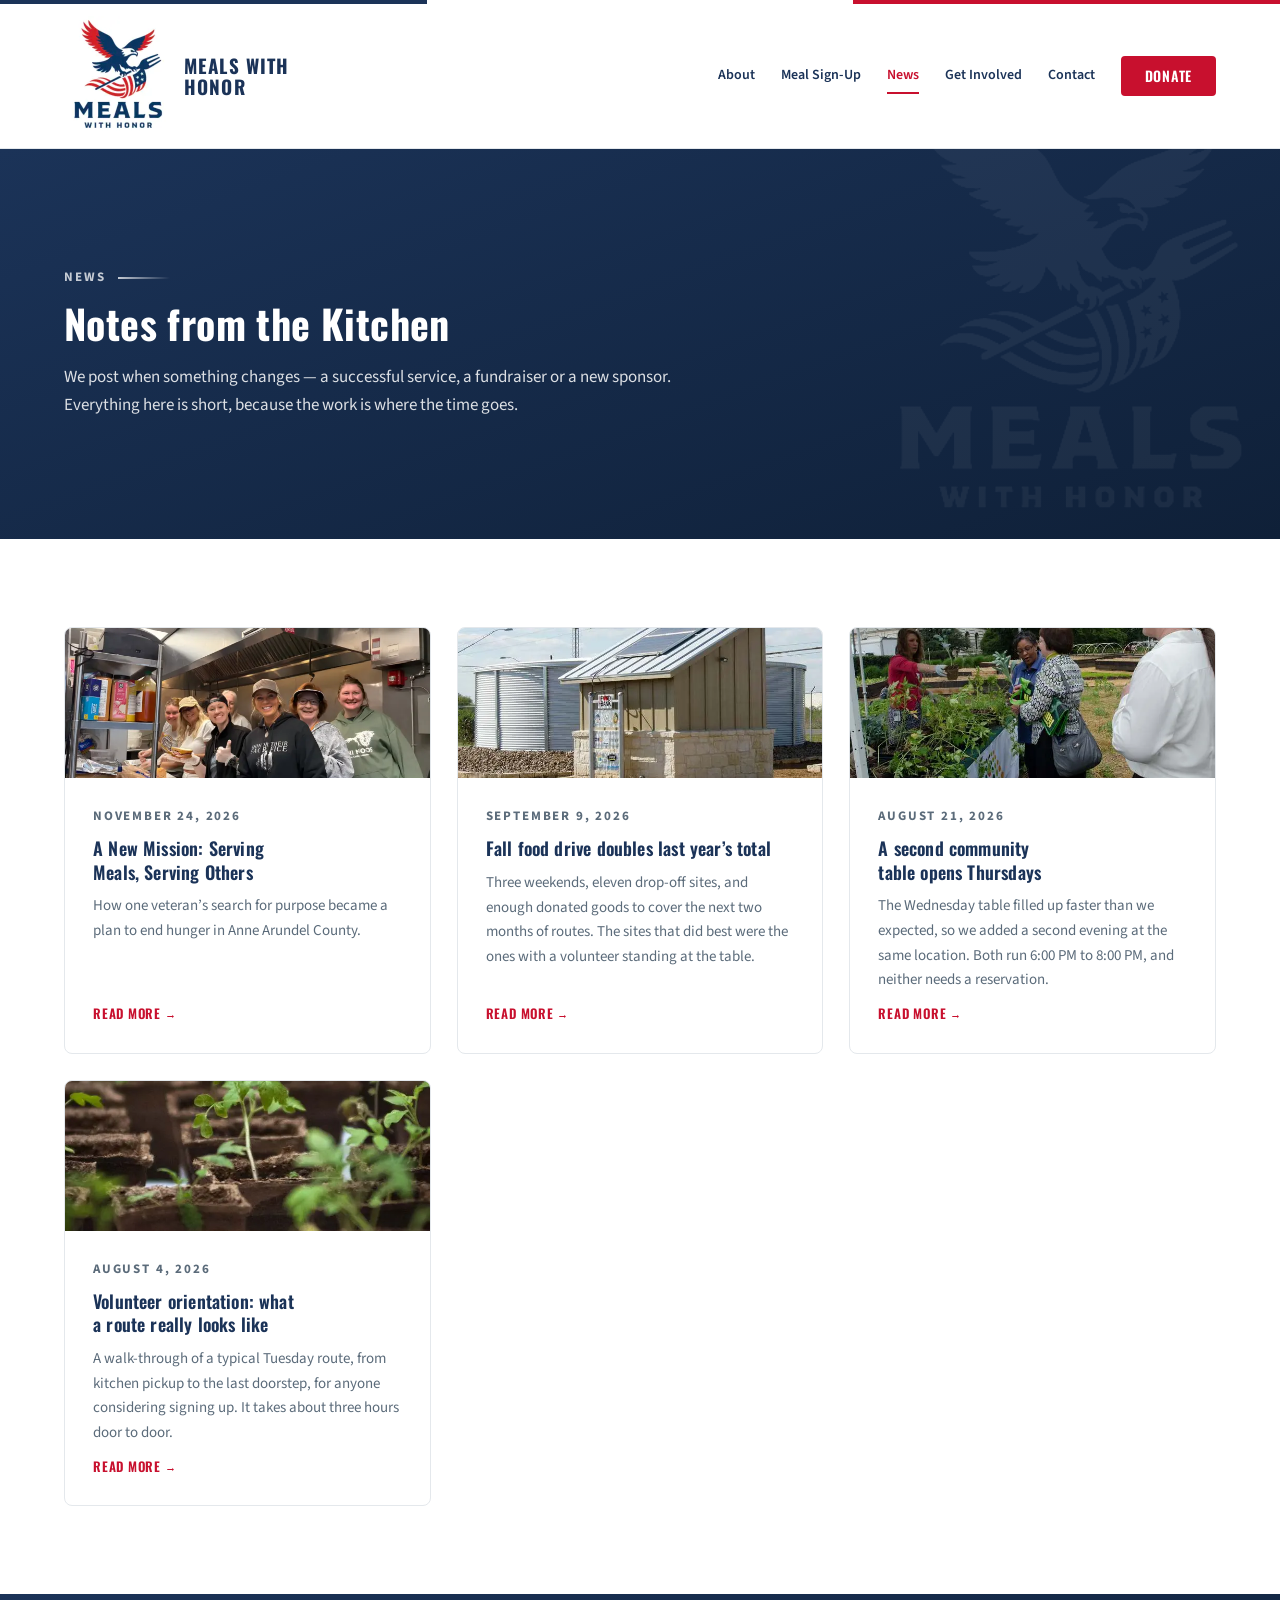
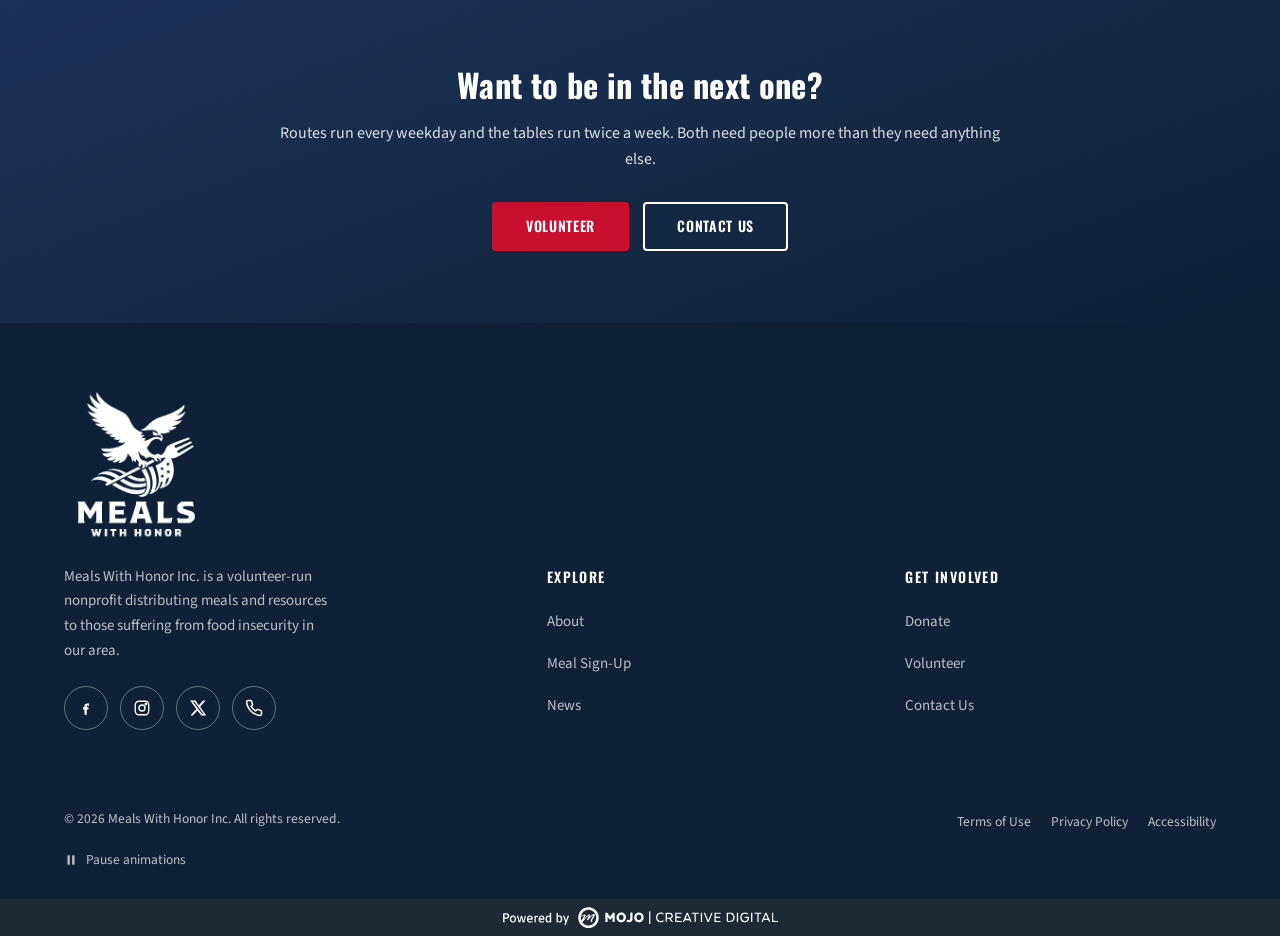
<file: news.html>
<!doctype html>
<html lang="en-US">
<head>
	<meta charset="UTF-8">
	<meta name="viewport" content="width=device-width, initial-scale=1, viewport-fit=cover">
	<meta name='robots' content='noindex, nofollow' />
<script>
(function (h) {
	if (h.getAttribute('data-motion') !== 'off') h.className += ' mwh-js';
	try { if (localStorage.getItem('mwh-motion-paused') === '1') h.setAttribute('data-motion-paused', ''); } catch (e) {}
})(document.documentElement);
</script>

	<title>News - Meals with Honor</title>
	<meta name="description" content="News from the Meals with Honor kitchen and routes: food drives, new community tables, and calls for volunteer drivers." />
	<meta property="og:locale" content="en_US" />
	<meta property="og:type" content="article" />
	<meta property="og:title" content="News - Meals with Honor" />
	<meta property="og:description" content="News from the Meals with Honor kitchen and routes: food drives, new community tables, and calls for volunteer drivers." />
	<meta property="og:site_name" content="Meals with Honor" />
	<meta name="twitter:card" content="summary_large_image" />
	<link rel="preload" href="fonts/oswald-var-latin.woff2" as="font" type="font/woff2" crossorigin>
<link rel="preload" href="fonts/source-sans-3-var-latin.woff2" as="font" type="font/woff2" crossorigin>
<meta name="theme-color" content="#1b3358">
<link rel="manifest" href="site.webmanifest">
<style id="wp-img-auto-sizes-contain-inline-css">
img:is([sizes=auto i],[sizes^="auto," i]){contain-intrinsic-size:3000px 1500px}
/*# sourceURL=wp-img-auto-sizes-contain-inline-css */
</style>
<style id="wp-block-library-inline-css">
:root{--wp-block-synced-color:#7a00df;--wp-block-synced-color--rgb:122,0,223;--wp-bound-block-color:var(--wp-block-synced-color);--wp-editor-canvas-background:#ddd;--wp-admin-theme-color:#007cba;--wp-admin-theme-color--rgb:0,124,186;--wp-admin-theme-color-darker-10:#006ba1;--wp-admin-theme-color-darker-10--rgb:0,107,160.5;--wp-admin-theme-color-darker-20:#005a87;--wp-admin-theme-color-darker-20--rgb:0,90,135;--wp-admin-border-width-focus:2px}@media (min-resolution:192dpi){:root{--wp-admin-border-width-focus:1.5px}}.wp-element-button{cursor:pointer}:root .has-very-light-gray-background-color{background-color:#eee}:root .has-very-dark-gray-background-color{background-color:#313131}:root .has-very-light-gray-color{color:#eee}:root .has-very-dark-gray-color{color:#313131}:root .has-vivid-green-cyan-to-vivid-cyan-blue-gradient-background{background:linear-gradient(135deg,#00d084,#0693e3)}:root .has-purple-crush-gradient-background{background:linear-gradient(135deg,#34e2e4,#4721fb 50%,#ab1dfe)}:root .has-hazy-dawn-gradient-background{background:linear-gradient(135deg,#faaca8,#dad0ec)}:root .has-subdued-olive-gradient-background{background:linear-gradient(135deg,#fafae1,#67a671)}:root .has-atomic-cream-gradient-background{background:linear-gradient(135deg,#fdd79a,#004a59)}:root .has-nightshade-gradient-background{background:linear-gradient(135deg,#330968,#31cdcf)}:root .has-midnight-gradient-background{background:linear-gradient(135deg,#020381,#2874fc)}:root{--wp--preset--font-size--normal:16px;--wp--preset--font-size--huge:42px}.has-regular-font-size{font-size:1em}.has-larger-font-size{font-size:2.625em}.has-normal-font-size{font-size:var(--wp--preset--font-size--normal)}.has-huge-font-size{font-size:var(--wp--preset--font-size--huge)}:root .has-text-align-center{text-align:center}:root .has-text-align-left{text-align:left}:root .has-text-align-right{text-align:right}.has-fit-text{white-space:nowrap!important}#end-resizable-editor-section{display:none}.aligncenter{clear:both}.items-justified-left{justify-content:flex-start}.items-justified-center{justify-content:center}.items-justified-right{justify-content:flex-end}.items-justified-space-between{justify-content:space-between}.screen-reader-text{word-wrap:normal!important;border:0;clip-path:inset(50%);height:1px;margin:-1px;overflow:hidden;padding:0;position:absolute;width:1px;word-break:normal!important}.screen-reader-text:focus{background-color:#ddd;clip-path:none;color:#444;display:block;font-size:1em;height:auto;left:5px;line-height:normal;padding:15px 23px 14px;text-decoration:none;top:5px;width:auto;z-index:100000}html :where(.has-border-color){border-style:solid}html :where([style^=border-color],[style*=";border-color"],[style*="; border-color"]){border-style:solid}html :where([style^=border-top-color],[style*=";border-top-color"],[style*="; border-top-color"]){border-top-style:solid}html :where([style^=border-right-color],[style*=";border-right-color"],[style*="; border-right-color"]){border-right-style:solid}html :where([style^=border-bottom-color],[style*=";border-bottom-color"],[style*="; border-bottom-color"]){border-bottom-style:solid}html :where([style^=border-left-color],[style*=";border-left-color"],[style*="; border-left-color"]){border-left-style:solid}html :where([style^=border-width],[style*=";border-width"],[style*="; border-width"]){border-style:solid}html :where([style^=border-top-width],[style*=";border-top-width"],[style*="; border-top-width"]){border-top-style:solid}html :where([style^=border-right-width],[style*=";border-right-width"],[style*="; border-right-width"]){border-right-style:solid}html :where([style^=border-bottom-width],[style*=";border-bottom-width"],[style*="; border-bottom-width"]){border-bottom-style:solid}html :where([style^=border-left-width],[style*=";border-left-width"],[style*="; border-left-width"]){border-left-style:solid}html :where(img[class*=wp-image-]){height:auto;max-width:100%}:where(figure){margin:0 0 1em}html :where(.is-position-sticky){--wp-admin--admin-bar--position-offset:var(--wp-admin--admin-bar--height,0px)}@media screen and (max-width:600px){html :where(.is-position-sticky){--wp-admin--admin-bar--position-offset:0px}}
/*# sourceURL=/wp-includes/css/dist/block-library/common.min.css */
</style>
<style id="classic-theme-styles-inline-css">
/*! This file is auto-generated */
.wp-block-button__link{color:#fff;background-color:#32373c;border-radius:9999px;box-shadow:none;text-decoration:none;padding:calc(.667em + 2px) calc(1.333em + 2px);font-size:1.125em}.wp-block-file__button{background:#32373c;color:#fff;text-decoration:none}
/*# sourceURL=/wp-includes/css/classic-themes.min.css */
</style>
<link rel='stylesheet' id='mwh-main-css' href='css/main.css' media='all' />
<style id="global-styles-inline-css">
:root{--wp--preset--aspect-ratio--square: 1;--wp--preset--aspect-ratio--4-3: 4/3;--wp--preset--aspect-ratio--3-4: 3/4;--wp--preset--aspect-ratio--3-2: 3/2;--wp--preset--aspect-ratio--2-3: 2/3;--wp--preset--aspect-ratio--16-9: 16/9;--wp--preset--aspect-ratio--9-16: 9/16;--wp--preset--color--black: #000000;--wp--preset--color--cyan-bluish-gray: #abb8c3;--wp--preset--color--white: #ffffff;--wp--preset--color--pale-pink: #f78da7;--wp--preset--color--vivid-red: #cf2e2e;--wp--preset--color--luminous-vivid-orange: #ff6900;--wp--preset--color--luminous-vivid-amber: #fcb900;--wp--preset--color--light-green-cyan: #7bdcb5;--wp--preset--color--vivid-green-cyan: #00d084;--wp--preset--color--pale-cyan-blue: #8ed1fc;--wp--preset--color--vivid-cyan-blue: #0693e3;--wp--preset--color--vivid-purple: #9b51e0;--wp--preset--color--mwh-navy: #1b3358;--wp--preset--color--mwh-navy-dark: #0f2038;--wp--preset--color--mwh-red: #c8102e;--wp--preset--color--mwh-ink: #1f2933;--wp--preset--color--mwh-muted: #5b6b7a;--wp--preset--color--mwh-cream: #fbfaf7;--wp--preset--color--mwh-white: #ffffff;--wp--preset--gradient--vivid-cyan-blue-to-vivid-purple: linear-gradient(135deg,rgb(6,147,227) 0%,rgb(155,81,224) 100%);--wp--preset--gradient--light-green-cyan-to-vivid-green-cyan: linear-gradient(135deg,rgb(122,220,180) 0%,rgb(0,208,130) 100%);--wp--preset--gradient--luminous-vivid-amber-to-luminous-vivid-orange: linear-gradient(135deg,rgb(252,185,0) 0%,rgb(255,105,0) 100%);--wp--preset--gradient--luminous-vivid-orange-to-vivid-red: linear-gradient(135deg,rgb(255,105,0) 0%,rgb(207,46,46) 100%);--wp--preset--gradient--very-light-gray-to-cyan-bluish-gray: linear-gradient(135deg,rgb(238,238,238) 0%,rgb(169,184,195) 100%);--wp--preset--gradient--cool-to-warm-spectrum: linear-gradient(135deg,rgb(74,234,220) 0%,rgb(151,120,209) 20%,rgb(207,42,186) 40%,rgb(238,44,130) 60%,rgb(251,105,98) 80%,rgb(254,248,76) 100%);--wp--preset--gradient--blush-light-purple: linear-gradient(135deg,rgb(255,206,236) 0%,rgb(152,150,240) 100%);--wp--preset--gradient--blush-bordeaux: linear-gradient(135deg,rgb(254,205,165) 0%,rgb(254,45,45) 50%,rgb(107,0,62) 100%);--wp--preset--gradient--luminous-dusk: linear-gradient(135deg,rgb(255,203,112) 0%,rgb(199,81,192) 50%,rgb(65,88,208) 100%);--wp--preset--gradient--pale-ocean: linear-gradient(135deg,rgb(255,245,203) 0%,rgb(182,227,212) 50%,rgb(51,167,181) 100%);--wp--preset--gradient--electric-grass: linear-gradient(135deg,rgb(202,248,128) 0%,rgb(113,206,126) 100%);--wp--preset--gradient--midnight: linear-gradient(135deg,rgb(2,3,129) 0%,rgb(40,116,252) 100%);--wp--preset--font-size--small: 14px;--wp--preset--font-size--medium: 20px;--wp--preset--font-size--large: 21px;--wp--preset--font-size--x-large: 42px;--wp--preset--font-size--normal: 16px;--wp--preset--font-size--huge: 34px;--wp--preset--spacing--20: 0.44rem;--wp--preset--spacing--30: 0.67rem;--wp--preset--spacing--40: 1rem;--wp--preset--spacing--50: 1.5rem;--wp--preset--spacing--60: 2.25rem;--wp--preset--spacing--70: 3.38rem;--wp--preset--spacing--80: 5.06rem;--wp--preset--shadow--natural: 6px 6px 9px rgba(0, 0, 0, 0.2);--wp--preset--shadow--deep: 12px 12px 50px rgba(0, 0, 0, 0.4);--wp--preset--shadow--sharp: 6px 6px 0px rgba(0, 0, 0, 0.2);--wp--preset--shadow--outlined: 6px 6px 0px -3px rgb(255, 255, 255), 6px 6px rgb(0, 0, 0);--wp--preset--shadow--crisp: 6px 6px 0px rgb(0, 0, 0);}.wp-block-button{--wp--preset--dimension--25: 25%;--wp--preset--dimension--50: 50%;--wp--preset--dimension--75: 75%;--wp--preset--dimension--100: 100%;}:where(body) { margin: 0; }:where(.is-layout-flex){gap: 0.5em;}:where(.is-layout-grid){gap: 0.5em;}body .is-layout-flex{display: flex;}.is-layout-flex{flex-wrap: wrap;align-items: center;}.is-layout-flex > :is(*, div){margin: 0;}body .is-layout-grid{display: grid;}.is-layout-grid > :is(*, div){margin: 0;}body{padding-top: 0px;padding-right: 0px;padding-bottom: 0px;padding-left: 0px;}:root :where(.wp-element-button, .wp-block-button__link){background-color: #32373c;border-width: 0;color: #fff;font-family: inherit;font-size: inherit;font-style: inherit;font-weight: inherit;letter-spacing: inherit;line-height: inherit;padding-top: calc(0.667em + 2px);padding-right: calc(1.333em + 2px);padding-bottom: calc(0.667em + 2px);padding-left: calc(1.333em + 2px);text-decoration: none;text-transform: inherit;}.has-black-color{color: var(--wp--preset--color--black) !important;}.has-cyan-bluish-gray-color{color: var(--wp--preset--color--cyan-bluish-gray) !important;}.has-white-color{color: var(--wp--preset--color--white) !important;}.has-pale-pink-color{color: var(--wp--preset--color--pale-pink) !important;}.has-vivid-red-color{color: var(--wp--preset--color--vivid-red) !important;}.has-luminous-vivid-orange-color{color: var(--wp--preset--color--luminous-vivid-orange) !important;}.has-luminous-vivid-amber-color{color: var(--wp--preset--color--luminous-vivid-amber) !important;}.has-light-green-cyan-color{color: var(--wp--preset--color--light-green-cyan) !important;}.has-vivid-green-cyan-color{color: var(--wp--preset--color--vivid-green-cyan) !important;}.has-pale-cyan-blue-color{color: var(--wp--preset--color--pale-cyan-blue) !important;}.has-vivid-cyan-blue-color{color: var(--wp--preset--color--vivid-cyan-blue) !important;}.has-vivid-purple-color{color: var(--wp--preset--color--vivid-purple) !important;}.has-mwh-navy-color{color: var(--wp--preset--color--mwh-navy) !important;}.has-mwh-navy-dark-color{color: var(--wp--preset--color--mwh-navy-dark) !important;}.has-mwh-red-color{color: var(--wp--preset--color--mwh-red) !important;}.has-mwh-ink-color{color: var(--wp--preset--color--mwh-ink) !important;}.has-mwh-muted-color{color: var(--wp--preset--color--mwh-muted) !important;}.has-mwh-cream-color{color: var(--wp--preset--color--mwh-cream) !important;}.has-mwh-white-color{color: var(--wp--preset--color--mwh-white) !important;}.has-black-background-color{background-color: var(--wp--preset--color--black) !important;}.has-cyan-bluish-gray-background-color{background-color: var(--wp--preset--color--cyan-bluish-gray) !important;}.has-white-background-color{background-color: var(--wp--preset--color--white) !important;}.has-pale-pink-background-color{background-color: var(--wp--preset--color--pale-pink) !important;}.has-vivid-red-background-color{background-color: var(--wp--preset--color--vivid-red) !important;}.has-luminous-vivid-orange-background-color{background-color: var(--wp--preset--color--luminous-vivid-orange) !important;}.has-luminous-vivid-amber-background-color{background-color: var(--wp--preset--color--luminous-vivid-amber) !important;}.has-light-green-cyan-background-color{background-color: var(--wp--preset--color--light-green-cyan) !important;}.has-vivid-green-cyan-background-color{background-color: var(--wp--preset--color--vivid-green-cyan) !important;}.has-pale-cyan-blue-background-color{background-color: var(--wp--preset--color--pale-cyan-blue) !important;}.has-vivid-cyan-blue-background-color{background-color: var(--wp--preset--color--vivid-cyan-blue) !important;}.has-vivid-purple-background-color{background-color: var(--wp--preset--color--vivid-purple) !important;}.has-mwh-navy-background-color{background-color: var(--wp--preset--color--mwh-navy) !important;}.has-mwh-navy-dark-background-color{background-color: var(--wp--preset--color--mwh-navy-dark) !important;}.has-mwh-red-background-color{background-color: var(--wp--preset--color--mwh-red) !important;}.has-mwh-ink-background-color{background-color: var(--wp--preset--color--mwh-ink) !important;}.has-mwh-muted-background-color{background-color: var(--wp--preset--color--mwh-muted) !important;}.has-mwh-cream-background-color{background-color: var(--wp--preset--color--mwh-cream) !important;}.has-mwh-white-background-color{background-color: var(--wp--preset--color--mwh-white) !important;}.has-black-border-color{border-color: var(--wp--preset--color--black) !important;}.has-cyan-bluish-gray-border-color{border-color: var(--wp--preset--color--cyan-bluish-gray) !important;}.has-white-border-color{border-color: var(--wp--preset--color--white) !important;}.has-pale-pink-border-color{border-color: var(--wp--preset--color--pale-pink) !important;}.has-vivid-red-border-color{border-color: var(--wp--preset--color--vivid-red) !important;}.has-luminous-vivid-orange-border-color{border-color: var(--wp--preset--color--luminous-vivid-orange) !important;}.has-luminous-vivid-amber-border-color{border-color: var(--wp--preset--color--luminous-vivid-amber) !important;}.has-light-green-cyan-border-color{border-color: var(--wp--preset--color--light-green-cyan) !important;}.has-vivid-green-cyan-border-color{border-color: var(--wp--preset--color--vivid-green-cyan) !important;}.has-pale-cyan-blue-border-color{border-color: var(--wp--preset--color--pale-cyan-blue) !important;}.has-vivid-cyan-blue-border-color{border-color: var(--wp--preset--color--vivid-cyan-blue) !important;}.has-vivid-purple-border-color{border-color: var(--wp--preset--color--vivid-purple) !important;}.has-mwh-navy-border-color{border-color: var(--wp--preset--color--mwh-navy) !important;}.has-mwh-navy-dark-border-color{border-color: var(--wp--preset--color--mwh-navy-dark) !important;}.has-mwh-red-border-color{border-color: var(--wp--preset--color--mwh-red) !important;}.has-mwh-ink-border-color{border-color: var(--wp--preset--color--mwh-ink) !important;}.has-mwh-muted-border-color{border-color: var(--wp--preset--color--mwh-muted) !important;}.has-mwh-cream-border-color{border-color: var(--wp--preset--color--mwh-cream) !important;}.has-mwh-white-border-color{border-color: var(--wp--preset--color--mwh-white) !important;}.has-vivid-cyan-blue-to-vivid-purple-gradient-background{background: var(--wp--preset--gradient--vivid-cyan-blue-to-vivid-purple) !important;}.has-light-green-cyan-to-vivid-green-cyan-gradient-background{background: var(--wp--preset--gradient--light-green-cyan-to-vivid-green-cyan) !important;}.has-luminous-vivid-amber-to-luminous-vivid-orange-gradient-background{background: var(--wp--preset--gradient--luminous-vivid-amber-to-luminous-vivid-orange) !important;}.has-luminous-vivid-orange-to-vivid-red-gradient-background{background: var(--wp--preset--gradient--luminous-vivid-orange-to-vivid-red) !important;}.has-very-light-gray-to-cyan-bluish-gray-gradient-background{background: var(--wp--preset--gradient--very-light-gray-to-cyan-bluish-gray) !important;}.has-cool-to-warm-spectrum-gradient-background{background: var(--wp--preset--gradient--cool-to-warm-spectrum) !important;}.has-blush-light-purple-gradient-background{background: var(--wp--preset--gradient--blush-light-purple) !important;}.has-blush-bordeaux-gradient-background{background: var(--wp--preset--gradient--blush-bordeaux) !important;}.has-luminous-dusk-gradient-background{background: var(--wp--preset--gradient--luminous-dusk) !important;}.has-pale-ocean-gradient-background{background: var(--wp--preset--gradient--pale-ocean) !important;}.has-electric-grass-gradient-background{background: var(--wp--preset--gradient--electric-grass) !important;}.has-midnight-gradient-background{background: var(--wp--preset--gradient--midnight) !important;}.has-small-font-size{font-size: var(--wp--preset--font-size--small) !important;}.has-medium-font-size{font-size: var(--wp--preset--font-size--medium) !important;}.has-large-font-size{font-size: var(--wp--preset--font-size--large) !important;}.has-x-large-font-size{font-size: var(--wp--preset--font-size--x-large) !important;}.has-normal-font-size{font-size: var(--wp--preset--font-size--normal) !important;}.has-huge-font-size{font-size: var(--wp--preset--font-size--huge) !important;}
/*# sourceURL=global-styles-inline-css */
</style>
<link rel="icon" href="images/favicon-512-32x32.png" sizes="32x32" />
<link rel="icon" href="images/favicon-512-192x192.png" sizes="192x192" />
<link rel="apple-touch-icon" href="images/favicon-512-180x180.png" />
</head>

<body class="blog wp-custom-logo wp-embed-responsive wp-theme-meals-with-honor elementor-default elementor-kit-15">

<a class="mwh-skip" href="#main">Skip to content</a>

<header class="mwh-header">
	<div class="mwh-header__inner">
			<a class="mwh-brand" href="index.html">
		<img width="216" height="240" src="images/logo-216x240-png.webp" class="mwh-brand__mark" alt="" fetchpriority="auto" sizes="108px" decoding="async" srcset="images/logo-216x240-png.webp 216w, images/logo-270x300-png.webp 270w, images/logo-png.webp 304w" />		<span class="mwh-brand__word">Meals with<br>Honor</span>
	</a>
	
								<button class="mwh-navtoggle" id="navToggle" type="button"
					aria-expanded="false" aria-controls="primaryNav"
					aria-label="Open menu">
				<span class="mwh-navtoggle__bars"><svg aria-hidden="true" focusable="false" xmlns="http://www.w3.org/2000/svg" width="24" height="24" viewbox="0 0 24 24" fill="none" stroke="currentColor" stroke-width="2" stroke-linecap="round" stroke-linejoin="round"><path d="M3 6h18M3 12h18M3 18h18" /></svg></span>
				<span class="mwh-navtoggle__x"><svg aria-hidden="true" focusable="false" xmlns="http://www.w3.org/2000/svg" width="24" height="24" viewbox="0 0 24 24" fill="none" stroke="currentColor" stroke-width="2" stroke-linecap="round" stroke-linejoin="round"><path d="M18 6L6 18M6 6l12 12" /></svg></span>
			</button>

			<nav class="mwh-nav" id="primaryNav" aria-label="Primary">
				<a href="about.html">About</a><a href="programs.html">Meal Sign-Up</a><a href="news.html" aria-current="page">News</a><a href="get-involved.html">Get Involved</a><a href="contact.html">Contact</a><a href="get-involved.html#donate" class="mwh-btn mwh-btn-red mwh-btn--sm">Donate</a>			</nav>
			</div>
</header>

<div class="mwh-navscrim" data-open="false"></div>

<main id="main">
	<section class="mwh-pagehero">
		<div class="mwh-pagehero__inner">
							<p class="mwh-kicker">News</p>
			
							<h1>Notes from the Kitchen</h1>
			
							<p class="mwh-pagehero__copy">We post when something changes — a successful service, a fundraiser or a new sponsor. Everything here is short, because the work is where the time goes.</p>
					</div>
	</section>
	
<section class="mwh-section">
	<div class="mwh-wrap">
					<div class="mwh-grid-3">
		<article class="mwh-card mwh-card--news mwh-card--media post-43 post type-post status-publish format-standard has-post-thumbnail hentry category-news-updates">
		<img width="700" height="525" src="images/volunteer-team-group-photo-2-700x525-jpg.webp" class="attachment-mwh-card size-mwh-card wp-post-image" alt="Seven Meals With Honor volunteers smiling together behind the kitchen counter, one giving a thumbs-up" loading="lazy" decoding="async" srcset="images/volunteer-team-group-photo-2-700x525-jpg.webp 700w, images/volunteer-team-group-photo-2-300x225-jpg.webp 300w, images/volunteer-team-group-photo-2-320x240-jpg.webp 320w" sizes="auto, (max-width: 700px) 100vw, 700px" />		<div class="mwh-card__body">
							<span class="mwh-meta">November 24, 2026</span>
			
			<h2 class="mwh-card-heading">
				<a href="a-new-mission-serving-meals-serving-others.html">A New Mission: Serving Meals, Serving Others</a>
			</h2>

						<p class="mwh-copy">How one veteran&#8217;s search for purpose became a plan to end hunger in Anne Arundel County.</p>

			<span class="mwh-readmore" aria-hidden="true">
				Read more				<span class="mwh-readmore__arrow">&rarr;</span>
			</span>
		</div>
	</article>
		<article class="mwh-card mwh-card--news mwh-card--media post-40 post type-post status-publish format-standard has-post-thumbnail hentry category-news-updates">
		<img width="700" height="463" src="images/news-01-jpg.webp" class="attachment-mwh-card size-mwh-card wp-post-image" alt="A small solar-roofed food bank building beside two steel water tanks, with a signboard out front" loading="lazy" decoding="async" srcset="images/news-01-jpg.webp 700w, images/news-01-300x198-jpg.webp 300w, images/news-01-363x240-jpg.webp 363w" sizes="auto, (max-width: 700px) 100vw, 700px" />		<div class="mwh-card__body">
							<span class="mwh-meta">September 9, 2026</span>
			
			<h2 class="mwh-card-heading">
				<a href="fall-food-drive-doubles-last-years-total.html">Fall food drive doubles last year&#8217;s total</a>
			</h2>

						<p class="mwh-copy">Three weekends, eleven drop-off sites, and enough donated goods to cover the next two months of routes. The sites that did best were the ones with a volunteer standing at the table.</p>

			<span class="mwh-readmore" aria-hidden="true">
				Read more				<span class="mwh-readmore__arrow">&rarr;</span>
			</span>
		</div>
	</article>
		<article class="mwh-card mwh-card--news mwh-card--media post-41 post type-post status-publish format-standard has-post-thumbnail hentry category-news-updates">
		<img width="700" height="334" src="images/news-02-jpg.webp" class="attachment-mwh-card size-mwh-card wp-post-image" alt="Women talking beside a table of potted seedlings at an outdoor garden stand" loading="lazy" decoding="async" srcset="images/news-02-jpg.webp 700w, images/news-02-300x143-jpg.webp 300w, images/news-02-503x240-jpg.webp 503w" sizes="auto, (max-width: 700px) 100vw, 700px" />		<div class="mwh-card__body">
							<span class="mwh-meta">August 21, 2026</span>
			
			<h2 class="mwh-card-heading">
				<a href="a-second-community-table-opens-thursdays.html">A second community table opens Thursdays</a>
			</h2>

						<p class="mwh-copy">The Wednesday table filled up faster than we expected, so we added a second evening at the same location. Both run 6:00 PM to 8:00 PM, and neither needs a reservation.</p>

			<span class="mwh-readmore" aria-hidden="true">
				Read more				<span class="mwh-readmore__arrow">&rarr;</span>
			</span>
		</div>
	</article>
		<article class="mwh-card mwh-card--news mwh-card--media post-42 post type-post status-publish format-standard has-post-thumbnail hentry category-news-updates">
		<img width="700" height="499" src="images/news-03-jpg.webp" class="attachment-mwh-card size-mwh-card wp-post-image" alt="Tomato seedlings growing in small peat pots" loading="lazy" decoding="async" srcset="images/news-03-jpg.webp 700w, images/news-03-300x214-jpg.webp 300w, images/news-03-337x240-jpg.webp 337w" sizes="auto, (max-width: 700px) 100vw, 700px" />		<div class="mwh-card__body">
							<span class="mwh-meta">August 4, 2026</span>
			
			<h2 class="mwh-card-heading">
				<a href="volunteer-orientation-what-a-route-really-looks-like.html">Volunteer orientation: what a route really looks like</a>
			</h2>

						<p class="mwh-copy">A walk-through of a typical Tuesday route, from kitchen pickup to the last doorstep, for anyone considering signing up. It takes about three hours door to door.</p>

			<span class="mwh-readmore" aria-hidden="true">
				Read more				<span class="mwh-readmore__arrow">&rarr;</span>
			</span>
		</div>
	</article>
	</div>

			</div>
</section>

	<section class="mwh-cta">
		<div class="mwh-cta__inner">
			<h2>Want to be in the next one?</h2>

							<p>Routes run every weekday and the tables run twice a week. Both need people more than they need anything else.</p>
			
										<div class="mwh-btn-row">
											<a class="mwh-btn mwh-btn-red" href="get-involved.html#volunteer">Volunteer</a>
																<a class="mwh-btn mwh-btn-outline-white" href="contact.html">Contact Us</a>
									</div>
					</div>
	</section>
	</main>

<footer class="mwh-footer">
	<h2 class="mwh-sr">Site footer</h2>

	<div class="mwh-footer__inner">
		<div>
											<img class="mwh-footer__logo" src="images/logo/logo-white.png" width="304" height="338" alt="" loading="lazy" decoding="async">
			
							<p class="mwh-footer__blurb">Meals With Honor Inc. is a volunteer-run nonprofit distributing meals and resources to those suffering from food insecurity in our area.</p>
			
							<div class="mwh-social">
												<a aria-hidden="true"><svg aria-hidden="true" focusable="false" xmlns="http://www.w3.org/2000/svg" width="24" height="24" viewbox="0 0 24 24" fill="currentColor"><path d="M13.5 9H16V6h-2.5C11 6 10 7.2 10 9.2V11H8v3h2v7h3v-7h2.2l.3-3H13v-1.3c0-.7.3-1.7 1.5-1.7Z" />
</svg></a>
														<a href="https://www.instagram.com/mealswithhonor/" target="_blank" rel="noopener" aria-label="Instagram (opens in a new tab)"><svg aria-hidden="true" focusable="false" xmlns="http://www.w3.org/2000/svg" width="24" height="24" viewbox="0 0 24 24" fill="none" stroke="currentColor" stroke-width="1.8"><rect x="3" y="3" width="18" height="18" rx="5" />
  <circle cx="12" cy="12" r="4" />
  <circle cx="17.2" cy="6.8" r="1" />
</svg></a>
														<a href="https://x.com/mealswithhonor" target="_blank" rel="noopener" aria-label="X (opens in a new tab)"><svg aria-hidden="true" focusable="false" xmlns="http://www.w3.org/2000/svg" width="24" height="24" viewbox="0 0 24 24" fill="currentColor"><path d="M18.9 2H22l-7.2 8.2L23 22h-6.6l-5.2-6.8L5 22H2l7.7-8.8L1.6 2h6.8l4.7 6.2Zm-1.2 18h1.8L7.4 4H5.5Z" />
</svg></a>
													<a href="tel:4107937396" aria-label="Call (410) 793-7396"><svg aria-hidden="true" focusable="false" xmlns="http://www.w3.org/2000/svg" width="24" height="24" viewbox="0 0 24 24" fill="none" stroke="currentColor" stroke-width="2" stroke-linecap="round" stroke-linejoin="round"><path d="M22 16.92v3a2 2 0 0 1-2.18 2 19.79 19.79 0 0 1-8.63-3.07 19.5 19.5 0 0 1-6-6 19.79 19.79 0 0 1-3.07-8.67A2 2 0 0 1 4.11 2h3a2 2 0 0 1 2 1.72 12.84 12.84 0 0 0 .7 2.81 2 2 0 0 1-.45 2.11L8.09 9.91a16 16 0 0 0 6 6l1.27-1.27a2 2 0 0 1 2.11-.45 12.84 12.84 0 0 0 2.81.7A2 2 0 0 1 22 16.92z" /></svg></a>
									</div>
					</div>

					<div class="mwh-footer__col">
				<h3>Explore</h3>
				<nav class="mwh-footer__links" aria-label="Explore">
					<a href="about.html">About</a><a href="programs.html">Meal Sign-Up</a><a href="news.html" aria-current="page">News</a>				</nav>
			</div>
		
					<div class="mwh-footer__col">
				<h3>Get Involved</h3>
				<nav class="mwh-footer__links" aria-label="Get Involved">
					<a href="get-involved.html#donate">Donate</a><a href="get-involved.html#volunteer">Volunteer</a><a href="contact.html">Contact Us</a>				</nav>
			</div>
			</div>

	<div class="mwh-colophon">
		<span>
			&copy; 2026 Meals With Honor Inc. All rights reserved.		</span>

								<nav class="mwh-colophon__links" aria-label="Legal">
				<a href="terms-of-use.html">Terms of Use</a><a href="privacy-policy.html">Privacy Policy</a><a href="accessibility.html">Accessibility</a>			</nav>
			</div>

		<div class="mwh-motion-row">
			<button type="button" class="mwh-motion-btn" data-motion-toggle hidden>
		<span class="mwh-motion-btn__pause"><svg aria-hidden="true" focusable="false" xmlns="http://www.w3.org/2000/svg" viewBox="0 0 24 24" fill="currentColor"><rect x="6" y="4" width="4" height="16" rx="1"/><rect x="14" y="4" width="4" height="16" rx="1"/></svg></span>
		<span class="mwh-motion-btn__play"><svg aria-hidden="true" focusable="false" xmlns="http://www.w3.org/2000/svg" viewBox="0 0 24 24" fill="currentColor"><path d="M7 4.5v15a1 1 0 0 0 1.5.86l12.5-7.5a1 1 0 0 0 0-1.72L8.5 3.64A1 1 0 0 0 7 4.5Z"/></svg></span>
		<span class="mwh-motion-btn__label">Pause animations</span>
	</button>
		</div>

	<p class="mwh-credit">
		<a href="https://mojo.biz" target="_blank" rel="noopener">
			<img src="images/logo/powered-by-mojo.svg" width="630" height="48" alt="Powered by MOJO Creative Digital" loading="lazy" decoding="async">
			<span class="mwh-sr">(opens in a new tab)</span>
		</a>
	</p>
</footer>

<button class="mwh-totop" id="toTop" type="button" aria-label="Back to top">
	<svg aria-hidden="true" focusable="false" xmlns="http://www.w3.org/2000/svg" width="24" height="24" viewbox="0 0 24 24" fill="none" stroke="currentColor" stroke-width="2" stroke-linecap="round" stroke-linejoin="round"><path d="M12 19V5M5 12l7-7 7 7" /></svg></button>

<script id="mwh-main-js-extra">
var mwhL10n = {"openMenu":"Open menu","closeMenu":"Close menu","viewLarger":"%1$s \u2014 view larger","viewer":"Gallery image viewer","prev":"Previous image","next":"Next image","close":"Close viewer","imageOf":"Image %1$s of %2$s.","photoOf":"Photo %1$s of %2$s","pauseMotion":"Pause animations","playMotion":"Play animations"};
//# sourceURL=mwh-main-js-extra
</script>
<script id="mwh-main-js" src="js/main.min.js"></script>
</body>
</html>
</file>
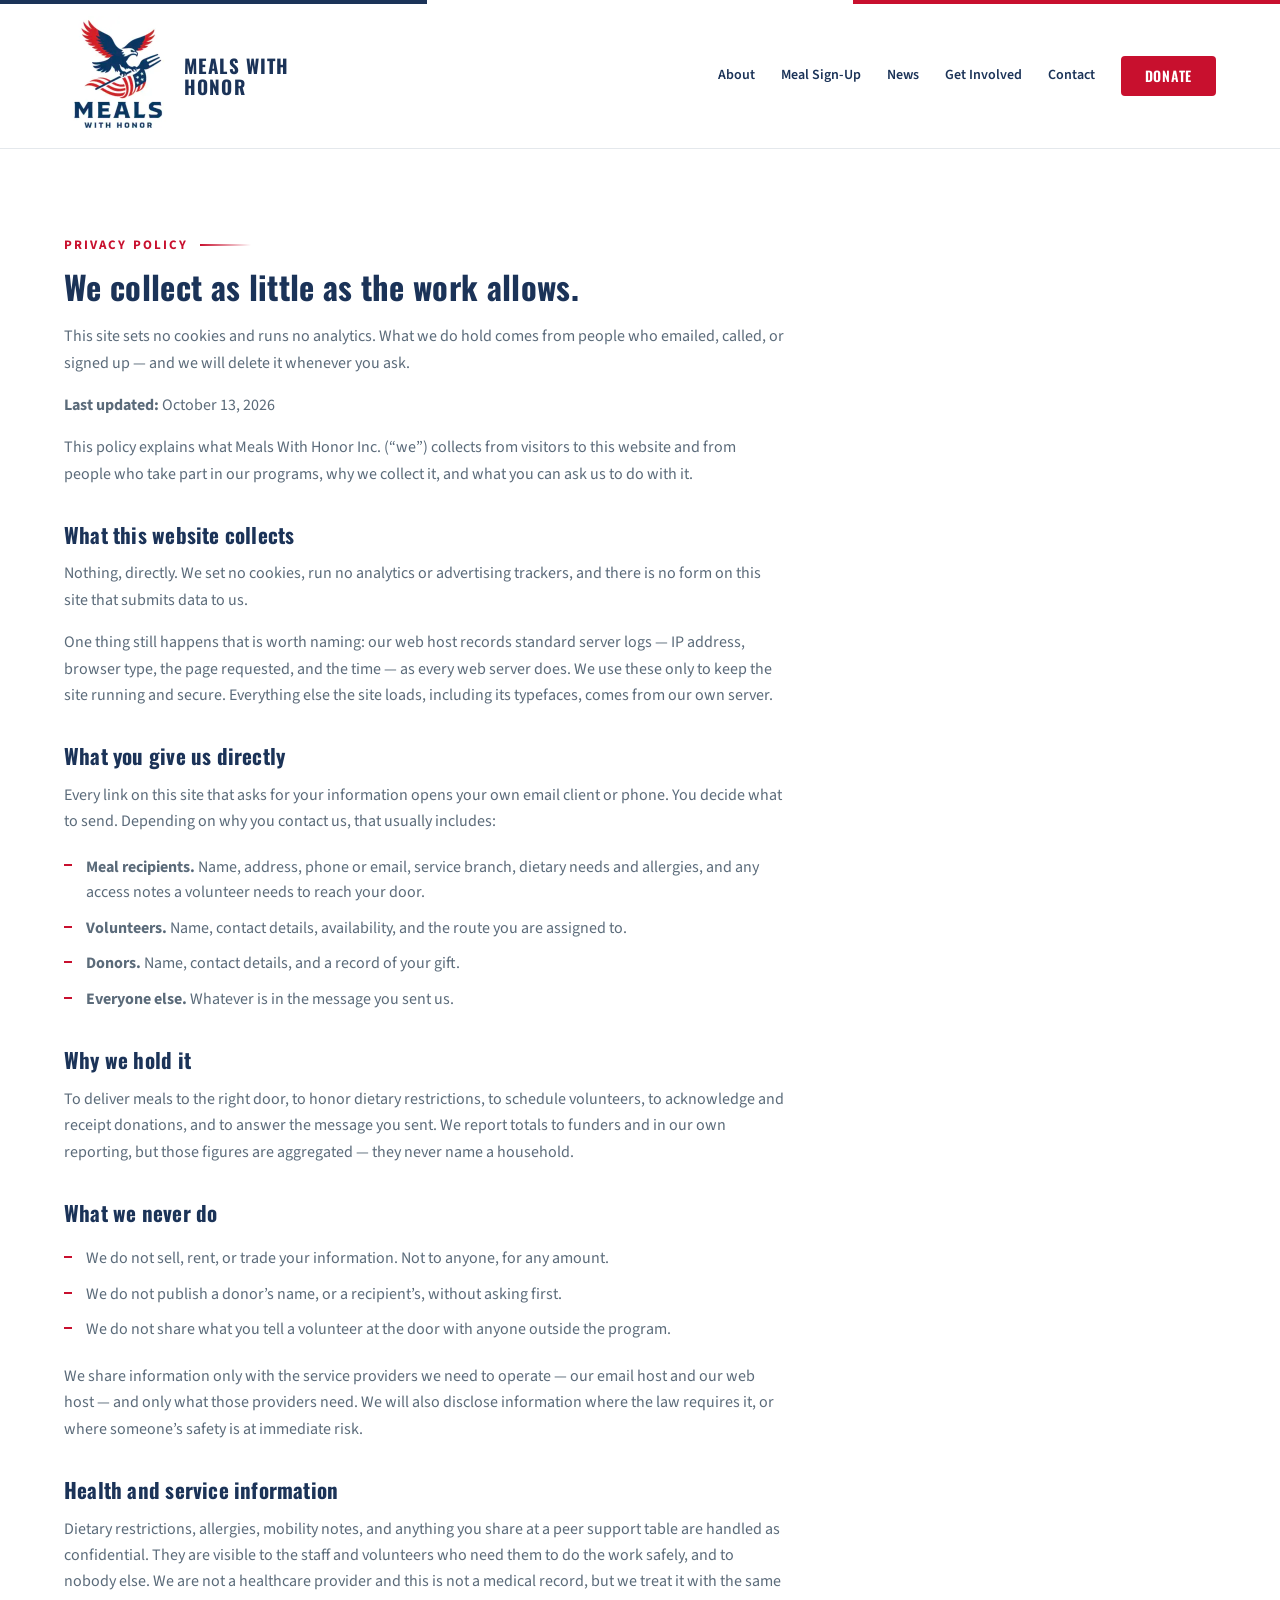
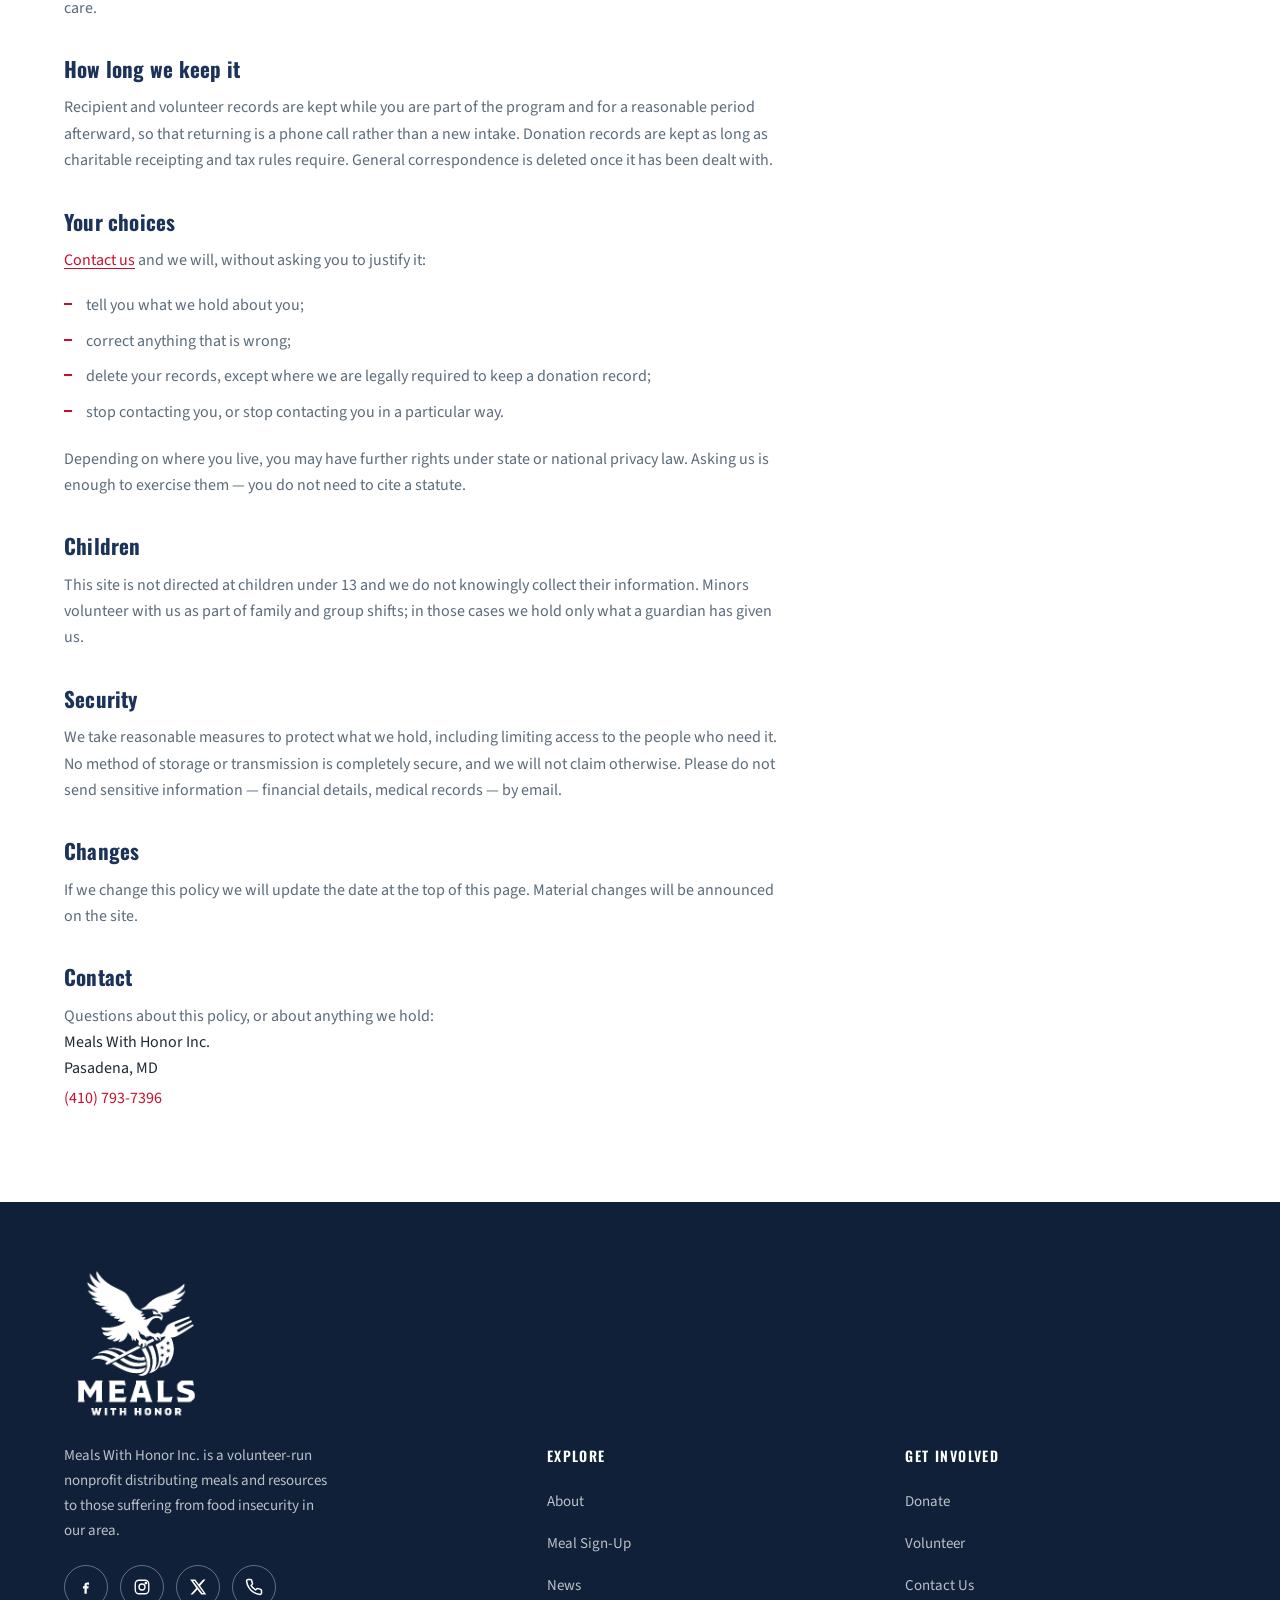
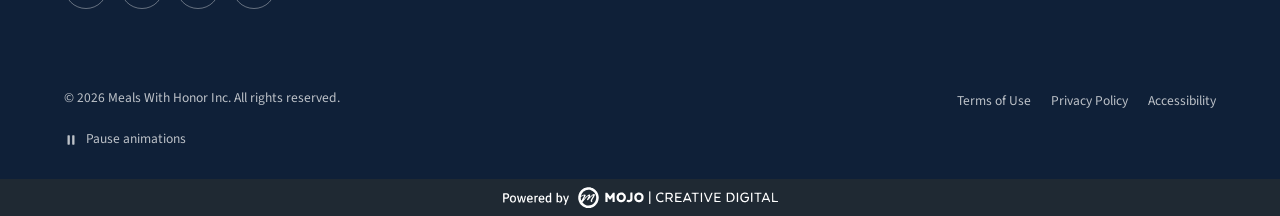
<file: privacy-policy.html>
<!doctype html>
<html lang="en-US">
<head>
	<meta charset="UTF-8">
	<meta name="viewport" content="width=device-width, initial-scale=1, viewport-fit=cover">
	<meta name='robots' content='noindex, nofollow' />
<script>
(function (h) {
	if (h.getAttribute('data-motion') !== 'off') h.className += ' mwh-js';
	try { if (localStorage.getItem('mwh-motion-paused') === '1') h.setAttribute('data-motion-paused', ''); } catch (e) {}
})(document.documentElement);
</script>

	<title>Privacy Policy - Meals with Honor</title>
	<meta name="description" content="This site sets no cookies and runs no analytics. What Meals with Honor holds, why, and how to have it deleted." />
	<meta property="og:locale" content="en_US" />
	<meta property="og:type" content="article" />
	<meta property="og:title" content="Privacy Policy - Meals with Honor" />
	<meta property="og:description" content="This site sets no cookies and runs no analytics. What Meals with Honor holds, why, and how to have it deleted." />
	<meta property="og:site_name" content="Meals with Honor" />
	<meta name="twitter:card" content="summary_large_image" />
	<meta name="twitter:label1" content="Est. reading time" />
	<meta name="twitter:data1" content="4 minutes" />
	<link rel="preload" href="fonts/oswald-var-latin.woff2" as="font" type="font/woff2" crossorigin>
<link rel="preload" href="fonts/source-sans-3-var-latin.woff2" as="font" type="font/woff2" crossorigin>
<meta name="theme-color" content="#1b3358">
<link rel="manifest" href="site.webmanifest">
<style id="wp-img-auto-sizes-contain-inline-css">
img:is([sizes=auto i],[sizes^="auto," i]){contain-intrinsic-size:3000px 1500px}
/*# sourceURL=wp-img-auto-sizes-contain-inline-css */
</style>
<style id="wp-block-library-inline-css">
:root{--wp-block-synced-color:#7a00df;--wp-block-synced-color--rgb:122,0,223;--wp-bound-block-color:var(--wp-block-synced-color);--wp-editor-canvas-background:#ddd;--wp-admin-theme-color:#007cba;--wp-admin-theme-color--rgb:0,124,186;--wp-admin-theme-color-darker-10:#006ba1;--wp-admin-theme-color-darker-10--rgb:0,107,160.5;--wp-admin-theme-color-darker-20:#005a87;--wp-admin-theme-color-darker-20--rgb:0,90,135;--wp-admin-border-width-focus:2px}@media (min-resolution:192dpi){:root{--wp-admin-border-width-focus:1.5px}}.wp-element-button{cursor:pointer}:root .has-very-light-gray-background-color{background-color:#eee}:root .has-very-dark-gray-background-color{background-color:#313131}:root .has-very-light-gray-color{color:#eee}:root .has-very-dark-gray-color{color:#313131}:root .has-vivid-green-cyan-to-vivid-cyan-blue-gradient-background{background:linear-gradient(135deg,#00d084,#0693e3)}:root .has-purple-crush-gradient-background{background:linear-gradient(135deg,#34e2e4,#4721fb 50%,#ab1dfe)}:root .has-hazy-dawn-gradient-background{background:linear-gradient(135deg,#faaca8,#dad0ec)}:root .has-subdued-olive-gradient-background{background:linear-gradient(135deg,#fafae1,#67a671)}:root .has-atomic-cream-gradient-background{background:linear-gradient(135deg,#fdd79a,#004a59)}:root .has-nightshade-gradient-background{background:linear-gradient(135deg,#330968,#31cdcf)}:root .has-midnight-gradient-background{background:linear-gradient(135deg,#020381,#2874fc)}:root{--wp--preset--font-size--normal:16px;--wp--preset--font-size--huge:42px}.has-regular-font-size{font-size:1em}.has-larger-font-size{font-size:2.625em}.has-normal-font-size{font-size:var(--wp--preset--font-size--normal)}.has-huge-font-size{font-size:var(--wp--preset--font-size--huge)}:root .has-text-align-center{text-align:center}:root .has-text-align-left{text-align:left}:root .has-text-align-right{text-align:right}.has-fit-text{white-space:nowrap!important}#end-resizable-editor-section{display:none}.aligncenter{clear:both}.items-justified-left{justify-content:flex-start}.items-justified-center{justify-content:center}.items-justified-right{justify-content:flex-end}.items-justified-space-between{justify-content:space-between}.screen-reader-text{word-wrap:normal!important;border:0;clip-path:inset(50%);height:1px;margin:-1px;overflow:hidden;padding:0;position:absolute;width:1px;word-break:normal!important}.screen-reader-text:focus{background-color:#ddd;clip-path:none;color:#444;display:block;font-size:1em;height:auto;left:5px;line-height:normal;padding:15px 23px 14px;text-decoration:none;top:5px;width:auto;z-index:100000}html :where(.has-border-color){border-style:solid}html :where([style^=border-color],[style*=";border-color"],[style*="; border-color"]){border-style:solid}html :where([style^=border-top-color],[style*=";border-top-color"],[style*="; border-top-color"]){border-top-style:solid}html :where([style^=border-right-color],[style*=";border-right-color"],[style*="; border-right-color"]){border-right-style:solid}html :where([style^=border-bottom-color],[style*=";border-bottom-color"],[style*="; border-bottom-color"]){border-bottom-style:solid}html :where([style^=border-left-color],[style*=";border-left-color"],[style*="; border-left-color"]){border-left-style:solid}html :where([style^=border-width],[style*=";border-width"],[style*="; border-width"]){border-style:solid}html :where([style^=border-top-width],[style*=";border-top-width"],[style*="; border-top-width"]){border-top-style:solid}html :where([style^=border-right-width],[style*=";border-right-width"],[style*="; border-right-width"]){border-right-style:solid}html :where([style^=border-bottom-width],[style*=";border-bottom-width"],[style*="; border-bottom-width"]){border-bottom-style:solid}html :where([style^=border-left-width],[style*=";border-left-width"],[style*="; border-left-width"]){border-left-style:solid}html :where(img[class*=wp-image-]){height:auto;max-width:100%}:where(figure){margin:0 0 1em}html :where(.is-position-sticky){--wp-admin--admin-bar--position-offset:var(--wp-admin--admin-bar--height,0px)}@media screen and (max-width:600px){html :where(.is-position-sticky){--wp-admin--admin-bar--position-offset:0px}}
/*# sourceURL=/wp-includes/css/dist/block-library/common.min.css */
</style>
<style id="classic-theme-styles-inline-css">
/*! This file is auto-generated */
.wp-block-button__link{color:#fff;background-color:#32373c;border-radius:9999px;box-shadow:none;text-decoration:none;padding:calc(.667em + 2px) calc(1.333em + 2px);font-size:1.125em}.wp-block-file__button{background:#32373c;color:#fff;text-decoration:none}
/*# sourceURL=/wp-includes/css/classic-themes.min.css */
</style>
<link rel='stylesheet' id='mwh-main-css' href='css/main.css' media='all' />
<style id="global-styles-inline-css">
:root{--wp--preset--aspect-ratio--square: 1;--wp--preset--aspect-ratio--4-3: 4/3;--wp--preset--aspect-ratio--3-4: 3/4;--wp--preset--aspect-ratio--3-2: 3/2;--wp--preset--aspect-ratio--2-3: 2/3;--wp--preset--aspect-ratio--16-9: 16/9;--wp--preset--aspect-ratio--9-16: 9/16;--wp--preset--color--black: #000000;--wp--preset--color--cyan-bluish-gray: #abb8c3;--wp--preset--color--white: #ffffff;--wp--preset--color--pale-pink: #f78da7;--wp--preset--color--vivid-red: #cf2e2e;--wp--preset--color--luminous-vivid-orange: #ff6900;--wp--preset--color--luminous-vivid-amber: #fcb900;--wp--preset--color--light-green-cyan: #7bdcb5;--wp--preset--color--vivid-green-cyan: #00d084;--wp--preset--color--pale-cyan-blue: #8ed1fc;--wp--preset--color--vivid-cyan-blue: #0693e3;--wp--preset--color--vivid-purple: #9b51e0;--wp--preset--color--mwh-navy: #1b3358;--wp--preset--color--mwh-navy-dark: #0f2038;--wp--preset--color--mwh-red: #c8102e;--wp--preset--color--mwh-ink: #1f2933;--wp--preset--color--mwh-muted: #5b6b7a;--wp--preset--color--mwh-cream: #fbfaf7;--wp--preset--color--mwh-white: #ffffff;--wp--preset--gradient--vivid-cyan-blue-to-vivid-purple: linear-gradient(135deg,rgb(6,147,227) 0%,rgb(155,81,224) 100%);--wp--preset--gradient--light-green-cyan-to-vivid-green-cyan: linear-gradient(135deg,rgb(122,220,180) 0%,rgb(0,208,130) 100%);--wp--preset--gradient--luminous-vivid-amber-to-luminous-vivid-orange: linear-gradient(135deg,rgb(252,185,0) 0%,rgb(255,105,0) 100%);--wp--preset--gradient--luminous-vivid-orange-to-vivid-red: linear-gradient(135deg,rgb(255,105,0) 0%,rgb(207,46,46) 100%);--wp--preset--gradient--very-light-gray-to-cyan-bluish-gray: linear-gradient(135deg,rgb(238,238,238) 0%,rgb(169,184,195) 100%);--wp--preset--gradient--cool-to-warm-spectrum: linear-gradient(135deg,rgb(74,234,220) 0%,rgb(151,120,209) 20%,rgb(207,42,186) 40%,rgb(238,44,130) 60%,rgb(251,105,98) 80%,rgb(254,248,76) 100%);--wp--preset--gradient--blush-light-purple: linear-gradient(135deg,rgb(255,206,236) 0%,rgb(152,150,240) 100%);--wp--preset--gradient--blush-bordeaux: linear-gradient(135deg,rgb(254,205,165) 0%,rgb(254,45,45) 50%,rgb(107,0,62) 100%);--wp--preset--gradient--luminous-dusk: linear-gradient(135deg,rgb(255,203,112) 0%,rgb(199,81,192) 50%,rgb(65,88,208) 100%);--wp--preset--gradient--pale-ocean: linear-gradient(135deg,rgb(255,245,203) 0%,rgb(182,227,212) 50%,rgb(51,167,181) 100%);--wp--preset--gradient--electric-grass: linear-gradient(135deg,rgb(202,248,128) 0%,rgb(113,206,126) 100%);--wp--preset--gradient--midnight: linear-gradient(135deg,rgb(2,3,129) 0%,rgb(40,116,252) 100%);--wp--preset--font-size--small: 14px;--wp--preset--font-size--medium: 20px;--wp--preset--font-size--large: 21px;--wp--preset--font-size--x-large: 42px;--wp--preset--font-size--normal: 16px;--wp--preset--font-size--huge: 34px;--wp--preset--spacing--20: 0.44rem;--wp--preset--spacing--30: 0.67rem;--wp--preset--spacing--40: 1rem;--wp--preset--spacing--50: 1.5rem;--wp--preset--spacing--60: 2.25rem;--wp--preset--spacing--70: 3.38rem;--wp--preset--spacing--80: 5.06rem;--wp--preset--shadow--natural: 6px 6px 9px rgba(0, 0, 0, 0.2);--wp--preset--shadow--deep: 12px 12px 50px rgba(0, 0, 0, 0.4);--wp--preset--shadow--sharp: 6px 6px 0px rgba(0, 0, 0, 0.2);--wp--preset--shadow--outlined: 6px 6px 0px -3px rgb(255, 255, 255), 6px 6px rgb(0, 0, 0);--wp--preset--shadow--crisp: 6px 6px 0px rgb(0, 0, 0);}.wp-block-button{--wp--preset--dimension--25: 25%;--wp--preset--dimension--50: 50%;--wp--preset--dimension--75: 75%;--wp--preset--dimension--100: 100%;}:where(body) { margin: 0; }:where(.is-layout-flex){gap: 0.5em;}:where(.is-layout-grid){gap: 0.5em;}body .is-layout-flex{display: flex;}.is-layout-flex{flex-wrap: wrap;align-items: center;}.is-layout-flex > :is(*, div){margin: 0;}body .is-layout-grid{display: grid;}.is-layout-grid > :is(*, div){margin: 0;}body{padding-top: 0px;padding-right: 0px;padding-bottom: 0px;padding-left: 0px;}:root :where(.wp-element-button, .wp-block-button__link){background-color: #32373c;border-width: 0;color: #fff;font-family: inherit;font-size: inherit;font-style: inherit;font-weight: inherit;letter-spacing: inherit;line-height: inherit;padding-top: calc(0.667em + 2px);padding-right: calc(1.333em + 2px);padding-bottom: calc(0.667em + 2px);padding-left: calc(1.333em + 2px);text-decoration: none;text-transform: inherit;}.has-black-color{color: var(--wp--preset--color--black) !important;}.has-cyan-bluish-gray-color{color: var(--wp--preset--color--cyan-bluish-gray) !important;}.has-white-color{color: var(--wp--preset--color--white) !important;}.has-pale-pink-color{color: var(--wp--preset--color--pale-pink) !important;}.has-vivid-red-color{color: var(--wp--preset--color--vivid-red) !important;}.has-luminous-vivid-orange-color{color: var(--wp--preset--color--luminous-vivid-orange) !important;}.has-luminous-vivid-amber-color{color: var(--wp--preset--color--luminous-vivid-amber) !important;}.has-light-green-cyan-color{color: var(--wp--preset--color--light-green-cyan) !important;}.has-vivid-green-cyan-color{color: var(--wp--preset--color--vivid-green-cyan) !important;}.has-pale-cyan-blue-color{color: var(--wp--preset--color--pale-cyan-blue) !important;}.has-vivid-cyan-blue-color{color: var(--wp--preset--color--vivid-cyan-blue) !important;}.has-vivid-purple-color{color: var(--wp--preset--color--vivid-purple) !important;}.has-mwh-navy-color{color: var(--wp--preset--color--mwh-navy) !important;}.has-mwh-navy-dark-color{color: var(--wp--preset--color--mwh-navy-dark) !important;}.has-mwh-red-color{color: var(--wp--preset--color--mwh-red) !important;}.has-mwh-ink-color{color: var(--wp--preset--color--mwh-ink) !important;}.has-mwh-muted-color{color: var(--wp--preset--color--mwh-muted) !important;}.has-mwh-cream-color{color: var(--wp--preset--color--mwh-cream) !important;}.has-mwh-white-color{color: var(--wp--preset--color--mwh-white) !important;}.has-black-background-color{background-color: var(--wp--preset--color--black) !important;}.has-cyan-bluish-gray-background-color{background-color: var(--wp--preset--color--cyan-bluish-gray) !important;}.has-white-background-color{background-color: var(--wp--preset--color--white) !important;}.has-pale-pink-background-color{background-color: var(--wp--preset--color--pale-pink) !important;}.has-vivid-red-background-color{background-color: var(--wp--preset--color--vivid-red) !important;}.has-luminous-vivid-orange-background-color{background-color: var(--wp--preset--color--luminous-vivid-orange) !important;}.has-luminous-vivid-amber-background-color{background-color: var(--wp--preset--color--luminous-vivid-amber) !important;}.has-light-green-cyan-background-color{background-color: var(--wp--preset--color--light-green-cyan) !important;}.has-vivid-green-cyan-background-color{background-color: var(--wp--preset--color--vivid-green-cyan) !important;}.has-pale-cyan-blue-background-color{background-color: var(--wp--preset--color--pale-cyan-blue) !important;}.has-vivid-cyan-blue-background-color{background-color: var(--wp--preset--color--vivid-cyan-blue) !important;}.has-vivid-purple-background-color{background-color: var(--wp--preset--color--vivid-purple) !important;}.has-mwh-navy-background-color{background-color: var(--wp--preset--color--mwh-navy) !important;}.has-mwh-navy-dark-background-color{background-color: var(--wp--preset--color--mwh-navy-dark) !important;}.has-mwh-red-background-color{background-color: var(--wp--preset--color--mwh-red) !important;}.has-mwh-ink-background-color{background-color: var(--wp--preset--color--mwh-ink) !important;}.has-mwh-muted-background-color{background-color: var(--wp--preset--color--mwh-muted) !important;}.has-mwh-cream-background-color{background-color: var(--wp--preset--color--mwh-cream) !important;}.has-mwh-white-background-color{background-color: var(--wp--preset--color--mwh-white) !important;}.has-black-border-color{border-color: var(--wp--preset--color--black) !important;}.has-cyan-bluish-gray-border-color{border-color: var(--wp--preset--color--cyan-bluish-gray) !important;}.has-white-border-color{border-color: var(--wp--preset--color--white) !important;}.has-pale-pink-border-color{border-color: var(--wp--preset--color--pale-pink) !important;}.has-vivid-red-border-color{border-color: var(--wp--preset--color--vivid-red) !important;}.has-luminous-vivid-orange-border-color{border-color: var(--wp--preset--color--luminous-vivid-orange) !important;}.has-luminous-vivid-amber-border-color{border-color: var(--wp--preset--color--luminous-vivid-amber) !important;}.has-light-green-cyan-border-color{border-color: var(--wp--preset--color--light-green-cyan) !important;}.has-vivid-green-cyan-border-color{border-color: var(--wp--preset--color--vivid-green-cyan) !important;}.has-pale-cyan-blue-border-color{border-color: var(--wp--preset--color--pale-cyan-blue) !important;}.has-vivid-cyan-blue-border-color{border-color: var(--wp--preset--color--vivid-cyan-blue) !important;}.has-vivid-purple-border-color{border-color: var(--wp--preset--color--vivid-purple) !important;}.has-mwh-navy-border-color{border-color: var(--wp--preset--color--mwh-navy) !important;}.has-mwh-navy-dark-border-color{border-color: var(--wp--preset--color--mwh-navy-dark) !important;}.has-mwh-red-border-color{border-color: var(--wp--preset--color--mwh-red) !important;}.has-mwh-ink-border-color{border-color: var(--wp--preset--color--mwh-ink) !important;}.has-mwh-muted-border-color{border-color: var(--wp--preset--color--mwh-muted) !important;}.has-mwh-cream-border-color{border-color: var(--wp--preset--color--mwh-cream) !important;}.has-mwh-white-border-color{border-color: var(--wp--preset--color--mwh-white) !important;}.has-vivid-cyan-blue-to-vivid-purple-gradient-background{background: var(--wp--preset--gradient--vivid-cyan-blue-to-vivid-purple) !important;}.has-light-green-cyan-to-vivid-green-cyan-gradient-background{background: var(--wp--preset--gradient--light-green-cyan-to-vivid-green-cyan) !important;}.has-luminous-vivid-amber-to-luminous-vivid-orange-gradient-background{background: var(--wp--preset--gradient--luminous-vivid-amber-to-luminous-vivid-orange) !important;}.has-luminous-vivid-orange-to-vivid-red-gradient-background{background: var(--wp--preset--gradient--luminous-vivid-orange-to-vivid-red) !important;}.has-very-light-gray-to-cyan-bluish-gray-gradient-background{background: var(--wp--preset--gradient--very-light-gray-to-cyan-bluish-gray) !important;}.has-cool-to-warm-spectrum-gradient-background{background: var(--wp--preset--gradient--cool-to-warm-spectrum) !important;}.has-blush-light-purple-gradient-background{background: var(--wp--preset--gradient--blush-light-purple) !important;}.has-blush-bordeaux-gradient-background{background: var(--wp--preset--gradient--blush-bordeaux) !important;}.has-luminous-dusk-gradient-background{background: var(--wp--preset--gradient--luminous-dusk) !important;}.has-pale-ocean-gradient-background{background: var(--wp--preset--gradient--pale-ocean) !important;}.has-electric-grass-gradient-background{background: var(--wp--preset--gradient--electric-grass) !important;}.has-midnight-gradient-background{background: var(--wp--preset--gradient--midnight) !important;}.has-small-font-size{font-size: var(--wp--preset--font-size--small) !important;}.has-medium-font-size{font-size: var(--wp--preset--font-size--medium) !important;}.has-large-font-size{font-size: var(--wp--preset--font-size--large) !important;}.has-x-large-font-size{font-size: var(--wp--preset--font-size--x-large) !important;}.has-normal-font-size{font-size: var(--wp--preset--font-size--normal) !important;}.has-huge-font-size{font-size: var(--wp--preset--font-size--huge) !important;}
/*# sourceURL=global-styles-inline-css */
</style>
<link rel="icon" href="images/favicon-512-32x32.png" sizes="32x32" />
<link rel="icon" href="images/favicon-512-192x192.png" sizes="192x192" />
<link rel="apple-touch-icon" href="images/favicon-512-180x180.png" />
</head>

<body class="privacy-policy wp-singular page-template-default page page-id-13 wp-custom-logo wp-embed-responsive wp-theme-meals-with-honor elementor-default elementor-kit-15">

<a class="mwh-skip" href="#main">Skip to content</a>

<header class="mwh-header">
	<div class="mwh-header__inner">
			<a class="mwh-brand" href="index.html">
		<img width="216" height="240" src="images/logo-216x240-png.webp" class="mwh-brand__mark" alt="" fetchpriority="auto" sizes="108px" decoding="async" srcset="images/logo-216x240-png.webp 216w, images/logo-270x300-png.webp 270w, images/logo-png.webp 304w" />		<span class="mwh-brand__word">Meals with<br>Honor</span>
	</a>
	
								<button class="mwh-navtoggle" id="navToggle" type="button"
					aria-expanded="false" aria-controls="primaryNav"
					aria-label="Open menu">
				<span class="mwh-navtoggle__bars"><svg aria-hidden="true" focusable="false" xmlns="http://www.w3.org/2000/svg" width="24" height="24" viewbox="0 0 24 24" fill="none" stroke="currentColor" stroke-width="2" stroke-linecap="round" stroke-linejoin="round"><path d="M3 6h18M3 12h18M3 18h18" /></svg></span>
				<span class="mwh-navtoggle__x"><svg aria-hidden="true" focusable="false" xmlns="http://www.w3.org/2000/svg" width="24" height="24" viewbox="0 0 24 24" fill="none" stroke="currentColor" stroke-width="2" stroke-linecap="round" stroke-linejoin="round"><path d="M18 6L6 18M6 6l12 12" /></svg></span>
			</button>

			<nav class="mwh-nav" id="primaryNav" aria-label="Primary">
				<a href="about.html">About</a><a href="programs.html">Meal Sign-Up</a><a href="news.html">News</a><a href="get-involved.html">Get Involved</a><a href="contact.html">Contact</a><a href="get-involved.html#donate" class="mwh-btn mwh-btn-red mwh-btn--sm">Donate</a>			</nav>
			</div>
</header>

<div class="mwh-navscrim" data-open="false"></div>

<main id="main">
		<section class="mwh-section">
			<div class="mwh-wrap">
				<article class="mwh-article post-13 page type-page status-publish hentry">
											<p class="mwh-kicker">Privacy Policy</p>
						
					<h1 class="mwh-heading">We collect as little as the work allows.</h1>

					<p>This site sets no cookies and runs no analytics. What we do hold comes from people who emailed, called, or signed up — and we will delete it whenever you ask.</p>
<p><strong>Last updated:</strong> <time datetime="2026-10-13">October 13, 2026</time></p>
<p>This policy explains what Meals With Honor Inc. (&#8220;we&#8221;) collects from visitors to this website and from people who take part in our programs, why we collect it, and what you can ask us to do with it.</p>
<h2>What this website collects</h2>
<p>Nothing, directly. We set no cookies, run no analytics or advertising trackers, and there is no form on this site that submits data to us.</p>
<p>One thing still happens that is worth naming: our web host records standard server logs — IP address, browser type, the page requested, and the time — as every web server does. We use these only to keep the site running and secure. Everything else the site loads, including its typefaces, comes from our own server.</p>
<h2>What you give us directly</h2>
<p>Every link on this site that asks for your information opens your own email client or phone. You decide what to send. Depending on why you contact us, that usually includes:</p>
<ul>
<li><strong>Meal recipients.</strong> Name, address, phone or email, service branch, dietary needs and allergies, and any access notes a volunteer needs to reach your door.</li>
<li><strong>Volunteers.</strong> Name, contact details, availability, and the route you are assigned to.</li>
<li><strong>Donors.</strong> Name, contact details, and a record of your gift.</li>
<li><strong>Everyone else.</strong> Whatever is in the message you sent us.</li>
</ul>
<h2>Why we hold it</h2>
<p>To deliver meals to the right door, to honor dietary restrictions, to schedule volunteers, to acknowledge and receipt donations, and to answer the message you sent. We report totals to funders and in our own reporting, but those figures are aggregated — they never name a household.</p>
<h2>What we never do</h2>
<ul>
<li>We do not sell, rent, or trade your information. Not to anyone, for any amount.</li>
<li>We do not publish a donor&#8217;s name, or a recipient&#8217;s, without asking first.</li>
<li>We do not share what you tell a volunteer at the door with anyone outside the program.</li>
</ul>
<p>We share information only with the service providers we need to operate — our email host and our web host — and only what those providers need. We will also disclose information where the law requires it, or where someone&#8217;s safety is at immediate risk.</p>
<h2>Health and service information</h2>
<p>Dietary restrictions, allergies, mobility notes, and anything you share at a peer support table are handled as confidential. They are visible to the staff and volunteers who need them to do the work safely, and to nobody else. We are not a healthcare provider and this is not a medical record, but we treat it with the same care.</p>
<h2>How long we keep it</h2>
<p>Recipient and volunteer records are kept while you are part of the program and for a reasonable period afterward, so that returning is a phone call rather than a new intake. Donation records are kept as long as charitable receipting and tax rules require. General correspondence is deleted once it has been dealt with.</p>
<h2>Your choices</h2>
<p><a href="contact.html">Contact us</a> and we will, without asking you to justify it:</p>
<ul>
<li>tell you what we hold about you;</li>
<li>correct anything that is wrong;</li>
<li>delete your records, except where we are legally required to keep a donation record;</li>
<li>stop contacting you, or stop contacting you in a particular way.</li>
</ul>
<p>Depending on where you live, you may have further rights under state or national privacy law. Asking us is enough to exercise them — you do not need to cite a statute.</p>
<h2>Children</h2>
<p>This site is not directed at children under 13 and we do not knowingly collect their information. Minors volunteer with us as part of family and group shifts; in those cases we hold only what a guardian has given us.</p>
<h2>Security</h2>
<p>We take reasonable measures to protect what we hold, including limiting access to the people who need it. No method of storage or transmission is completely secure, and we will not claim otherwise. Please do not send sensitive information — financial details, medical records — by email.</p>
<h2>Changes</h2>
<p>If we change this policy we will update the date at the top of this page. Material changes will be announced on the site.</p>
<h2>Contact</h2>
<p>Questions about this policy, or about anything we hold:</p>
<address class="mwh-address">Meals With Honor Inc.<br>Pasadena, MD<br><a href="tel:4107937396">(410) 793-7396</a></address>
				</article>
			</div>
		</section>
		</main>

<footer class="mwh-footer">
	<h2 class="mwh-sr">Site footer</h2>

	<div class="mwh-footer__inner">
		<div>
											<img class="mwh-footer__logo" src="images/logo/logo-white.png" width="304" height="338" alt="" loading="lazy" decoding="async">
			
							<p class="mwh-footer__blurb">Meals With Honor Inc. is a volunteer-run nonprofit distributing meals and resources to those suffering from food insecurity in our area.</p>
			
							<div class="mwh-social">
												<a aria-hidden="true"><svg aria-hidden="true" focusable="false" xmlns="http://www.w3.org/2000/svg" width="24" height="24" viewbox="0 0 24 24" fill="currentColor"><path d="M13.5 9H16V6h-2.5C11 6 10 7.2 10 9.2V11H8v3h2v7h3v-7h2.2l.3-3H13v-1.3c0-.7.3-1.7 1.5-1.7Z" />
</svg></a>
														<a href="https://www.instagram.com/mealswithhonor/" target="_blank" rel="noopener" aria-label="Instagram (opens in a new tab)"><svg aria-hidden="true" focusable="false" xmlns="http://www.w3.org/2000/svg" width="24" height="24" viewbox="0 0 24 24" fill="none" stroke="currentColor" stroke-width="1.8"><rect x="3" y="3" width="18" height="18" rx="5" />
  <circle cx="12" cy="12" r="4" />
  <circle cx="17.2" cy="6.8" r="1" />
</svg></a>
														<a href="https://x.com/mealswithhonor" target="_blank" rel="noopener" aria-label="X (opens in a new tab)"><svg aria-hidden="true" focusable="false" xmlns="http://www.w3.org/2000/svg" width="24" height="24" viewbox="0 0 24 24" fill="currentColor"><path d="M18.9 2H22l-7.2 8.2L23 22h-6.6l-5.2-6.8L5 22H2l7.7-8.8L1.6 2h6.8l4.7 6.2Zm-1.2 18h1.8L7.4 4H5.5Z" />
</svg></a>
													<a href="tel:4107937396" aria-label="Call (410) 793-7396"><svg aria-hidden="true" focusable="false" xmlns="http://www.w3.org/2000/svg" width="24" height="24" viewbox="0 0 24 24" fill="none" stroke="currentColor" stroke-width="2" stroke-linecap="round" stroke-linejoin="round"><path d="M22 16.92v3a2 2 0 0 1-2.18 2 19.79 19.79 0 0 1-8.63-3.07 19.5 19.5 0 0 1-6-6 19.79 19.79 0 0 1-3.07-8.67A2 2 0 0 1 4.11 2h3a2 2 0 0 1 2 1.72 12.84 12.84 0 0 0 .7 2.81 2 2 0 0 1-.45 2.11L8.09 9.91a16 16 0 0 0 6 6l1.27-1.27a2 2 0 0 1 2.11-.45 12.84 12.84 0 0 0 2.81.7A2 2 0 0 1 22 16.92z" /></svg></a>
									</div>
					</div>

					<div class="mwh-footer__col">
				<h3>Explore</h3>
				<nav class="mwh-footer__links" aria-label="Explore">
					<a href="about.html">About</a><a href="programs.html">Meal Sign-Up</a><a href="news.html">News</a>				</nav>
			</div>
		
					<div class="mwh-footer__col">
				<h3>Get Involved</h3>
				<nav class="mwh-footer__links" aria-label="Get Involved">
					<a href="get-involved.html#donate">Donate</a><a href="get-involved.html#volunteer">Volunteer</a><a href="contact.html">Contact Us</a>				</nav>
			</div>
			</div>

	<div class="mwh-colophon">
		<span>
			&copy; 2026 Meals With Honor Inc. All rights reserved.		</span>

								<nav class="mwh-colophon__links" aria-label="Legal">
				<a href="terms-of-use.html">Terms of Use</a><a href="privacy-policy.html" aria-current="page">Privacy Policy</a><a href="accessibility.html">Accessibility</a>			</nav>
			</div>

		<div class="mwh-motion-row">
			<button type="button" class="mwh-motion-btn" data-motion-toggle hidden>
		<span class="mwh-motion-btn__pause"><svg aria-hidden="true" focusable="false" xmlns="http://www.w3.org/2000/svg" viewBox="0 0 24 24" fill="currentColor"><rect x="6" y="4" width="4" height="16" rx="1"/><rect x="14" y="4" width="4" height="16" rx="1"/></svg></span>
		<span class="mwh-motion-btn__play"><svg aria-hidden="true" focusable="false" xmlns="http://www.w3.org/2000/svg" viewBox="0 0 24 24" fill="currentColor"><path d="M7 4.5v15a1 1 0 0 0 1.5.86l12.5-7.5a1 1 0 0 0 0-1.72L8.5 3.64A1 1 0 0 0 7 4.5Z"/></svg></span>
		<span class="mwh-motion-btn__label">Pause animations</span>
	</button>
		</div>

	<p class="mwh-credit">
		<a href="https://mojo.biz" target="_blank" rel="noopener">
			<img src="images/logo/powered-by-mojo.svg" width="630" height="48" alt="Powered by MOJO Creative Digital" loading="lazy" decoding="async">
			<span class="mwh-sr">(opens in a new tab)</span>
		</a>
	</p>
</footer>

<button class="mwh-totop" id="toTop" type="button" aria-label="Back to top">
	<svg aria-hidden="true" focusable="false" xmlns="http://www.w3.org/2000/svg" width="24" height="24" viewbox="0 0 24 24" fill="none" stroke="currentColor" stroke-width="2" stroke-linecap="round" stroke-linejoin="round"><path d="M12 19V5M5 12l7-7 7 7" /></svg></button>

<script id="mwh-main-js-extra">
var mwhL10n = {"openMenu":"Open menu","closeMenu":"Close menu","viewLarger":"%1$s \u2014 view larger","viewer":"Gallery image viewer","prev":"Previous image","next":"Next image","close":"Close viewer","imageOf":"Image %1$s of %2$s.","photoOf":"Photo %1$s of %2$s","pauseMotion":"Pause animations","playMotion":"Play animations"};
//# sourceURL=mwh-main-js-extra
</script>
<script id="mwh-main-js" src="js/main.min.js"></script>
</body>
</html>
</file>
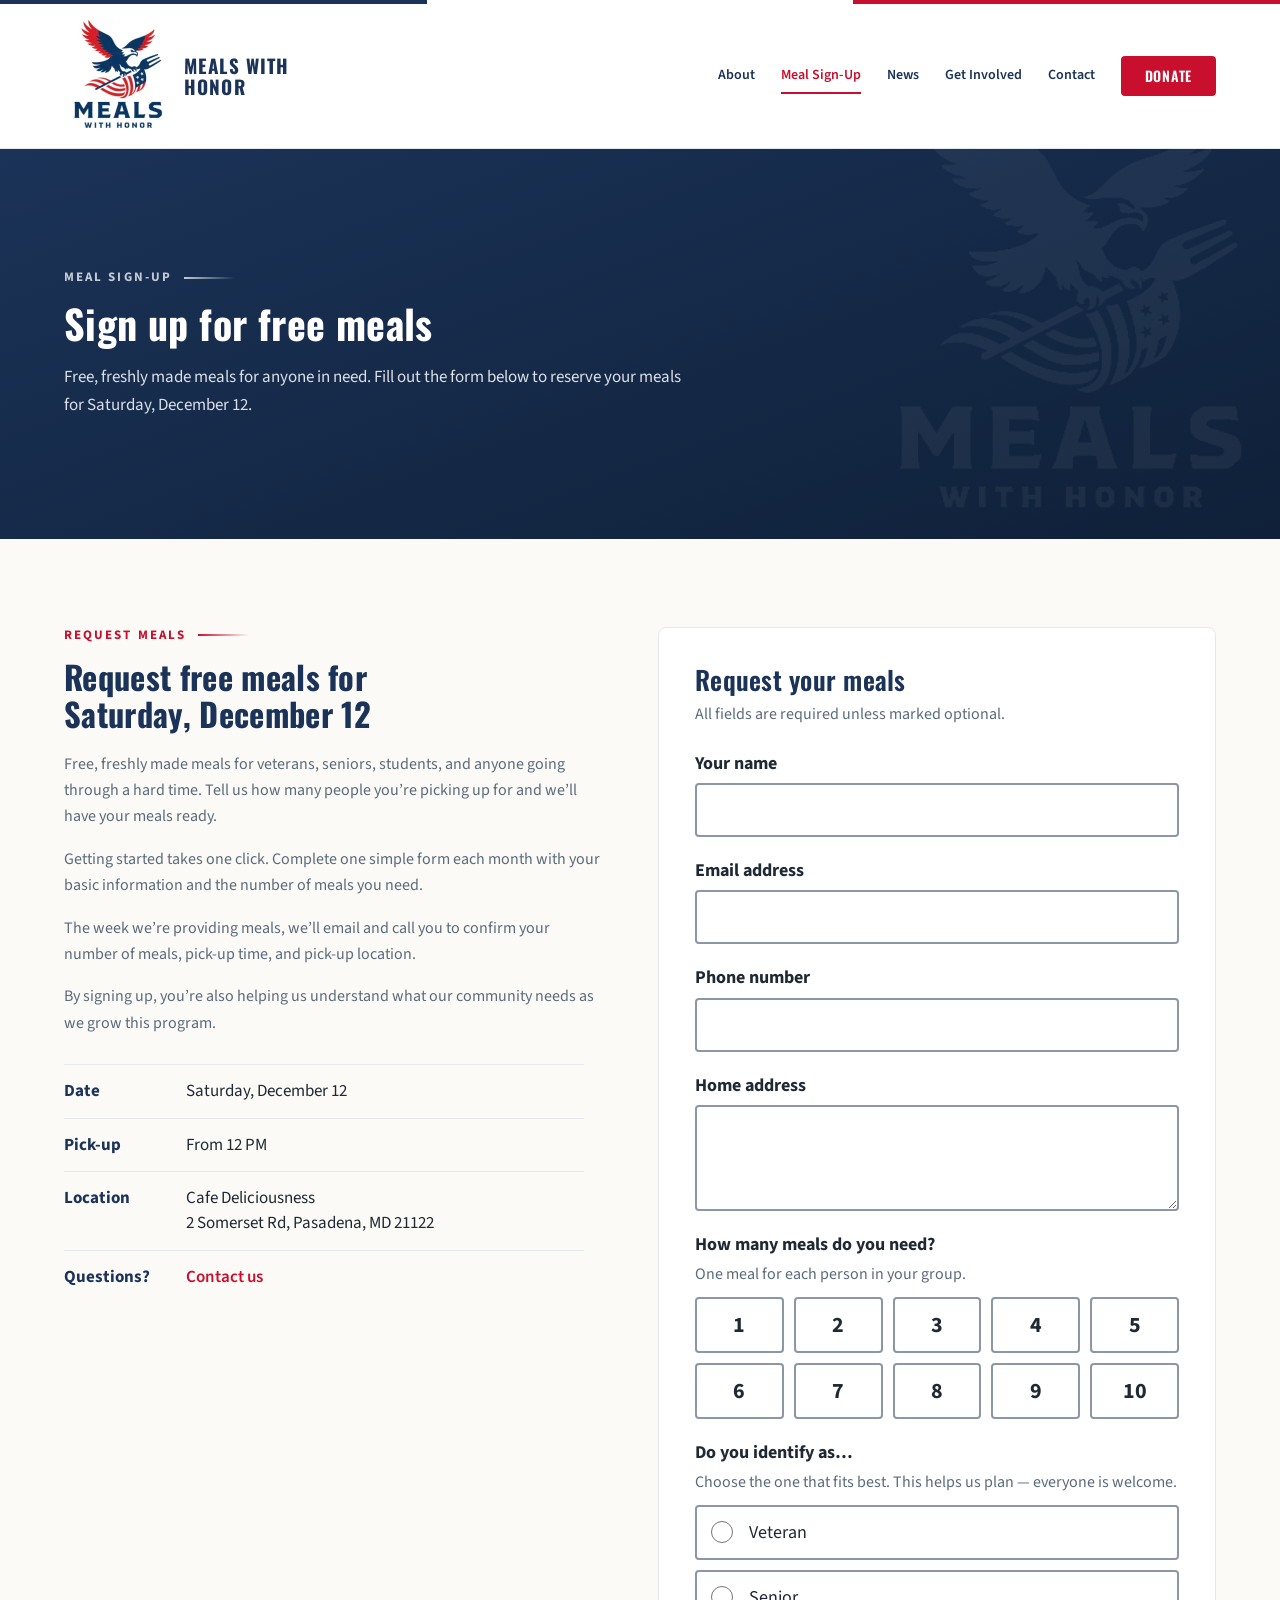
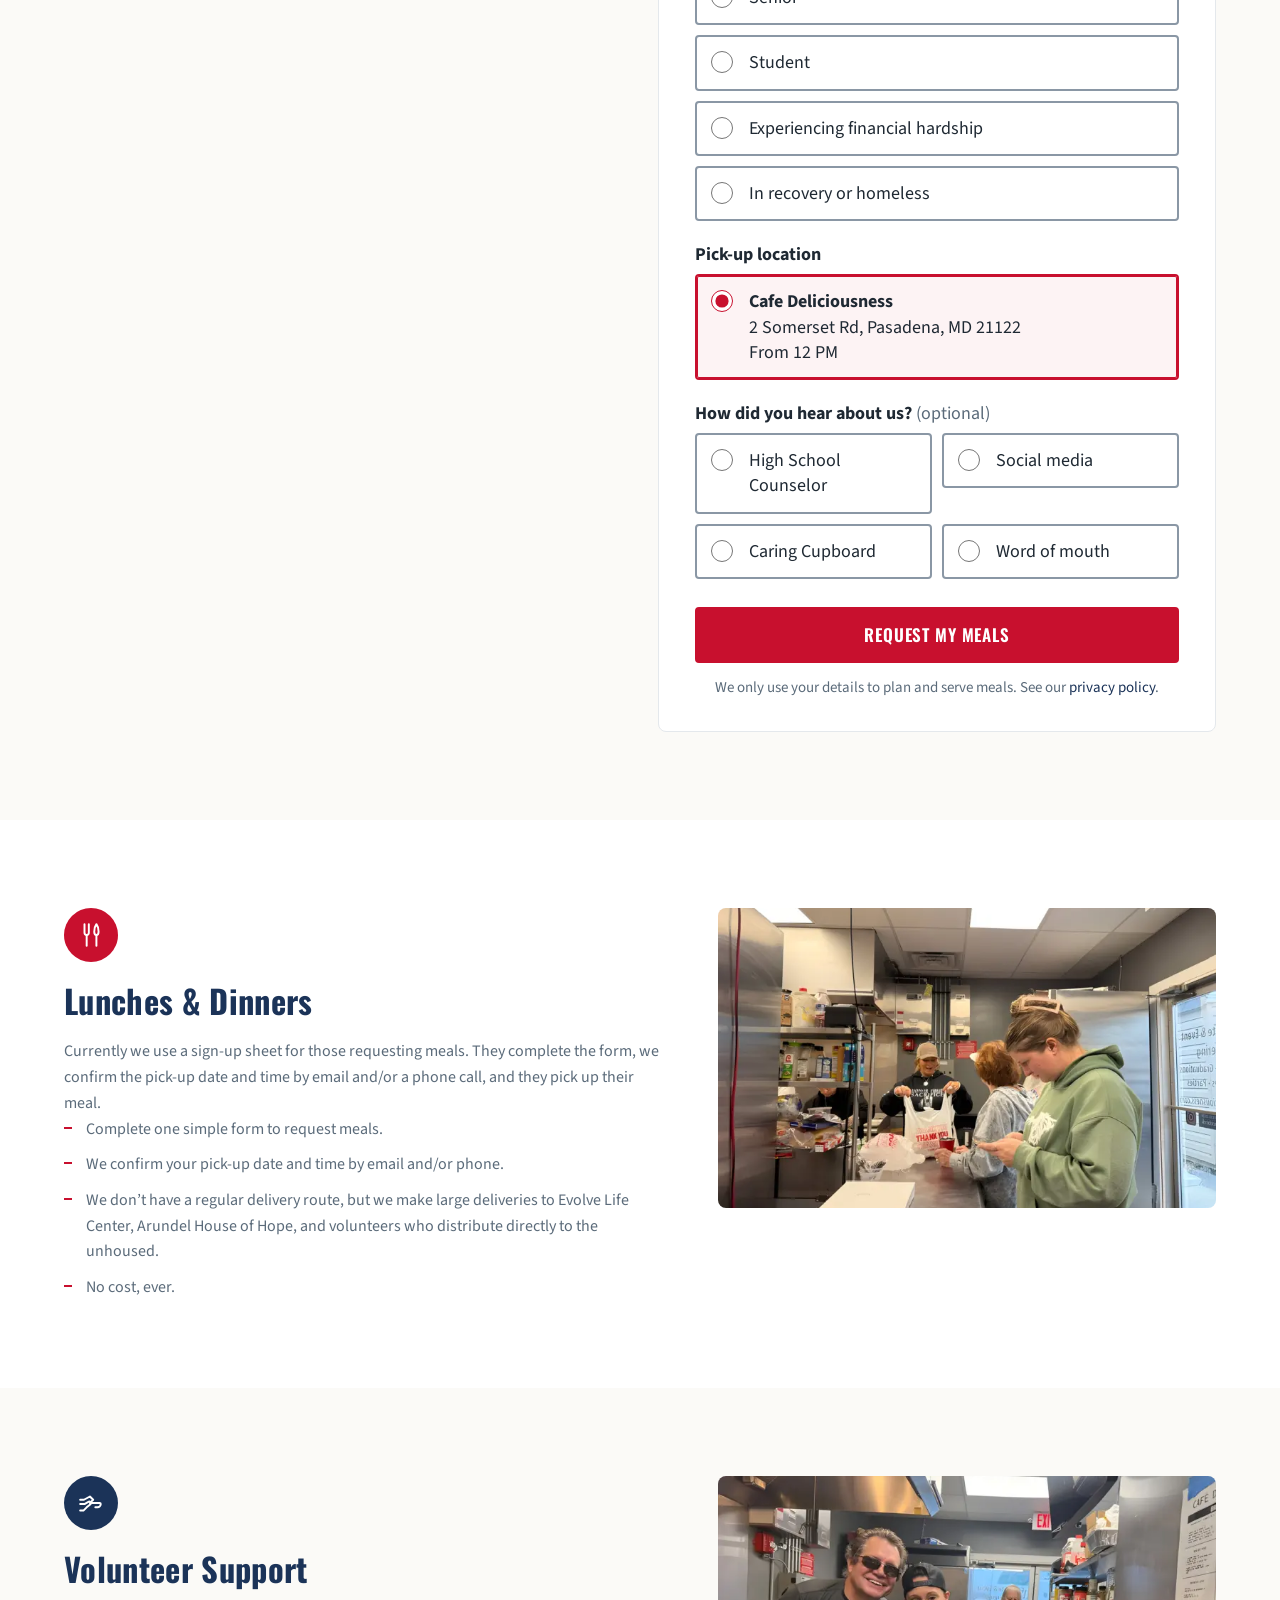
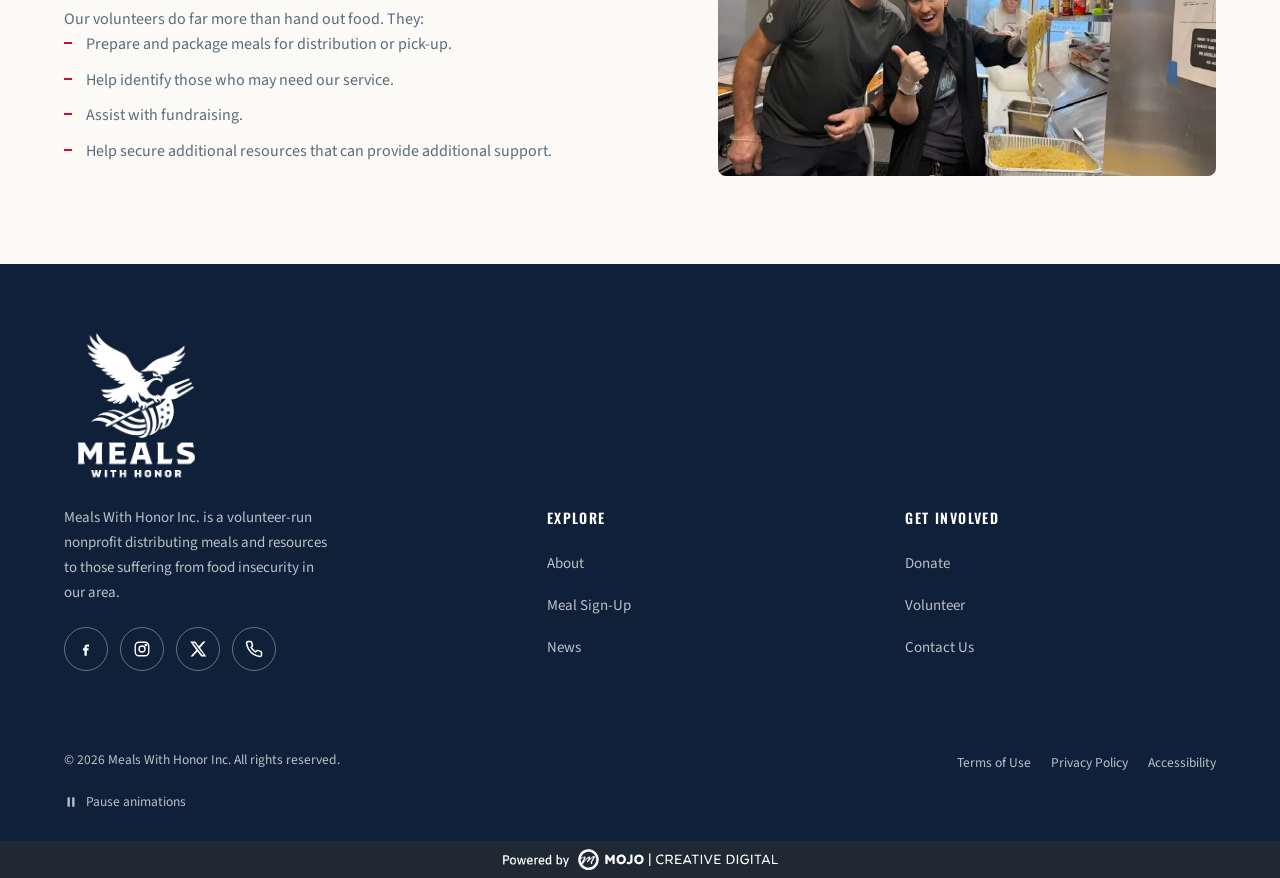
<file: programs.html>
<!doctype html>
<html lang="en-US">
<head>
	<meta charset="UTF-8">
	<meta name="viewport" content="width=device-width, initial-scale=1, viewport-fit=cover">
	<meta name='robots' content='noindex, nofollow' />
<script>
(function (h) {
	if (h.getAttribute('data-motion') !== 'off') h.className += ' mwh-js';
	try { if (localStorage.getItem('mwh-motion-paused') === '1') h.setAttribute('data-motion-paused', ''); } catch (e) {}
})(document.documentElement);
</script>

	<title>Meal Sign-Up - Meals with Honor</title>
	<meta name="description" content="Sign up for free, freshly made meals from Meals with Honor. One quick form reserves your meals for our next service." />
	<meta property="og:locale" content="en_US" />
	<meta property="og:type" content="article" />
	<meta property="og:title" content="Meal Sign-Up - Meals with Honor" />
	<meta property="og:description" content="Sign up for free, freshly made meals from Meals with Honor. One quick form reserves your meals for our next service." />
	<meta property="og:site_name" content="Meals with Honor" />
	<meta name="twitter:card" content="summary_large_image" />
	<meta name="twitter:label1" content="Est. reading time" />
	<meta name="twitter:data1" content="1 minute" />
	<link rel="preload" href="fonts/oswald-var-latin.woff2" as="font" type="font/woff2" crossorigin>
<link rel="preload" href="fonts/source-sans-3-var-latin.woff2" as="font" type="font/woff2" crossorigin>
<meta name="theme-color" content="#1b3358">
<link rel="manifest" href="site.webmanifest">
<style id="wp-img-auto-sizes-contain-inline-css">
img:is([sizes=auto i],[sizes^="auto," i]){contain-intrinsic-size:3000px 1500px}
/*# sourceURL=wp-img-auto-sizes-contain-inline-css */
</style>
<style id="classic-theme-styles-inline-css">
/*! This file is auto-generated */
.wp-block-button__link{color:#fff;background-color:#32373c;border-radius:9999px;box-shadow:none;text-decoration:none;padding:calc(.667em + 2px) calc(1.333em + 2px);font-size:1.125em}.wp-block-file__button{background:#32373c;color:#fff;text-decoration:none}
/*# sourceURL=/wp-includes/css/classic-themes.min.css */
</style>
<link rel='stylesheet' id='elementor-frontend-css' href='css/elementor-frontend.min.css' media='all' />
<style id="elementor-frontend-inline-css">
.elementor-kit-15{--e-global-color-primary:#1B3358;--e-global-color-secondary:#C8102E;--e-global-color-text:#5B6B7A;--e-global-color-accent:#1F2933;--e-global-color-mwhnavydark:#0F2038;--e-global-color-mwhcream:#FBFAF7;--e-global-color-mwhline:#E4E8EC;--e-global-typography-primary-font-family:"Oswald";--e-global-typography-primary-font-weight:700;--e-global-typography-secondary-font-family:"Oswald";--e-global-typography-secondary-font-weight:600;--e-global-typography-text-font-family:"Source Sans 3";--e-global-typography-text-font-weight:400;--e-global-typography-accent-font-family:"Oswald";--e-global-typography-accent-font-weight:600;}.elementor-section.elementor-section-boxed > .elementor-container{max-width:1240px;}.e-con{--container-max-width:1240px;--container-default-padding-top:0px;--container-default-padding-right:0px;--container-default-padding-bottom:0px;--container-default-padding-left:0px;}.elementor-widget:not(:last-child){--kit-widget-spacing:20px;}.elementor-element{--widgets-spacing:20px 20px;--widgets-spacing-row:20px;--widgets-spacing-column:20px;}{}h1.entry-title{display:var(--page-title-display);}@media(max-width:980px){.elementor-section.elementor-section-boxed > .elementor-container{max-width:1024px;}.e-con{--container-max-width:1024px;}}@media(max-width:600px){.elementor-section.elementor-section-boxed > .elementor-container{max-width:767px;}.e-con{--container-max-width:767px;}}
.e-heading-base a, .e-paragraph-base a { all: unset; cursor: pointer; }form[data-element_type="e-form"].form-state-success [data-element_type="e-form-success-message"],form[data-element_type="e-form"].form-state-error [data-element_type="e-form-error-message"]{ display: block; }.elementor-edit-mode [data-element_type="e-form-success-message"]:is(.elementor-element-editable, :has(.elementor-element-editable), :has(> .elementor-empty-view)),.elementor-edit-mode [data-element_type="e-form-error-message"]:is(.elementor-element-editable, :has(.elementor-element-editable), :has(> .elementor-empty-view)){ display: block; }.e-background-video { position: relative; overflow: hidden; }.e-background-video__media { position: absolute; inset: 0; width: 100%; height: 100%; object-fit: cover; pointer-events: none; z-index: 0; }.e-background-video__content { position: relative; z-index: 1; flex: 1 1 auto; }.elementor-edit-mode .e-background-video__content.e-atomic-element:has(> .elementor-empty-view) { display: flex; flex-direction: column; flex: 1 1 auto; min-height: 0; }.elementor-edit-mode .e-background-video__content.e-atomic-element:has(> .elementor-empty-view) > .elementor-empty-view.elementor-empty-view { position: relative; flex: 1 1 auto; min-height: 120px; height: auto; width: 100%; }.elementor-edit-mode .e-background-video__content.e-atomic-element:has(> .elementor-empty-view) > .elementor-empty-view > .elementor-first-add { position: absolute; inset: 0; width: 100%; height: 100%; }.e-background-video__controls { z-index: 2; }.e-background-video__play, .e-background-video__pause { appearance: none; -webkit-appearance: none; }.e-background-video.e-background-video--playing .e-background-video__play { display: none; }.e-background-video.e-background-video--paused .e-background-video__pause { display: none; }.e-background-video:not(.e-background-video--playing):not(.e-background-video--paused) .e-background-video__controls,.e-background-video:not(.e-background-video--playing):not(.e-background-video--paused) .e-background-video__play,.e-background-video:not(.e-background-video--playing):not(.e-background-video--paused) .e-background-video__pause { display: none; }.e-accordion-item-header-base { list-style: none; }.e-accordion-item-header-base::-webkit-details-marker { display: none; }.e-accordion-item-base { interpolate-size: allow-keywords; }.e-accordion-item-base::details-content {block-size: 0; overflow: hidden;transition: block-size .3s ease, content-visibility .3s ease allow-discrete;}.e-accordion-item-base[open]::details-content { block-size: auto; }.e-accordion-item-icon-base.e-accordion-item-icon-base .e-svg-base { width: auto; height: 100%; max-width: 100%; }.e-accordion-item-icon-base.e-accordion-item-icon-base .e-svg-base svg { width: auto !important; }.e-accordion-item-icon-base svg { transition: transform .3s ease; }.e-accordion-item-base[open] > summary .e-accordion-item-icon-base svg { transform: rotate(180deg); }
.elementor-33 .elementor-element.elementor-element-2d4f96d{--display:flex;}.elementor-33 .elementor-element.elementor-element-917376b{--display:flex;}.elementor-33 .elementor-element.elementor-element-ba06c85{--display:flex;}.elementor-33 .elementor-element.elementor-element-91eba47{--display:flex;}.elementor-33 .elementor-element.elementor-element-f99ad93{--display:flex;}
/*# sourceURL=elementor-frontend-inline-css */
</style>
<link rel='stylesheet' id='mwh-main-css' href='css/main.css' media='all' />
<style id="global-styles-inline-css">
:root{--wp--preset--aspect-ratio--square: 1;--wp--preset--aspect-ratio--4-3: 4/3;--wp--preset--aspect-ratio--3-4: 3/4;--wp--preset--aspect-ratio--3-2: 3/2;--wp--preset--aspect-ratio--2-3: 2/3;--wp--preset--aspect-ratio--16-9: 16/9;--wp--preset--aspect-ratio--9-16: 9/16;--wp--preset--color--black: #000000;--wp--preset--color--cyan-bluish-gray: #abb8c3;--wp--preset--color--white: #ffffff;--wp--preset--color--pale-pink: #f78da7;--wp--preset--color--vivid-red: #cf2e2e;--wp--preset--color--luminous-vivid-orange: #ff6900;--wp--preset--color--luminous-vivid-amber: #fcb900;--wp--preset--color--light-green-cyan: #7bdcb5;--wp--preset--color--vivid-green-cyan: #00d084;--wp--preset--color--pale-cyan-blue: #8ed1fc;--wp--preset--color--vivid-cyan-blue: #0693e3;--wp--preset--color--vivid-purple: #9b51e0;--wp--preset--color--mwh-navy: #1b3358;--wp--preset--color--mwh-navy-dark: #0f2038;--wp--preset--color--mwh-red: #c8102e;--wp--preset--color--mwh-ink: #1f2933;--wp--preset--color--mwh-muted: #5b6b7a;--wp--preset--color--mwh-cream: #fbfaf7;--wp--preset--color--mwh-white: #ffffff;--wp--preset--gradient--vivid-cyan-blue-to-vivid-purple: linear-gradient(135deg,rgb(6,147,227) 0%,rgb(155,81,224) 100%);--wp--preset--gradient--light-green-cyan-to-vivid-green-cyan: linear-gradient(135deg,rgb(122,220,180) 0%,rgb(0,208,130) 100%);--wp--preset--gradient--luminous-vivid-amber-to-luminous-vivid-orange: linear-gradient(135deg,rgb(252,185,0) 0%,rgb(255,105,0) 100%);--wp--preset--gradient--luminous-vivid-orange-to-vivid-red: linear-gradient(135deg,rgb(255,105,0) 0%,rgb(207,46,46) 100%);--wp--preset--gradient--very-light-gray-to-cyan-bluish-gray: linear-gradient(135deg,rgb(238,238,238) 0%,rgb(169,184,195) 100%);--wp--preset--gradient--cool-to-warm-spectrum: linear-gradient(135deg,rgb(74,234,220) 0%,rgb(151,120,209) 20%,rgb(207,42,186) 40%,rgb(238,44,130) 60%,rgb(251,105,98) 80%,rgb(254,248,76) 100%);--wp--preset--gradient--blush-light-purple: linear-gradient(135deg,rgb(255,206,236) 0%,rgb(152,150,240) 100%);--wp--preset--gradient--blush-bordeaux: linear-gradient(135deg,rgb(254,205,165) 0%,rgb(254,45,45) 50%,rgb(107,0,62) 100%);--wp--preset--gradient--luminous-dusk: linear-gradient(135deg,rgb(255,203,112) 0%,rgb(199,81,192) 50%,rgb(65,88,208) 100%);--wp--preset--gradient--pale-ocean: linear-gradient(135deg,rgb(255,245,203) 0%,rgb(182,227,212) 50%,rgb(51,167,181) 100%);--wp--preset--gradient--electric-grass: linear-gradient(135deg,rgb(202,248,128) 0%,rgb(113,206,126) 100%);--wp--preset--gradient--midnight: linear-gradient(135deg,rgb(2,3,129) 0%,rgb(40,116,252) 100%);--wp--preset--font-size--small: 14px;--wp--preset--font-size--medium: 20px;--wp--preset--font-size--large: 21px;--wp--preset--font-size--x-large: 42px;--wp--preset--font-size--normal: 16px;--wp--preset--font-size--huge: 34px;--wp--preset--spacing--20: 0.44rem;--wp--preset--spacing--30: 0.67rem;--wp--preset--spacing--40: 1rem;--wp--preset--spacing--50: 1.5rem;--wp--preset--spacing--60: 2.25rem;--wp--preset--spacing--70: 3.38rem;--wp--preset--spacing--80: 5.06rem;--wp--preset--shadow--natural: 6px 6px 9px rgba(0, 0, 0, 0.2);--wp--preset--shadow--deep: 12px 12px 50px rgba(0, 0, 0, 0.4);--wp--preset--shadow--sharp: 6px 6px 0px rgba(0, 0, 0, 0.2);--wp--preset--shadow--outlined: 6px 6px 0px -3px rgb(255, 255, 255), 6px 6px rgb(0, 0, 0);--wp--preset--shadow--crisp: 6px 6px 0px rgb(0, 0, 0);}.wp-block-button{--wp--preset--dimension--25: 25%;--wp--preset--dimension--50: 50%;--wp--preset--dimension--75: 75%;--wp--preset--dimension--100: 100%;}:where(body) { margin: 0; }:where(.is-layout-flex){gap: 0.5em;}:where(.is-layout-grid){gap: 0.5em;}body .is-layout-flex{display: flex;}.is-layout-flex{flex-wrap: wrap;align-items: center;}.is-layout-flex > :is(*, div){margin: 0;}body .is-layout-grid{display: grid;}.is-layout-grid > :is(*, div){margin: 0;}body{padding-top: 0px;padding-right: 0px;padding-bottom: 0px;padding-left: 0px;}:root :where(.wp-element-button, .wp-block-button__link){background-color: #32373c;border-width: 0;color: #fff;font-family: inherit;font-size: inherit;font-style: inherit;font-weight: inherit;letter-spacing: inherit;line-height: inherit;padding-top: calc(0.667em + 2px);padding-right: calc(1.333em + 2px);padding-bottom: calc(0.667em + 2px);padding-left: calc(1.333em + 2px);text-decoration: none;text-transform: inherit;}.has-black-color{color: var(--wp--preset--color--black) !important;}.has-cyan-bluish-gray-color{color: var(--wp--preset--color--cyan-bluish-gray) !important;}.has-white-color{color: var(--wp--preset--color--white) !important;}.has-pale-pink-color{color: var(--wp--preset--color--pale-pink) !important;}.has-vivid-red-color{color: var(--wp--preset--color--vivid-red) !important;}.has-luminous-vivid-orange-color{color: var(--wp--preset--color--luminous-vivid-orange) !important;}.has-luminous-vivid-amber-color{color: var(--wp--preset--color--luminous-vivid-amber) !important;}.has-light-green-cyan-color{color: var(--wp--preset--color--light-green-cyan) !important;}.has-vivid-green-cyan-color{color: var(--wp--preset--color--vivid-green-cyan) !important;}.has-pale-cyan-blue-color{color: var(--wp--preset--color--pale-cyan-blue) !important;}.has-vivid-cyan-blue-color{color: var(--wp--preset--color--vivid-cyan-blue) !important;}.has-vivid-purple-color{color: var(--wp--preset--color--vivid-purple) !important;}.has-mwh-navy-color{color: var(--wp--preset--color--mwh-navy) !important;}.has-mwh-navy-dark-color{color: var(--wp--preset--color--mwh-navy-dark) !important;}.has-mwh-red-color{color: var(--wp--preset--color--mwh-red) !important;}.has-mwh-ink-color{color: var(--wp--preset--color--mwh-ink) !important;}.has-mwh-muted-color{color: var(--wp--preset--color--mwh-muted) !important;}.has-mwh-cream-color{color: var(--wp--preset--color--mwh-cream) !important;}.has-mwh-white-color{color: var(--wp--preset--color--mwh-white) !important;}.has-black-background-color{background-color: var(--wp--preset--color--black) !important;}.has-cyan-bluish-gray-background-color{background-color: var(--wp--preset--color--cyan-bluish-gray) !important;}.has-white-background-color{background-color: var(--wp--preset--color--white) !important;}.has-pale-pink-background-color{background-color: var(--wp--preset--color--pale-pink) !important;}.has-vivid-red-background-color{background-color: var(--wp--preset--color--vivid-red) !important;}.has-luminous-vivid-orange-background-color{background-color: var(--wp--preset--color--luminous-vivid-orange) !important;}.has-luminous-vivid-amber-background-color{background-color: var(--wp--preset--color--luminous-vivid-amber) !important;}.has-light-green-cyan-background-color{background-color: var(--wp--preset--color--light-green-cyan) !important;}.has-vivid-green-cyan-background-color{background-color: var(--wp--preset--color--vivid-green-cyan) !important;}.has-pale-cyan-blue-background-color{background-color: var(--wp--preset--color--pale-cyan-blue) !important;}.has-vivid-cyan-blue-background-color{background-color: var(--wp--preset--color--vivid-cyan-blue) !important;}.has-vivid-purple-background-color{background-color: var(--wp--preset--color--vivid-purple) !important;}.has-mwh-navy-background-color{background-color: var(--wp--preset--color--mwh-navy) !important;}.has-mwh-navy-dark-background-color{background-color: var(--wp--preset--color--mwh-navy-dark) !important;}.has-mwh-red-background-color{background-color: var(--wp--preset--color--mwh-red) !important;}.has-mwh-ink-background-color{background-color: var(--wp--preset--color--mwh-ink) !important;}.has-mwh-muted-background-color{background-color: var(--wp--preset--color--mwh-muted) !important;}.has-mwh-cream-background-color{background-color: var(--wp--preset--color--mwh-cream) !important;}.has-mwh-white-background-color{background-color: var(--wp--preset--color--mwh-white) !important;}.has-black-border-color{border-color: var(--wp--preset--color--black) !important;}.has-cyan-bluish-gray-border-color{border-color: var(--wp--preset--color--cyan-bluish-gray) !important;}.has-white-border-color{border-color: var(--wp--preset--color--white) !important;}.has-pale-pink-border-color{border-color: var(--wp--preset--color--pale-pink) !important;}.has-vivid-red-border-color{border-color: var(--wp--preset--color--vivid-red) !important;}.has-luminous-vivid-orange-border-color{border-color: var(--wp--preset--color--luminous-vivid-orange) !important;}.has-luminous-vivid-amber-border-color{border-color: var(--wp--preset--color--luminous-vivid-amber) !important;}.has-light-green-cyan-border-color{border-color: var(--wp--preset--color--light-green-cyan) !important;}.has-vivid-green-cyan-border-color{border-color: var(--wp--preset--color--vivid-green-cyan) !important;}.has-pale-cyan-blue-border-color{border-color: var(--wp--preset--color--pale-cyan-blue) !important;}.has-vivid-cyan-blue-border-color{border-color: var(--wp--preset--color--vivid-cyan-blue) !important;}.has-vivid-purple-border-color{border-color: var(--wp--preset--color--vivid-purple) !important;}.has-mwh-navy-border-color{border-color: var(--wp--preset--color--mwh-navy) !important;}.has-mwh-navy-dark-border-color{border-color: var(--wp--preset--color--mwh-navy-dark) !important;}.has-mwh-red-border-color{border-color: var(--wp--preset--color--mwh-red) !important;}.has-mwh-ink-border-color{border-color: var(--wp--preset--color--mwh-ink) !important;}.has-mwh-muted-border-color{border-color: var(--wp--preset--color--mwh-muted) !important;}.has-mwh-cream-border-color{border-color: var(--wp--preset--color--mwh-cream) !important;}.has-mwh-white-border-color{border-color: var(--wp--preset--color--mwh-white) !important;}.has-vivid-cyan-blue-to-vivid-purple-gradient-background{background: var(--wp--preset--gradient--vivid-cyan-blue-to-vivid-purple) !important;}.has-light-green-cyan-to-vivid-green-cyan-gradient-background{background: var(--wp--preset--gradient--light-green-cyan-to-vivid-green-cyan) !important;}.has-luminous-vivid-amber-to-luminous-vivid-orange-gradient-background{background: var(--wp--preset--gradient--luminous-vivid-amber-to-luminous-vivid-orange) !important;}.has-luminous-vivid-orange-to-vivid-red-gradient-background{background: var(--wp--preset--gradient--luminous-vivid-orange-to-vivid-red) !important;}.has-very-light-gray-to-cyan-bluish-gray-gradient-background{background: var(--wp--preset--gradient--very-light-gray-to-cyan-bluish-gray) !important;}.has-cool-to-warm-spectrum-gradient-background{background: var(--wp--preset--gradient--cool-to-warm-spectrum) !important;}.has-blush-light-purple-gradient-background{background: var(--wp--preset--gradient--blush-light-purple) !important;}.has-blush-bordeaux-gradient-background{background: var(--wp--preset--gradient--blush-bordeaux) !important;}.has-luminous-dusk-gradient-background{background: var(--wp--preset--gradient--luminous-dusk) !important;}.has-pale-ocean-gradient-background{background: var(--wp--preset--gradient--pale-ocean) !important;}.has-electric-grass-gradient-background{background: var(--wp--preset--gradient--electric-grass) !important;}.has-midnight-gradient-background{background: var(--wp--preset--gradient--midnight) !important;}.has-small-font-size{font-size: var(--wp--preset--font-size--small) !important;}.has-medium-font-size{font-size: var(--wp--preset--font-size--medium) !important;}.has-large-font-size{font-size: var(--wp--preset--font-size--large) !important;}.has-x-large-font-size{font-size: var(--wp--preset--font-size--x-large) !important;}.has-normal-font-size{font-size: var(--wp--preset--font-size--normal) !important;}.has-huge-font-size{font-size: var(--wp--preset--font-size--huge) !important;}
/*# sourceURL=global-styles-inline-css */
</style>
<link rel='stylesheet' id='base-desktop-css' href='css/base-desktop.css' media='all' />
<link rel='stylesheet' id='base-mobile-css' href='css/base-mobile.css' media='(max-width:600px)' />
<link rel="icon" href="images/favicon-512-32x32.png" sizes="32x32" />
<link rel="icon" href="images/favicon-512-192x192.png" sizes="192x192" />
<link rel="apple-touch-icon" href="images/favicon-512-180x180.png" />
<link rel='stylesheet' href='css/volunteer-form.css' media='all' />
</head>

<body class="wp-singular page-template-default page page-id-33 wp-custom-logo wp-embed-responsive wp-theme-meals-with-honor elementor-default elementor-kit-15 elementor-page elementor-page-33">

<a class="mwh-skip" href="#main">Skip to content</a>

<header class="mwh-header">
	<div class="mwh-header__inner">
			<a class="mwh-brand" href="index.html">
		<img width="216" height="240" src="images/logo-216x240-png.webp" class="mwh-brand__mark" alt="" fetchpriority="auto" sizes="108px" decoding="async" srcset="images/logo-216x240-png.webp 216w, images/logo-270x300-png.webp 270w, images/logo-png.webp 304w" />		<span class="mwh-brand__word">Meals with<br>Honor</span>
	</a>
	
								<button class="mwh-navtoggle" id="navToggle" type="button"
					aria-expanded="false" aria-controls="primaryNav"
					aria-label="Open menu">
				<span class="mwh-navtoggle__bars"><svg aria-hidden="true" focusable="false" xmlns="http://www.w3.org/2000/svg" width="24" height="24" viewbox="0 0 24 24" fill="none" stroke="currentColor" stroke-width="2" stroke-linecap="round" stroke-linejoin="round"><path d="M3 6h18M3 12h18M3 18h18" /></svg></span>
				<span class="mwh-navtoggle__x"><svg aria-hidden="true" focusable="false" xmlns="http://www.w3.org/2000/svg" width="24" height="24" viewbox="0 0 24 24" fill="none" stroke="currentColor" stroke-width="2" stroke-linecap="round" stroke-linejoin="round"><path d="M18 6L6 18M6 6l12 12" /></svg></span>
			</button>

			<nav class="mwh-nav" id="primaryNav" aria-label="Primary">
				<a href="about.html">About</a><a href="programs.html" aria-current="page">Meal Sign-Up</a><a href="news.html">News</a><a href="get-involved.html">Get Involved</a><a href="contact.html">Contact</a><a href="get-involved.html#donate" class="mwh-btn mwh-btn-red mwh-btn--sm">Donate</a>			</nav>
			</div>
</header>

<div class="mwh-navscrim" data-open="false"></div>

<main id="main">
		<div data-elementor-type="wp-page" data-elementor-id="33" class="elementor elementor-33">
				<div class="elementor-element elementor-element-2d4f96d e-con-full e-flex e-con e-parent" data-id="2d4f96d" data-element_type="container" data-e-type="container">
				<div class="elementor-element elementor-element-225dff9 elementor-widget elementor-widget-mwh-page-hero mwh-band-widget" data-id="225dff9" data-element_type="widget" data-e-type="widget" data-widget_type="mwh-page-hero.default">
				<div class="elementor-widget-container">
							<section class="mwh-pagehero">
			<div class="mwh-pagehero__inner">
				<p class="mwh-kicker">Meal Sign-Up</p><h1 >Sign up for free meals</h1><p class="mwh-pagehero__copy">Free, freshly made meals for anyone in need. Fill out the form below to reserve your meals for Saturday, December 12.</p>			</div>
		</section>
						</div>
				</div>
				</div>
		<div class="elementor-element elementor-element-f99ad93 e-con-full e-flex e-con e-parent" data-id="f99ad93" data-element_type="container" data-e-type="container">
				<div class="elementor-element elementor-element-bc567d1 elementor-widget elementor-widget-mwh-split mwh-band-widget" data-id="bc567d1" data-element_type="widget" data-e-type="widget" data-widget_type="mwh-split.default">
				<div class="elementor-widget-container">
					<!-- ============ Meal request form (added for ColorMocks) ============
     Fields mirror the Google Form "Meals With Honor Meal Request 11/14 Service":
     https://docs.google.com/forms/d/e/1FAIpQLSdp-fOei3UhT4YKvGAPGx7rQzF2zdRsfnjTpsiVfMOTFHp8oA/viewform
     Input names are that form's entry IDs and option values match its options
     exactly, so it can post straight to Google (see js/volunteer-forms.js). -->
<section class="mwh-section mwh-section--alt mwh-vol" id="request-meals" aria-labelledby="meal-heading"><div class="mwh-wrap mwh-split">
	<div class="mwh-split__main mwh-vol__intro">
		<p class="mwh-kicker">Request Meals</p>
		<h2 class="mwh-heading" id="meal-heading">Request free meals for Saturday, December 12</h2>
		<div class="mwh-prose">
			<p>Free, freshly made meals for veterans, seniors, students, and anyone going through a hard time. Tell us how many people you&rsquo;re picking up for and we&rsquo;ll have your meals ready.</p>
			<p>Getting started takes one click. Complete one simple form each month with your basic information and the number of meals you need.</p><p>The week we&rsquo;re providing meals, we&rsquo;ll email and call you to confirm your number of meals, pick-up time, and pick-up location.</p><p>By signing up, you&rsquo;re also helping us understand what our community needs as we grow this program.</p>
		</div>
		<ul class="mwh-vol__facts" role="list">
			<li><span class="mwh-vol__fact-label">Date</span><span class="mwh-vol__fact-value">Saturday, December 12</span></li>
			<li><span class="mwh-vol__fact-label">Pick-up</span><span class="mwh-vol__fact-value">From 12 PM</span></li>
			<li><span class="mwh-vol__fact-label">Location</span><span class="mwh-vol__fact-value">Cafe Deliciousness<br>2 Somerset Rd, Pasadena, MD 21122</span></li>
			<li><span class="mwh-vol__fact-label">Questions?</span><span class="mwh-vol__fact-value"><a href="contact.html">Contact us</a></span></li>
		</ul>
	</div>

	<div class="mwh-split__aside mwh-vol__card">
		<form class="mwh-vol__form" data-vol-form novalidate
		      action="https://docs.google.com/forms/d/e/1FAIpQLSdp-fOei3UhT4YKvGAPGx7rQzF2zdRsfnjTpsiVfMOTFHp8oA/formResponse" method="post">
			<h3 class="mwh-vol__form-title">Request your meals</h3>
			<p class="mwh-vol__req-note">All fields are required unless marked optional.</p>

			<div class="mwh-vol__errors" data-vol-errors tabindex="-1" hidden>
				<p class="mwh-vol__errors-title">Please fix the following:</p>
				<ul role="list" data-vol-error-list></ul>
			</div>

			<div class="mwh-vol__field">
				<label class="mwh-vol__label" for="meal-name">Your name</label>
				<input class="mwh-vol__input" type="text" id="meal-name" name="entry.466793130" autocomplete="name" aria-describedby="meal-name-err"
				       data-check="text" data-required data-msg-required="Please enter your name.">
				<p class="mwh-vol__err" id="meal-name-err" data-err-for="meal-name"></p>
			</div>

			<div class="mwh-vol__field">
				<label class="mwh-vol__label" for="meal-email">Email address</label>
				<input class="mwh-vol__input" type="email" id="meal-email" name="entry.1857913554" autocomplete="email" inputmode="email" aria-describedby="meal-email-err"
				       data-check="email" data-required data-msg-required="Please enter your email address." data-msg-invalid="Please check your email address &mdash; it should look like name@example.com.">
				<p class="mwh-vol__err" id="meal-email-err" data-err-for="meal-email"></p>
			</div>

			<div class="mwh-vol__field">
				<label class="mwh-vol__label" for="meal-phone">Phone number</label>
				<input class="mwh-vol__input" type="tel" id="meal-phone" name="entry.313533026" autocomplete="tel" inputmode="tel" aria-describedby="meal-phone-err"
				       data-check="phone" data-required data-msg-required="Please enter your phone number." data-msg-invalid="Please enter a 10-digit phone number, like 410-555-0123.">
				<p class="mwh-vol__err" id="meal-phone-err" data-err-for="meal-phone"></p>
			</div>

			<div class="mwh-vol__field">
				<label class="mwh-vol__label" for="meal-address">Home address</label>
				<textarea class="mwh-vol__input mwh-vol__textarea" id="meal-address" name="entry.632550464" rows="3" autocomplete="street-address" aria-describedby="meal-address-err"
				          data-check="text" data-required data-msg-required="Please enter your address."></textarea>
				<p class="mwh-vol__err" id="meal-address-err" data-err-for="meal-address"></p>
			</div>

			<fieldset class="mwh-vol__field mwh-vol__fieldset" id="meal-count" aria-describedby="meal-count-hint meal-count-err"
			          data-check="choice" data-required data-msg-required="Please choose how many meals you need.">
				<legend class="mwh-vol__label">How many meals do you need?</legend>
				<p class="mwh-vol__hint mwh-vol__hint--top" id="meal-count-hint">One meal for each person in your group.</p>
				<div class="mwh-vol__counts">
					<label class="mwh-vol__count"><input type="radio" name="entry.193247990" value="1" data-label="1 meal"><span>1</span></label>
					<label class="mwh-vol__count"><input type="radio" name="entry.193247990" value="2" data-label="2 meals"><span>2</span></label>
					<label class="mwh-vol__count"><input type="radio" name="entry.193247990" value="3" data-label="3 meals"><span>3</span></label>
					<label class="mwh-vol__count"><input type="radio" name="entry.193247990" value="4" data-label="4 meals"><span>4</span></label>
					<label class="mwh-vol__count"><input type="radio" name="entry.193247990" value="5" data-label="5 meals"><span>5</span></label>
					<label class="mwh-vol__count"><input type="radio" name="entry.193247990" value="6" data-label="6 meals"><span>6</span></label>
					<label class="mwh-vol__count"><input type="radio" name="entry.193247990" value="7" data-label="7 meals"><span>7</span></label>
					<label class="mwh-vol__count"><input type="radio" name="entry.193247990" value="8" data-label="8 meals"><span>8</span></label>
					<label class="mwh-vol__count"><input type="radio" name="entry.193247990" value="9" data-label="9 meals"><span>9</span></label>
					<label class="mwh-vol__count"><input type="radio" name="entry.193247990" value="10" data-label="10 meals"><span>10</span></label>
				</div>
				<p class="mwh-vol__err" id="meal-count-err" data-err-for="meal-count"></p>
			</fieldset>

			<fieldset class="mwh-vol__field mwh-vol__fieldset" id="meal-who" aria-describedby="meal-who-hint meal-who-err"
			          data-check="choice" data-required data-msg-required="Please choose the option that describes you best.">
				<legend class="mwh-vol__label">Do you identify as&hellip;</legend>
				<p class="mwh-vol__hint mwh-vol__hint--top" id="meal-who-hint">Choose the one that fits best. This helps us plan &mdash; everyone is welcome.</p>
				<div class="mwh-vol__options">
					<label class="mwh-vol__option"><input type="radio" name="entry.30304657" value="Veteran"><span>Veteran</span></label>
					<label class="mwh-vol__option"><input type="radio" name="entry.30304657" value="Elderly"><span>Senior</span></label>
					<label class="mwh-vol__option"><input type="radio" name="entry.30304657" value="Student"><span>Student</span></label>
					<label class="mwh-vol__option"><input type="radio" name="entry.30304657" value="Experiencing Financial Hardship"><span>Experiencing financial hardship</span></label>
					<label class="mwh-vol__option"><input type="radio" name="entry.30304657" value="In recovery or homeless"><span>In recovery or homeless</span></label>
				</div>
				<p class="mwh-vol__err" id="meal-who-err" data-err-for="meal-who"></p>
			</fieldset>

			<fieldset class="mwh-vol__field mwh-vol__fieldset" id="meal-where" aria-describedby="meal-where-err"
			          data-check="choice" data-required data-msg-required="Please choose a pick-up location.">
				<legend class="mwh-vol__label">Pick-up location</legend>
				<div class="mwh-vol__options">
					<label class="mwh-vol__option"><input type="radio" name="entry.420971858" value="Cafe deliciousness 2 Somerset Rd, Pasadena, MD 21122" data-label="Cafe Deliciousness, 2 Somerset Rd, Pasadena" checked><span><strong>Cafe Deliciousness</strong><br>2 Somerset Rd, Pasadena, MD 21122<br>From 12 PM</span></label>
				</div>
				<p class="mwh-vol__err" id="meal-where-err" data-err-for="meal-where"></p>
			</fieldset>

			<fieldset class="mwh-vol__field mwh-vol__fieldset" id="meal-heard" aria-describedby="meal-heard-err" data-check="choice">
				<legend class="mwh-vol__label">How did you hear about us? <span class="mwh-vol__optional">(optional)</span></legend>
				<div class="mwh-vol__options mwh-vol__options--2">
					<label class="mwh-vol__option"><input type="radio" name="entry.200319680" value="NHS counselor"><span>High School Counselor</span></label>
					<label class="mwh-vol__option"><input type="radio" name="entry.200319680" value="Social media"><span>Social media</span></label>
					<label class="mwh-vol__option"><input type="radio" name="entry.200319680" value="Caring Cupboard"><span>Caring Cupboard</span></label>
					<label class="mwh-vol__option"><input type="radio" name="entry.200319680" value="Word of mouth"><span>Word of mouth</span></label>
				</div>
				<p class="mwh-vol__err" id="meal-heard-err" data-err-for="meal-heard"></p>
			</fieldset>

			<button type="submit" class="mwh-btn mwh-btn-red mwh-vol__submit">Request My Meals</button>
			<p class="mwh-vol__privacy">We only use your details to plan and serve meals. See our <a href="privacy-policy.html">privacy policy</a>.</p>
		</form>

		<div class="mwh-vol__done" data-vol-done tabindex="-1" hidden>
			<div class="mwh-vol__done-icon" aria-hidden="true"><svg width="28" height="28" viewBox="0 0 24 24" fill="none" stroke="currentColor" stroke-width="2.4" stroke-linecap="round" stroke-linejoin="round"><path d="M20 6 9 17l-5-5"/></svg></div>
			<h3 class="mwh-vol__form-title">Thank you, <span data-fill="first:meal-name"></span>!</h3>
			<p class="mwh-vol__done-copy">We&rsquo;ve noted your request for <strong data-fill="choice:meal-count"></strong>. Pick them up on <strong>Saturday, December 12 from 12 PM</strong> at <strong data-fill="choice:meal-where"></strong>. If anything changes, we&rsquo;ll contact you at <strong data-fill="text:meal-email"></strong>.</p>
			<button type="button" class="mwh-btn mwh-btn-outline-navy" data-vol-again>Make another request</button>
		</div>
	</div>
</div></section>
<!-- ============ /Meal request form ============ -->				</div>
				</div>
				</div>
				</div>

		<div class="elementor-element elementor-element-917376b e-con-full e-flex e-con e-parent" data-id="917376b" data-element_type="container" data-e-type="container">
				<div class="elementor-element elementor-element-5b381f9 elementor-widget elementor-widget-mwh-split mwh-band-widget" data-id="5b381f9" data-element_type="widget" data-e-type="widget" data-widget_type="mwh-split.default">
				<div class="elementor-widget-container">
					<section class="mwh-section" id="meals"><div class="mwh-wrap mwh-split"><div class="mwh-split__main"><div class="mwh-badge mwh-badge--red"><svg aria-hidden="true" focusable="false" xmlns="http://www.w3.org/2000/svg" width="24" height="24" viewbox="0 0 24 24" fill="none" stroke="currentColor" stroke-width="1.8" stroke-linecap="round" stroke-linejoin="round"><path d="M6 2v8a2 2 0 0 0 2 2h0a2 2 0 0 0 2-2V2" />
  <path d="M8 12v10" />
  <path d="M17 2c-1.5 2-2 4.5-2 7 0 2 1 3 2 3s2-1 2-3c0-2.5-.5-5-2-7Z" />
  <path d="M17 12v10" />
</svg></div><h2 class="mwh-heading">Lunches &amp; Dinners</h2><div class="mwh-prose"><p>Currently we use a sign-up sheet for those requesting meals. They complete the form, we confirm the pick-up date and time by email and/or a phone call, and they pick up their meal.</p></div><ul class="mwh-list" role="list"><li>Complete one simple form to request meals.</li><li>We confirm your pick-up date and time by email and/or phone.</li><li>We don&rsquo;t have a regular delivery route, but we make large deliveries to Evolve Life Center, Arundel House of Hope, and volunteers who distribute directly to the unhoused.</li><li>No cost, ever.</li></ul></div><div class="mwh-split__aside"><img width="700" height="525" src="images/volunteers-bagging-meals-700x525-jpg.webp" class="attachment-mwh-card-media size-mwh-card-media" alt="Volunteers packing meals into plastic Thank You bags at a stainless-steel counter" loading="lazy" decoding="async" style="border-radius:var(--mwh-radius-card);width:100%;height:300px;object-fit:cover" srcset="images/volunteers-bagging-meals-700x525-jpg.webp 700w, images/volunteers-bagging-meals-300x225-jpg.webp 300w, images/volunteers-bagging-meals-1024x768-jpg.webp 1024w, images/volunteers-bagging-meals-768x576-jpg.webp 768w, images/volunteers-bagging-meals-320x240-jpg.webp 320w, images/volunteers-bagging-meals-jpg.webp 1280w" sizes="auto, (max-width: 700px) 100vw, 700px" /></div></div></section>				</div>
				</div>
				</div>
		<div class="elementor-element elementor-element-ba06c85 e-con-full e-flex e-con e-parent" data-id="ba06c85" data-element_type="container" data-e-type="container">
				<div class="elementor-element elementor-element-50966ac elementor-widget elementor-widget-mwh-split mwh-band-widget" data-id="50966ac" data-element_type="widget" data-e-type="widget" data-widget_type="mwh-split.default">
				<div class="elementor-widget-container">
					<section class="mwh-section mwh-section--alt" id="companionship"><div class="mwh-wrap mwh-split"><div class="mwh-split__main"><div class="mwh-badge mwh-badge--navy"><svg aria-hidden="true" focusable="false" xmlns="http://www.w3.org/2000/svg" width="24" height="24" viewbox="0 0 24 24" fill="none" stroke="currentColor" stroke-width="1.8" stroke-linecap="round" stroke-linejoin="round"><path d="M11 12h9a1 1 0 0 1 1 1 3 3 0 0 1-3 3h-2" />
  <path d="M2 13h4l3.5-2a1.5 1.5 0 0 1 2 2.2L8 16l-3 3H2" />
  <path d="M2 9h3.5L11 6l3 3-2 2" />
</svg></div><h2 class="mwh-heading">Volunteer Support</h2><div class="mwh-prose"><p>Our volunteers do far more than hand out food. They:</p></div><ul class="mwh-list" role="list"><li>Prepare and package meals for distribution or pick-up.</li><li>Help identify those who may need our service.</li><li>Assist with fundraising.</li><li>Help secure additional resources that can provide additional support.</li></ul></div><div class="mwh-split__aside"><img width="700" height="525" src="images/volunteers-serving-spaghetti-2-700x525-jpg.webp" class="attachment-mwh-card-media size-mwh-card-media" alt="Two volunteers grinning at the camera, one holding up a handful of cooked spaghetti over a full tray" loading="lazy" decoding="async" style="border-radius:var(--mwh-radius-card);width:100%;height:300px;object-fit:cover" srcset="images/volunteers-serving-spaghetti-2-700x525-jpg.webp 700w, images/volunteers-serving-spaghetti-2-300x225-jpg.webp 300w, images/volunteers-serving-spaghetti-2-1024x768-jpg.webp 1024w, images/volunteers-serving-spaghetti-2-768x576-jpg.webp 768w, images/volunteers-serving-spaghetti-2-320x240-jpg.webp 320w, images/volunteers-serving-spaghetti-2-jpg.webp 1280w" sizes="auto, (max-width: 700px) 100vw, 700px" /></div></div></section>				</div>
				</div>
				</div>		</main>

<footer class="mwh-footer">
	<h2 class="mwh-sr">Site footer</h2>

	<div class="mwh-footer__inner">
		<div>
											<img class="mwh-footer__logo" src="images/logo/logo-white.png" width="304" height="338" alt="" loading="lazy" decoding="async">
			
							<p class="mwh-footer__blurb">Meals With Honor Inc. is a volunteer-run nonprofit distributing meals and resources to those suffering from food insecurity in our area.</p>
			
							<div class="mwh-social">
												<a aria-hidden="true"><svg aria-hidden="true" focusable="false" xmlns="http://www.w3.org/2000/svg" width="24" height="24" viewbox="0 0 24 24" fill="currentColor"><path d="M13.5 9H16V6h-2.5C11 6 10 7.2 10 9.2V11H8v3h2v7h3v-7h2.2l.3-3H13v-1.3c0-.7.3-1.7 1.5-1.7Z" />
</svg></a>
														<a href="https://www.instagram.com/mealswithhonor/" target="_blank" rel="noopener" aria-label="Instagram (opens in a new tab)"><svg aria-hidden="true" focusable="false" xmlns="http://www.w3.org/2000/svg" width="24" height="24" viewbox="0 0 24 24" fill="none" stroke="currentColor" stroke-width="1.8"><rect x="3" y="3" width="18" height="18" rx="5" />
  <circle cx="12" cy="12" r="4" />
  <circle cx="17.2" cy="6.8" r="1" />
</svg></a>
														<a href="https://x.com/mealswithhonor" target="_blank" rel="noopener" aria-label="X (opens in a new tab)"><svg aria-hidden="true" focusable="false" xmlns="http://www.w3.org/2000/svg" width="24" height="24" viewbox="0 0 24 24" fill="currentColor"><path d="M18.9 2H22l-7.2 8.2L23 22h-6.6l-5.2-6.8L5 22H2l7.7-8.8L1.6 2h6.8l4.7 6.2Zm-1.2 18h1.8L7.4 4H5.5Z" />
</svg></a>
													<a href="tel:4107937396" aria-label="Call (410) 793-7396"><svg aria-hidden="true" focusable="false" xmlns="http://www.w3.org/2000/svg" width="24" height="24" viewbox="0 0 24 24" fill="none" stroke="currentColor" stroke-width="2" stroke-linecap="round" stroke-linejoin="round"><path d="M22 16.92v3a2 2 0 0 1-2.18 2 19.79 19.79 0 0 1-8.63-3.07 19.5 19.5 0 0 1-6-6 19.79 19.79 0 0 1-3.07-8.67A2 2 0 0 1 4.11 2h3a2 2 0 0 1 2 1.72 12.84 12.84 0 0 0 .7 2.81 2 2 0 0 1-.45 2.11L8.09 9.91a16 16 0 0 0 6 6l1.27-1.27a2 2 0 0 1 2.11-.45 12.84 12.84 0 0 0 2.81.7A2 2 0 0 1 22 16.92z" /></svg></a>
									</div>
					</div>

					<div class="mwh-footer__col">
				<h3>Explore</h3>
				<nav class="mwh-footer__links" aria-label="Explore">
					<a href="about.html">About</a><a href="programs.html" aria-current="page">Meal Sign-Up</a><a href="news.html">News</a>				</nav>
			</div>
		
					<div class="mwh-footer__col">
				<h3>Get Involved</h3>
				<nav class="mwh-footer__links" aria-label="Get Involved">
					<a href="get-involved.html#donate">Donate</a><a href="get-involved.html#volunteer">Volunteer</a><a href="contact.html">Contact Us</a>				</nav>
			</div>
			</div>

	<div class="mwh-colophon">
		<span>
			&copy; 2026 Meals With Honor Inc. All rights reserved.		</span>

								<nav class="mwh-colophon__links" aria-label="Legal">
				<a href="terms-of-use.html">Terms of Use</a><a href="privacy-policy.html">Privacy Policy</a><a href="accessibility.html">Accessibility</a>			</nav>
			</div>

		<div class="mwh-motion-row">
			<button type="button" class="mwh-motion-btn" data-motion-toggle hidden>
		<span class="mwh-motion-btn__pause"><svg aria-hidden="true" focusable="false" xmlns="http://www.w3.org/2000/svg" viewBox="0 0 24 24" fill="currentColor"><rect x="6" y="4" width="4" height="16" rx="1"/><rect x="14" y="4" width="4" height="16" rx="1"/></svg></span>
		<span class="mwh-motion-btn__play"><svg aria-hidden="true" focusable="false" xmlns="http://www.w3.org/2000/svg" viewBox="0 0 24 24" fill="currentColor"><path d="M7 4.5v15a1 1 0 0 0 1.5.86l12.5-7.5a1 1 0 0 0 0-1.72L8.5 3.64A1 1 0 0 0 7 4.5Z"/></svg></span>
		<span class="mwh-motion-btn__label">Pause animations</span>
	</button>
		</div>

	<p class="mwh-credit">
		<a href="https://mojo.biz" target="_blank" rel="noopener">
			<img src="images/logo/powered-by-mojo.svg" width="630" height="48" alt="Powered by MOJO Creative Digital" loading="lazy" decoding="async">
			<span class="mwh-sr">(opens in a new tab)</span>
		</a>
	</p>
</footer>

<button class="mwh-totop" id="toTop" type="button" aria-label="Back to top">
	<svg aria-hidden="true" focusable="false" xmlns="http://www.w3.org/2000/svg" width="24" height="24" viewbox="0 0 24 24" fill="none" stroke="currentColor" stroke-width="2" stroke-linecap="round" stroke-linejoin="round"><path d="M12 19V5M5 12l7-7 7 7" /></svg></button>

<script id="mwh-main-js-extra">
var mwhL10n = {"openMenu":"Open menu","closeMenu":"Close menu","viewLarger":"%1$s \u2014 view larger","viewer":"Gallery image viewer","prev":"Previous image","next":"Next image","close":"Close viewer","imageOf":"Image %1$s of %2$s.","photoOf":"Photo %1$s of %2$s","pauseMotion":"Pause animations","playMotion":"Play animations"};
//# sourceURL=mwh-main-js-extra
</script>
<script id="mwh-main-js" src="js/main.min.js"></script>
<script id="mwh-volunteer-forms-js" src="js/volunteer-forms.js"></script>
</body>
</html>
</file>
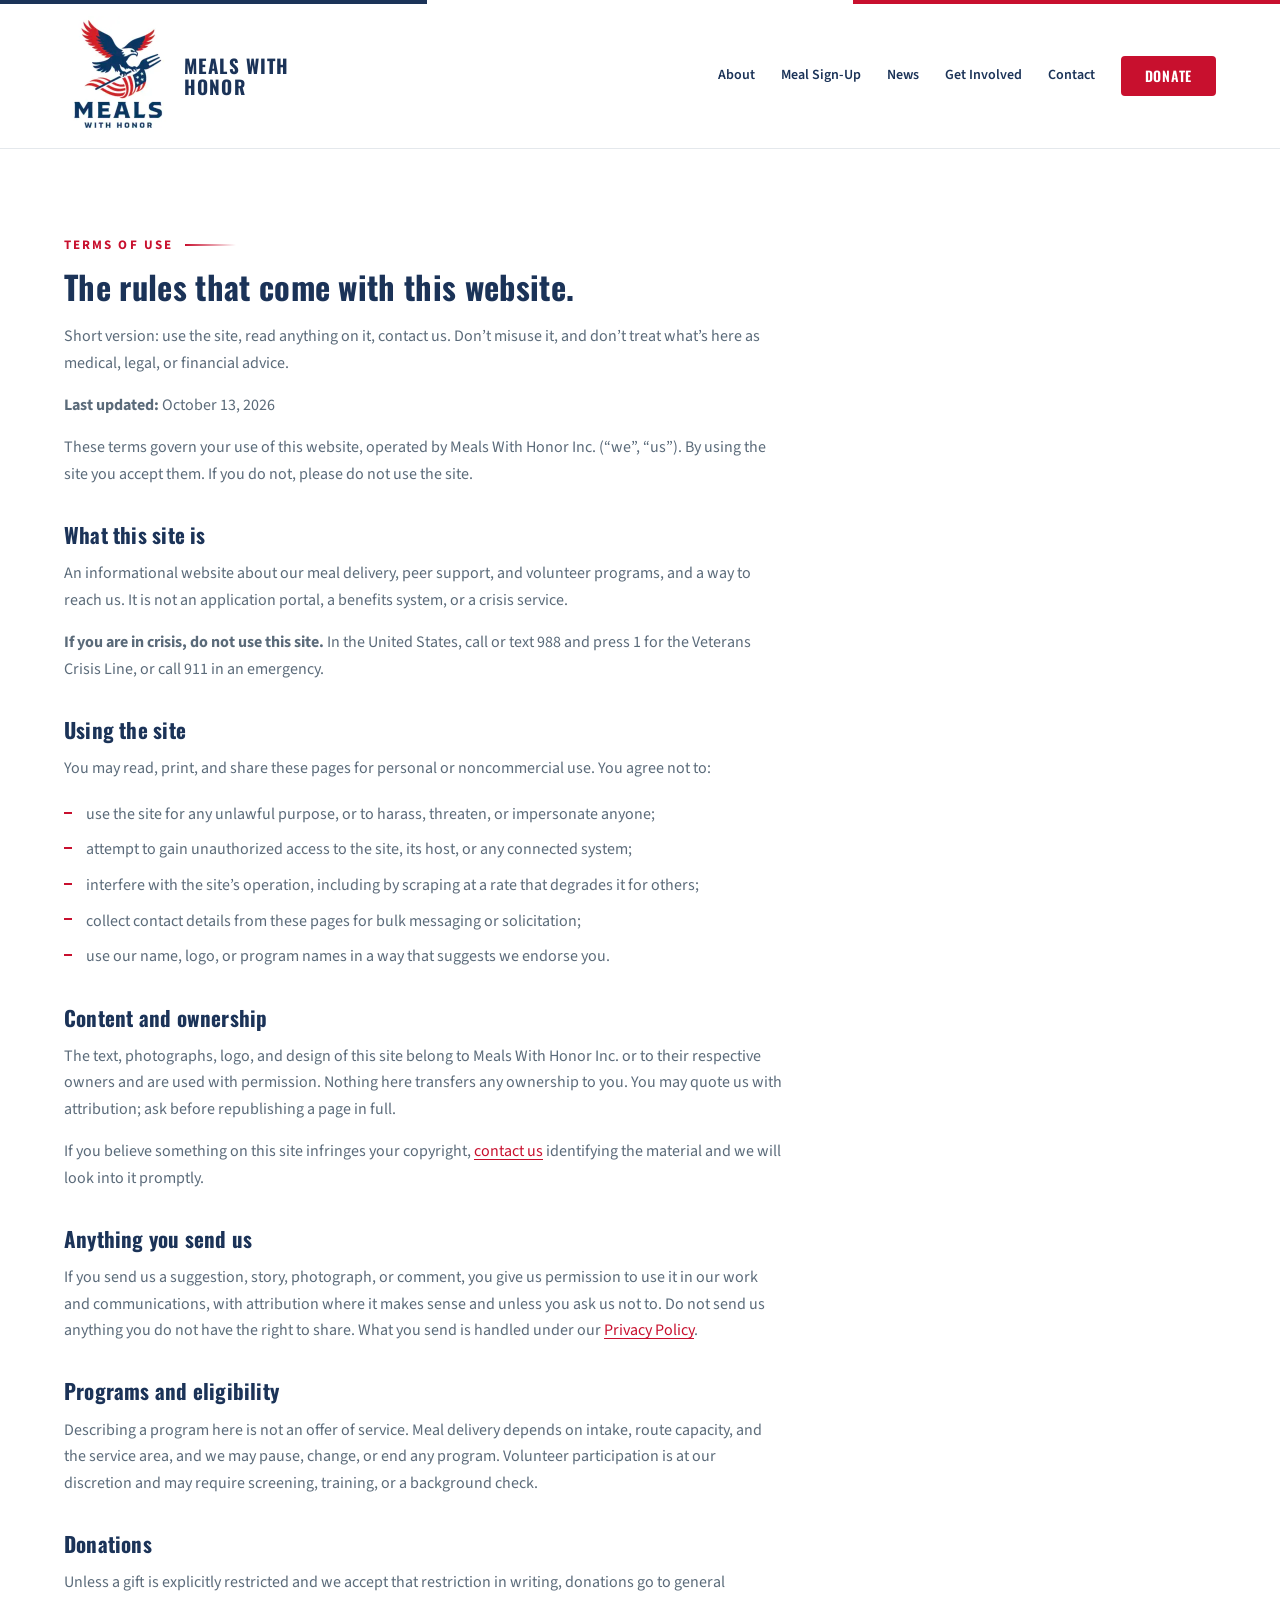
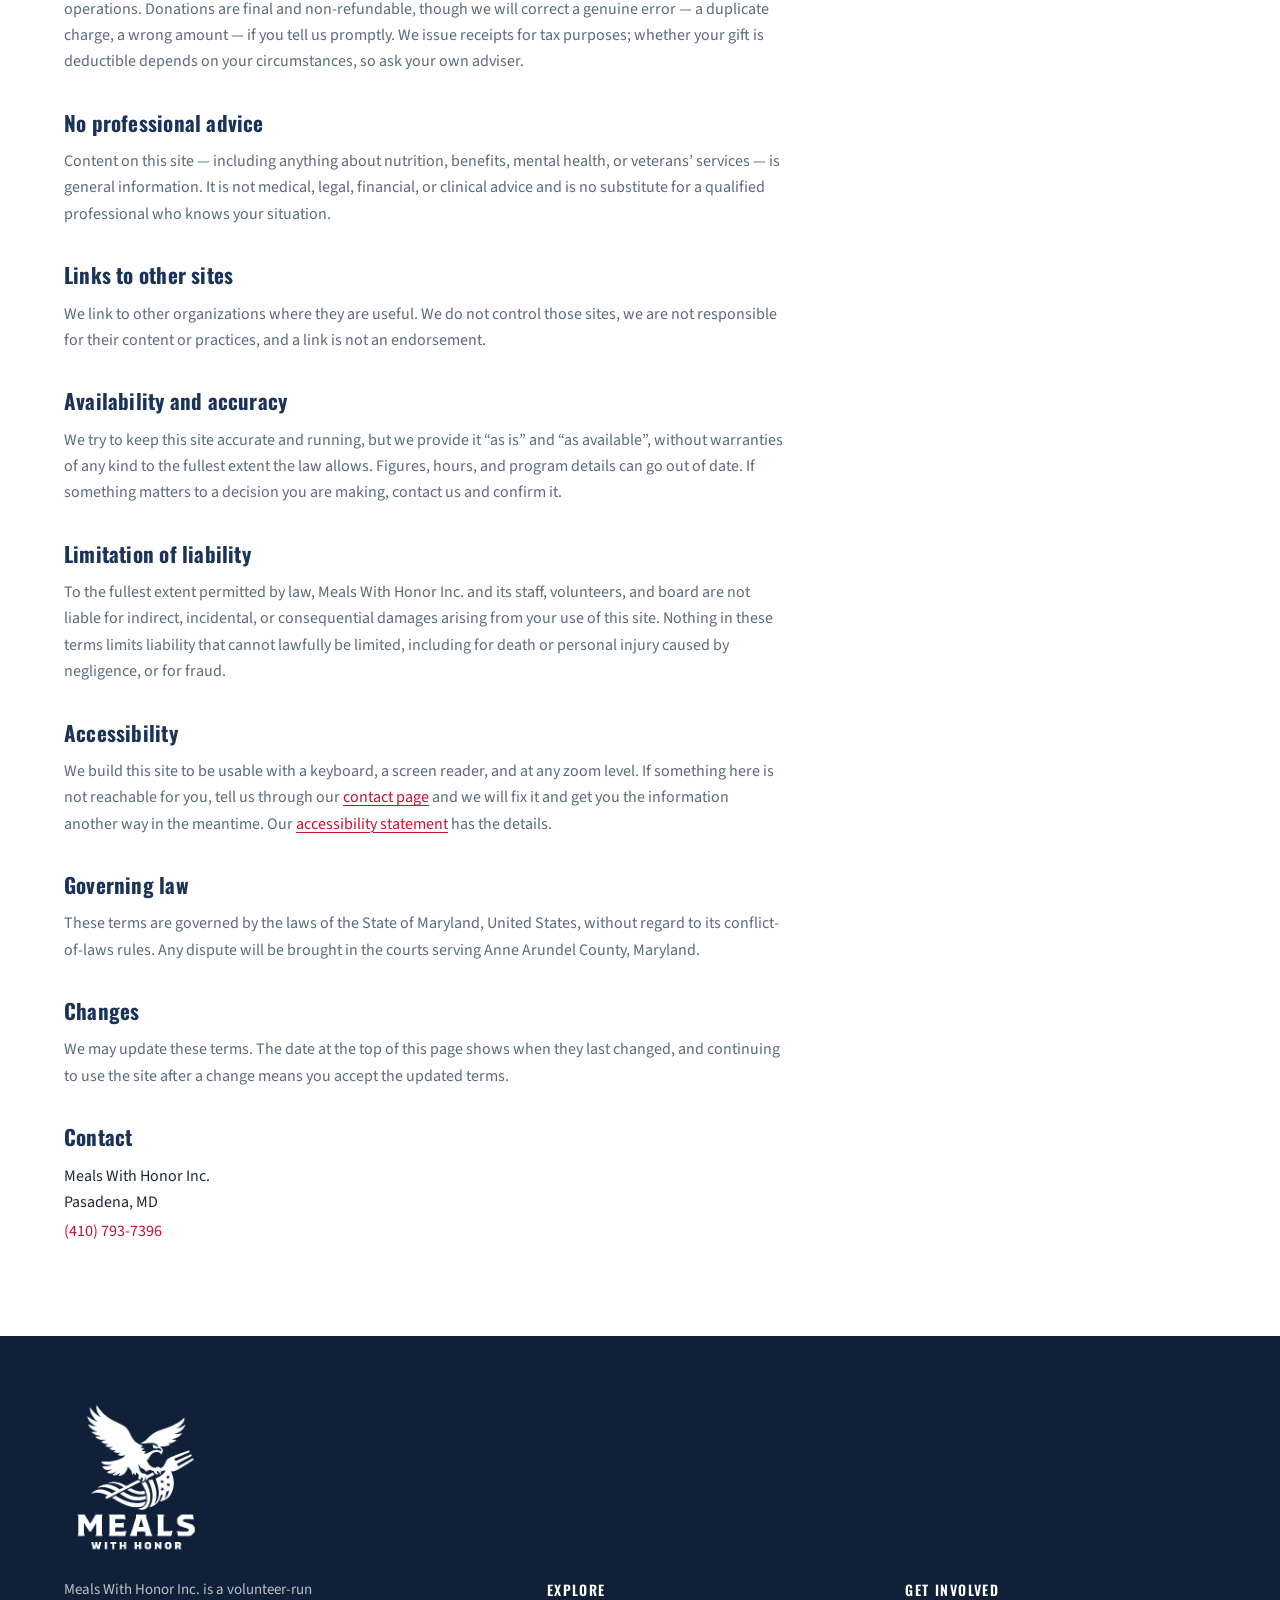
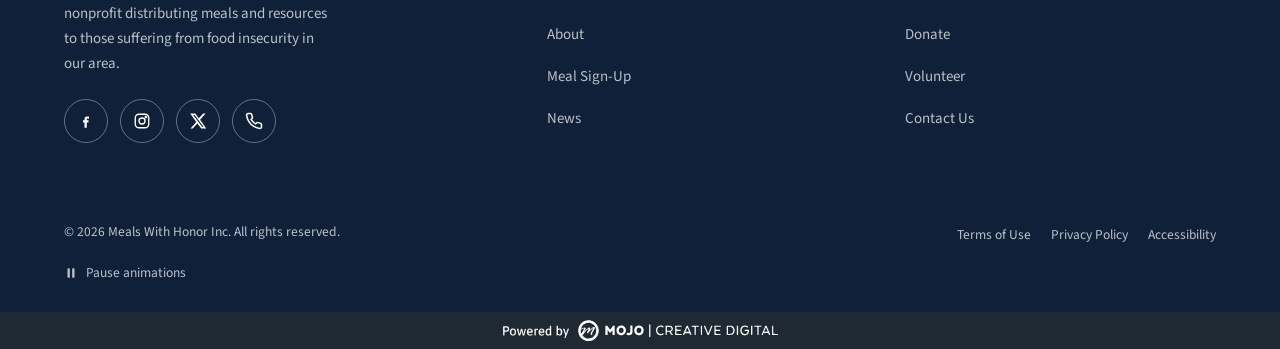
<file: terms-of-use.html>
<!doctype html>
<html lang="en-US">
<head>
	<meta charset="UTF-8">
	<meta name="viewport" content="width=device-width, initial-scale=1, viewport-fit=cover">
	<meta name='robots' content='noindex, nofollow' />
<script>
(function (h) {
	if (h.getAttribute('data-motion') !== 'off') h.className += ' mwh-js';
	try { if (localStorage.getItem('mwh-motion-paused') === '1') h.setAttribute('data-motion-paused', ''); } catch (e) {}
})(document.documentElement);
</script>

	<title>Terms of Use - Meals with Honor</title>
	<meta name="description" content="The terms of use for the Meals with Honor website: what the site is for, what it is not, and how to reach us." />
	<meta property="og:locale" content="en_US" />
	<meta property="og:type" content="article" />
	<meta property="og:title" content="Terms of Use - Meals with Honor" />
	<meta property="og:description" content="The terms of use for the Meals with Honor website: what the site is for, what it is not, and how to reach us." />
	<meta property="og:site_name" content="Meals with Honor" />
	<meta name="twitter:card" content="summary_large_image" />
	<meta name="twitter:label1" content="Est. reading time" />
	<meta name="twitter:data1" content="4 minutes" />
	<link rel="preload" href="fonts/oswald-var-latin.woff2" as="font" type="font/woff2" crossorigin>
<link rel="preload" href="fonts/source-sans-3-var-latin.woff2" as="font" type="font/woff2" crossorigin>
<meta name="theme-color" content="#1b3358">
<link rel="manifest" href="site.webmanifest">
<style id="wp-img-auto-sizes-contain-inline-css">
img:is([sizes=auto i],[sizes^="auto," i]){contain-intrinsic-size:3000px 1500px}
/*# sourceURL=wp-img-auto-sizes-contain-inline-css */
</style>
<style id="wp-block-library-inline-css">
:root{--wp-block-synced-color:#7a00df;--wp-block-synced-color--rgb:122,0,223;--wp-bound-block-color:var(--wp-block-synced-color);--wp-editor-canvas-background:#ddd;--wp-admin-theme-color:#007cba;--wp-admin-theme-color--rgb:0,124,186;--wp-admin-theme-color-darker-10:#006ba1;--wp-admin-theme-color-darker-10--rgb:0,107,160.5;--wp-admin-theme-color-darker-20:#005a87;--wp-admin-theme-color-darker-20--rgb:0,90,135;--wp-admin-border-width-focus:2px}@media (min-resolution:192dpi){:root{--wp-admin-border-width-focus:1.5px}}.wp-element-button{cursor:pointer}:root .has-very-light-gray-background-color{background-color:#eee}:root .has-very-dark-gray-background-color{background-color:#313131}:root .has-very-light-gray-color{color:#eee}:root .has-very-dark-gray-color{color:#313131}:root .has-vivid-green-cyan-to-vivid-cyan-blue-gradient-background{background:linear-gradient(135deg,#00d084,#0693e3)}:root .has-purple-crush-gradient-background{background:linear-gradient(135deg,#34e2e4,#4721fb 50%,#ab1dfe)}:root .has-hazy-dawn-gradient-background{background:linear-gradient(135deg,#faaca8,#dad0ec)}:root .has-subdued-olive-gradient-background{background:linear-gradient(135deg,#fafae1,#67a671)}:root .has-atomic-cream-gradient-background{background:linear-gradient(135deg,#fdd79a,#004a59)}:root .has-nightshade-gradient-background{background:linear-gradient(135deg,#330968,#31cdcf)}:root .has-midnight-gradient-background{background:linear-gradient(135deg,#020381,#2874fc)}:root{--wp--preset--font-size--normal:16px;--wp--preset--font-size--huge:42px}.has-regular-font-size{font-size:1em}.has-larger-font-size{font-size:2.625em}.has-normal-font-size{font-size:var(--wp--preset--font-size--normal)}.has-huge-font-size{font-size:var(--wp--preset--font-size--huge)}:root .has-text-align-center{text-align:center}:root .has-text-align-left{text-align:left}:root .has-text-align-right{text-align:right}.has-fit-text{white-space:nowrap!important}#end-resizable-editor-section{display:none}.aligncenter{clear:both}.items-justified-left{justify-content:flex-start}.items-justified-center{justify-content:center}.items-justified-right{justify-content:flex-end}.items-justified-space-between{justify-content:space-between}.screen-reader-text{word-wrap:normal!important;border:0;clip-path:inset(50%);height:1px;margin:-1px;overflow:hidden;padding:0;position:absolute;width:1px;word-break:normal!important}.screen-reader-text:focus{background-color:#ddd;clip-path:none;color:#444;display:block;font-size:1em;height:auto;left:5px;line-height:normal;padding:15px 23px 14px;text-decoration:none;top:5px;width:auto;z-index:100000}html :where(.has-border-color){border-style:solid}html :where([style^=border-color],[style*=";border-color"],[style*="; border-color"]){border-style:solid}html :where([style^=border-top-color],[style*=";border-top-color"],[style*="; border-top-color"]){border-top-style:solid}html :where([style^=border-right-color],[style*=";border-right-color"],[style*="; border-right-color"]){border-right-style:solid}html :where([style^=border-bottom-color],[style*=";border-bottom-color"],[style*="; border-bottom-color"]){border-bottom-style:solid}html :where([style^=border-left-color],[style*=";border-left-color"],[style*="; border-left-color"]){border-left-style:solid}html :where([style^=border-width],[style*=";border-width"],[style*="; border-width"]){border-style:solid}html :where([style^=border-top-width],[style*=";border-top-width"],[style*="; border-top-width"]){border-top-style:solid}html :where([style^=border-right-width],[style*=";border-right-width"],[style*="; border-right-width"]){border-right-style:solid}html :where([style^=border-bottom-width],[style*=";border-bottom-width"],[style*="; border-bottom-width"]){border-bottom-style:solid}html :where([style^=border-left-width],[style*=";border-left-width"],[style*="; border-left-width"]){border-left-style:solid}html :where(img[class*=wp-image-]){height:auto;max-width:100%}:where(figure){margin:0 0 1em}html :where(.is-position-sticky){--wp-admin--admin-bar--position-offset:var(--wp-admin--admin-bar--height,0px)}@media screen and (max-width:600px){html :where(.is-position-sticky){--wp-admin--admin-bar--position-offset:0px}}
/*# sourceURL=/wp-includes/css/dist/block-library/common.min.css */
</style>
<style id="classic-theme-styles-inline-css">
/*! This file is auto-generated */
.wp-block-button__link{color:#fff;background-color:#32373c;border-radius:9999px;box-shadow:none;text-decoration:none;padding:calc(.667em + 2px) calc(1.333em + 2px);font-size:1.125em}.wp-block-file__button{background:#32373c;color:#fff;text-decoration:none}
/*# sourceURL=/wp-includes/css/classic-themes.min.css */
</style>
<link rel='stylesheet' id='mwh-main-css' href='css/main.css' media='all' />
<style id="global-styles-inline-css">
:root{--wp--preset--aspect-ratio--square: 1;--wp--preset--aspect-ratio--4-3: 4/3;--wp--preset--aspect-ratio--3-4: 3/4;--wp--preset--aspect-ratio--3-2: 3/2;--wp--preset--aspect-ratio--2-3: 2/3;--wp--preset--aspect-ratio--16-9: 16/9;--wp--preset--aspect-ratio--9-16: 9/16;--wp--preset--color--black: #000000;--wp--preset--color--cyan-bluish-gray: #abb8c3;--wp--preset--color--white: #ffffff;--wp--preset--color--pale-pink: #f78da7;--wp--preset--color--vivid-red: #cf2e2e;--wp--preset--color--luminous-vivid-orange: #ff6900;--wp--preset--color--luminous-vivid-amber: #fcb900;--wp--preset--color--light-green-cyan: #7bdcb5;--wp--preset--color--vivid-green-cyan: #00d084;--wp--preset--color--pale-cyan-blue: #8ed1fc;--wp--preset--color--vivid-cyan-blue: #0693e3;--wp--preset--color--vivid-purple: #9b51e0;--wp--preset--color--mwh-navy: #1b3358;--wp--preset--color--mwh-navy-dark: #0f2038;--wp--preset--color--mwh-red: #c8102e;--wp--preset--color--mwh-ink: #1f2933;--wp--preset--color--mwh-muted: #5b6b7a;--wp--preset--color--mwh-cream: #fbfaf7;--wp--preset--color--mwh-white: #ffffff;--wp--preset--gradient--vivid-cyan-blue-to-vivid-purple: linear-gradient(135deg,rgb(6,147,227) 0%,rgb(155,81,224) 100%);--wp--preset--gradient--light-green-cyan-to-vivid-green-cyan: linear-gradient(135deg,rgb(122,220,180) 0%,rgb(0,208,130) 100%);--wp--preset--gradient--luminous-vivid-amber-to-luminous-vivid-orange: linear-gradient(135deg,rgb(252,185,0) 0%,rgb(255,105,0) 100%);--wp--preset--gradient--luminous-vivid-orange-to-vivid-red: linear-gradient(135deg,rgb(255,105,0) 0%,rgb(207,46,46) 100%);--wp--preset--gradient--very-light-gray-to-cyan-bluish-gray: linear-gradient(135deg,rgb(238,238,238) 0%,rgb(169,184,195) 100%);--wp--preset--gradient--cool-to-warm-spectrum: linear-gradient(135deg,rgb(74,234,220) 0%,rgb(151,120,209) 20%,rgb(207,42,186) 40%,rgb(238,44,130) 60%,rgb(251,105,98) 80%,rgb(254,248,76) 100%);--wp--preset--gradient--blush-light-purple: linear-gradient(135deg,rgb(255,206,236) 0%,rgb(152,150,240) 100%);--wp--preset--gradient--blush-bordeaux: linear-gradient(135deg,rgb(254,205,165) 0%,rgb(254,45,45) 50%,rgb(107,0,62) 100%);--wp--preset--gradient--luminous-dusk: linear-gradient(135deg,rgb(255,203,112) 0%,rgb(199,81,192) 50%,rgb(65,88,208) 100%);--wp--preset--gradient--pale-ocean: linear-gradient(135deg,rgb(255,245,203) 0%,rgb(182,227,212) 50%,rgb(51,167,181) 100%);--wp--preset--gradient--electric-grass: linear-gradient(135deg,rgb(202,248,128) 0%,rgb(113,206,126) 100%);--wp--preset--gradient--midnight: linear-gradient(135deg,rgb(2,3,129) 0%,rgb(40,116,252) 100%);--wp--preset--font-size--small: 14px;--wp--preset--font-size--medium: 20px;--wp--preset--font-size--large: 21px;--wp--preset--font-size--x-large: 42px;--wp--preset--font-size--normal: 16px;--wp--preset--font-size--huge: 34px;--wp--preset--spacing--20: 0.44rem;--wp--preset--spacing--30: 0.67rem;--wp--preset--spacing--40: 1rem;--wp--preset--spacing--50: 1.5rem;--wp--preset--spacing--60: 2.25rem;--wp--preset--spacing--70: 3.38rem;--wp--preset--spacing--80: 5.06rem;--wp--preset--shadow--natural: 6px 6px 9px rgba(0, 0, 0, 0.2);--wp--preset--shadow--deep: 12px 12px 50px rgba(0, 0, 0, 0.4);--wp--preset--shadow--sharp: 6px 6px 0px rgba(0, 0, 0, 0.2);--wp--preset--shadow--outlined: 6px 6px 0px -3px rgb(255, 255, 255), 6px 6px rgb(0, 0, 0);--wp--preset--shadow--crisp: 6px 6px 0px rgb(0, 0, 0);}.wp-block-button{--wp--preset--dimension--25: 25%;--wp--preset--dimension--50: 50%;--wp--preset--dimension--75: 75%;--wp--preset--dimension--100: 100%;}:where(body) { margin: 0; }:where(.is-layout-flex){gap: 0.5em;}:where(.is-layout-grid){gap: 0.5em;}body .is-layout-flex{display: flex;}.is-layout-flex{flex-wrap: wrap;align-items: center;}.is-layout-flex > :is(*, div){margin: 0;}body .is-layout-grid{display: grid;}.is-layout-grid > :is(*, div){margin: 0;}body{padding-top: 0px;padding-right: 0px;padding-bottom: 0px;padding-left: 0px;}:root :where(.wp-element-button, .wp-block-button__link){background-color: #32373c;border-width: 0;color: #fff;font-family: inherit;font-size: inherit;font-style: inherit;font-weight: inherit;letter-spacing: inherit;line-height: inherit;padding-top: calc(0.667em + 2px);padding-right: calc(1.333em + 2px);padding-bottom: calc(0.667em + 2px);padding-left: calc(1.333em + 2px);text-decoration: none;text-transform: inherit;}.has-black-color{color: var(--wp--preset--color--black) !important;}.has-cyan-bluish-gray-color{color: var(--wp--preset--color--cyan-bluish-gray) !important;}.has-white-color{color: var(--wp--preset--color--white) !important;}.has-pale-pink-color{color: var(--wp--preset--color--pale-pink) !important;}.has-vivid-red-color{color: var(--wp--preset--color--vivid-red) !important;}.has-luminous-vivid-orange-color{color: var(--wp--preset--color--luminous-vivid-orange) !important;}.has-luminous-vivid-amber-color{color: var(--wp--preset--color--luminous-vivid-amber) !important;}.has-light-green-cyan-color{color: var(--wp--preset--color--light-green-cyan) !important;}.has-vivid-green-cyan-color{color: var(--wp--preset--color--vivid-green-cyan) !important;}.has-pale-cyan-blue-color{color: var(--wp--preset--color--pale-cyan-blue) !important;}.has-vivid-cyan-blue-color{color: var(--wp--preset--color--vivid-cyan-blue) !important;}.has-vivid-purple-color{color: var(--wp--preset--color--vivid-purple) !important;}.has-mwh-navy-color{color: var(--wp--preset--color--mwh-navy) !important;}.has-mwh-navy-dark-color{color: var(--wp--preset--color--mwh-navy-dark) !important;}.has-mwh-red-color{color: var(--wp--preset--color--mwh-red) !important;}.has-mwh-ink-color{color: var(--wp--preset--color--mwh-ink) !important;}.has-mwh-muted-color{color: var(--wp--preset--color--mwh-muted) !important;}.has-mwh-cream-color{color: var(--wp--preset--color--mwh-cream) !important;}.has-mwh-white-color{color: var(--wp--preset--color--mwh-white) !important;}.has-black-background-color{background-color: var(--wp--preset--color--black) !important;}.has-cyan-bluish-gray-background-color{background-color: var(--wp--preset--color--cyan-bluish-gray) !important;}.has-white-background-color{background-color: var(--wp--preset--color--white) !important;}.has-pale-pink-background-color{background-color: var(--wp--preset--color--pale-pink) !important;}.has-vivid-red-background-color{background-color: var(--wp--preset--color--vivid-red) !important;}.has-luminous-vivid-orange-background-color{background-color: var(--wp--preset--color--luminous-vivid-orange) !important;}.has-luminous-vivid-amber-background-color{background-color: var(--wp--preset--color--luminous-vivid-amber) !important;}.has-light-green-cyan-background-color{background-color: var(--wp--preset--color--light-green-cyan) !important;}.has-vivid-green-cyan-background-color{background-color: var(--wp--preset--color--vivid-green-cyan) !important;}.has-pale-cyan-blue-background-color{background-color: var(--wp--preset--color--pale-cyan-blue) !important;}.has-vivid-cyan-blue-background-color{background-color: var(--wp--preset--color--vivid-cyan-blue) !important;}.has-vivid-purple-background-color{background-color: var(--wp--preset--color--vivid-purple) !important;}.has-mwh-navy-background-color{background-color: var(--wp--preset--color--mwh-navy) !important;}.has-mwh-navy-dark-background-color{background-color: var(--wp--preset--color--mwh-navy-dark) !important;}.has-mwh-red-background-color{background-color: var(--wp--preset--color--mwh-red) !important;}.has-mwh-ink-background-color{background-color: var(--wp--preset--color--mwh-ink) !important;}.has-mwh-muted-background-color{background-color: var(--wp--preset--color--mwh-muted) !important;}.has-mwh-cream-background-color{background-color: var(--wp--preset--color--mwh-cream) !important;}.has-mwh-white-background-color{background-color: var(--wp--preset--color--mwh-white) !important;}.has-black-border-color{border-color: var(--wp--preset--color--black) !important;}.has-cyan-bluish-gray-border-color{border-color: var(--wp--preset--color--cyan-bluish-gray) !important;}.has-white-border-color{border-color: var(--wp--preset--color--white) !important;}.has-pale-pink-border-color{border-color: var(--wp--preset--color--pale-pink) !important;}.has-vivid-red-border-color{border-color: var(--wp--preset--color--vivid-red) !important;}.has-luminous-vivid-orange-border-color{border-color: var(--wp--preset--color--luminous-vivid-orange) !important;}.has-luminous-vivid-amber-border-color{border-color: var(--wp--preset--color--luminous-vivid-amber) !important;}.has-light-green-cyan-border-color{border-color: var(--wp--preset--color--light-green-cyan) !important;}.has-vivid-green-cyan-border-color{border-color: var(--wp--preset--color--vivid-green-cyan) !important;}.has-pale-cyan-blue-border-color{border-color: var(--wp--preset--color--pale-cyan-blue) !important;}.has-vivid-cyan-blue-border-color{border-color: var(--wp--preset--color--vivid-cyan-blue) !important;}.has-vivid-purple-border-color{border-color: var(--wp--preset--color--vivid-purple) !important;}.has-mwh-navy-border-color{border-color: var(--wp--preset--color--mwh-navy) !important;}.has-mwh-navy-dark-border-color{border-color: var(--wp--preset--color--mwh-navy-dark) !important;}.has-mwh-red-border-color{border-color: var(--wp--preset--color--mwh-red) !important;}.has-mwh-ink-border-color{border-color: var(--wp--preset--color--mwh-ink) !important;}.has-mwh-muted-border-color{border-color: var(--wp--preset--color--mwh-muted) !important;}.has-mwh-cream-border-color{border-color: var(--wp--preset--color--mwh-cream) !important;}.has-mwh-white-border-color{border-color: var(--wp--preset--color--mwh-white) !important;}.has-vivid-cyan-blue-to-vivid-purple-gradient-background{background: var(--wp--preset--gradient--vivid-cyan-blue-to-vivid-purple) !important;}.has-light-green-cyan-to-vivid-green-cyan-gradient-background{background: var(--wp--preset--gradient--light-green-cyan-to-vivid-green-cyan) !important;}.has-luminous-vivid-amber-to-luminous-vivid-orange-gradient-background{background: var(--wp--preset--gradient--luminous-vivid-amber-to-luminous-vivid-orange) !important;}.has-luminous-vivid-orange-to-vivid-red-gradient-background{background: var(--wp--preset--gradient--luminous-vivid-orange-to-vivid-red) !important;}.has-very-light-gray-to-cyan-bluish-gray-gradient-background{background: var(--wp--preset--gradient--very-light-gray-to-cyan-bluish-gray) !important;}.has-cool-to-warm-spectrum-gradient-background{background: var(--wp--preset--gradient--cool-to-warm-spectrum) !important;}.has-blush-light-purple-gradient-background{background: var(--wp--preset--gradient--blush-light-purple) !important;}.has-blush-bordeaux-gradient-background{background: var(--wp--preset--gradient--blush-bordeaux) !important;}.has-luminous-dusk-gradient-background{background: var(--wp--preset--gradient--luminous-dusk) !important;}.has-pale-ocean-gradient-background{background: var(--wp--preset--gradient--pale-ocean) !important;}.has-electric-grass-gradient-background{background: var(--wp--preset--gradient--electric-grass) !important;}.has-midnight-gradient-background{background: var(--wp--preset--gradient--midnight) !important;}.has-small-font-size{font-size: var(--wp--preset--font-size--small) !important;}.has-medium-font-size{font-size: var(--wp--preset--font-size--medium) !important;}.has-large-font-size{font-size: var(--wp--preset--font-size--large) !important;}.has-x-large-font-size{font-size: var(--wp--preset--font-size--x-large) !important;}.has-normal-font-size{font-size: var(--wp--preset--font-size--normal) !important;}.has-huge-font-size{font-size: var(--wp--preset--font-size--huge) !important;}
/*# sourceURL=global-styles-inline-css */
</style>
<link rel="icon" href="images/favicon-512-32x32.png" sizes="32x32" />
<link rel="icon" href="images/favicon-512-192x192.png" sizes="192x192" />
<link rel="apple-touch-icon" href="images/favicon-512-180x180.png" />
</head>

<body class="wp-singular page-template-default page page-id-38 wp-custom-logo wp-embed-responsive wp-theme-meals-with-honor elementor-default elementor-kit-15">

<a class="mwh-skip" href="#main">Skip to content</a>

<header class="mwh-header">
	<div class="mwh-header__inner">
			<a class="mwh-brand" href="index.html">
		<img width="216" height="240" src="images/logo-216x240-png.webp" class="mwh-brand__mark" alt="" fetchpriority="auto" sizes="108px" decoding="async" srcset="images/logo-216x240-png.webp 216w, images/logo-270x300-png.webp 270w, images/logo-png.webp 304w" />		<span class="mwh-brand__word">Meals with<br>Honor</span>
	</a>
	
								<button class="mwh-navtoggle" id="navToggle" type="button"
					aria-expanded="false" aria-controls="primaryNav"
					aria-label="Open menu">
				<span class="mwh-navtoggle__bars"><svg aria-hidden="true" focusable="false" xmlns="http://www.w3.org/2000/svg" width="24" height="24" viewbox="0 0 24 24" fill="none" stroke="currentColor" stroke-width="2" stroke-linecap="round" stroke-linejoin="round"><path d="M3 6h18M3 12h18M3 18h18" /></svg></span>
				<span class="mwh-navtoggle__x"><svg aria-hidden="true" focusable="false" xmlns="http://www.w3.org/2000/svg" width="24" height="24" viewbox="0 0 24 24" fill="none" stroke="currentColor" stroke-width="2" stroke-linecap="round" stroke-linejoin="round"><path d="M18 6L6 18M6 6l12 12" /></svg></span>
			</button>

			<nav class="mwh-nav" id="primaryNav" aria-label="Primary">
				<a href="about.html">About</a><a href="programs.html">Meal Sign-Up</a><a href="news.html">News</a><a href="get-involved.html">Get Involved</a><a href="contact.html">Contact</a><a href="get-involved.html#donate" class="mwh-btn mwh-btn-red mwh-btn--sm">Donate</a>			</nav>
			</div>
</header>

<div class="mwh-navscrim" data-open="false"></div>

<main id="main">
		<section class="mwh-section">
			<div class="mwh-wrap">
				<article class="mwh-article post-38 page type-page status-publish hentry">
											<p class="mwh-kicker">Terms of Use</p>
						
					<h1 class="mwh-heading">The rules that come with this website.</h1>

					<p>Short version: use the site, read anything on it, contact us. Don&#8217;t misuse it, and don&#8217;t treat what&#8217;s here as medical, legal, or financial advice.</p>
<p><strong>Last updated:</strong> <time datetime="2026-10-13">October 13, 2026</time></p>
<p>These terms govern your use of this website, operated by Meals With Honor Inc. (&#8220;we&#8221;, &#8220;us&#8221;). By using the site you accept them. If you do not, please do not use the site.</p>
<h2>What this site is</h2>
<p>An informational website about our meal delivery, peer support, and volunteer programs, and a way to reach us. It is not an application portal, a benefits system, or a crisis service.</p>
<p><strong>If you are in crisis, do not use this site.</strong> In the United States, call or text 988 and press 1 for the Veterans Crisis Line, or call 911 in an emergency.</p>
<h2>Using the site</h2>
<p>You may read, print, and share these pages for personal or noncommercial use. You agree not to:</p>
<ul>
<li>use the site for any unlawful purpose, or to harass, threaten, or impersonate anyone;</li>
<li>attempt to gain unauthorized access to the site, its host, or any connected system;</li>
<li>interfere with the site&#8217;s operation, including by scraping at a rate that degrades it for others;</li>
<li>collect contact details from these pages for bulk messaging or solicitation;</li>
<li>use our name, logo, or program names in a way that suggests we endorse you.</li>
</ul>
<h2>Content and ownership</h2>
<p>The text, photographs, logo, and design of this site belong to Meals With Honor Inc. or to their respective owners and are used with permission. Nothing here transfers any ownership to you. You may quote us with attribution; ask before republishing a page in full.</p>
<p>If you believe something on this site infringes your copyright, <a href="contact.html">contact us</a> identifying the material and we will look into it promptly.</p>
<h2>Anything you send us</h2>
<p>If you send us a suggestion, story, photograph, or comment, you give us permission to use it in our work and communications, with attribution where it makes sense and unless you ask us not to. Do not send us anything you do not have the right to share. What you send is handled under our <a href="privacy-policy.html">Privacy Policy</a>.</p>
<h2>Programs and eligibility</h2>
<p>Describing a program here is not an offer of service. Meal delivery depends on intake, route capacity, and the service area, and we may pause, change, or end any program. Volunteer participation is at our discretion and may require screening, training, or a background check.</p>
<h2>Donations</h2>
<p>Unless a gift is explicitly restricted and we accept that restriction in writing, donations go to general operations. Donations are final and non-refundable, though we will correct a genuine error — a duplicate charge, a wrong amount — if you tell us promptly. We issue receipts for tax purposes; whether your gift is deductible depends on your circumstances, so ask your own adviser.</p>
<h2>No professional advice</h2>
<p>Content on this site — including anything about nutrition, benefits, mental health, or veterans&#8217; services — is general information. It is not medical, legal, financial, or clinical advice and is no substitute for a qualified professional who knows your situation.</p>
<h2>Links to other sites</h2>
<p>We link to other organizations where they are useful. We do not control those sites, we are not responsible for their content or practices, and a link is not an endorsement.</p>
<h2>Availability and accuracy</h2>
<p>We try to keep this site accurate and running, but we provide it &#8220;as is&#8221; and &#8220;as available&#8221;, without warranties of any kind to the fullest extent the law allows. Figures, hours, and program details can go out of date. If something matters to a decision you are making, contact us and confirm it.</p>
<h2>Limitation of liability</h2>
<p>To the fullest extent permitted by law, Meals With Honor Inc. and its staff, volunteers, and board are not liable for indirect, incidental, or consequential damages arising from your use of this site. Nothing in these terms limits liability that cannot lawfully be limited, including for death or personal injury caused by negligence, or for fraud.</p>
<h2>Accessibility</h2>
<p>We build this site to be usable with a keyboard, a screen reader, and at any zoom level. If something here is not reachable for you, tell us through our <a href="contact.html">contact page</a> and we will fix it and get you the information another way in the meantime. Our <a href="accessibility.html">accessibility statement</a> has the details.</p>
<h2>Governing law</h2>
<p>These terms are governed by the laws of the State of Maryland, United States, without regard to its conflict-of-laws rules. Any dispute will be brought in the courts serving Anne Arundel County, Maryland.</p>
<h2>Changes</h2>
<p>We may update these terms. The date at the top of this page shows when they last changed, and continuing to use the site after a change means you accept the updated terms.</p>
<h2>Contact</h2>
<address class="mwh-address">Meals With Honor Inc.<br>Pasadena, MD<br><a href="tel:4107937396">(410) 793-7396</a></address>
				</article>
			</div>
		</section>
		</main>

<footer class="mwh-footer">
	<h2 class="mwh-sr">Site footer</h2>

	<div class="mwh-footer__inner">
		<div>
											<img class="mwh-footer__logo" src="images/logo/logo-white.png" width="304" height="338" alt="" loading="lazy" decoding="async">
			
							<p class="mwh-footer__blurb">Meals With Honor Inc. is a volunteer-run nonprofit distributing meals and resources to those suffering from food insecurity in our area.</p>
			
							<div class="mwh-social">
												<a aria-hidden="true"><svg aria-hidden="true" focusable="false" xmlns="http://www.w3.org/2000/svg" width="24" height="24" viewbox="0 0 24 24" fill="currentColor"><path d="M13.5 9H16V6h-2.5C11 6 10 7.2 10 9.2V11H8v3h2v7h3v-7h2.2l.3-3H13v-1.3c0-.7.3-1.7 1.5-1.7Z" />
</svg></a>
														<a href="https://www.instagram.com/mealswithhonor/" target="_blank" rel="noopener" aria-label="Instagram (opens in a new tab)"><svg aria-hidden="true" focusable="false" xmlns="http://www.w3.org/2000/svg" width="24" height="24" viewbox="0 0 24 24" fill="none" stroke="currentColor" stroke-width="1.8"><rect x="3" y="3" width="18" height="18" rx="5" />
  <circle cx="12" cy="12" r="4" />
  <circle cx="17.2" cy="6.8" r="1" />
</svg></a>
														<a href="https://x.com/mealswithhonor" target="_blank" rel="noopener" aria-label="X (opens in a new tab)"><svg aria-hidden="true" focusable="false" xmlns="http://www.w3.org/2000/svg" width="24" height="24" viewbox="0 0 24 24" fill="currentColor"><path d="M18.9 2H22l-7.2 8.2L23 22h-6.6l-5.2-6.8L5 22H2l7.7-8.8L1.6 2h6.8l4.7 6.2Zm-1.2 18h1.8L7.4 4H5.5Z" />
</svg></a>
													<a href="tel:4107937396" aria-label="Call (410) 793-7396"><svg aria-hidden="true" focusable="false" xmlns="http://www.w3.org/2000/svg" width="24" height="24" viewbox="0 0 24 24" fill="none" stroke="currentColor" stroke-width="2" stroke-linecap="round" stroke-linejoin="round"><path d="M22 16.92v3a2 2 0 0 1-2.18 2 19.79 19.79 0 0 1-8.63-3.07 19.5 19.5 0 0 1-6-6 19.79 19.79 0 0 1-3.07-8.67A2 2 0 0 1 4.11 2h3a2 2 0 0 1 2 1.72 12.84 12.84 0 0 0 .7 2.81 2 2 0 0 1-.45 2.11L8.09 9.91a16 16 0 0 0 6 6l1.27-1.27a2 2 0 0 1 2.11-.45 12.84 12.84 0 0 0 2.81.7A2 2 0 0 1 22 16.92z" /></svg></a>
									</div>
					</div>

					<div class="mwh-footer__col">
				<h3>Explore</h3>
				<nav class="mwh-footer__links" aria-label="Explore">
					<a href="about.html">About</a><a href="programs.html">Meal Sign-Up</a><a href="news.html">News</a>				</nav>
			</div>
		
					<div class="mwh-footer__col">
				<h3>Get Involved</h3>
				<nav class="mwh-footer__links" aria-label="Get Involved">
					<a href="get-involved.html#donate">Donate</a><a href="get-involved.html#volunteer">Volunteer</a><a href="contact.html">Contact Us</a>				</nav>
			</div>
			</div>

	<div class="mwh-colophon">
		<span>
			&copy; 2026 Meals With Honor Inc. All rights reserved.		</span>

								<nav class="mwh-colophon__links" aria-label="Legal">
				<a href="terms-of-use.html" aria-current="page">Terms of Use</a><a href="privacy-policy.html">Privacy Policy</a><a href="accessibility.html">Accessibility</a>			</nav>
			</div>

		<div class="mwh-motion-row">
			<button type="button" class="mwh-motion-btn" data-motion-toggle hidden>
		<span class="mwh-motion-btn__pause"><svg aria-hidden="true" focusable="false" xmlns="http://www.w3.org/2000/svg" viewBox="0 0 24 24" fill="currentColor"><rect x="6" y="4" width="4" height="16" rx="1"/><rect x="14" y="4" width="4" height="16" rx="1"/></svg></span>
		<span class="mwh-motion-btn__play"><svg aria-hidden="true" focusable="false" xmlns="http://www.w3.org/2000/svg" viewBox="0 0 24 24" fill="currentColor"><path d="M7 4.5v15a1 1 0 0 0 1.5.86l12.5-7.5a1 1 0 0 0 0-1.72L8.5 3.64A1 1 0 0 0 7 4.5Z"/></svg></span>
		<span class="mwh-motion-btn__label">Pause animations</span>
	</button>
		</div>

	<p class="mwh-credit">
		<a href="https://mojo.biz" target="_blank" rel="noopener">
			<img src="images/logo/powered-by-mojo.svg" width="630" height="48" alt="Powered by MOJO Creative Digital" loading="lazy" decoding="async">
			<span class="mwh-sr">(opens in a new tab)</span>
		</a>
	</p>
</footer>

<button class="mwh-totop" id="toTop" type="button" aria-label="Back to top">
	<svg aria-hidden="true" focusable="false" xmlns="http://www.w3.org/2000/svg" width="24" height="24" viewbox="0 0 24 24" fill="none" stroke="currentColor" stroke-width="2" stroke-linecap="round" stroke-linejoin="round"><path d="M12 19V5M5 12l7-7 7 7" /></svg></button>

<script id="mwh-main-js-extra">
var mwhL10n = {"openMenu":"Open menu","closeMenu":"Close menu","viewLarger":"%1$s \u2014 view larger","viewer":"Gallery image viewer","prev":"Previous image","next":"Next image","close":"Close viewer","imageOf":"Image %1$s of %2$s.","photoOf":"Photo %1$s of %2$s","pauseMotion":"Pause animations","playMotion":"Play animations"};
//# sourceURL=mwh-main-js-extra
</script>
<script id="mwh-main-js" src="js/main.min.js"></script>
</body>
</html>
</file>
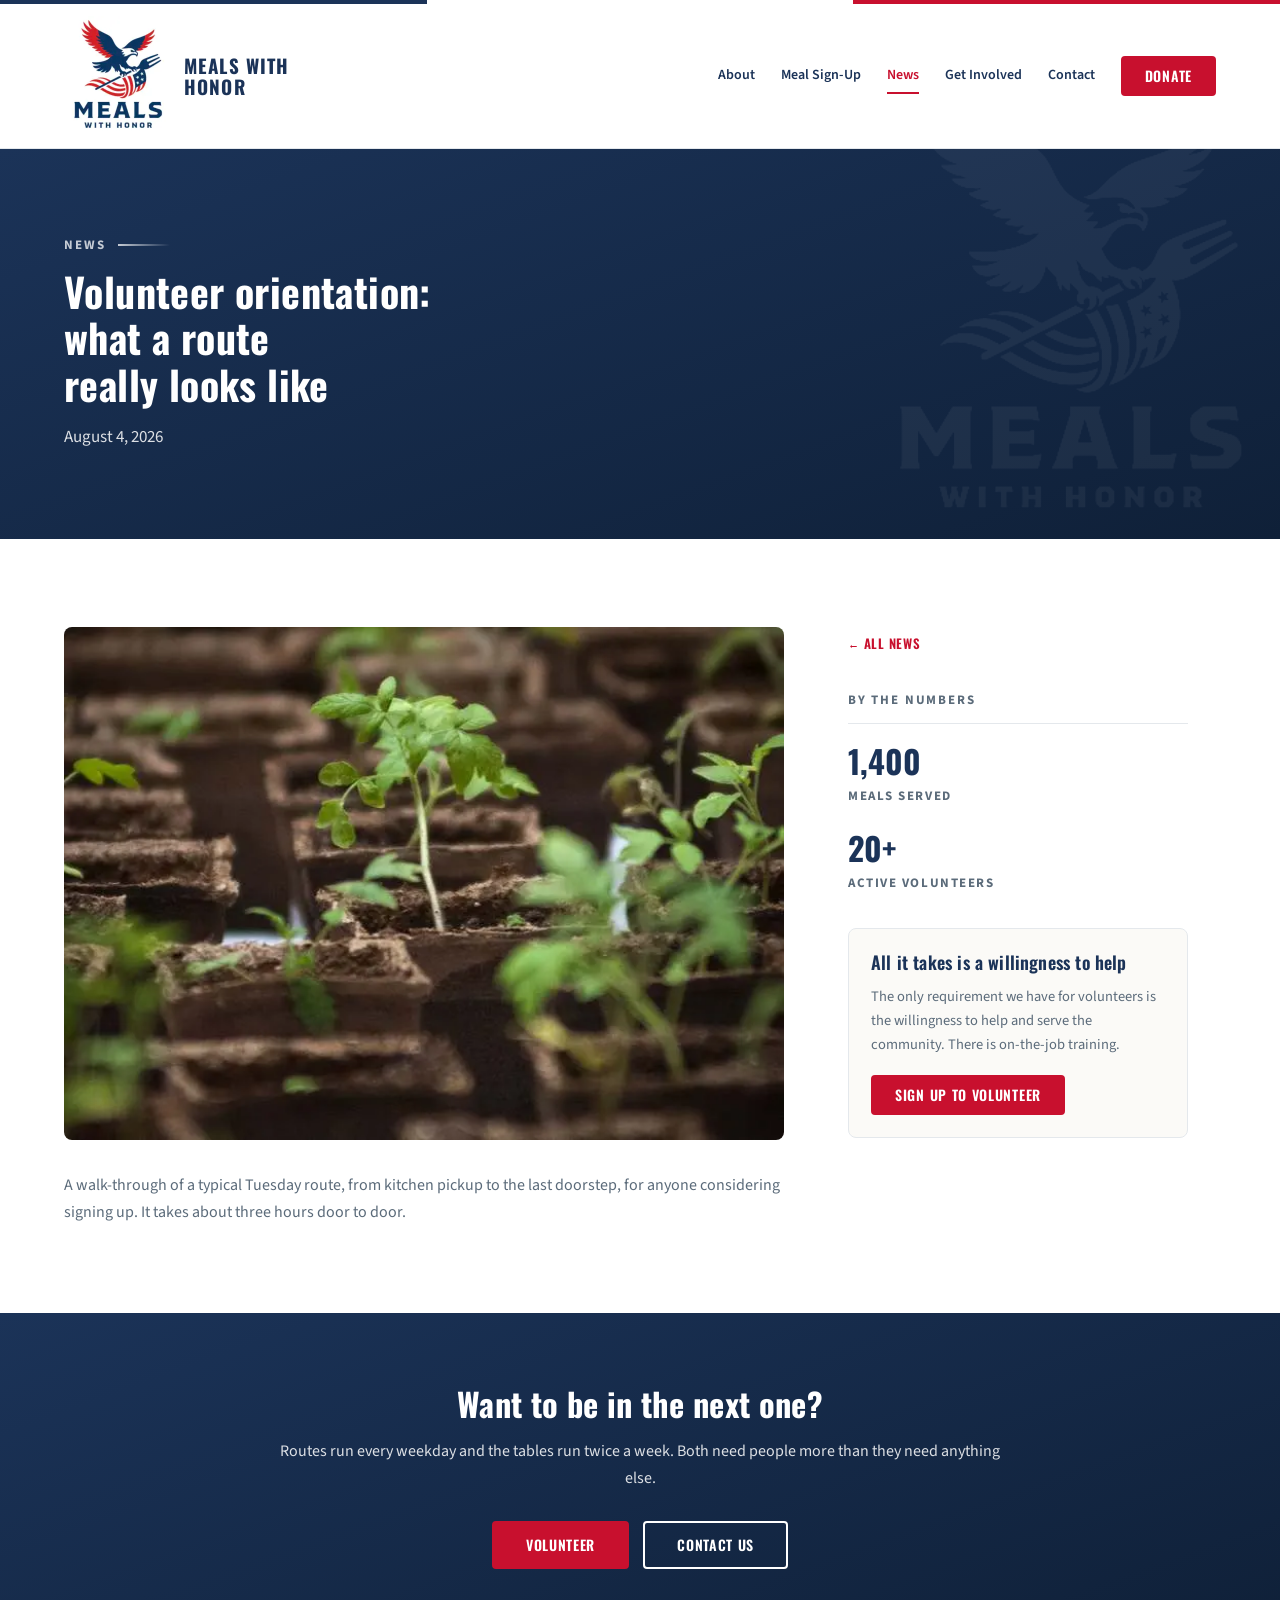
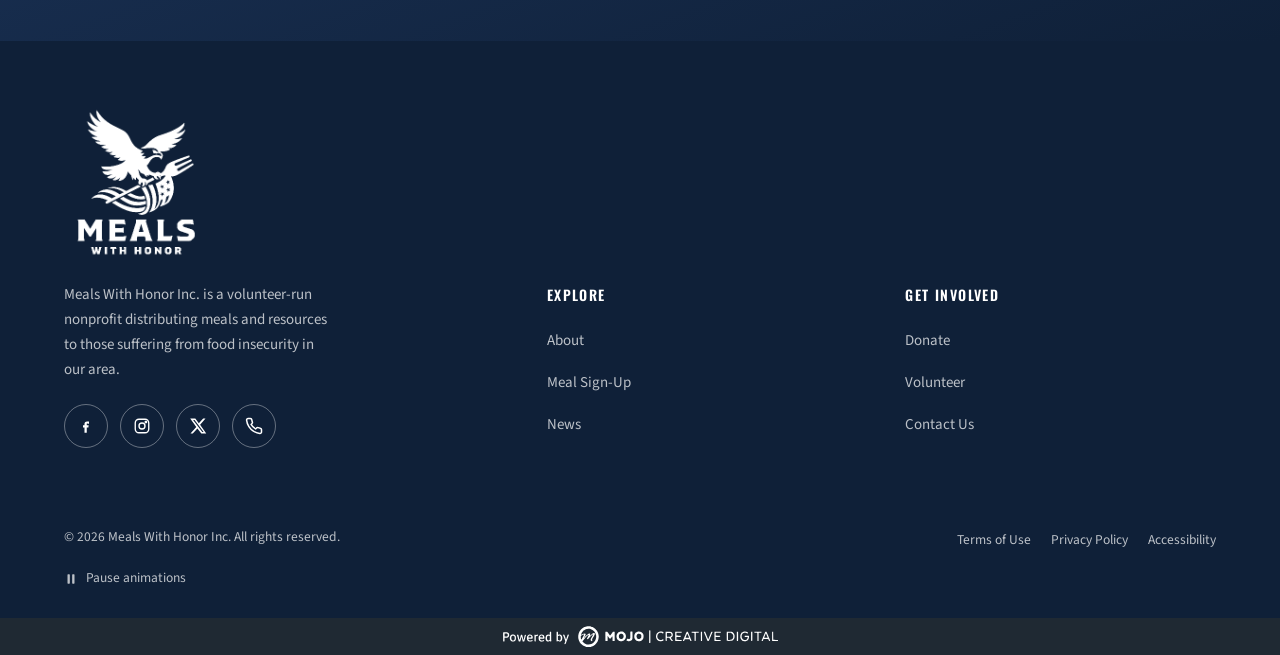
<file: volunteer-orientation-what-a-route-really-looks-like.html>
<!doctype html>
<html lang="en-US">
<head>
	<meta charset="UTF-8">
	<meta name="viewport" content="width=device-width, initial-scale=1, viewport-fit=cover">
	<meta name='robots' content='noindex, nofollow' />
<script>
(function (h) {
	if (h.getAttribute('data-motion') !== 'off') h.className += ' mwh-js';
	try { if (localStorage.getItem('mwh-motion-paused') === '1') h.setAttribute('data-motion-paused', ''); } catch (e) {}
})(document.documentElement);
</script>

	<title>Volunteer orientation: what a route really looks like - Meals with Honor</title>
	<meta name="description" content="A walk-through of a typical Tuesday route, from kitchen pickup to the last doorstep, for anyone considering signing up. It takes about three hours door to door." />
	<meta property="og:locale" content="en_US" />
	<meta property="og:type" content="article" />
	<meta property="og:title" content="Volunteer orientation: what a route really looks like - Meals with Honor" />
	<meta property="og:description" content="A walk-through of a typical Tuesday route, from kitchen pickup to the last doorstep, for anyone considering signing up. It takes about three hours door to door." />
	<meta property="og:site_name" content="Meals with Honor" />
	<meta name="twitter:card" content="summary_large_image" />
	<link rel="preload" href="fonts/oswald-var-latin.woff2" as="font" type="font/woff2" crossorigin>
<link rel="preload" href="fonts/source-sans-3-var-latin.woff2" as="font" type="font/woff2" crossorigin>
<meta name="theme-color" content="#1b3358">
<link rel="manifest" href="site.webmanifest">
<style id="wp-img-auto-sizes-contain-inline-css">
img:is([sizes=auto i],[sizes^="auto," i]){contain-intrinsic-size:3000px 1500px}
/*# sourceURL=wp-img-auto-sizes-contain-inline-css */
</style>
<style id="wp-block-library-inline-css">
:root{--wp-block-synced-color:#7a00df;--wp-block-synced-color--rgb:122,0,223;--wp-bound-block-color:var(--wp-block-synced-color);--wp-editor-canvas-background:#ddd;--wp-admin-theme-color:#007cba;--wp-admin-theme-color--rgb:0,124,186;--wp-admin-theme-color-darker-10:#006ba1;--wp-admin-theme-color-darker-10--rgb:0,107,160.5;--wp-admin-theme-color-darker-20:#005a87;--wp-admin-theme-color-darker-20--rgb:0,90,135;--wp-admin-border-width-focus:2px}@media (min-resolution:192dpi){:root{--wp-admin-border-width-focus:1.5px}}.wp-element-button{cursor:pointer}:root .has-very-light-gray-background-color{background-color:#eee}:root .has-very-dark-gray-background-color{background-color:#313131}:root .has-very-light-gray-color{color:#eee}:root .has-very-dark-gray-color{color:#313131}:root .has-vivid-green-cyan-to-vivid-cyan-blue-gradient-background{background:linear-gradient(135deg,#00d084,#0693e3)}:root .has-purple-crush-gradient-background{background:linear-gradient(135deg,#34e2e4,#4721fb 50%,#ab1dfe)}:root .has-hazy-dawn-gradient-background{background:linear-gradient(135deg,#faaca8,#dad0ec)}:root .has-subdued-olive-gradient-background{background:linear-gradient(135deg,#fafae1,#67a671)}:root .has-atomic-cream-gradient-background{background:linear-gradient(135deg,#fdd79a,#004a59)}:root .has-nightshade-gradient-background{background:linear-gradient(135deg,#330968,#31cdcf)}:root .has-midnight-gradient-background{background:linear-gradient(135deg,#020381,#2874fc)}:root{--wp--preset--font-size--normal:16px;--wp--preset--font-size--huge:42px}.has-regular-font-size{font-size:1em}.has-larger-font-size{font-size:2.625em}.has-normal-font-size{font-size:var(--wp--preset--font-size--normal)}.has-huge-font-size{font-size:var(--wp--preset--font-size--huge)}:root .has-text-align-center{text-align:center}:root .has-text-align-left{text-align:left}:root .has-text-align-right{text-align:right}.has-fit-text{white-space:nowrap!important}#end-resizable-editor-section{display:none}.aligncenter{clear:both}.items-justified-left{justify-content:flex-start}.items-justified-center{justify-content:center}.items-justified-right{justify-content:flex-end}.items-justified-space-between{justify-content:space-between}.screen-reader-text{word-wrap:normal!important;border:0;clip-path:inset(50%);height:1px;margin:-1px;overflow:hidden;padding:0;position:absolute;width:1px;word-break:normal!important}.screen-reader-text:focus{background-color:#ddd;clip-path:none;color:#444;display:block;font-size:1em;height:auto;left:5px;line-height:normal;padding:15px 23px 14px;text-decoration:none;top:5px;width:auto;z-index:100000}html :where(.has-border-color){border-style:solid}html :where([style^=border-color],[style*=";border-color"],[style*="; border-color"]){border-style:solid}html :where([style^=border-top-color],[style*=";border-top-color"],[style*="; border-top-color"]){border-top-style:solid}html :where([style^=border-right-color],[style*=";border-right-color"],[style*="; border-right-color"]){border-right-style:solid}html :where([style^=border-bottom-color],[style*=";border-bottom-color"],[style*="; border-bottom-color"]){border-bottom-style:solid}html :where([style^=border-left-color],[style*=";border-left-color"],[style*="; border-left-color"]){border-left-style:solid}html :where([style^=border-width],[style*=";border-width"],[style*="; border-width"]){border-style:solid}html :where([style^=border-top-width],[style*=";border-top-width"],[style*="; border-top-width"]){border-top-style:solid}html :where([style^=border-right-width],[style*=";border-right-width"],[style*="; border-right-width"]){border-right-style:solid}html :where([style^=border-bottom-width],[style*=";border-bottom-width"],[style*="; border-bottom-width"]){border-bottom-style:solid}html :where([style^=border-left-width],[style*=";border-left-width"],[style*="; border-left-width"]){border-left-style:solid}html :where(img[class*=wp-image-]){height:auto;max-width:100%}:where(figure){margin:0 0 1em}html :where(.is-position-sticky){--wp-admin--admin-bar--position-offset:var(--wp-admin--admin-bar--height,0px)}@media screen and (max-width:600px){html :where(.is-position-sticky){--wp-admin--admin-bar--position-offset:0px}}
/*# sourceURL=/wp-includes/css/dist/block-library/common.min.css */
</style>
<style id="classic-theme-styles-inline-css">
/*! This file is auto-generated */
.wp-block-button__link{color:#fff;background-color:#32373c;border-radius:9999px;box-shadow:none;text-decoration:none;padding:calc(.667em + 2px) calc(1.333em + 2px);font-size:1.125em}.wp-block-file__button{background:#32373c;color:#fff;text-decoration:none}
/*# sourceURL=/wp-includes/css/classic-themes.min.css */
</style>
<link rel='stylesheet' id='mwh-main-css' href='css/main.css' media='all' />
<style id="global-styles-inline-css">
:root{--wp--preset--aspect-ratio--square: 1;--wp--preset--aspect-ratio--4-3: 4/3;--wp--preset--aspect-ratio--3-4: 3/4;--wp--preset--aspect-ratio--3-2: 3/2;--wp--preset--aspect-ratio--2-3: 2/3;--wp--preset--aspect-ratio--16-9: 16/9;--wp--preset--aspect-ratio--9-16: 9/16;--wp--preset--color--black: #000000;--wp--preset--color--cyan-bluish-gray: #abb8c3;--wp--preset--color--white: #ffffff;--wp--preset--color--pale-pink: #f78da7;--wp--preset--color--vivid-red: #cf2e2e;--wp--preset--color--luminous-vivid-orange: #ff6900;--wp--preset--color--luminous-vivid-amber: #fcb900;--wp--preset--color--light-green-cyan: #7bdcb5;--wp--preset--color--vivid-green-cyan: #00d084;--wp--preset--color--pale-cyan-blue: #8ed1fc;--wp--preset--color--vivid-cyan-blue: #0693e3;--wp--preset--color--vivid-purple: #9b51e0;--wp--preset--color--mwh-navy: #1b3358;--wp--preset--color--mwh-navy-dark: #0f2038;--wp--preset--color--mwh-red: #c8102e;--wp--preset--color--mwh-ink: #1f2933;--wp--preset--color--mwh-muted: #5b6b7a;--wp--preset--color--mwh-cream: #fbfaf7;--wp--preset--color--mwh-white: #ffffff;--wp--preset--gradient--vivid-cyan-blue-to-vivid-purple: linear-gradient(135deg,rgb(6,147,227) 0%,rgb(155,81,224) 100%);--wp--preset--gradient--light-green-cyan-to-vivid-green-cyan: linear-gradient(135deg,rgb(122,220,180) 0%,rgb(0,208,130) 100%);--wp--preset--gradient--luminous-vivid-amber-to-luminous-vivid-orange: linear-gradient(135deg,rgb(252,185,0) 0%,rgb(255,105,0) 100%);--wp--preset--gradient--luminous-vivid-orange-to-vivid-red: linear-gradient(135deg,rgb(255,105,0) 0%,rgb(207,46,46) 100%);--wp--preset--gradient--very-light-gray-to-cyan-bluish-gray: linear-gradient(135deg,rgb(238,238,238) 0%,rgb(169,184,195) 100%);--wp--preset--gradient--cool-to-warm-spectrum: linear-gradient(135deg,rgb(74,234,220) 0%,rgb(151,120,209) 20%,rgb(207,42,186) 40%,rgb(238,44,130) 60%,rgb(251,105,98) 80%,rgb(254,248,76) 100%);--wp--preset--gradient--blush-light-purple: linear-gradient(135deg,rgb(255,206,236) 0%,rgb(152,150,240) 100%);--wp--preset--gradient--blush-bordeaux: linear-gradient(135deg,rgb(254,205,165) 0%,rgb(254,45,45) 50%,rgb(107,0,62) 100%);--wp--preset--gradient--luminous-dusk: linear-gradient(135deg,rgb(255,203,112) 0%,rgb(199,81,192) 50%,rgb(65,88,208) 100%);--wp--preset--gradient--pale-ocean: linear-gradient(135deg,rgb(255,245,203) 0%,rgb(182,227,212) 50%,rgb(51,167,181) 100%);--wp--preset--gradient--electric-grass: linear-gradient(135deg,rgb(202,248,128) 0%,rgb(113,206,126) 100%);--wp--preset--gradient--midnight: linear-gradient(135deg,rgb(2,3,129) 0%,rgb(40,116,252) 100%);--wp--preset--font-size--small: 14px;--wp--preset--font-size--medium: 20px;--wp--preset--font-size--large: 21px;--wp--preset--font-size--x-large: 42px;--wp--preset--font-size--normal: 16px;--wp--preset--font-size--huge: 34px;--wp--preset--spacing--20: 0.44rem;--wp--preset--spacing--30: 0.67rem;--wp--preset--spacing--40: 1rem;--wp--preset--spacing--50: 1.5rem;--wp--preset--spacing--60: 2.25rem;--wp--preset--spacing--70: 3.38rem;--wp--preset--spacing--80: 5.06rem;--wp--preset--shadow--natural: 6px 6px 9px rgba(0, 0, 0, 0.2);--wp--preset--shadow--deep: 12px 12px 50px rgba(0, 0, 0, 0.4);--wp--preset--shadow--sharp: 6px 6px 0px rgba(0, 0, 0, 0.2);--wp--preset--shadow--outlined: 6px 6px 0px -3px rgb(255, 255, 255), 6px 6px rgb(0, 0, 0);--wp--preset--shadow--crisp: 6px 6px 0px rgb(0, 0, 0);}.wp-block-button{--wp--preset--dimension--25: 25%;--wp--preset--dimension--50: 50%;--wp--preset--dimension--75: 75%;--wp--preset--dimension--100: 100%;}:where(body) { margin: 0; }:where(.is-layout-flex){gap: 0.5em;}:where(.is-layout-grid){gap: 0.5em;}body .is-layout-flex{display: flex;}.is-layout-flex{flex-wrap: wrap;align-items: center;}.is-layout-flex > :is(*, div){margin: 0;}body .is-layout-grid{display: grid;}.is-layout-grid > :is(*, div){margin: 0;}body{padding-top: 0px;padding-right: 0px;padding-bottom: 0px;padding-left: 0px;}:root :where(.wp-element-button, .wp-block-button__link){background-color: #32373c;border-width: 0;color: #fff;font-family: inherit;font-size: inherit;font-style: inherit;font-weight: inherit;letter-spacing: inherit;line-height: inherit;padding-top: calc(0.667em + 2px);padding-right: calc(1.333em + 2px);padding-bottom: calc(0.667em + 2px);padding-left: calc(1.333em + 2px);text-decoration: none;text-transform: inherit;}.has-black-color{color: var(--wp--preset--color--black) !important;}.has-cyan-bluish-gray-color{color: var(--wp--preset--color--cyan-bluish-gray) !important;}.has-white-color{color: var(--wp--preset--color--white) !important;}.has-pale-pink-color{color: var(--wp--preset--color--pale-pink) !important;}.has-vivid-red-color{color: var(--wp--preset--color--vivid-red) !important;}.has-luminous-vivid-orange-color{color: var(--wp--preset--color--luminous-vivid-orange) !important;}.has-luminous-vivid-amber-color{color: var(--wp--preset--color--luminous-vivid-amber) !important;}.has-light-green-cyan-color{color: var(--wp--preset--color--light-green-cyan) !important;}.has-vivid-green-cyan-color{color: var(--wp--preset--color--vivid-green-cyan) !important;}.has-pale-cyan-blue-color{color: var(--wp--preset--color--pale-cyan-blue) !important;}.has-vivid-cyan-blue-color{color: var(--wp--preset--color--vivid-cyan-blue) !important;}.has-vivid-purple-color{color: var(--wp--preset--color--vivid-purple) !important;}.has-mwh-navy-color{color: var(--wp--preset--color--mwh-navy) !important;}.has-mwh-navy-dark-color{color: var(--wp--preset--color--mwh-navy-dark) !important;}.has-mwh-red-color{color: var(--wp--preset--color--mwh-red) !important;}.has-mwh-ink-color{color: var(--wp--preset--color--mwh-ink) !important;}.has-mwh-muted-color{color: var(--wp--preset--color--mwh-muted) !important;}.has-mwh-cream-color{color: var(--wp--preset--color--mwh-cream) !important;}.has-mwh-white-color{color: var(--wp--preset--color--mwh-white) !important;}.has-black-background-color{background-color: var(--wp--preset--color--black) !important;}.has-cyan-bluish-gray-background-color{background-color: var(--wp--preset--color--cyan-bluish-gray) !important;}.has-white-background-color{background-color: var(--wp--preset--color--white) !important;}.has-pale-pink-background-color{background-color: var(--wp--preset--color--pale-pink) !important;}.has-vivid-red-background-color{background-color: var(--wp--preset--color--vivid-red) !important;}.has-luminous-vivid-orange-background-color{background-color: var(--wp--preset--color--luminous-vivid-orange) !important;}.has-luminous-vivid-amber-background-color{background-color: var(--wp--preset--color--luminous-vivid-amber) !important;}.has-light-green-cyan-background-color{background-color: var(--wp--preset--color--light-green-cyan) !important;}.has-vivid-green-cyan-background-color{background-color: var(--wp--preset--color--vivid-green-cyan) !important;}.has-pale-cyan-blue-background-color{background-color: var(--wp--preset--color--pale-cyan-blue) !important;}.has-vivid-cyan-blue-background-color{background-color: var(--wp--preset--color--vivid-cyan-blue) !important;}.has-vivid-purple-background-color{background-color: var(--wp--preset--color--vivid-purple) !important;}.has-mwh-navy-background-color{background-color: var(--wp--preset--color--mwh-navy) !important;}.has-mwh-navy-dark-background-color{background-color: var(--wp--preset--color--mwh-navy-dark) !important;}.has-mwh-red-background-color{background-color: var(--wp--preset--color--mwh-red) !important;}.has-mwh-ink-background-color{background-color: var(--wp--preset--color--mwh-ink) !important;}.has-mwh-muted-background-color{background-color: var(--wp--preset--color--mwh-muted) !important;}.has-mwh-cream-background-color{background-color: var(--wp--preset--color--mwh-cream) !important;}.has-mwh-white-background-color{background-color: var(--wp--preset--color--mwh-white) !important;}.has-black-border-color{border-color: var(--wp--preset--color--black) !important;}.has-cyan-bluish-gray-border-color{border-color: var(--wp--preset--color--cyan-bluish-gray) !important;}.has-white-border-color{border-color: var(--wp--preset--color--white) !important;}.has-pale-pink-border-color{border-color: var(--wp--preset--color--pale-pink) !important;}.has-vivid-red-border-color{border-color: var(--wp--preset--color--vivid-red) !important;}.has-luminous-vivid-orange-border-color{border-color: var(--wp--preset--color--luminous-vivid-orange) !important;}.has-luminous-vivid-amber-border-color{border-color: var(--wp--preset--color--luminous-vivid-amber) !important;}.has-light-green-cyan-border-color{border-color: var(--wp--preset--color--light-green-cyan) !important;}.has-vivid-green-cyan-border-color{border-color: var(--wp--preset--color--vivid-green-cyan) !important;}.has-pale-cyan-blue-border-color{border-color: var(--wp--preset--color--pale-cyan-blue) !important;}.has-vivid-cyan-blue-border-color{border-color: var(--wp--preset--color--vivid-cyan-blue) !important;}.has-vivid-purple-border-color{border-color: var(--wp--preset--color--vivid-purple) !important;}.has-mwh-navy-border-color{border-color: var(--wp--preset--color--mwh-navy) !important;}.has-mwh-navy-dark-border-color{border-color: var(--wp--preset--color--mwh-navy-dark) !important;}.has-mwh-red-border-color{border-color: var(--wp--preset--color--mwh-red) !important;}.has-mwh-ink-border-color{border-color: var(--wp--preset--color--mwh-ink) !important;}.has-mwh-muted-border-color{border-color: var(--wp--preset--color--mwh-muted) !important;}.has-mwh-cream-border-color{border-color: var(--wp--preset--color--mwh-cream) !important;}.has-mwh-white-border-color{border-color: var(--wp--preset--color--mwh-white) !important;}.has-vivid-cyan-blue-to-vivid-purple-gradient-background{background: var(--wp--preset--gradient--vivid-cyan-blue-to-vivid-purple) !important;}.has-light-green-cyan-to-vivid-green-cyan-gradient-background{background: var(--wp--preset--gradient--light-green-cyan-to-vivid-green-cyan) !important;}.has-luminous-vivid-amber-to-luminous-vivid-orange-gradient-background{background: var(--wp--preset--gradient--luminous-vivid-amber-to-luminous-vivid-orange) !important;}.has-luminous-vivid-orange-to-vivid-red-gradient-background{background: var(--wp--preset--gradient--luminous-vivid-orange-to-vivid-red) !important;}.has-very-light-gray-to-cyan-bluish-gray-gradient-background{background: var(--wp--preset--gradient--very-light-gray-to-cyan-bluish-gray) !important;}.has-cool-to-warm-spectrum-gradient-background{background: var(--wp--preset--gradient--cool-to-warm-spectrum) !important;}.has-blush-light-purple-gradient-background{background: var(--wp--preset--gradient--blush-light-purple) !important;}.has-blush-bordeaux-gradient-background{background: var(--wp--preset--gradient--blush-bordeaux) !important;}.has-luminous-dusk-gradient-background{background: var(--wp--preset--gradient--luminous-dusk) !important;}.has-pale-ocean-gradient-background{background: var(--wp--preset--gradient--pale-ocean) !important;}.has-electric-grass-gradient-background{background: var(--wp--preset--gradient--electric-grass) !important;}.has-midnight-gradient-background{background: var(--wp--preset--gradient--midnight) !important;}.has-small-font-size{font-size: var(--wp--preset--font-size--small) !important;}.has-medium-font-size{font-size: var(--wp--preset--font-size--medium) !important;}.has-large-font-size{font-size: var(--wp--preset--font-size--large) !important;}.has-x-large-font-size{font-size: var(--wp--preset--font-size--x-large) !important;}.has-normal-font-size{font-size: var(--wp--preset--font-size--normal) !important;}.has-huge-font-size{font-size: var(--wp--preset--font-size--huge) !important;}
/*# sourceURL=global-styles-inline-css */
</style>
<link rel="icon" href="images/favicon-512-32x32.png" sizes="32x32" />
<link rel="icon" href="images/favicon-512-192x192.png" sizes="192x192" />
<link rel="apple-touch-icon" href="images/favicon-512-180x180.png" />
</head>

<body class="wp-singular post-template-default single single-post postid-42 single-format-standard wp-custom-logo wp-embed-responsive wp-theme-meals-with-honor elementor-default elementor-kit-15">

<a class="mwh-skip" href="#main">Skip to content</a>

<header class="mwh-header">
	<div class="mwh-header__inner">
			<a class="mwh-brand" href="index.html">
		<img width="216" height="240" src="images/logo-216x240-png.webp" class="mwh-brand__mark" alt="" fetchpriority="auto" sizes="108px" decoding="async" srcset="images/logo-216x240-png.webp 216w, images/logo-270x300-png.webp 270w, images/logo-png.webp 304w" />		<span class="mwh-brand__word">Meals with<br>Honor</span>
	</a>
	
								<button class="mwh-navtoggle" id="navToggle" type="button"
					aria-expanded="false" aria-controls="primaryNav"
					aria-label="Open menu">
				<span class="mwh-navtoggle__bars"><svg aria-hidden="true" focusable="false" xmlns="http://www.w3.org/2000/svg" width="24" height="24" viewbox="0 0 24 24" fill="none" stroke="currentColor" stroke-width="2" stroke-linecap="round" stroke-linejoin="round"><path d="M3 6h18M3 12h18M3 18h18" /></svg></span>
				<span class="mwh-navtoggle__x"><svg aria-hidden="true" focusable="false" xmlns="http://www.w3.org/2000/svg" width="24" height="24" viewbox="0 0 24 24" fill="none" stroke="currentColor" stroke-width="2" stroke-linecap="round" stroke-linejoin="round"><path d="M18 6L6 18M6 6l12 12" /></svg></span>
			</button>

			<nav class="mwh-nav" id="primaryNav" aria-label="Primary">
				<a href="about.html">About</a><a href="programs.html">Meal Sign-Up</a><a href="news.html" aria-current="true">News</a><a href="get-involved.html">Get Involved</a><a href="contact.html">Contact</a><a href="get-involved.html#donate" class="mwh-btn mwh-btn-red mwh-btn--sm">Donate</a>			</nav>
			</div>
</header>

<div class="mwh-navscrim" data-open="false"></div>

<main id="main">
	<section class="mwh-pagehero">
		<div class="mwh-pagehero__inner">
							<p class="mwh-kicker">News</p>
			
							<h1>Volunteer orientation: what a route really looks like</h1>
			
							<p class="mwh-pagehero__copy"><time datetime="2026-08-04T09:00:00-05:00">August 4, 2026</time></p>
					</div>
	</section>
	
	<section class="mwh-section">
		<div class="mwh-wrap mwh-post">
			<article class="mwh-article post-42 post type-post status-publish format-standard has-post-thumbnail hentry category-news-updates">
				<img width="700" height="499" src="images/news-03-jpg.webp" class="attachment-mwh-article size-mwh-article wp-post-image" alt="Tomato seedlings growing in small peat pots" decoding="async" fetchpriority="high" srcset="images/news-03-jpg.webp 700w, images/news-03-300x214-jpg.webp 300w, images/news-03-337x240-jpg.webp 337w" sizes="(max-width: 700px) 100vw, 700px" /><p>A walk-through of a typical Tuesday route, from kitchen pickup to the last doorstep, for anyone considering signing up. It takes about three hours door to door.</p>
			</article>

			<aside class="mwh-post__aside">
				<div class="mwh-post__rail">

					<a class="mwh-backlink" href="news.html">
			<span class="mwh-backlink__arrow" aria-hidden="true">&larr;</span>
			All news		</a>
	
			<h2 class="mwh-rail__title">By the numbers</h2>

		<div class="mwh-rail__stats">
							<div>
					<div class="mwh-stat__n">1,400</div>
					<div class="mwh-stat__l">Meals served</div>
				</div>
							<div>
					<div class="mwh-stat__n">20+</div>
					<div class="mwh-stat__l">Active volunteers</div>
				</div>
					</div>
	
			<div class="mwh-rail__cta">
			<h2 class="mwh-card-heading">All it takes is a willingness to help</h2>

							<p class="mwh-copy">The only requirement we have for volunteers is the willingness to help and serve the community. There is on-the-job training.</p>
			
							<a class="mwh-btn mwh-btn-red mwh-btn--sm" href="get-involved.html#volunteer-signup">Sign Up to Volunteer</a>
					</div>
	
</div>
			</aside>
		</div>
	</section>

		<section class="mwh-cta">
		<div class="mwh-cta__inner">
			<h2>Want to be in the next one?</h2>

							<p>Routes run every weekday and the tables run twice a week. Both need people more than they need anything else.</p>
			
										<div class="mwh-btn-row">
											<a class="mwh-btn mwh-btn-red" href="get-involved.html#volunteer">Volunteer</a>
																<a class="mwh-btn mwh-btn-outline-white" href="contact.html">Contact Us</a>
									</div>
					</div>
	</section>
	</main>

<footer class="mwh-footer">
	<h2 class="mwh-sr">Site footer</h2>

	<div class="mwh-footer__inner">
		<div>
											<img class="mwh-footer__logo" src="images/logo/logo-white.png" width="304" height="338" alt="" loading="lazy" decoding="async">
			
							<p class="mwh-footer__blurb">Meals With Honor Inc. is a volunteer-run nonprofit distributing meals and resources to those suffering from food insecurity in our area.</p>
			
							<div class="mwh-social">
												<a aria-hidden="true"><svg aria-hidden="true" focusable="false" xmlns="http://www.w3.org/2000/svg" width="24" height="24" viewbox="0 0 24 24" fill="currentColor"><path d="M13.5 9H16V6h-2.5C11 6 10 7.2 10 9.2V11H8v3h2v7h3v-7h2.2l.3-3H13v-1.3c0-.7.3-1.7 1.5-1.7Z" />
</svg></a>
														<a href="https://www.instagram.com/mealswithhonor/" target="_blank" rel="noopener" aria-label="Instagram (opens in a new tab)"><svg aria-hidden="true" focusable="false" xmlns="http://www.w3.org/2000/svg" width="24" height="24" viewbox="0 0 24 24" fill="none" stroke="currentColor" stroke-width="1.8"><rect x="3" y="3" width="18" height="18" rx="5" />
  <circle cx="12" cy="12" r="4" />
  <circle cx="17.2" cy="6.8" r="1" />
</svg></a>
														<a href="https://x.com/mealswithhonor" target="_blank" rel="noopener" aria-label="X (opens in a new tab)"><svg aria-hidden="true" focusable="false" xmlns="http://www.w3.org/2000/svg" width="24" height="24" viewbox="0 0 24 24" fill="currentColor"><path d="M18.9 2H22l-7.2 8.2L23 22h-6.6l-5.2-6.8L5 22H2l7.7-8.8L1.6 2h6.8l4.7 6.2Zm-1.2 18h1.8L7.4 4H5.5Z" />
</svg></a>
													<a href="tel:4107937396" aria-label="Call (410) 793-7396"><svg aria-hidden="true" focusable="false" xmlns="http://www.w3.org/2000/svg" width="24" height="24" viewbox="0 0 24 24" fill="none" stroke="currentColor" stroke-width="2" stroke-linecap="round" stroke-linejoin="round"><path d="M22 16.92v3a2 2 0 0 1-2.18 2 19.79 19.79 0 0 1-8.63-3.07 19.5 19.5 0 0 1-6-6 19.79 19.79 0 0 1-3.07-8.67A2 2 0 0 1 4.11 2h3a2 2 0 0 1 2 1.72 12.84 12.84 0 0 0 .7 2.81 2 2 0 0 1-.45 2.11L8.09 9.91a16 16 0 0 0 6 6l1.27-1.27a2 2 0 0 1 2.11-.45 12.84 12.84 0 0 0 2.81.7A2 2 0 0 1 22 16.92z" /></svg></a>
									</div>
					</div>

					<div class="mwh-footer__col">
				<h3>Explore</h3>
				<nav class="mwh-footer__links" aria-label="Explore">
					<a href="about.html">About</a><a href="programs.html">Meal Sign-Up</a><a href="news.html" aria-current="true">News</a>				</nav>
			</div>
		
					<div class="mwh-footer__col">
				<h3>Get Involved</h3>
				<nav class="mwh-footer__links" aria-label="Get Involved">
					<a href="get-involved.html#donate">Donate</a><a href="get-involved.html#volunteer">Volunteer</a><a href="contact.html">Contact Us</a>				</nav>
			</div>
			</div>

	<div class="mwh-colophon">
		<span>
			&copy; 2026 Meals With Honor Inc. All rights reserved.		</span>

								<nav class="mwh-colophon__links" aria-label="Legal">
				<a href="terms-of-use.html">Terms of Use</a><a href="privacy-policy.html">Privacy Policy</a><a href="accessibility.html">Accessibility</a>			</nav>
			</div>

		<div class="mwh-motion-row">
			<button type="button" class="mwh-motion-btn" data-motion-toggle hidden>
		<span class="mwh-motion-btn__pause"><svg aria-hidden="true" focusable="false" xmlns="http://www.w3.org/2000/svg" viewBox="0 0 24 24" fill="currentColor"><rect x="6" y="4" width="4" height="16" rx="1"/><rect x="14" y="4" width="4" height="16" rx="1"/></svg></span>
		<span class="mwh-motion-btn__play"><svg aria-hidden="true" focusable="false" xmlns="http://www.w3.org/2000/svg" viewBox="0 0 24 24" fill="currentColor"><path d="M7 4.5v15a1 1 0 0 0 1.5.86l12.5-7.5a1 1 0 0 0 0-1.72L8.5 3.64A1 1 0 0 0 7 4.5Z"/></svg></span>
		<span class="mwh-motion-btn__label">Pause animations</span>
	</button>
		</div>

	<p class="mwh-credit">
		<a href="https://mojo.biz" target="_blank" rel="noopener">
			<img src="images/logo/powered-by-mojo.svg" width="630" height="48" alt="Powered by MOJO Creative Digital" loading="lazy" decoding="async">
			<span class="mwh-sr">(opens in a new tab)</span>
		</a>
	</p>
</footer>

<button class="mwh-totop" id="toTop" type="button" aria-label="Back to top">
	<svg aria-hidden="true" focusable="false" xmlns="http://www.w3.org/2000/svg" width="24" height="24" viewbox="0 0 24 24" fill="none" stroke="currentColor" stroke-width="2" stroke-linecap="round" stroke-linejoin="round"><path d="M12 19V5M5 12l7-7 7 7" /></svg></button>

<script id="mwh-main-js-extra">
var mwhL10n = {"openMenu":"Open menu","closeMenu":"Close menu","viewLarger":"%1$s \u2014 view larger","viewer":"Gallery image viewer","prev":"Previous image","next":"Next image","close":"Close viewer","imageOf":"Image %1$s of %2$s.","photoOf":"Photo %1$s of %2$s","pauseMotion":"Pause animations","playMotion":"Play animations"};
//# sourceURL=mwh-main-js-extra
</script>
<script id="mwh-main-js" src="js/main.min.js"></script>
</body>
</html>
</file>
<file: css/base-desktop.css>
.elementor .e-div-block-base{min-width:30px;padding:10px;display:block;}.elementor .e-flexbox-base{padding:10px;display:flex;flex-direction:row;}.elementor .e-grid-base{column-gap:20px;padding:10px;display:grid;row-gap:20px;grid-template-columns:repeat(3, 1fr);grid-template-rows:repeat(2, 1fr);}.elementor .e-tabs-base{padding-block-start:0px;display:flex;flex-direction:column;gap:30px;}.elementor .e-tabs-menu-base{display:flex;justify-content:center;}.elementor .e-tab-base{width:160px;color:#0C0D0E;cursor:pointer;padding:8px;border-width:2px;border-color:#E0E0E0;border-style:solid;background-color:#FFFFFF;display:block;}.elementor .e-tab-base.e--selected{border-color:#0C0D0E;outline-width:0px;}.elementor .e-tab-base:focus{border-color:#0C0D0E;outline-width:0px;}.elementor .e-tab-base:hover,.elementor .e-tab-base:focus-visible{background-color:#E0E0E0;}.elementor .e-tabs-content-area-base{display:block;}.elementor .e-tab-content-base{min-width:30px;padding:10px;display:block;}.elementor .e-accordion-base{padding:0px;display:flex;flex-direction:column;}.elementor .e-accordion-item-base{padding:0px;display:block;}.elementor .e-accordion-item-header-base{cursor:pointer;padding:10px;display:flex;gap:8px;justify-content:space-between;align-items:center;}.elementor .e-accordion-item-title-base{padding:0px;}.elementor .e-accordion-item-icon-base{width:200px;height:20px;padding:0px;display:inline-flex;flex:0 0 auto;justify-content:flex-end;align-items:center;}.elementor .e-accordion-item-content-base{min-width:30px;padding:10px;display:block;}.elementor .e-background-video-base{width:100%;overflow:hidden;position:relative;padding:10px;display:flex;flex-direction:column;}.elementor .e-background-video-content-base{width:100%;position:relative;z-index:1;padding:0px;display:flex;flex-direction:column;flex:1 1 auto;}.elementor .e-background-video-controls-base{width:auto;position:absolute;inset-inline-end:20px;inset-block-end:20px;z-index:2;display:flex;gap:8px;}.elementor .e-background-video-play-base{cursor:pointer;padding:8px;border-style:none;background-color:transparent;display:inline-flex;justify-content:center;align-items:center;}.elementor .e-background-video-pause-base{cursor:pointer;padding:8px;border-style:none;background-color:transparent;display:inline-flex;justify-content:center;align-items:center;}.elementor .e-form-base{display:block;}.elementor .e-collection-loop-base{display:block;}.elementor .e-heading-base{margin:0px;}.elementor .e-heading-link-base{all:unset;cursor:pointer;}.elementor .e-image-link-base{width:fit-content;all:unset;cursor:pointer;display:inherit;}.elementor .e-image-base{display:block;}.elementor .e-paragraph-base{margin:0px;}.elementor .e-paragraph-link-base{all:unset;cursor:pointer;}.elementor .e-svg-base{width:65px;height:65px;display:inline-block;}.elementor .e-button-base{text-align:center;padding-block-start:12px;padding-block-end:12px;padding-inline-start:24px;padding-inline-end:24px;border-radius:2px;border-width:0px;background-color:#375EFB;display:inline-block;}.elementor .e-youtube-base{overflow:hidden;aspect-ratio:16/9;}.elementor .e-divider-base{width:100%;height:1px;border-width:0px;border-color:transparent;border-style:none;background-color:#000;}.elementor .e-self-hosted-video-base{max-width:100vw;aspect-ratio:16/9;display:inline-block;}
</file>
<file: css/base-mobile.css>
@media(max-width:600px){.elementor .e-grid-base{grid-template-columns:repeat(1, 1fr);}}
</file>
<file: css/wall-of-honor.css>
/* ==========================================================================
   Wall of Honor — sponsors & donors section (home page)
   Separate from main.css because main.css is a generated theme build.
   Readability first: large type, high contrast, no continuously moving
   text, big labelled controls, and nothing auto-advances when the visitor
   (or the site's "Pause animations" toggle / OS reduced-motion) says not to.
   ========================================================================== */

/* centered heading block */
.mwh-woh__head { text-align: center; }
.mwh-woh__head .mwh-copy { margin-left: auto; margin-right: auto; }
/* kicker is a flex row with a trailing line; mirror it so the centered label is balanced */
.mwh-woh__head .mwh-kicker { justify-content: center; }
.mwh-woh__head .mwh-kicker::before {
  content: "";
  flex: none;
  height: 2px;
  width: clamp(24px, 4vw, 56px);
  background: linear-gradient(270deg, currentColor, transparent);
}

.mwh-woh__subhead {
  font-family: var(--mwh-font-heading);
  font-size: 22px;
  font-weight: 600;
  line-height: 1.25;
  color: var(--mwh-navy);
  text-align: center;
  margin: 0 0 20px;
}

/* ---- Business partner logos ---- */
.mwh-woh__logos {
  list-style: none;
  margin: 0 0 56px;
  padding: 0;
  display: grid;
  grid-template-columns: repeat(4, 1fr);
  gap: 20px;
}
.mwh-woh__logo-card {
  background: var(--mwh-cream);
  border: 1px solid var(--mwh-line);
  border-radius: var(--mwh-radius-card);
  padding: 24px 20px 20px;
  text-align: center;
}
.mwh-woh__logo {
  height: 72px;
  display: flex;
  align-items: center;
  justify-content: center;
  margin-bottom: 16px;
}
.mwh-woh__logo img { max-height: 56px; max-width: 100%; width: auto; height: auto; }
.mwh-woh__biz {
  font-size: 18px;
  font-weight: 700;
  line-height: 1.3;
  color: var(--mwh-ink);
  margin: 0;
}
.mwh-woh__gift {
  font-size: 16px;
  line-height: 1.4;
  color: var(--mwh-muted);
  margin: 4px 0 0;
}

/* ---- Individual donor wall (plaque) ---- */
.mwh-woh__wall {
  position: relative;
  background: var(--mwh-navy);
  color: #fff;
  border-radius: var(--mwh-radius-card);
  padding: 44px 44px 36px;
  overflow: hidden;
  box-shadow: var(--mwh-shadow-md);
}
.mwh-woh__wall-head {
  display: flex;
  align-items: flex-end;
  justify-content: space-between;
  gap: 16px 24px;
  flex-wrap: wrap;
  padding-bottom: 22px;
  margin-bottom: 26px;
  border-bottom: 1px solid rgba(255, 255, 255, .22);
}
.mwh-woh__wall-title {
  font-family: var(--mwh-font-heading);
  font-size: 28px;
  font-weight: 600;
  line-height: 1.2;
  color: #fff;
  margin: 0 0 6px;
}
.mwh-woh__wall-note { font-size: 16px; line-height: 1.5; color: rgba(255, 255, 255, .85); margin: 0; }
.mwh-woh__status { font-size: 17px; font-weight: 600; color: #fff; margin: 0; white-space: nowrap; }
.mwh-woh__status:empty { display: none; }

.mwh-woh__names {
  list-style: none;
  margin: 0;
  padding: 0;
  display: grid;
  grid-template-columns: repeat(3, 1fr);
  gap: 14px 28px;
  align-content: start; /* short groups stay top-aligned within the locked height */
  transition: opacity .45s var(--mwh-ease);
}
.mwh-woh__names.is-fading { opacity: 0; }
.mwh-woh__names li {
  display: flex;
  flex-direction: column;
  gap: 2px;
  padding: 10px 0 10px 18px;
  border-left: 3px solid var(--mwh-red);
}
.mwh-woh__names li[hidden] { display: none; }
.mwh-woh__name { font-size: 20px; font-weight: 600; line-height: 1.3; color: #fff; }
.mwh-woh__amt { font-size: 17px; line-height: 1.35; color: rgba(255, 255, 255, .85); }

/* controls: large, labelled, high-contrast */
.mwh-woh__controls {
  display: flex;
  flex-wrap: wrap;
  gap: 12px;
  margin-top: 32px;
  padding-top: 24px;
  border-top: 1px solid rgba(255, 255, 255, .22);
}
.mwh-woh__controls[hidden] { display: none; }
.mwh-woh__ctl {
  min-height: 48px;
  padding: 10px 22px;
  font-family: var(--mwh-font-body);
  font-size: 17px;
  font-weight: 700;
  line-height: 1.2;
  color: #fff;
  background: transparent;
  border: 2px solid rgba(255, 255, 255, .7);
  border-radius: var(--mwh-radius-button);
  cursor: pointer;
}
.mwh-woh__ctl:hover { background: #fff; color: var(--mwh-navy); border-color: #fff; }
.mwh-woh__ctl:focus-visible { outline: 3px solid #fff; outline-offset: 3px; }
.mwh-woh__ctl--all { margin-left: auto; background: #fff; color: var(--mwh-navy); border-color: #fff; }
.mwh-woh__ctl--all:hover { background: var(--mwh-cream); }
.mwh-woh__wall.is-all [data-woh-prev],
.mwh-woh__wall.is-all [data-woh-next],
.mwh-woh__wall.is-all [data-woh-pause] { display: none; }

/* ---- Closing call to action ---- */
.mwh-woh__cta {
  margin-top: 44px;
  display: flex;
  flex-direction: column;
  align-items: center;
  gap: 18px;
  text-align: center;
}
.mwh-woh__cta-copy { font-size: 19px; font-weight: 600; color: var(--mwh-navy); margin: 0; }
.mwh-woh__cta .mwh-btn-row { margin: 0; justify-content: center; }
.mwh-woh__cta .mwh-btn { margin-top: 0; }

/* ---- Responsive ---- */
@media (max-width: 1024px) {
  .mwh-woh__logos { grid-template-columns: repeat(3, 1fr); }
  .mwh-woh__names { grid-template-columns: repeat(2, 1fr); }
}
@media (max-width: 760px) {
  .mwh-woh__logos { grid-template-columns: repeat(2, 1fr); gap: 14px; margin-bottom: 40px; }
  .mwh-woh__logo-card { padding: 18px 14px 16px; }
  .mwh-woh__logo { height: 56px; margin-bottom: 12px; }
  .mwh-woh__logo img { max-height: 44px; }
  .mwh-woh__wall { padding: 34px 22px 26px; }
  .mwh-woh__wall-title { font-size: 24px; }
  /* row 1: Previous | Next   row 2: Pause | See all */
  .mwh-woh__ctl { flex: 1 1 calc(50% - 6px); padding: 10px 12px; }
  .mwh-woh__ctl[data-woh-pause] { order: 3; }
  .mwh-woh__ctl--all { order: 4; margin-left: 0; }
  .mwh-woh__wall.is-all .mwh-woh__ctl--all { flex-basis: 100%; }
  .mwh-woh__cta .mwh-btn-row, .mwh-woh__cta .mwh-btn { width: 100%; }
}
@media (max-width: 520px) {
  .mwh-woh__names { grid-template-columns: 1fr; }
}

@media (prefers-reduced-motion: reduce) {
  .mwh-woh__names { transition: none; }
}

/* section sits on the off-white background now (between the navy meal form and the white gallery),
   so the logo cards switch to white to keep them reading as cards */
.mwh-section--alt .mwh-woh__logo-card { background: #fff; }

/* Featured kitchen partner (Truck of Deliciousness) */
.mwh-woh__logo-card--featured{grid-column:1/-1;display:flex;align-items:center;justify-content:center;gap:32px;text-align:left;border-top:4px solid var(--mwh-red);padding:28px 32px}
.mwh-woh__logo-card--featured .mwh-woh__logo{margin:0;height:auto;flex:0 0 auto}
.mwh-woh__logo-card--featured .mwh-woh__logo img{max-height:72px}
.mwh-woh__tag{font-size:13px;font-weight:700;letter-spacing:.12em;text-transform:uppercase;color:var(--mwh-red);margin:0 0 4px}
@media (max-width:760px){.mwh-woh__logo-card--featured{flex-direction:column;text-align:center;gap:14px;padding:22px 16px}}
</file>
<file: css/volunteer-form.css>
/* ==========================================================================
   Volunteer sign-up form — Get Involved page
   Separate from main.css because main.css is a generated theme build.
   Built for older visitors: large labels (not tiny uppercase), 52px+ inputs,
   big tappable shift tiles, plain-language errors next to each field.
   ========================================================================== */

/* ---- Intro column ---- */
.mwh-vol__facts {
  list-style: none;
  margin: 28px 0 0;
  padding: 0;
  display: grid;
  gap: 14px;
  max-width: 520px;
}
.mwh-vol__facts li {
  display: grid;
  grid-template-columns: 110px 1fr;
  gap: 12px;
  padding: 14px 0 0;
  border-top: 1px solid var(--mwh-line);
  font-size: 17px;
  line-height: 1.45;
}
.mwh-vol__fact-label { font-weight: 700; color: var(--mwh-navy); }
.mwh-vol__fact-value { color: var(--mwh-ink); }
.mwh-vol__fact-value a { color: var(--mwh-red); font-weight: 600; }

/* ---- Form card ---- */
.mwh-vol__card {
  flex: 1 1 440px;
  max-width: 560px;
  background: #fff;
  border: 1px solid var(--mwh-line);
  border-radius: var(--mwh-radius-card);
  padding: 36px 36px 32px;
}
.mwh-vol__form-title {
  font-family: var(--mwh-font-heading);
  font-size: 26px;
  font-weight: 600;
  line-height: 1.2;
  color: var(--mwh-navy);
  margin: 0 0 6px;
}
.mwh-vol__req-note { font-size: 16px; color: var(--mwh-muted); margin: 0 0 24px; }

.mwh-vol__field { margin: 0 0 22px; }
.mwh-vol__fieldset { border: 0; padding: 0; min-width: 0; }
.mwh-vol__label {
  display: block;
  font-size: 18px;
  font-weight: 700;
  line-height: 1.3;
  color: var(--mwh-ink);
  margin: 0 0 8px;
  padding: 0;
}
.mwh-vol__optional { font-weight: 400; color: var(--mwh-muted); }
.mwh-vol__hint { font-size: 16px; line-height: 1.4; color: var(--mwh-muted); margin: 6px 0 0; }

.mwh-vol__input {
  display: block;
  width: 100%;
  min-height: 54px;
  padding: 12px 16px;
  font-family: var(--mwh-font-body);
  font-size: 18px;
  color: var(--mwh-ink);
  background: #fff;
  border: 2px solid #8a97a5;
  border-radius: var(--mwh-radius-button);
}
.mwh-vol__input:hover { border-color: var(--mwh-navy); }
.mwh-vol__input:focus-visible { outline: 3px solid var(--mwh-navy); outline-offset: 2px; border-color: var(--mwh-navy); }

/* shift tiles: the whole tile is the click target */
.mwh-vol__choices { display: grid; grid-template-columns: repeat(3, 1fr); gap: 10px; }
.mwh-vol__choice { position: relative; cursor: pointer; }
.mwh-vol__choice input {
  position: absolute;
  top: 14px;
  left: 14px;
  width: 22px;
  height: 22px;
  margin: 0;
  accent-color: var(--mwh-red);
  cursor: pointer;
}
.mwh-vol__choice-box {
  display: flex;
  flex-direction: column;
  gap: 2px;
  height: 100%;
  padding: 44px 14px 14px;
  border: 2px solid #8a97a5;
  border-radius: var(--mwh-radius-card);
  background: #fff;
}
.mwh-vol__choice-time { font-size: 18px; font-weight: 700; line-height: 1.25; color: var(--mwh-ink); }
.mwh-vol__choice-sub { font-size: 16px; color: var(--mwh-muted); }
.mwh-vol__choice:hover .mwh-vol__choice-box { border-color: var(--mwh-navy); }
.mwh-vol__choice input:checked + .mwh-vol__choice-box {
  border-color: var(--mwh-red);
  background: #fdf3f4;
  box-shadow: inset 0 0 0 1px var(--mwh-red);
}
.mwh-vol__choice input:focus-visible + .mwh-vol__choice-box { outline: 3px solid var(--mwh-navy); outline-offset: 2px; }

/* ---- Lead positions form ---- */
/* white section: give the card the off-white instead, so it still reads as a panel */
.mwh-vol--lead .mwh-vol__card { background: var(--mwh-cream); }
.mwh-vol__hint--top { margin: -2px 0 12px; }

/* position cards: checkbox + title + full description, whole card clickable */
.mwh-vol__roles { display: grid; gap: 12px; }
.mwh-vol__role { position: relative; cursor: pointer; display: block; }
.mwh-vol__role input {
  position: absolute;
  top: 18px;
  left: 16px;
  width: 22px;
  height: 22px;
  margin: 0;
  accent-color: var(--mwh-red);
  cursor: pointer;
}
.mwh-vol__role-box {
  display: block;
  padding: 16px 18px 16px 52px;
  border: 2px solid #8a97a5;
  border-radius: var(--mwh-radius-card);
  background: #fff;
}
.mwh-vol__role-title { display: block; font-size: 19px; font-weight: 700; line-height: 1.3; color: var(--mwh-ink); margin-bottom: 4px; }
.mwh-vol__role-desc { display: block; font-size: 16px; line-height: 1.55; color: var(--mwh-muted); }
.mwh-vol__role:hover .mwh-vol__role-box { border-color: var(--mwh-navy); }
.mwh-vol__role input:checked + .mwh-vol__role-box {
  border-color: var(--mwh-red);
  background: #fdf3f4;
  box-shadow: inset 0 0 0 1px var(--mwh-red);
}
.mwh-vol__role input:focus-visible + .mwh-vol__role-box { outline: 3px solid var(--mwh-navy); outline-offset: 2px; }
.mwh-vol__fieldset[aria-invalid="true"] .mwh-vol__role-box { border-color: var(--mwh-red-dark); }

/* ---- Meal request form (home + programs, navy section) ---- */
.mwh-vol__textarea { min-height: 96px; resize: vertical; line-height: 1.45; }

/* number tiles 1–10: big targets, easier than a dropdown */
.mwh-vol__counts { display: grid; grid-template-columns: repeat(5, 1fr); gap: 10px; }
.mwh-vol__count { position: relative; cursor: pointer; }
.mwh-vol__count input { position: absolute; opacity: 0; width: 1px; height: 1px; margin: 0; }
.mwh-vol__count span {
  display: flex;
  align-items: center;
  justify-content: center;
  min-height: 56px;
  font-size: 22px;
  font-weight: 700;
  color: var(--mwh-ink);
  background: #fff;
  border: 2px solid #8a97a5;
  border-radius: var(--mwh-radius-button);
}
.mwh-vol__count:hover span { border-color: var(--mwh-navy); }
.mwh-vol__count input:checked + span { background: var(--mwh-red); border-color: var(--mwh-red); color: #fff; }
.mwh-vol__count input:focus-visible + span { outline: 3px solid var(--mwh-navy); outline-offset: 2px; }
.mwh-vol__fieldset[aria-invalid="true"] .mwh-vol__count span { border-color: var(--mwh-red-dark); }

/* full-width option rows with a visible radio */
.mwh-vol__options { display: grid; gap: 10px; }
.mwh-vol__options--2 { grid-template-columns: 1fr 1fr; }
.mwh-vol__option { position: relative; cursor: pointer; display: block; }
.mwh-vol__option input {
  position: absolute;
  top: 16px;
  left: 16px;
  width: 22px;
  height: 22px;
  margin: 0;
  accent-color: var(--mwh-red);
  cursor: pointer;
}
.mwh-vol__option span {
  display: block;
  min-height: 54px;
  padding: 13px 16px 13px 52px;
  font-size: 18px;
  line-height: 1.4;
  color: var(--mwh-ink);
  background: #fff;
  border: 2px solid #8a97a5;
  border-radius: var(--mwh-radius-button);
}
.mwh-vol__option:hover span { border-color: var(--mwh-navy); }
.mwh-vol__option input:checked + span { border-color: var(--mwh-red); background: #fdf3f4; box-shadow: inset 0 0 0 1px var(--mwh-red); }
.mwh-vol__option input:focus-visible + span { outline: 3px solid var(--mwh-navy); outline-offset: 2px; }
.mwh-vol__fieldset[aria-invalid="true"] .mwh-vol__option span { border-color: var(--mwh-red-dark); }

/* navy section: light text in the intro column, card keeps dark text */
.mwh-meal .mwh-vol__card { color: var(--mwh-ink); }
.mwh-meal .mwh-vol__facts li { border-top-color: rgba(255, 255, 255, .22); }
.mwh-meal .mwh-vol__fact-label { color: #fff; }
.mwh-meal .mwh-vol__fact-value { color: rgba(255, 255, 255, .85); }
.mwh-meal .mwh-vol__fact-value a { color: #fff; text-decoration: underline; }

/* ---- Errors ---- */
.mwh-vol__err { display: none; margin: 8px 0 0; font-size: 16px; font-weight: 600; color: var(--mwh-red-dark); }
.mwh-vol__err:not(:empty) { display: flex; gap: 8px; align-items: flex-start; }
.mwh-vol__err:not(:empty)::before { content: "!"; flex: none; width: 20px; height: 20px; margin-top: 1px; border-radius: 50%; background: var(--mwh-red-dark); color: #fff; font-size: 14px; font-weight: 700; line-height: 20px; text-align: center; }
.mwh-vol__input[aria-invalid="true"],
.mwh-vol__fieldset[aria-invalid="true"] .mwh-vol__choice-box { border-color: var(--mwh-red-dark); }

.mwh-vol__errors {
  margin: 0 0 24px;
  padding: 16px 18px;
  border: 2px solid var(--mwh-red-dark);
  border-left-width: 6px;
  border-radius: var(--mwh-radius-button);
  background: #fdf3f4;
}
.mwh-vol__errors:focus { outline: 3px solid var(--mwh-navy); outline-offset: 2px; }
.mwh-vol__errors-title { font-size: 17px; font-weight: 700; color: var(--mwh-red-dark); margin: 0 0 6px; }
.mwh-vol__errors ul { list-style: none; margin: 0; padding: 0; display: grid; gap: 4px; }
.mwh-vol__errors a { font-size: 16px; color: var(--mwh-ink); text-decoration: underline; }

/* ---- Submit & footer ---- */
.mwh-vol__submit { width: 100%; min-height: 56px; margin-top: 6px; font-size: 17px; }
.mwh-vol__submit[disabled] { opacity: .7; cursor: progress; }
.mwh-vol__privacy { font-size: 15px; line-height: 1.5; color: var(--mwh-muted); margin: 14px 0 0; text-align: center; }
.mwh-vol__privacy a { color: var(--mwh-navy); }

/* ---- Success state ---- */
.mwh-vol__done { text-align: center; padding: 12px 0 4px; }
.mwh-vol__done:focus { outline: none; }
.mwh-vol__done-icon {
  width: 56px; height: 56px; margin: 0 auto 16px;
  display: flex; align-items: center; justify-content: center;
  border-radius: 50%; background: var(--mwh-navy); color: #fff;
}
.mwh-vol__done-copy { font-size: 18px; line-height: 1.55; color: var(--mwh-ink); margin: 10px 0 22px; }

/* ---- Responsive ---- */
@media (max-width: 1024px) {
  .mwh-vol__card { max-width: none; }
}
@media (max-width: 600px) {
  .mwh-vol__card { padding: 28px 20px 24px; }
  .mwh-vol__choices { grid-template-columns: 1fr; }
  .mwh-vol__choice input { top: 50%; transform: translateY(-50%); }
  .mwh-vol__choice-box { padding: 14px 14px 14px 50px; }
  .mwh-vol__facts li { grid-template-columns: 1fr; gap: 2px; }
  .mwh-vol__options--2 { grid-template-columns: 1fr; }
}
</file>
<file: css/elementor-frontend.min.css>
:root{--direction-multiplier:1}body.rtl,html[dir=rtl]{--direction-multiplier:-1}.elementor-hidden{display:none}.elementor-visibility-hidden{visibility:hidden}.elementor-screen-only,.screen-reader-text,.screen-reader-text span,.ui-helper-hidden-accessible{height:1px;margin:-1px;overflow:hidden;padding:0;position:absolute;top:-10000em;width:1px;clip:rect(0,0,0,0);border:0}.elementor-clearfix:after{clear:both;content:"";display:block;height:0;width:0}.e-logo-wrapper{display:inline-block;line-height:1}.e-logo-wrapper i{color:var(--e-a-color-circle-logo);font-size:2.5em}.elementor *,.elementor :after,.elementor :before{box-sizing:border-box}.elementor a{box-shadow:none;text-decoration:none}.elementor hr{background-color:transparent;margin:0}.elementor img{border:none;border-radius:0;box-shadow:none;height:auto;max-width:100%}.elementor .elementor-widget:not(.elementor-widget-text-editor):not(.elementor-widget-theme-post-content) figure{margin:0}.elementor embed,.elementor iframe,.elementor object,.elementor video{border:none;line-height:1;margin:0;max-width:100%;width:100%}.elementor .elementor-background,.elementor .elementor-background-holder,.elementor .elementor-background-video-container{direction:ltr;inset:0;overflow:hidden;position:absolute;z-index:0}.elementor .elementor-background-video-container{pointer-events:none;transition:opacity 1s}.elementor .elementor-background-video-container.elementor-loading{opacity:0}.elementor .elementor-background-video,.elementor .elementor-background-video-embed{max-width:none}.elementor .elementor-background-video,.elementor .elementor-background-video-embed,.elementor .elementor-background-video-hosted{inset-block-start:50%;inset-inline-start:50%;position:absolute;transform:translate(-50%,-50%)}.elementor .elementor-background-video-hosted{-o-object-fit:cover;object-fit:cover}.elementor .elementor-background-overlay{inset:0;position:absolute}.elementor .elementor-background-slideshow{inset:0;position:absolute;z-index:0}.elementor .elementor-background-slideshow__slide__image{background-position:50%;background-size:cover;height:100%;width:100%}.e-con-inner>.elementor-element.elementor-absolute,.e-con>.elementor-element.elementor-absolute,.elementor-widget-wrap>.elementor-element.elementor-absolute{position:absolute}.e-con-inner>.elementor-element.elementor-fixed,.e-con>.elementor-element.elementor-fixed,.elementor-widget-wrap>.elementor-element.elementor-fixed{position:fixed}.elementor-widget-wrap .elementor-element.elementor-widget__width-auto,.elementor-widget-wrap .elementor-element.elementor-widget__width-initial{max-width:100%}@media (max-width:980px){.elementor-widget-wrap .elementor-element.elementor-widget-tablet__width-auto,.elementor-widget-wrap .elementor-element.elementor-widget-tablet__width-initial{max-width:100%}}@media (max-width:600px){.elementor-widget-wrap .elementor-element.elementor-widget-mobile__width-auto,.elementor-widget-wrap .elementor-element.elementor-widget-mobile__width-initial{max-width:100%}}.elementor-element.elementor-absolute,.elementor-element.elementor-fixed{z-index:1}.elementor-element{--flex-direction:initial;--flex-wrap:initial;--justify-content:initial;--align-items:initial;--align-content:initial;--gap:initial;--flex-basis:initial;--flex-grow:initial;--flex-shrink:initial;--order:initial;--align-self:initial;align-self:var(--align-self);flex-basis:var(--flex-basis);flex-grow:var(--flex-grow);flex-shrink:var(--flex-shrink);order:var(--order)}.elementor-element:where(.e-con-full,.elementor-widget){align-content:var(--align-content);align-items:var(--align-items);flex-direction:var(--flex-direction);flex-wrap:var(--flex-wrap);gap:var(--row-gap) var(--column-gap);justify-content:var(--justify-content)}.elementor-invisible{visibility:hidden}.elementor-custom-embed-play{inset-block-start:50%;inset-inline-start:50%;position:absolute;transform:translate(calc(-50% * var(--direction-multiplier)),-50%)}.elementor-custom-embed-play i{color:#fff;font-size:100px;text-shadow:1px 0 6px rgba(0,0,0,.3)}.elementor-custom-embed-play svg{fill:#fff;filter:drop-shadow(1px 0 6px rgba(0,0,0,.3));height:100px;width:100px}.elementor-custom-embed-play i,.elementor-custom-embed-play svg{opacity:.8;transition:all .5s}.elementor-custom-embed-play.elementor-playing i{font-family:eicons}.elementor-custom-embed-play.elementor-playing i:before{content:"\e8fb"}.elementor-custom-embed-play.elementor-playing i,.elementor-custom-embed-play.elementor-playing svg{animation:eicon-spin 2s linear infinite}.elementor-tag{display:inline-flex}.elementor-ken-burns{transition-duration:10s;transition-property:transform;transition-timing-function:linear}.elementor-ken-burns--out{transform:scale(1.3)}.elementor-ken-burns--active{transition-duration:20s}.elementor-ken-burns--active.elementor-ken-burns--out{transform:scale(1)}.elementor-ken-burns--active.elementor-ken-burns--in{transform:scale(1.3)}.elementor-align-center{text-align:center}.elementor-align-right{text-align:right}.elementor-align-left{text-align:left}.elementor-align-center .elementor-button,.elementor-align-left .elementor-button,.elementor-align-right .elementor-button{width:auto}.elementor-align-justify .elementor-button{width:100%}@media (min-width:-1){.elementor-widescreen-align-center{text-align:center}.elementor-widescreen-align-right{text-align:right}.elementor-widescreen-align-left{text-align:left}.elementor-widescreen-align-center .elementor-button,.elementor-widescreen-align-left .elementor-button,.elementor-widescreen-align-right .elementor-button{width:auto}.elementor-widescreen-align-justify .elementor-button{width:100%}}@media (max-width:-1){.elementor-laptop-align-center{text-align:center}.elementor-laptop-align-right{text-align:right}.elementor-laptop-align-left{text-align:left}.elementor-laptop-align-center .elementor-button,.elementor-laptop-align-left .elementor-button,.elementor-laptop-align-right .elementor-button{width:auto}.elementor-laptop-align-justify .elementor-button{width:100%}}@media (max-width:-1){.elementor-tablet_extra-align-center{text-align:center}.elementor-tablet_extra-align-right{text-align:right}.elementor-tablet_extra-align-left{text-align:left}.elementor-tablet_extra-align-center .elementor-button,.elementor-tablet_extra-align-left .elementor-button,.elementor-tablet_extra-align-right .elementor-button{width:auto}.elementor-tablet_extra-align-justify .elementor-button{width:100%}}@media (max-width:980px){.elementor-tablet-align-center{text-align:center}.elementor-tablet-align-right{text-align:right}.elementor-tablet-align-left{text-align:left}.elementor-tablet-align-center .elementor-button,.elementor-tablet-align-left .elementor-button,.elementor-tablet-align-right .elementor-button{width:auto}.elementor-tablet-align-justify .elementor-button{width:100%}}@media (max-width:-1){.elementor-mobile_extra-align-center{text-align:center}.elementor-mobile_extra-align-right{text-align:right}.elementor-mobile_extra-align-left{text-align:left}.elementor-mobile_extra-align-center .elementor-button,.elementor-mobile_extra-align-left .elementor-button,.elementor-mobile_extra-align-right .elementor-button{width:auto}.elementor-mobile_extra-align-justify .elementor-button{width:100%}}@media (max-width:600px){.elementor-mobile-align-center{text-align:center}.elementor-mobile-align-right{text-align:right}.elementor-mobile-align-left{text-align:left}.elementor-mobile-align-center .elementor-button,.elementor-mobile-align-left .elementor-button,.elementor-mobile-align-right .elementor-button{width:auto}.elementor-mobile-align-justify .elementor-button{width:100%}}:root{--page-title-display:block}.elementor-page-title,h1.entry-title{display:var(--page-title-display)}@keyframes eicon-spin{0%{transform:rotate(0deg)}to{transform:rotate(359deg)}}.eicon-animation-spin{animation:eicon-spin 2s linear infinite}.elementor-section{position:relative}.elementor-section .elementor-container{display:flex;margin-inline:auto;position:relative}@media (max-width:980px){.elementor-section .elementor-container{flex-wrap:wrap}}.elementor-section.elementor-section-boxed>.elementor-container{max-width:1140px}.elementor-section.elementor-section-stretched{position:relative;width:100%}.elementor-section.elementor-section-items-top>.elementor-container{align-items:flex-start}.elementor-section.elementor-section-items-middle>.elementor-container{align-items:center}.elementor-section.elementor-section-items-bottom>.elementor-container{align-items:flex-end}@media (min-width:601px){.elementor-section.elementor-section-height-full{height:100vh}.elementor-section.elementor-section-height-full>.elementor-container{height:100%}}.elementor-bc-flex-widget .elementor-section-content-top>.elementor-container>.elementor-column>.elementor-widget-wrap{align-items:flex-start}.elementor-bc-flex-widget .elementor-section-content-middle>.elementor-container>.elementor-column>.elementor-widget-wrap{align-items:center}.elementor-bc-flex-widget .elementor-section-content-bottom>.elementor-container>.elementor-column>.elementor-widget-wrap{align-items:flex-end}.elementor-widget-wrap{align-content:flex-start;flex-wrap:wrap;position:relative;width:100%}.elementor:not(.elementor-bc-flex-widget) .elementor-widget-wrap{display:flex}.elementor-widget-wrap>.elementor-element{width:100%}.elementor-widget-wrap.e-swiper-container{width:calc(100% - (var(--e-column-margin-left, 0px) + var(--e-column-margin-right, 0px)))}.elementor-widget{position:relative}.elementor-widget:not(:last-child){margin-block-end:var(--kit-widget-spacing,20px)}.elementor-widget:not(:last-child).elementor-absolute,.elementor-widget:not(:last-child).elementor-widget__width-auto,.elementor-widget:not(:last-child).elementor-widget__width-initial{margin-block-end:0}.elementor-column{display:flex;min-height:1px;position:relative}.elementor-column-gap-narrow>.elementor-column>.elementor-element-populated{padding:5px}.elementor-column-gap-default>.elementor-column>.elementor-element-populated{padding:10px}.elementor-column-gap-extended>.elementor-column>.elementor-element-populated{padding:15px}.elementor-column-gap-wide>.elementor-column>.elementor-element-populated{padding:20px}.elementor-column-gap-wider>.elementor-column>.elementor-element-populated{padding:30px}.elementor-inner-section .elementor-column-gap-no .elementor-element-populated{padding:0}@media (min-width:601px){.elementor-column.elementor-col-10,.elementor-column[data-col="10"]{width:10%}.elementor-column.elementor-col-11,.elementor-column[data-col="11"]{width:11.111%}.elementor-column.elementor-col-12,.elementor-column[data-col="12"]{width:12.5%}.elementor-column.elementor-col-14,.elementor-column[data-col="14"]{width:14.285%}.elementor-column.elementor-col-16,.elementor-column[data-col="16"]{width:16.666%}.elementor-column.elementor-col-20,.elementor-column[data-col="20"]{width:20%}.elementor-column.elementor-col-25,.elementor-column[data-col="25"]{width:25%}.elementor-column.elementor-col-30,.elementor-column[data-col="30"]{width:30%}.elementor-column.elementor-col-33,.elementor-column[data-col="33"]{width:33.333%}.elementor-column.elementor-col-40,.elementor-column[data-col="40"]{width:40%}.elementor-column.elementor-col-50,.elementor-column[data-col="50"]{width:50%}.elementor-column.elementor-col-60,.elementor-column[data-col="60"]{width:60%}.elementor-column.elementor-col-66,.elementor-column[data-col="66"]{width:66.666%}.elementor-column.elementor-col-70,.elementor-column[data-col="70"]{width:70%}.elementor-column.elementor-col-75,.elementor-column[data-col="75"]{width:75%}.elementor-column.elementor-col-80,.elementor-column[data-col="80"]{width:80%}.elementor-column.elementor-col-83,.elementor-column[data-col="83"]{width:83.333%}.elementor-column.elementor-col-90,.elementor-column[data-col="90"]{width:90%}.elementor-column.elementor-col-100,.elementor-column[data-col="100"]{width:100%}}@media (max-width:479px){.elementor-column.elementor-xs-10{width:10%}.elementor-column.elementor-xs-11{width:11.111%}.elementor-column.elementor-xs-12{width:12.5%}.elementor-column.elementor-xs-14{width:14.285%}.elementor-column.elementor-xs-16{width:16.666%}.elementor-column.elementor-xs-20{width:20%}.elementor-column.elementor-xs-25{width:25%}.elementor-column.elementor-xs-30{width:30%}.elementor-column.elementor-xs-33{width:33.333%}.elementor-column.elementor-xs-40{width:40%}.elementor-column.elementor-xs-50{width:50%}.elementor-column.elementor-xs-60{width:60%}.elementor-column.elementor-xs-66{width:66.666%}.elementor-column.elementor-xs-70{width:70%}.elementor-column.elementor-xs-75{width:75%}.elementor-column.elementor-xs-80{width:80%}.elementor-column.elementor-xs-83{width:83.333%}.elementor-column.elementor-xs-90{width:90%}.elementor-column.elementor-xs-100{width:100%}}@media (max-width:600px){.elementor-column.elementor-sm-10{width:10%}.elementor-column.elementor-sm-11{width:11.111%}.elementor-column.elementor-sm-12{width:12.5%}.elementor-column.elementor-sm-14{width:14.285%}.elementor-column.elementor-sm-16{width:16.666%}.elementor-column.elementor-sm-20{width:20%}.elementor-column.elementor-sm-25{width:25%}.elementor-column.elementor-sm-30{width:30%}.elementor-column.elementor-sm-33{width:33.333%}.elementor-column.elementor-sm-40{width:40%}.elementor-column.elementor-sm-50{width:50%}.elementor-column.elementor-sm-60{width:60%}.elementor-column.elementor-sm-66{width:66.666%}.elementor-column.elementor-sm-70{width:70%}.elementor-column.elementor-sm-75{width:75%}.elementor-column.elementor-sm-80{width:80%}.elementor-column.elementor-sm-83{width:83.333%}.elementor-column.elementor-sm-90{width:90%}.elementor-column.elementor-sm-100{width:100%}}@media (min-width:601px) and (max-width:980px){.elementor-column.elementor-md-10{width:10%}.elementor-column.elementor-md-11{width:11.111%}.elementor-column.elementor-md-12{width:12.5%}.elementor-column.elementor-md-14{width:14.285%}.elementor-column.elementor-md-16{width:16.666%}.elementor-column.elementor-md-20{width:20%}.elementor-column.elementor-md-25{width:25%}.elementor-column.elementor-md-30{width:30%}.elementor-column.elementor-md-33{width:33.333%}.elementor-column.elementor-md-40{width:40%}.elementor-column.elementor-md-50{width:50%}.elementor-column.elementor-md-60{width:60%}.elementor-column.elementor-md-66{width:66.666%}.elementor-column.elementor-md-70{width:70%}.elementor-column.elementor-md-75{width:75%}.elementor-column.elementor-md-80{width:80%}.elementor-column.elementor-md-83{width:83.333%}.elementor-column.elementor-md-90{width:90%}.elementor-column.elementor-md-100{width:100%}}@media (min-width:-1){.elementor-reverse-widescreen>.elementor-container>:first-child{order:10}.elementor-reverse-widescreen>.elementor-container>:nth-child(2){order:9}.elementor-reverse-widescreen>.elementor-container>:nth-child(3){order:8}.elementor-reverse-widescreen>.elementor-container>:nth-child(4){order:7}.elementor-reverse-widescreen>.elementor-container>:nth-child(5){order:6}.elementor-reverse-widescreen>.elementor-container>:nth-child(6){order:5}.elementor-reverse-widescreen>.elementor-container>:nth-child(7){order:4}.elementor-reverse-widescreen>.elementor-container>:nth-child(8){order:3}.elementor-reverse-widescreen>.elementor-container>:nth-child(9){order:2}.elementor-reverse-widescreen>.elementor-container>:nth-child(10){order:1}}@media (min-width:981px) and (max-width:-1){.elementor-reverse-laptop>.elementor-container>:first-child{order:10}.elementor-reverse-laptop>.elementor-container>:nth-child(2){order:9}.elementor-reverse-laptop>.elementor-container>:nth-child(3){order:8}.elementor-reverse-laptop>.elementor-container>:nth-child(4){order:7}.elementor-reverse-laptop>.elementor-container>:nth-child(5){order:6}.elementor-reverse-laptop>.elementor-container>:nth-child(6){order:5}.elementor-reverse-laptop>.elementor-container>:nth-child(7){order:4}.elementor-reverse-laptop>.elementor-container>:nth-child(8){order:3}.elementor-reverse-laptop>.elementor-container>:nth-child(9){order:2}.elementor-reverse-laptop>.elementor-container>:nth-child(10){order:1}}@media (min-width:-1) and (max-width:-1){.elementor-reverse-laptop>.elementor-container>:first-child{order:10}.elementor-reverse-laptop>.elementor-container>:nth-child(2){order:9}.elementor-reverse-laptop>.elementor-container>:nth-child(3){order:8}.elementor-reverse-laptop>.elementor-container>:nth-child(4){order:7}.elementor-reverse-laptop>.elementor-container>:nth-child(5){order:6}.elementor-reverse-laptop>.elementor-container>:nth-child(6){order:5}.elementor-reverse-laptop>.elementor-container>:nth-child(7){order:4}.elementor-reverse-laptop>.elementor-container>:nth-child(8){order:3}.elementor-reverse-laptop>.elementor-container>:nth-child(9){order:2}.elementor-reverse-laptop>.elementor-container>:nth-child(10){order:1}}@media (min-width:981px) and (max-width:-1){.elementor-reverse-laptop>.elementor-container>:first-child,.elementor-reverse-laptop>.elementor-container>:nth-child(10),.elementor-reverse-laptop>.elementor-container>:nth-child(2),.elementor-reverse-laptop>.elementor-container>:nth-child(3),.elementor-reverse-laptop>.elementor-container>:nth-child(4),.elementor-reverse-laptop>.elementor-container>:nth-child(5),.elementor-reverse-laptop>.elementor-container>:nth-child(6),.elementor-reverse-laptop>.elementor-container>:nth-child(7),.elementor-reverse-laptop>.elementor-container>:nth-child(8),.elementor-reverse-laptop>.elementor-container>:nth-child(9){order:0}.elementor-reverse-tablet_extra>.elementor-container>:first-child{order:10}.elementor-reverse-tablet_extra>.elementor-container>:nth-child(2){order:9}.elementor-reverse-tablet_extra>.elementor-container>:nth-child(3){order:8}.elementor-reverse-tablet_extra>.elementor-container>:nth-child(4){order:7}.elementor-reverse-tablet_extra>.elementor-container>:nth-child(5){order:6}.elementor-reverse-tablet_extra>.elementor-container>:nth-child(6){order:5}.elementor-reverse-tablet_extra>.elementor-container>:nth-child(7){order:4}.elementor-reverse-tablet_extra>.elementor-container>:nth-child(8){order:3}.elementor-reverse-tablet_extra>.elementor-container>:nth-child(9){order:2}.elementor-reverse-tablet_extra>.elementor-container>:nth-child(10){order:1}}@media (min-width:601px) and (max-width:980px){.elementor-reverse-tablet>.elementor-container>:first-child{order:10}.elementor-reverse-tablet>.elementor-container>:nth-child(2){order:9}.elementor-reverse-tablet>.elementor-container>:nth-child(3){order:8}.elementor-reverse-tablet>.elementor-container>:nth-child(4){order:7}.elementor-reverse-tablet>.elementor-container>:nth-child(5){order:6}.elementor-reverse-tablet>.elementor-container>:nth-child(6){order:5}.elementor-reverse-tablet>.elementor-container>:nth-child(7){order:4}.elementor-reverse-tablet>.elementor-container>:nth-child(8){order:3}.elementor-reverse-tablet>.elementor-container>:nth-child(9){order:2}.elementor-reverse-tablet>.elementor-container>:nth-child(10){order:1}}@media (min-width:-1) and (max-width:980px){.elementor-reverse-tablet>.elementor-container>:first-child{order:10}.elementor-reverse-tablet>.elementor-container>:nth-child(2){order:9}.elementor-reverse-tablet>.elementor-container>:nth-child(3){order:8}.elementor-reverse-tablet>.elementor-container>:nth-child(4){order:7}.elementor-reverse-tablet>.elementor-container>:nth-child(5){order:6}.elementor-reverse-tablet>.elementor-container>:nth-child(6){order:5}.elementor-reverse-tablet>.elementor-container>:nth-child(7){order:4}.elementor-reverse-tablet>.elementor-container>:nth-child(8){order:3}.elementor-reverse-tablet>.elementor-container>:nth-child(9){order:2}.elementor-reverse-tablet>.elementor-container>:nth-child(10){order:1}}@media (min-width:601px) and (max-width:-1){.elementor-reverse-tablet>.elementor-container>:first-child,.elementor-reverse-tablet>.elementor-container>:nth-child(10),.elementor-reverse-tablet>.elementor-container>:nth-child(2),.elementor-reverse-tablet>.elementor-container>:nth-child(3),.elementor-reverse-tablet>.elementor-container>:nth-child(4),.elementor-reverse-tablet>.elementor-container>:nth-child(5),.elementor-reverse-tablet>.elementor-container>:nth-child(6),.elementor-reverse-tablet>.elementor-container>:nth-child(7),.elementor-reverse-tablet>.elementor-container>:nth-child(8),.elementor-reverse-tablet>.elementor-container>:nth-child(9){order:0}.elementor-reverse-mobile_extra>.elementor-container>:first-child{order:10}.elementor-reverse-mobile_extra>.elementor-container>:nth-child(2){order:9}.elementor-reverse-mobile_extra>.elementor-container>:nth-child(3){order:8}.elementor-reverse-mobile_extra>.elementor-container>:nth-child(4){order:7}.elementor-reverse-mobile_extra>.elementor-container>:nth-child(5){order:6}.elementor-reverse-mobile_extra>.elementor-container>:nth-child(6){order:5}.elementor-reverse-mobile_extra>.elementor-container>:nth-child(7){order:4}.elementor-reverse-mobile_extra>.elementor-container>:nth-child(8){order:3}.elementor-reverse-mobile_extra>.elementor-container>:nth-child(9){order:2}.elementor-reverse-mobile_extra>.elementor-container>:nth-child(10){order:1}}@media (max-width:600px){.elementor-reverse-mobile>.elementor-container>:first-child{order:10}.elementor-reverse-mobile>.elementor-container>:nth-child(2){order:9}.elementor-reverse-mobile>.elementor-container>:nth-child(3){order:8}.elementor-reverse-mobile>.elementor-container>:nth-child(4){order:7}.elementor-reverse-mobile>.elementor-container>:nth-child(5){order:6}.elementor-reverse-mobile>.elementor-container>:nth-child(6){order:5}.elementor-reverse-mobile>.elementor-container>:nth-child(7){order:4}.elementor-reverse-mobile>.elementor-container>:nth-child(8){order:3}.elementor-reverse-mobile>.elementor-container>:nth-child(9){order:2}.elementor-reverse-mobile>.elementor-container>:nth-child(10){order:1}.elementor-column{width:100%}}.elementor-grid{display:grid;grid-column-gap:var(--grid-column-gap);grid-row-gap:var(--grid-row-gap)}.elementor-grid .elementor-grid-item{min-width:0}.elementor-grid-0 .elementor-grid{display:inline-block;margin-block-end:calc(-1 * var(--grid-row-gap));width:100%;word-spacing:var(--grid-column-gap)}.elementor-grid-0 .elementor-grid .elementor-grid-item{display:inline-block;margin-block-end:var(--grid-row-gap);word-break:break-word}.elementor-grid-1 .elementor-grid{grid-template-columns:repeat(1,1fr)}.elementor-grid-2 .elementor-grid{grid-template-columns:repeat(2,1fr)}.elementor-grid-3 .elementor-grid{grid-template-columns:repeat(3,1fr)}.elementor-grid-4 .elementor-grid{grid-template-columns:repeat(4,1fr)}.elementor-grid-5 .elementor-grid{grid-template-columns:repeat(5,1fr)}.elementor-grid-6 .elementor-grid{grid-template-columns:repeat(6,1fr)}.elementor-grid-7 .elementor-grid{grid-template-columns:repeat(7,1fr)}.elementor-grid-8 .elementor-grid{grid-template-columns:repeat(8,1fr)}.elementor-grid-9 .elementor-grid{grid-template-columns:repeat(9,1fr)}.elementor-grid-10 .elementor-grid{grid-template-columns:repeat(10,1fr)}.elementor-grid-11 .elementor-grid{grid-template-columns:repeat(11,1fr)}.elementor-grid-12 .elementor-grid{grid-template-columns:repeat(12,1fr)}@media (min-width:-1){.elementor-grid-widescreen-0 .elementor-grid{display:inline-block;margin-block-end:calc(-1 * var(--grid-row-gap));width:100%;word-spacing:var(--grid-column-gap)}.elementor-grid-widescreen-0 .elementor-grid .elementor-grid-item{display:inline-block;margin-block-end:var(--grid-row-gap);word-break:break-word}.elementor-grid-widescreen-1 .elementor-grid{grid-template-columns:repeat(1,1fr)}.elementor-grid-widescreen-2 .elementor-grid{grid-template-columns:repeat(2,1fr)}.elementor-grid-widescreen-3 .elementor-grid{grid-template-columns:repeat(3,1fr)}.elementor-grid-widescreen-4 .elementor-grid{grid-template-columns:repeat(4,1fr)}.elementor-grid-widescreen-5 .elementor-grid{grid-template-columns:repeat(5,1fr)}.elementor-grid-widescreen-6 .elementor-grid{grid-template-columns:repeat(6,1fr)}.elementor-grid-widescreen-7 .elementor-grid{grid-template-columns:repeat(7,1fr)}.elementor-grid-widescreen-8 .elementor-grid{grid-template-columns:repeat(8,1fr)}.elementor-grid-widescreen-9 .elementor-grid{grid-template-columns:repeat(9,1fr)}.elementor-grid-widescreen-10 .elementor-grid{grid-template-columns:repeat(10,1fr)}.elementor-grid-widescreen-11 .elementor-grid{grid-template-columns:repeat(11,1fr)}.elementor-grid-widescreen-12 .elementor-grid{grid-template-columns:repeat(12,1fr)}}@media (max-width:-1){.elementor-grid-laptop-0 .elementor-grid{display:inline-block;margin-block-end:calc(-1 * var(--grid-row-gap));width:100%;word-spacing:var(--grid-column-gap)}.elementor-grid-laptop-0 .elementor-grid .elementor-grid-item{display:inline-block;margin-block-end:var(--grid-row-gap);word-break:break-word}.elementor-grid-laptop-1 .elementor-grid{grid-template-columns:repeat(1,1fr)}.elementor-grid-laptop-2 .elementor-grid{grid-template-columns:repeat(2,1fr)}.elementor-grid-laptop-3 .elementor-grid{grid-template-columns:repeat(3,1fr)}.elementor-grid-laptop-4 .elementor-grid{grid-template-columns:repeat(4,1fr)}.elementor-grid-laptop-5 .elementor-grid{grid-template-columns:repeat(5,1fr)}.elementor-grid-laptop-6 .elementor-grid{grid-template-columns:repeat(6,1fr)}.elementor-grid-laptop-7 .elementor-grid{grid-template-columns:repeat(7,1fr)}.elementor-grid-laptop-8 .elementor-grid{grid-template-columns:repeat(8,1fr)}.elementor-grid-laptop-9 .elementor-grid{grid-template-columns:repeat(9,1fr)}.elementor-grid-laptop-10 .elementor-grid{grid-template-columns:repeat(10,1fr)}.elementor-grid-laptop-11 .elementor-grid{grid-template-columns:repeat(11,1fr)}.elementor-grid-laptop-12 .elementor-grid{grid-template-columns:repeat(12,1fr)}}@media (max-width:-1){.elementor-grid-tablet_extra-0 .elementor-grid{display:inline-block;margin-block-end:calc(-1 * var(--grid-row-gap));width:100%;word-spacing:var(--grid-column-gap)}.elementor-grid-tablet_extra-0 .elementor-grid .elementor-grid-item{display:inline-block;margin-block-end:var(--grid-row-gap);word-break:break-word}.elementor-grid-tablet_extra-1 .elementor-grid{grid-template-columns:repeat(1,1fr)}.elementor-grid-tablet_extra-2 .elementor-grid{grid-template-columns:repeat(2,1fr)}.elementor-grid-tablet_extra-3 .elementor-grid{grid-template-columns:repeat(3,1fr)}.elementor-grid-tablet_extra-4 .elementor-grid{grid-template-columns:repeat(4,1fr)}.elementor-grid-tablet_extra-5 .elementor-grid{grid-template-columns:repeat(5,1fr)}.elementor-grid-tablet_extra-6 .elementor-grid{grid-template-columns:repeat(6,1fr)}.elementor-grid-tablet_extra-7 .elementor-grid{grid-template-columns:repeat(7,1fr)}.elementor-grid-tablet_extra-8 .elementor-grid{grid-template-columns:repeat(8,1fr)}.elementor-grid-tablet_extra-9 .elementor-grid{grid-template-columns:repeat(9,1fr)}.elementor-grid-tablet_extra-10 .elementor-grid{grid-template-columns:repeat(10,1fr)}.elementor-grid-tablet_extra-11 .elementor-grid{grid-template-columns:repeat(11,1fr)}.elementor-grid-tablet_extra-12 .elementor-grid{grid-template-columns:repeat(12,1fr)}}@media (max-width:980px){.elementor-grid-tablet-0 .elementor-grid{display:inline-block;margin-block-end:calc(-1 * var(--grid-row-gap));width:100%;word-spacing:var(--grid-column-gap)}.elementor-grid-tablet-0 .elementor-grid .elementor-grid-item{display:inline-block;margin-block-end:var(--grid-row-gap);word-break:break-word}.elementor-grid-tablet-1 .elementor-grid{grid-template-columns:repeat(1,1fr)}.elementor-grid-tablet-2 .elementor-grid{grid-template-columns:repeat(2,1fr)}.elementor-grid-tablet-3 .elementor-grid{grid-template-columns:repeat(3,1fr)}.elementor-grid-tablet-4 .elementor-grid{grid-template-columns:repeat(4,1fr)}.elementor-grid-tablet-5 .elementor-grid{grid-template-columns:repeat(5,1fr)}.elementor-grid-tablet-6 .elementor-grid{grid-template-columns:repeat(6,1fr)}.elementor-grid-tablet-7 .elementor-grid{grid-template-columns:repeat(7,1fr)}.elementor-grid-tablet-8 .elementor-grid{grid-template-columns:repeat(8,1fr)}.elementor-grid-tablet-9 .elementor-grid{grid-template-columns:repeat(9,1fr)}.elementor-grid-tablet-10 .elementor-grid{grid-template-columns:repeat(10,1fr)}.elementor-grid-tablet-11 .elementor-grid{grid-template-columns:repeat(11,1fr)}.elementor-grid-tablet-12 .elementor-grid{grid-template-columns:repeat(12,1fr)}}@media (max-width:-1){.elementor-grid-mobile_extra-0 .elementor-grid{display:inline-block;margin-block-end:calc(-1 * var(--grid-row-gap));width:100%;word-spacing:var(--grid-column-gap)}.elementor-grid-mobile_extra-0 .elementor-grid .elementor-grid-item{display:inline-block;margin-block-end:var(--grid-row-gap);word-break:break-word}.elementor-grid-mobile_extra-1 .elementor-grid{grid-template-columns:repeat(1,1fr)}.elementor-grid-mobile_extra-2 .elementor-grid{grid-template-columns:repeat(2,1fr)}.elementor-grid-mobile_extra-3 .elementor-grid{grid-template-columns:repeat(3,1fr)}.elementor-grid-mobile_extra-4 .elementor-grid{grid-template-columns:repeat(4,1fr)}.elementor-grid-mobile_extra-5 .elementor-grid{grid-template-columns:repeat(5,1fr)}.elementor-grid-mobile_extra-6 .elementor-grid{grid-template-columns:repeat(6,1fr)}.elementor-grid-mobile_extra-7 .elementor-grid{grid-template-columns:repeat(7,1fr)}.elementor-grid-mobile_extra-8 .elementor-grid{grid-template-columns:repeat(8,1fr)}.elementor-grid-mobile_extra-9 .elementor-grid{grid-template-columns:repeat(9,1fr)}.elementor-grid-mobile_extra-10 .elementor-grid{grid-template-columns:repeat(10,1fr)}.elementor-grid-mobile_extra-11 .elementor-grid{grid-template-columns:repeat(11,1fr)}.elementor-grid-mobile_extra-12 .elementor-grid{grid-template-columns:repeat(12,1fr)}}@media (max-width:600px){.elementor-grid-mobile-0 .elementor-grid{display:inline-block;margin-block-end:calc(-1 * var(--grid-row-gap));width:100%;word-spacing:var(--grid-column-gap)}.elementor-grid-mobile-0 .elementor-grid .elementor-grid-item{display:inline-block;margin-block-end:var(--grid-row-gap);word-break:break-word}.elementor-grid-mobile-1 .elementor-grid{grid-template-columns:repeat(1,1fr)}.elementor-grid-mobile-2 .elementor-grid{grid-template-columns:repeat(2,1fr)}.elementor-grid-mobile-3 .elementor-grid{grid-template-columns:repeat(3,1fr)}.elementor-grid-mobile-4 .elementor-grid{grid-template-columns:repeat(4,1fr)}.elementor-grid-mobile-5 .elementor-grid{grid-template-columns:repeat(5,1fr)}.elementor-grid-mobile-6 .elementor-grid{grid-template-columns:repeat(6,1fr)}.elementor-grid-mobile-7 .elementor-grid{grid-template-columns:repeat(7,1fr)}.elementor-grid-mobile-8 .elementor-grid{grid-template-columns:repeat(8,1fr)}.elementor-grid-mobile-9 .elementor-grid{grid-template-columns:repeat(9,1fr)}.elementor-grid-mobile-10 .elementor-grid{grid-template-columns:repeat(10,1fr)}.elementor-grid-mobile-11 .elementor-grid{grid-template-columns:repeat(11,1fr)}.elementor-grid-mobile-12 .elementor-grid{grid-template-columns:repeat(12,1fr)}}@media (min-width:981px){#elementor-device-mode:after{content:"desktop"}}@media (min-width:-1){#elementor-device-mode:after{content:"widescreen"}}@media (max-width:-1){#elementor-device-mode:after{content:"laptop"}}@media (max-width:-1){#elementor-device-mode:after{content:"tablet_extra"}}@media (max-width:980px){#elementor-device-mode:after{content:"tablet"}}@media (max-width:-1){#elementor-device-mode:after{content:"mobile_extra"}}@media (max-width:600px){#elementor-device-mode:after{content:"mobile"}}@media (prefers-reduced-motion:no-preference){html{scroll-behavior:smooth}}.e-con{--border-radius:0;--border-top-width:0px;--border-right-width:0px;--border-bottom-width:0px;--border-left-width:0px;--border-style:initial;--border-color:initial;--container-widget-width:100%;--container-widget-height:initial;--container-widget-flex-grow:0;--container-widget-align-self:initial;--content-width:min(100%,var(--container-max-width,1140px));--width:100%;--min-height:initial;--height:auto;--text-align:initial;--margin-top:0px;--margin-right:0px;--margin-bottom:0px;--margin-left:0px;--padding-top:var(--container-default-padding-top,10px);--padding-right:var(--container-default-padding-right,10px);--padding-bottom:var(--container-default-padding-bottom,10px);--padding-left:var(--container-default-padding-left,10px);--position:relative;--z-index:revert;--overflow:visible;--gap:var(--widgets-spacing,20px);--row-gap:var(--widgets-spacing-row,20px);--column-gap:var(--widgets-spacing-column,20px);--overlay-mix-blend-mode:initial;--overlay-opacity:1;--overlay-transition:0.3s;--e-con-grid-template-columns:repeat(3,1fr);--e-con-grid-template-rows:repeat(2,1fr);border-radius:var(--border-radius);height:var(--height);min-height:var(--min-height);min-width:0;overflow:var(--overflow);position:var(--position);width:var(--width);z-index:var(--z-index);--flex-wrap-mobile:wrap}.e-con:where(:not(.e-div-block-base)){transition:background var(--background-transition,.3s),border var(--border-transition,.3s),box-shadow var(--border-transition,.3s),transform var(--e-con-transform-transition-duration,.4s)}.e-con{--margin-block-start:var(--margin-top);--margin-block-end:var(--margin-bottom);--margin-inline-start:var(--margin-left);--margin-inline-end:var(--margin-right);--padding-inline-start:var(--padding-left);--padding-inline-end:var(--padding-right);--padding-block-start:var(--padding-top);--padding-block-end:var(--padding-bottom);--border-block-start-width:var(--border-top-width);--border-block-end-width:var(--border-bottom-width);--border-inline-start-width:var(--border-left-width);--border-inline-end-width:var(--border-right-width)}body.rtl .e-con{--padding-inline-start:var(--padding-right);--padding-inline-end:var(--padding-left);--margin-inline-start:var(--margin-right);--margin-inline-end:var(--margin-left);--border-inline-start-width:var(--border-right-width);--border-inline-end-width:var(--border-left-width)}.e-con{margin-block-end:var(--margin-block-end);margin-block-start:var(--margin-block-start);margin-inline-end:var(--margin-inline-end);margin-inline-start:var(--margin-inline-start);padding-inline-end:var(--padding-inline-end);padding-inline-start:var(--padding-inline-start)}.e-con.e-flex{--flex-direction:column;--flex-basis:auto;--flex-grow:0;--flex-shrink:1;flex:var(--flex-grow) var(--flex-shrink) var(--flex-basis)}.e-con-full,.e-con>.e-con-inner{padding-block-end:var(--padding-block-end);padding-block-start:var(--padding-block-start);text-align:var(--text-align)}.e-con-full.e-flex,.e-con.e-flex>.e-con-inner{flex-direction:var(--flex-direction)}.e-con,.e-con>.e-con-inner{display:var(--display)}.e-con.e-grid{--grid-justify-content:start;--grid-align-content:start;--grid-auto-flow:row}.e-con.e-grid,.e-con.e-grid>.e-con-inner{align-content:var(--grid-align-content);align-items:var(--align-items);grid-auto-flow:var(--grid-auto-flow);grid-template-columns:var(--e-con-grid-template-columns);grid-template-rows:var(--e-con-grid-template-rows);justify-content:var(--grid-justify-content);justify-items:var(--justify-items)}.e-con-boxed.e-flex{align-content:normal;align-items:normal;flex-direction:column;flex-wrap:nowrap;justify-content:normal}.e-con-boxed.e-grid{grid-template-columns:1fr;grid-template-rows:1fr;justify-items:legacy}.e-con-boxed{gap:initial;text-align:initial}.e-con.e-flex>.e-con-inner{align-content:var(--align-content);align-items:var(--align-items);align-self:auto;flex-basis:auto;flex-grow:1;flex-shrink:1;flex-wrap:var(--flex-wrap);justify-content:var(--justify-content)}.e-con.e-grid>.e-con-inner{align-items:var(--align-items);justify-items:var(--justify-items)}.e-con>.e-con-inner{gap:var(--row-gap) var(--column-gap);height:100%;margin:0 auto;max-width:var(--content-width);padding-inline-end:0;padding-inline-start:0;width:100%}:is(.elementor-section-wrap,[data-elementor-id])>.e-con{--margin-left:auto;--margin-right:auto;max-width:min(100%,var(--width))}:is([data-widget_type="e-component.default"],[data-widget_type="e-component.default"]>.elementor-section-wrap)>.e-con{--margin-right:0px;--margin-left:0px}.e-con .elementor-widget.elementor-widget{margin-block-end:0}.e-con:before,.e-con>.elementor-background-slideshow:before,.e-con>.elementor-motion-effects-container>.elementor-motion-effects-layer:before,:is(.e-con,.e-con>.e-con-inner)>.elementor-background-video-container:before{border-block-end-width:var(--border-block-end-width);border-block-start-width:var(--border-block-start-width);border-color:var(--border-color);border-inline-end-width:var(--border-inline-end-width);border-inline-start-width:var(--border-inline-start-width);border-radius:var(--border-radius);border-style:var(--border-style);content:var(--background-overlay);display:block;height:max(100% + var(--border-top-width) + var(--border-bottom-width),100%);left:calc(0px - var(--border-left-width));mix-blend-mode:var(--overlay-mix-blend-mode);opacity:var(--overlay-opacity);position:absolute;top:calc(0px - var(--border-top-width));transition:var(--overlay-transition,.3s);width:max(100% + var(--border-left-width) + var(--border-right-width),100%)}.e-con:before{transition:background var(--overlay-transition,.3s),border-radius var(--border-transition,.3s),opacity var(--overlay-transition,.3s)}.e-con>.elementor-background-slideshow,:is(.e-con,.e-con>.e-con-inner)>.elementor-background-video-container{border-block-end-width:var(--border-block-end-width);border-block-start-width:var(--border-block-start-width);border-color:var(--border-color);border-inline-end-width:var(--border-inline-end-width);border-inline-start-width:var(--border-inline-start-width);border-radius:var(--border-radius);border-style:var(--border-style);height:max(100% + var(--border-top-width) + var(--border-bottom-width),100%);left:calc(0px - var(--border-left-width));top:calc(0px - var(--border-top-width));width:max(100% + var(--border-left-width) + var(--border-right-width),100%)}@media (max-width:600px){:is(.e-con,.e-con>.e-con-inner)>.elementor-background-video-container.elementor-hidden-mobile{display:none}}:is(.e-con,.e-con>.e-con-inner)>.elementor-background-video-container:before{z-index:1}:is(.e-con,.e-con>.e-con-inner)>.elementor-background-slideshow:before{z-index:2}.e-con .elementor-widget{min-width:0}.e-con .elementor-widget-empty,.e-con .elementor-widget-google_maps,.e-con .elementor-widget-video,.e-con .elementor-widget.e-widget-swiper{width:100%}.e-con>.e-con-inner>.elementor-widget>.elementor-widget-container,.e-con>.elementor-widget>.elementor-widget-container{height:100%}.e-con.e-con>.e-con-inner>.elementor-widget,.elementor.elementor .e-con>.elementor-widget{max-width:100%}.e-con .elementor-widget:not(:last-child){--kit-widget-spacing:0px}@media (max-width:767px){.e-con.e-flex{--width:100%;--flex-wrap:var(--flex-wrap-mobile)}.e-con.e-flex .elementor-widget-archive-posts{width:100%}}.elementor-form-fields-wrapper{display:flex;flex-wrap:wrap}.elementor-form-fields-wrapper.elementor-labels-above .elementor-field-group .elementor-field-subgroup,.elementor-form-fields-wrapper.elementor-labels-above .elementor-field-group>.elementor-select-wrapper,.elementor-form-fields-wrapper.elementor-labels-above .elementor-field-group>input,.elementor-form-fields-wrapper.elementor-labels-above .elementor-field-group>textarea{flex-basis:100%;max-width:100%}.elementor-form-fields-wrapper.elementor-labels-inline>.elementor-field-group .elementor-select-wrapper,.elementor-form-fields-wrapper.elementor-labels-inline>.elementor-field-group>input{flex-grow:1}.elementor-field-group{align-items:center;flex-wrap:wrap}.elementor-field-group.elementor-field-type-submit{align-items:flex-end}.elementor-field-group .elementor-field-textual{background-color:transparent;border:1px solid #69727d;color:#1f2124;flex-grow:1;max-width:100%;vertical-align:middle;width:100%}.elementor-field-group .elementor-field-textual:focus{box-shadow:inset 0 0 0 1px rgba(0,0,0,.1);outline:0}.elementor-field-group .elementor-field-textual::-moz-placeholder{color:inherit;font-family:inherit;opacity:.6}.elementor-field-group .elementor-field-textual::placeholder{color:inherit;font-family:inherit;opacity:.6}.elementor-field-group .elementor-select-wrapper{display:flex;position:relative;width:100%}.elementor-field-group .elementor-select-wrapper select{-webkit-appearance:none;-moz-appearance:none;appearance:none;color:inherit;flex-basis:100%;font-family:inherit;font-size:inherit;font-style:inherit;font-weight:inherit;letter-spacing:inherit;line-height:inherit;padding-inline-end:20px;text-transform:inherit}.elementor-field-group .elementor-select-wrapper:before{content:"\e92a";font-family:eicons;font-size:15px;inset-block-start:50%;inset-inline-end:10px;pointer-events:none;position:absolute;text-shadow:0 0 3px rgba(0,0,0,.3);transform:translateY(-50%)}.elementor-field-group.elementor-field-type-select-multiple .elementor-select-wrapper:before{content:""}.elementor-field-subgroup{display:flex;flex-wrap:wrap}.elementor-field-subgroup .elementor-field-option label{display:inline-block}.elementor-field-subgroup.elementor-subgroup-inline .elementor-field-option{padding-inline-end:10px}.elementor-field-subgroup:not(.elementor-subgroup-inline) .elementor-field-option{flex-basis:100%}.elementor-field-type-acceptance .elementor-field-subgroup .elementor-field-option input,.elementor-field-type-acceptance .elementor-field-subgroup .elementor-field-option label,.elementor-field-type-checkbox .elementor-field-subgroup .elementor-field-option input,.elementor-field-type-checkbox .elementor-field-subgroup .elementor-field-option label,.elementor-field-type-radio .elementor-field-subgroup .elementor-field-option input,.elementor-field-type-radio .elementor-field-subgroup .elementor-field-option label{display:inline}.elementor-field-label{cursor:pointer}.elementor-mark-required .elementor-field-label:after{color:red;content:"*";padding-inline-start:.2em}.elementor-field-textual{border-radius:3px;font-size:15px;line-height:1.4;min-height:40px;padding:5px 14px}.elementor-field-textual.elementor-size-xs{border-radius:2px;font-size:13px;min-height:33px;padding:4px 12px}.elementor-field-textual.elementor-size-md{border-radius:4px;font-size:16px;min-height:47px;padding:6px 16px}.elementor-field-textual.elementor-size-lg{border-radius:5px;font-size:18px;min-height:59px;padding:7px 20px}.elementor-field-textual.elementor-size-xl{border-radius:6px;font-size:20px;min-height:72px;padding:8px 24px}.elementor-button-align-stretch .elementor-field-type-submit:not(.e-form__buttons__wrapper) .elementor-button{flex-basis:100%}.elementor-button-align-stretch .e-form__buttons__wrapper{flex-basis:50%;flex-grow:1}.elementor-button-align-stretch .e-form__buttons__wrapper__button{flex-basis:100%}.elementor-button-align-center .e-form__buttons,.elementor-button-align-center .elementor-field-type-submit{justify-content:center}.elementor-button-align-start .e-form__buttons,.elementor-button-align-start .elementor-field-type-submit{justify-content:flex-start}.elementor-button-align-end .e-form__buttons,.elementor-button-align-end .elementor-field-type-submit,[dir=rtl] .elementor-button-align-start .e-form__buttons,[dir=rtl] .elementor-button-align-start .elementor-field-type-submit{justify-content:flex-end}[dir=rtl] .elementor-button-align-end .e-form__buttons,[dir=rtl] .elementor-button-align-end .elementor-field-type-submit{justify-content:flex-start}.elementor-button-align-center .elementor-field-type-submit:not(.e-form__buttons__wrapper) .elementor-button,.elementor-button-align-end .elementor-field-type-submit:not(.e-form__buttons__wrapper) .elementor-button,.elementor-button-align-start .elementor-field-type-submit:not(.e-form__buttons__wrapper) .elementor-button{flex-basis:auto}.elementor-button-align-center .e-form__buttons__wrapper,.elementor-button-align-end .e-form__buttons__wrapper,.elementor-button-align-start .e-form__buttons__wrapper{flex-grow:0}.elementor-button-align-center .e-form__buttons__wrapper,.elementor-button-align-center .e-form__buttons__wrapper__button,.elementor-button-align-end .e-form__buttons__wrapper,.elementor-button-align-end .e-form__buttons__wrapper__button,.elementor-button-align-start .e-form__buttons__wrapper,.elementor-button-align-start .e-form__buttons__wrapper__button{flex-basis:auto}@media screen and (max-width:980px){.elementor-tablet-button-align-stretch .elementor-field-type-submit:not(.e-form__buttons__wrapper) .elementor-button{flex-basis:100%}.elementor-tablet-button-align-stretch .e-form__buttons__wrapper{flex-basis:50%;flex-grow:1}.elementor-tablet-button-align-stretch .e-form__buttons__wrapper__button{flex-basis:100%}.elementor-tablet-button-align-center .e-form__buttons,.elementor-tablet-button-align-center .elementor-field-type-submit{justify-content:center}.elementor-tablet-button-align-start .e-form__buttons,.elementor-tablet-button-align-start .elementor-field-type-submit{justify-content:flex-start}.elementor-tablet-button-align-end .e-form__buttons,.elementor-tablet-button-align-end .elementor-field-type-submit,[dir=rtl] .elementor-tablet-button-align-start .e-form__buttons,[dir=rtl] .elementor-tablet-button-align-start .elementor-field-type-submit{justify-content:flex-end}[dir=rtl] .elementor-tablet-button-align-end .e-form__buttons,[dir=rtl] .elementor-tablet-button-align-end .elementor-field-type-submit{justify-content:flex-start}.elementor-tablet-button-align-center .elementor-field-type-submit:not(.e-form__buttons__wrapper) .elementor-button,.elementor-tablet-button-align-end .elementor-field-type-submit:not(.e-form__buttons__wrapper) .elementor-button,.elementor-tablet-button-align-start .elementor-field-type-submit:not(.e-form__buttons__wrapper) .elementor-button{flex-basis:auto}.elementor-tablet-button-align-center .e-form__buttons__wrapper,.elementor-tablet-button-align-end .e-form__buttons__wrapper,.elementor-tablet-button-align-start .e-form__buttons__wrapper{flex-grow:0}.elementor-tablet-button-align-center .e-form__buttons__wrapper,.elementor-tablet-button-align-center .e-form__buttons__wrapper__button,.elementor-tablet-button-align-end .e-form__buttons__wrapper,.elementor-tablet-button-align-end .e-form__buttons__wrapper__button,.elementor-tablet-button-align-start .e-form__buttons__wrapper,.elementor-tablet-button-align-start .e-form__buttons__wrapper__button{flex-basis:auto}}@media screen and (max-width:600px){.elementor-mobile-button-align-stretch .elementor-field-type-submit:not(.e-form__buttons__wrapper) .elementor-button{flex-basis:100%}.elementor-mobile-button-align-stretch .e-form__buttons__wrapper{flex-basis:50%;flex-grow:1}.elementor-mobile-button-align-stretch .e-form__buttons__wrapper__button{flex-basis:100%}.elementor-mobile-button-align-center .e-form__buttons,.elementor-mobile-button-align-center .elementor-field-type-submit{justify-content:center}.elementor-mobile-button-align-start .e-form__buttons,.elementor-mobile-button-align-start .elementor-field-type-submit{justify-content:flex-start}.elementor-mobile-button-align-end .e-form__buttons,.elementor-mobile-button-align-end .elementor-field-type-submit,[dir=rtl] .elementor-mobile-button-align-start .e-form__buttons,[dir=rtl] .elementor-mobile-button-align-start .elementor-field-type-submit{justify-content:flex-end}[dir=rtl] .elementor-mobile-button-align-end .e-form__buttons,[dir=rtl] .elementor-mobile-button-align-end .elementor-field-type-submit{justify-content:flex-start}.elementor-mobile-button-align-center .elementor-field-type-submit:not(.e-form__buttons__wrapper) .elementor-button,.elementor-mobile-button-align-end .elementor-field-type-submit:not(.e-form__buttons__wrapper) .elementor-button,.elementor-mobile-button-align-start .elementor-field-type-submit:not(.e-form__buttons__wrapper) .elementor-button{flex-basis:auto}.elementor-mobile-button-align-center .e-form__buttons__wrapper,.elementor-mobile-button-align-end .e-form__buttons__wrapper,.elementor-mobile-button-align-start .e-form__buttons__wrapper{flex-grow:0}.elementor-mobile-button-align-center .e-form__buttons__wrapper,.elementor-mobile-button-align-center .e-form__buttons__wrapper__button,.elementor-mobile-button-align-end .e-form__buttons__wrapper,.elementor-mobile-button-align-end .e-form__buttons__wrapper__button,.elementor-mobile-button-align-start .e-form__buttons__wrapper,.elementor-mobile-button-align-start .e-form__buttons__wrapper__button{flex-basis:auto}}.elementor-error .elementor-field{border-color:#d9534f}.elementor-error .help-inline{color:#d9534f;font-size:.9em}.elementor-message{font-size:1em;line-height:1;margin:10px 0}.elementor-message:before{content:"\e90e";display:inline-block;font-family:eicons;font-style:normal;font-weight:400;margin-inline-end:5px;vertical-align:middle}.elementor-message.elementor-message-danger{color:#d9534f}.elementor-message.elementor-message-danger:before{content:"\e87f"}.elementor-message.form-message-success{color:#5cb85c}.elementor-form .elementor-button{border:none;padding-block-end:0;padding-block-start:0}.elementor-form .elementor-button-content-wrapper,.elementor-form .elementor-button>span{display:flex;flex-direction:row;gap:5px;justify-content:center}.elementor-form .elementor-button.elementor-size-xs{min-height:33px}.elementor-form .elementor-button.elementor-size-sm{min-height:40px}.elementor-form .elementor-button.elementor-size-md{min-height:47px}.elementor-form .elementor-button.elementor-size-lg{min-height:59px}.elementor-form .elementor-button.elementor-size-xl{min-height:72px}.elementor-element:where(:not(.e-con)):where(:not(.e-div-block-base)) .elementor-widget-container,.elementor-element:where(:not(.e-con)):where(:not(.e-div-block-base)):not(:has(.elementor-widget-container)){transition:background .3s,border .3s,border-radius .3s,box-shadow .3s,transform var(--e-transform-transition-duration,.4s)}.elementor-heading-title{line-height:1;margin:0;padding:0}.elementor-button{background-color:#69727d;border-radius:3px;color:#fff;display:inline-block;fill:#fff;font-size:15px;line-height:1;padding:12px 24px;text-align:center;transition:all .3s}.elementor-button:focus,.elementor-button:hover,.elementor-button:visited{color:#fff}.elementor-button-content-wrapper{display:flex;flex-direction:row;gap:5px;justify-content:center}.elementor-button-icon{align-items:center;display:flex}.elementor-button-icon svg{height:auto;width:1em}.elementor-button-icon .e-font-icon-svg{height:1em}.elementor-button-text{display:inline-block}.elementor-button.elementor-size-xs{border-radius:2px;font-size:13px;padding:10px 20px}.elementor-button.elementor-size-md{border-radius:4px;font-size:16px;padding:15px 30px}.elementor-button.elementor-size-lg{border-radius:5px;font-size:18px;padding:20px 40px}.elementor-button.elementor-size-xl{border-radius:6px;font-size:20px;padding:25px 50px}.elementor-button span{text-decoration:inherit}.elementor-element.elementor-button-info .elementor-button{background-color:#5bc0de}.elementor-element.elementor-button-success .elementor-button{background-color:#5cb85c}.elementor-element.elementor-button-warning .elementor-button{background-color:#f0ad4e}.elementor-element.elementor-button-danger .elementor-button{background-color:#d9534f}.elementor-widget-button .elementor-button .elementor-button-info{background-color:#5bc0de}.elementor-widget-button .elementor-button .elementor-button-success{background-color:#5cb85c}.elementor-widget-button .elementor-button .elementor-button-warning{background-color:#f0ad4e}.elementor-widget-button .elementor-button .elementor-button-danger{background-color:#d9534f}.elementor-view-stacked .elementor-icon{background-color:#69727d;color:#fff;fill:#fff;padding:.5em}.elementor-view-framed .elementor-icon{background-color:transparent;border:3px solid #69727d;color:#69727d;padding:.5em}.elementor-icon{color:#69727d;display:inline-block;font-size:50px;line-height:1;text-align:center;transition:all .3s}.elementor-icon:hover{color:#69727d}.elementor-icon i,.elementor-icon svg{display:block;height:1em;position:relative;width:1em}.elementor-icon i:before,.elementor-icon svg:before{left:50%;position:absolute;transform:translateX(-50%)}.elementor-icon i.fad{width:auto}.elementor-shape-square .elementor-icon{border-radius:0}.elementor-shape-rounded .elementor-icon{border-radius:10%}.elementor-shape-circle .elementor-icon{border-radius:50%}.e-transform .elementor-widget-container,.e-transform:not(:has(.elementor-widget-container)){transform:perspective(var(--e-transform-perspective,0)) rotate(var(--e-transform-rotateZ,0)) rotateX(var(--e-transform-rotateX,0)) rotateY(var(--e-transform-rotateY,0)) translate(var(--e-transform-translate,0)) translateX(var(--e-transform-translateX,0)) translateY(var(--e-transform-translateY,0)) scaleX(calc(var(--e-transform-flipX, 1) * var(--e-transform-scaleX, var(--e-transform-scale, 1)))) scaleY(calc(var(--e-transform-flipY, 1) * var(--e-transform-scaleY, var(--e-transform-scale, 1)))) skewX(var(--e-transform-skewX,0)) skewY(var(--e-transform-skewY,0));transform-origin:var(--e-transform-origin-y) var(--e-transform-origin-x)}.e-con.e-transform{transform:perspective(var(--e-con-transform-perspective,0)) rotate(var(--e-con-transform-rotateZ,0)) rotateX(var(--e-con-transform-rotateX,0)) rotateY(var(--e-con-transform-rotateY,0)) translate(var(--e-con-transform-translate,0)) translateX(var(--e-con-transform-translateX,0)) translateY(var(--e-con-transform-translateY,0)) scaleX(calc(var(--e-con-transform-flipX, 1) * var(--e-con-transform-scaleX, var(--e-con-transform-scale, 1)))) scaleY(calc(var(--e-con-transform-flipY, 1) * var(--e-con-transform-scaleY, var(--e-con-transform-scale, 1)))) skewX(var(--e-con-transform-skewX,0)) skewY(var(--e-con-transform-skewY,0));transform-origin:var(--e-con-transform-origin-y) var(--e-con-transform-origin-x)}.animated{animation-duration:1.25s}.animated.animated-slow{animation-duration:2s}.animated.animated-fast{animation-duration:.75s}.animated.infinite{animation-iteration-count:infinite}.animated.reverse{animation-direction:reverse;animation-fill-mode:forwards}@media (prefers-reduced-motion:reduce){.animated{animation:none!important}html *{transition-delay:0s!important;transition-duration:0s!important}}@media (max-width:600px){.elementor .elementor-hidden-mobile,.elementor .elementor-hidden-phone{display:none}}@media (min-width:-1) and (max-width:-1){.elementor .elementor-hidden-mobile_extra{display:none}}@media (min-width:601px) and (max-width:980px){.elementor .elementor-hidden-tablet{display:none}}@media (min-width:-1) and (max-width:-1){.elementor .elementor-hidden-tablet_extra{display:none}}@media (min-width:-1) and (max-width:-1){.elementor .elementor-hidden-laptop{display:none}}@media (min-width:981px) and (max-width:99999px){.elementor .elementor-hidden-desktop{display:none}}@media (min-width:-1){.elementor .elementor-hidden-widescreen{display:none}}
</file>
